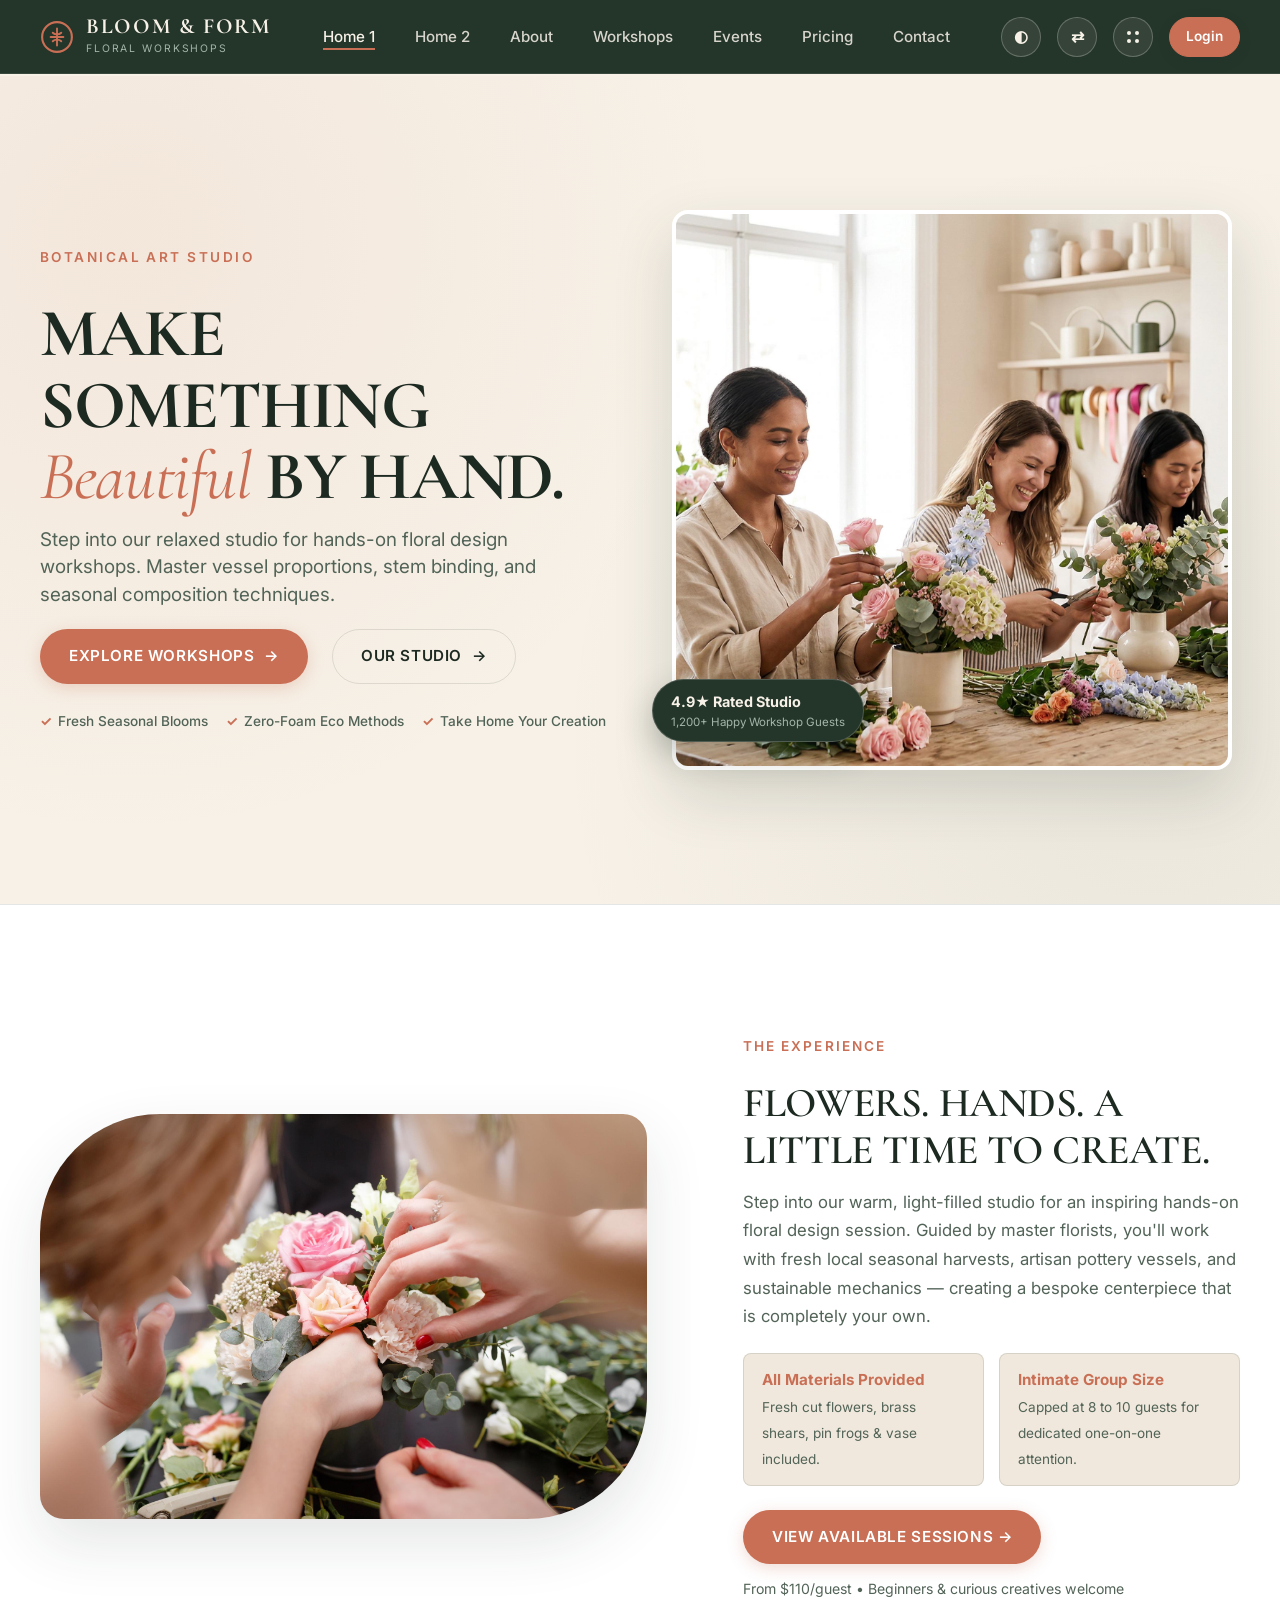
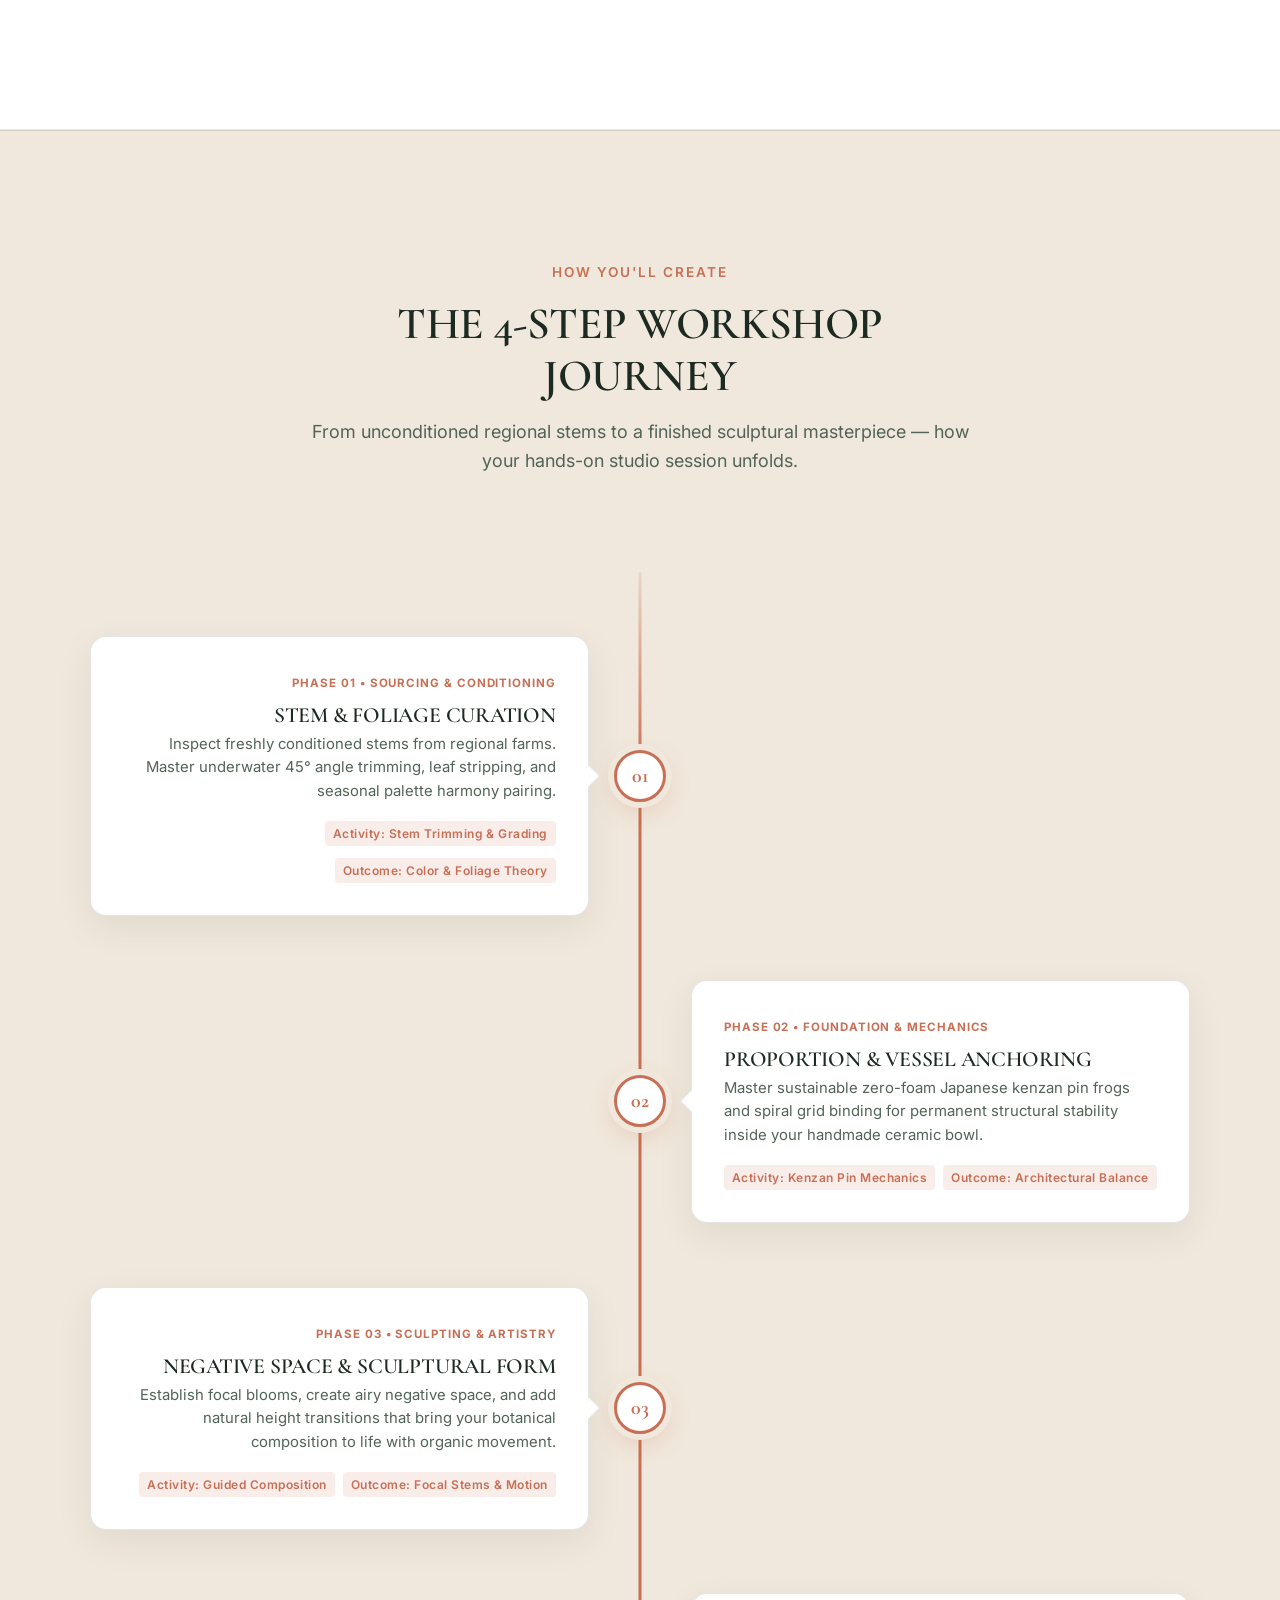
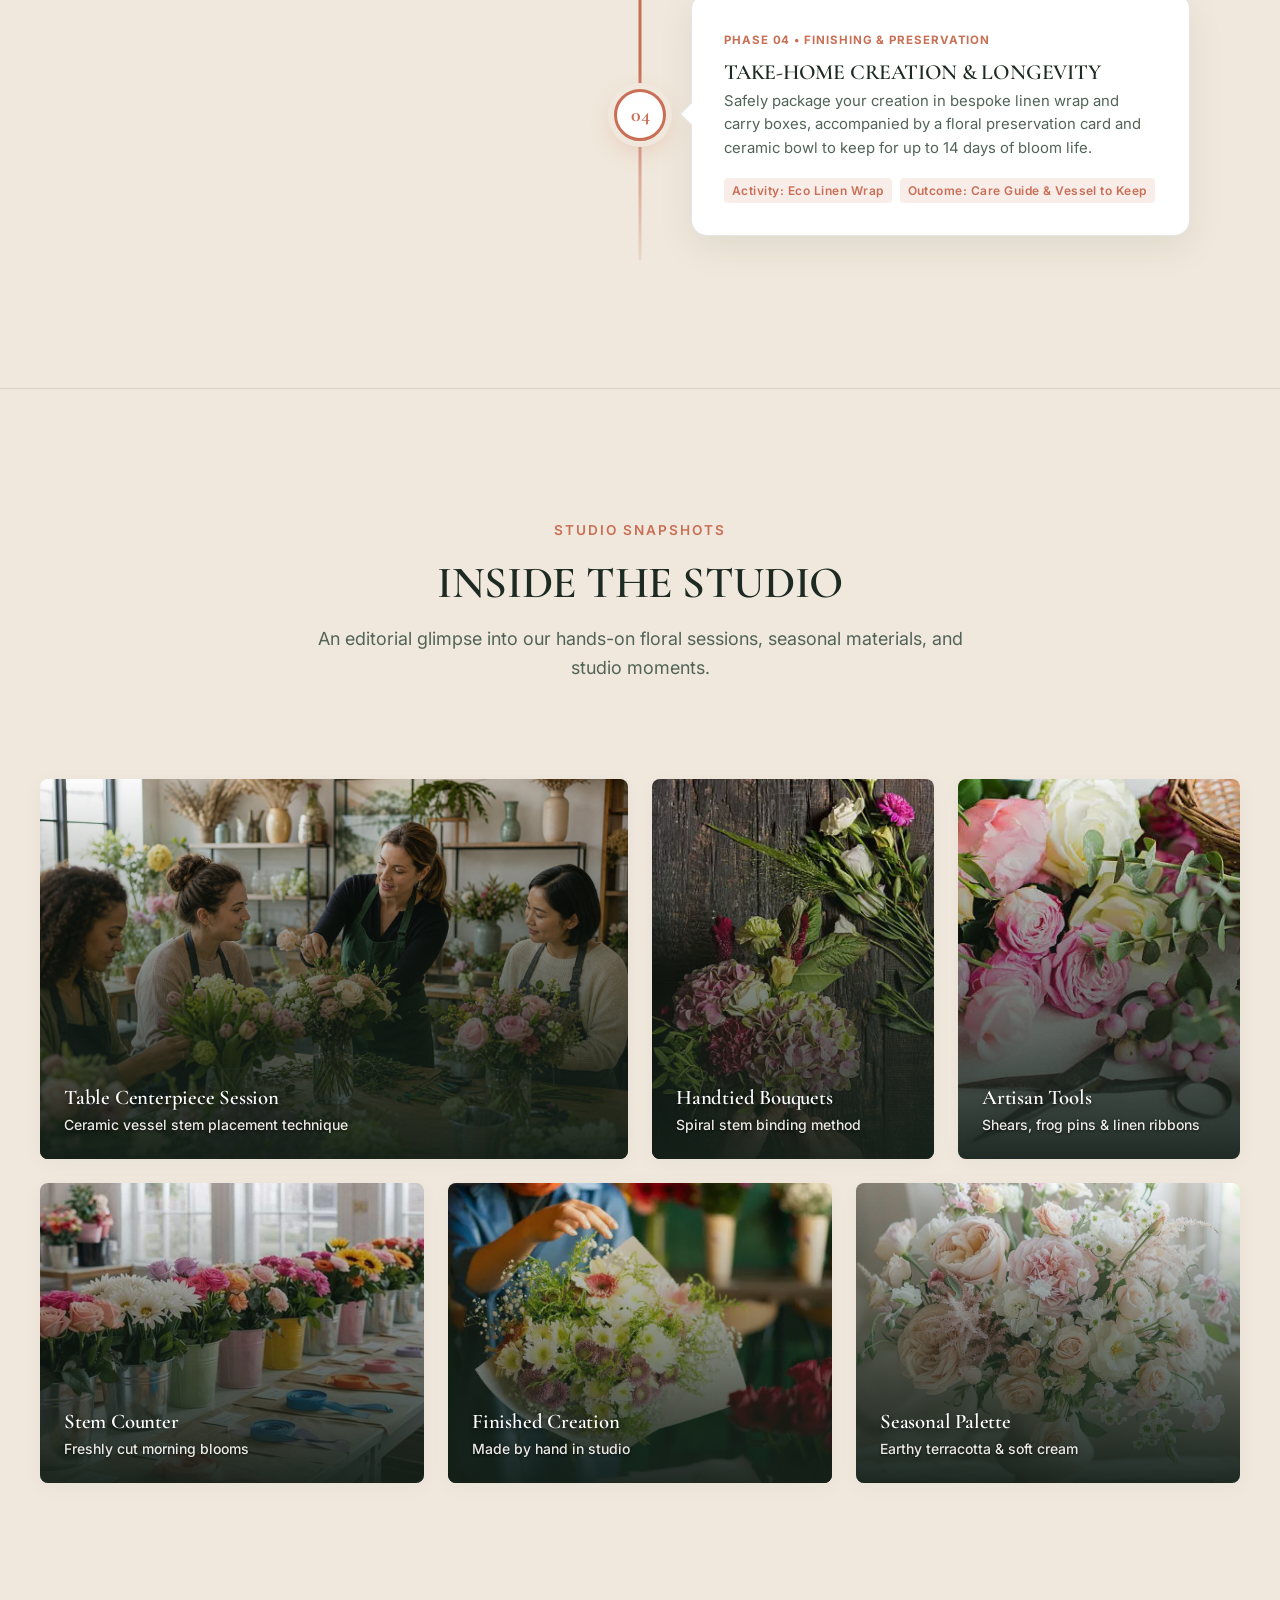
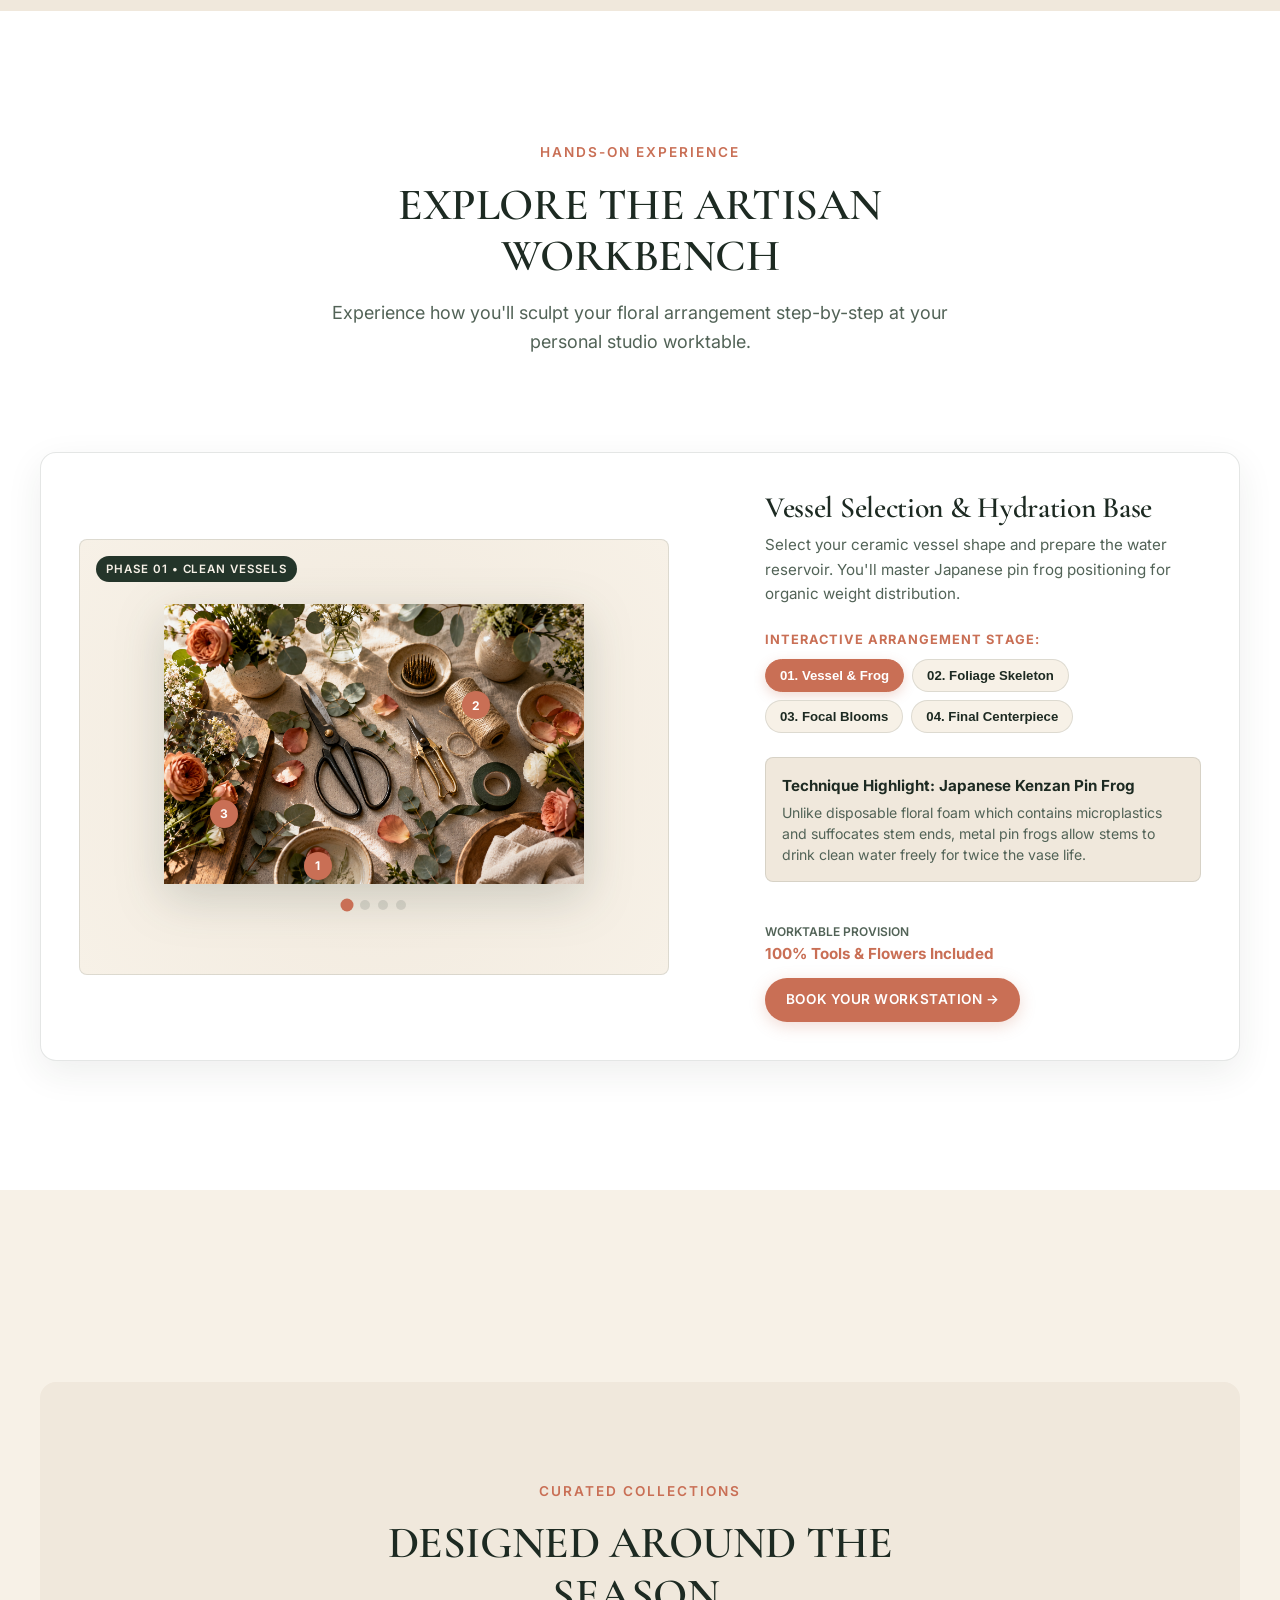
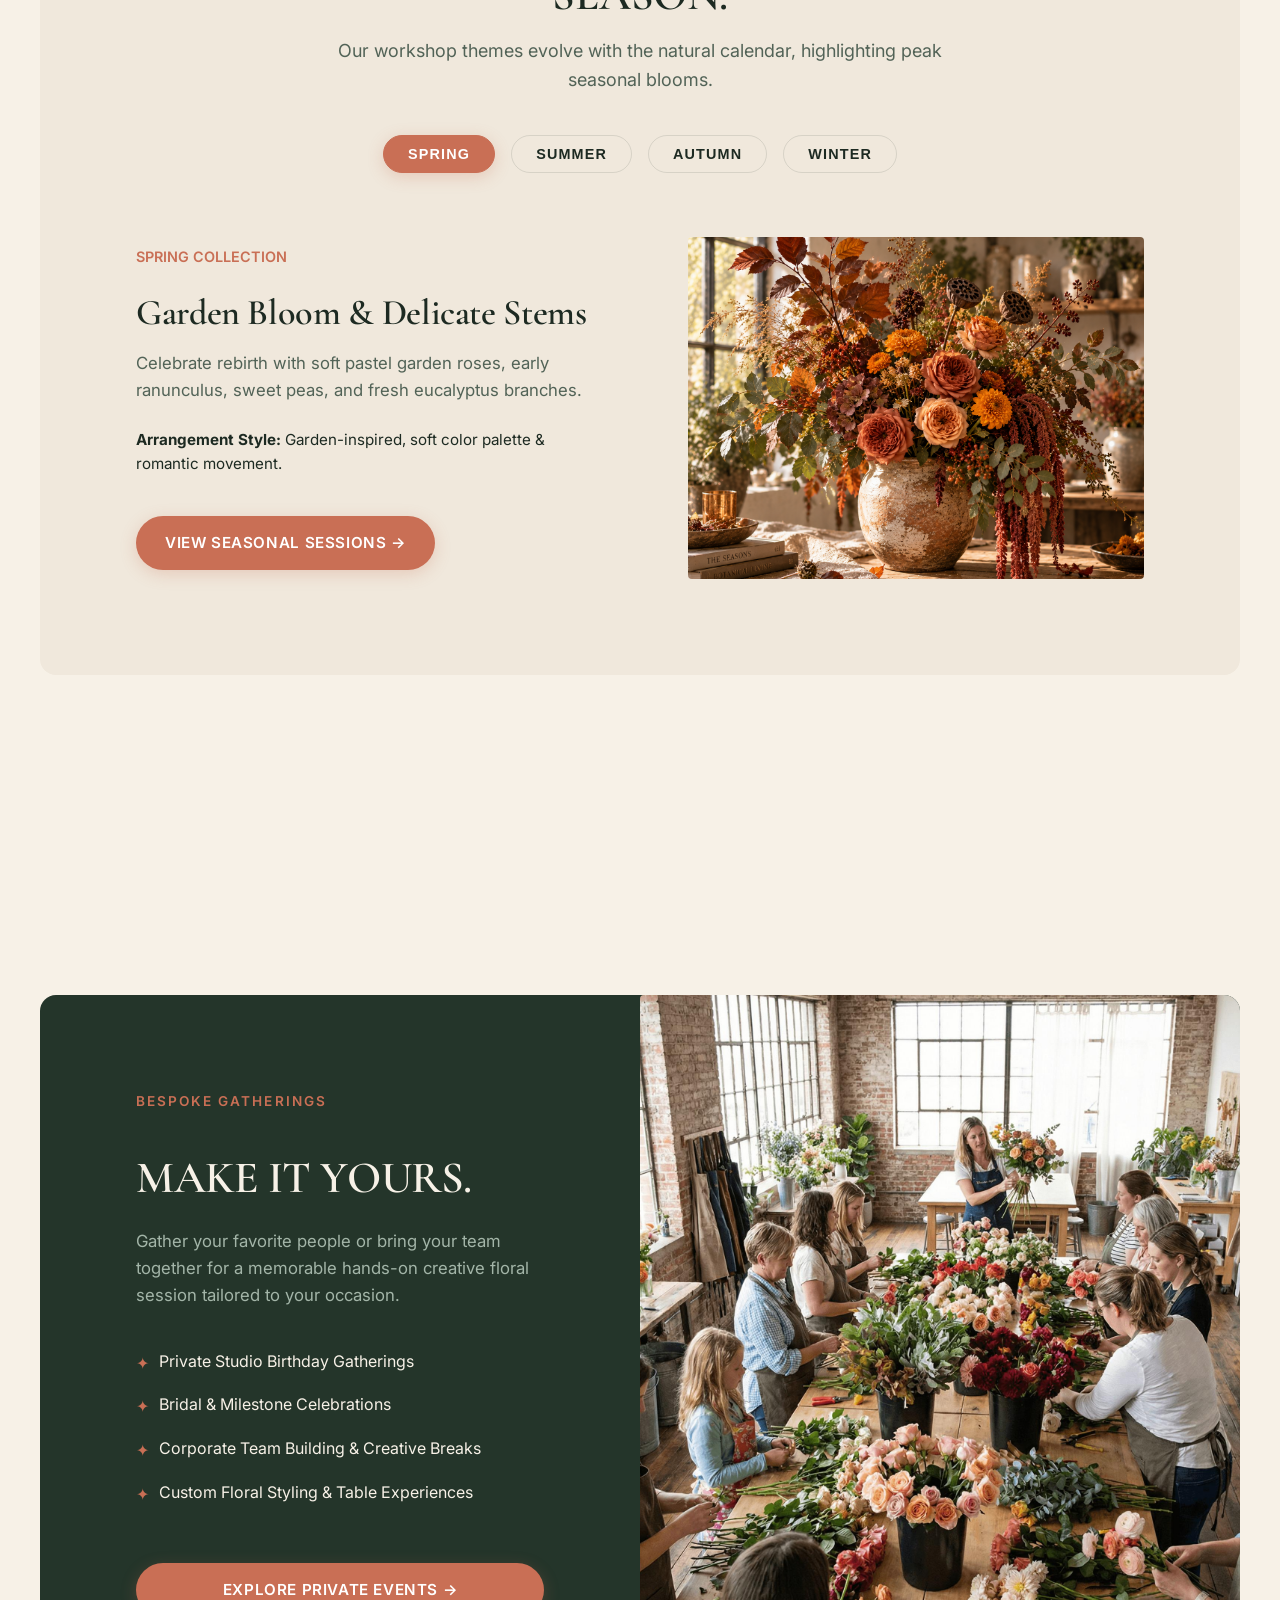
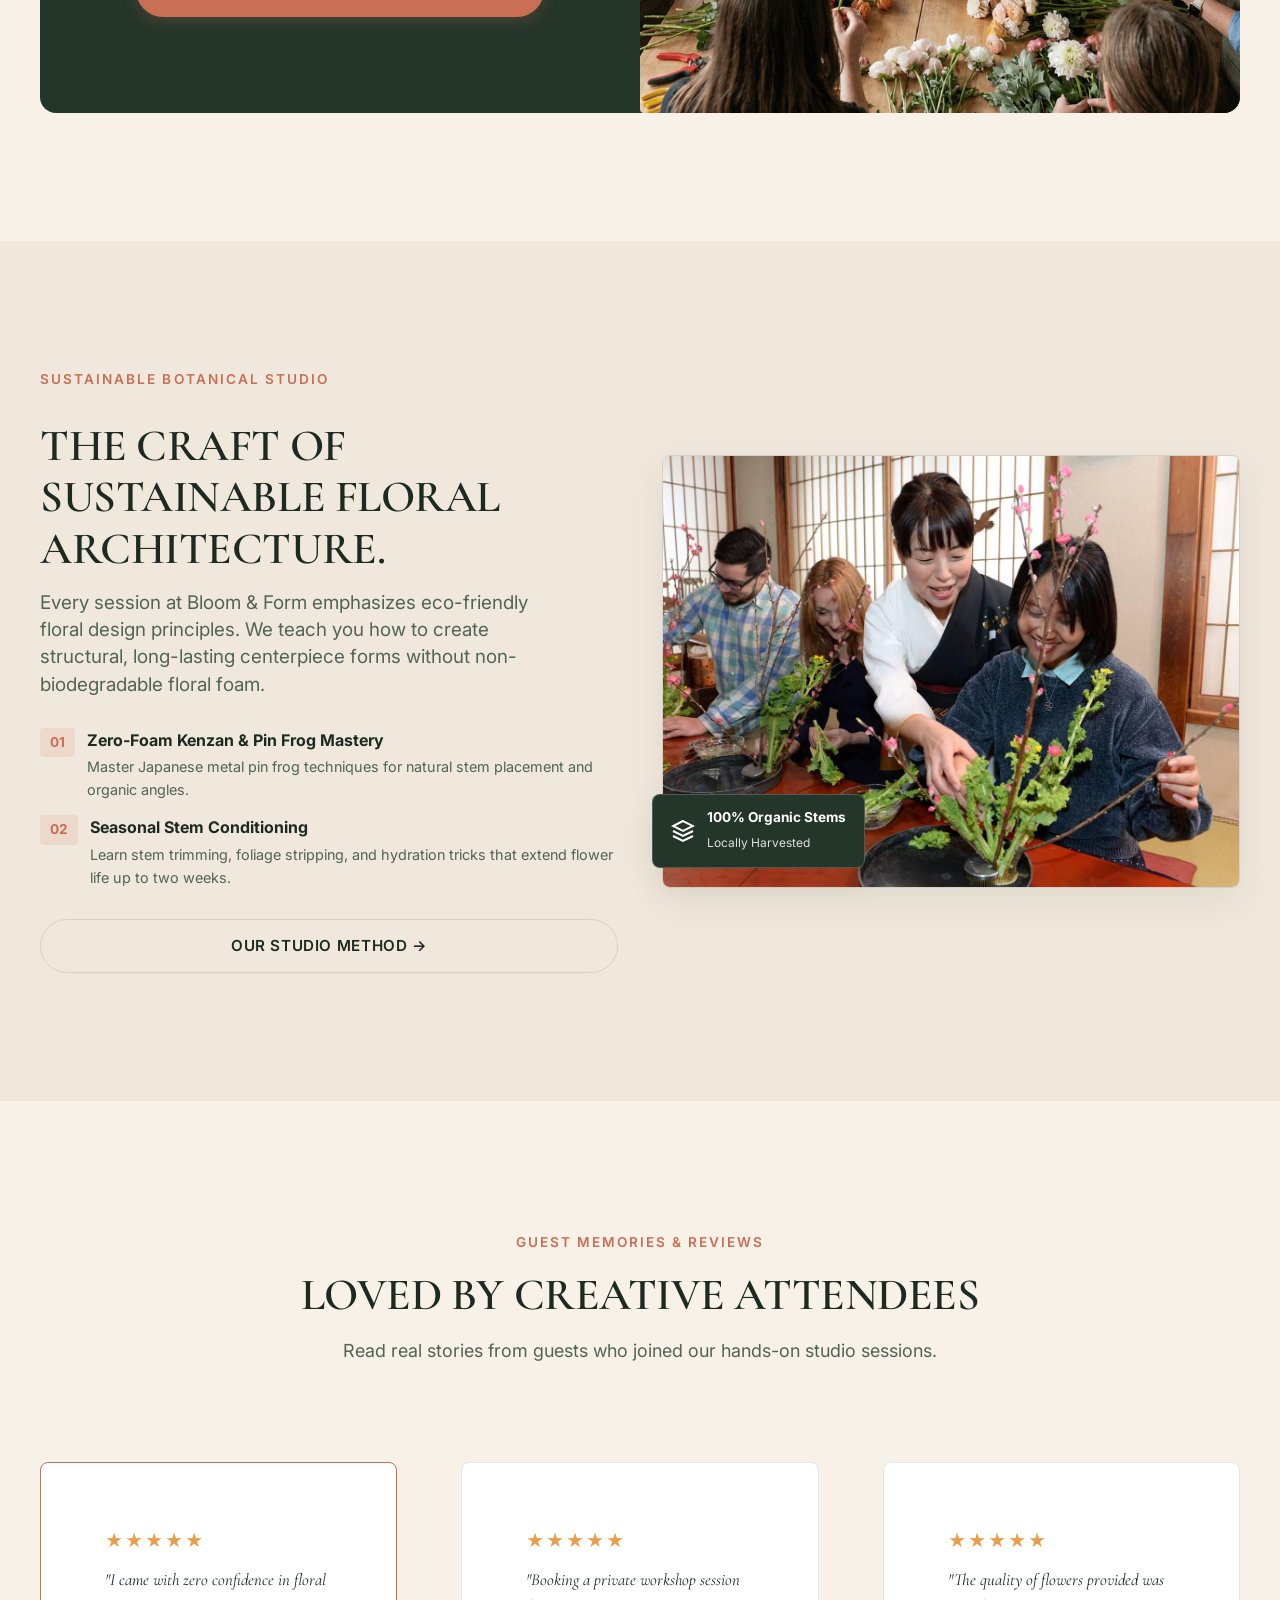
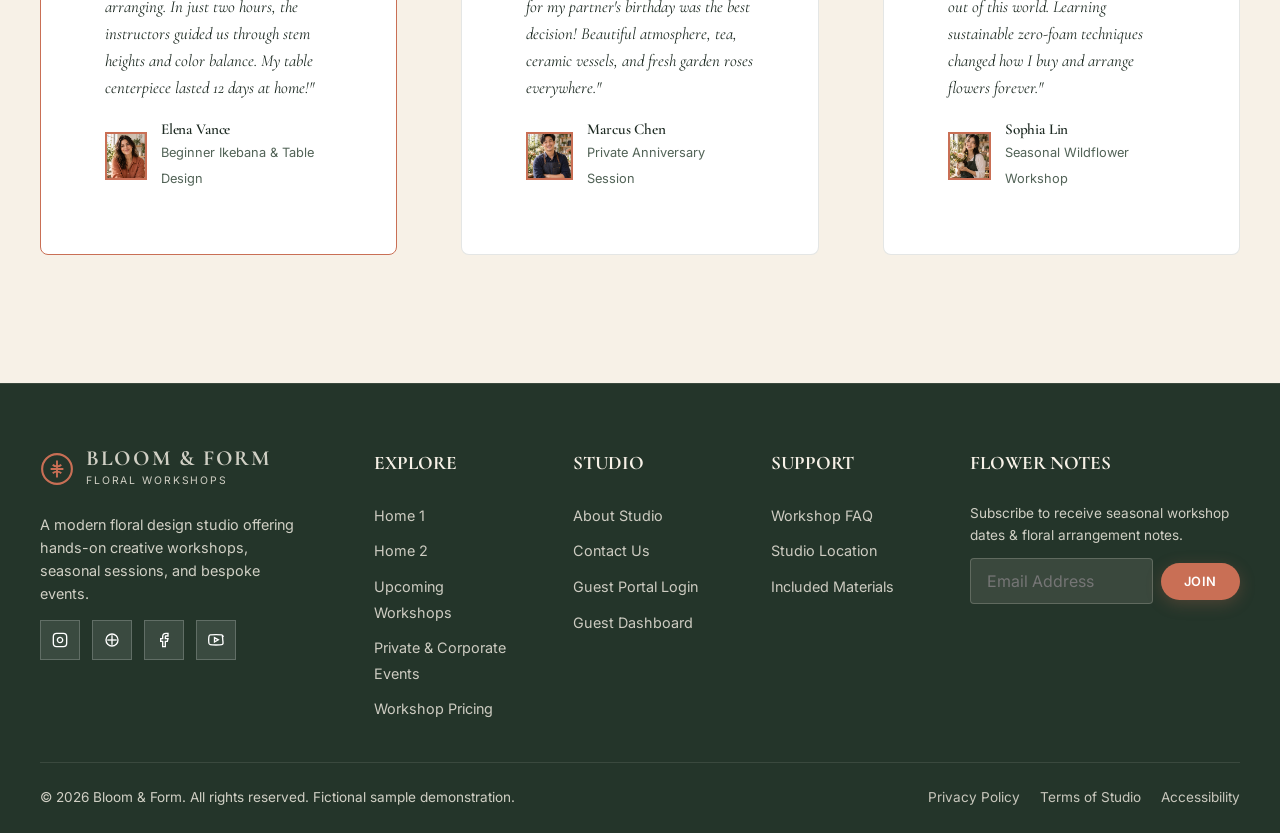
<file: index.html>
<!DOCTYPE html>
<html lang="en" data-theme="light" dir="ltr">
<head>
  <meta charset="UTF-8">
  <meta name="viewport" content="width=device-width, initial-scale=1.0">
  <title>Bloom & Form | Floral Design Workshops</title>
  <meta name="description" content="A premium DIY flower arranging & floral design workshop studio offering hands-on floral sessions, seasonal workshops, private events, and creative team experiences.">
  <meta property="og:title" content="Bloom & Form | Floral Design Workshops">
  <meta property="og:description" content="Make something beautiful by hand in our relaxed botanical studio.">
  <link rel="icon" type="image/svg+xml" href="assets/images/favicon.svg">
  <link rel="stylesheet" href="assets/css/style.css">
</head>
<body>

  <!-- STICKY NAVBAR -->
  <header class="navbar">
    <div class="container nav-container">
      <a href="index.html" class="brand-logo">
        <svg class="logo-icon" viewBox="0 0 32 32" fill="none" xmlns="http://www.w3.org/2000/svg">
          <circle cx="16" cy="16" r="14" stroke="currentColor" stroke-width="2"/>
          <path d="M16 8V24M10 16H22M12 12C14 14 18 14 20 12M12 20C14 18 18 18 20 20" stroke="currentColor" stroke-width="1.8" stroke-linecap="round"/>
        </svg>
        <div class="brand-text">
          <span class="brand-name">BLOOM & FORM</span>
          <span class="brand-descriptor">FLORAL WORKSHOPS</span>
        </div>
      </a>

      <nav>
        <ul class="nav-links">
          <li><a href="index.html" class="nav-link active">Home 1</a></li>
          <li><a href="index2.html" class="nav-link">Home 2</a></li>
          <li><a href="about.html" class="nav-link">About</a></li>
          <li><a href="upcoming-workshops.html" class="nav-link">Workshops</a></li>
          <li><a href="events.html" class="nav-link">Events</a></li>
          <li><a href="pricing.html" class="nav-link">Pricing</a></li>
          <li><a href="contact.html" class="nav-link">Contact</a></li>
        </ul>
      </nav>

      <div class="nav-actions">
        <button class="ctrl-btn js-theme-toggle" aria-label="Toggle Theme" title="Toggle Theme">
          <span>◐</span>
        </button>
        <button class="ctrl-btn js-rtl-toggle" aria-label="Toggle Direction" title="Toggle Direction">
          <span>⇄</span>
        </button>
        <a href="dashboard.html" class="ctrl-btn" aria-label="Dashboard" title="Dashboard">
          <svg width="16" height="16" viewBox="0 0 24 24" fill="currentColor"><circle cx="6" cy="6" r="3"/><circle cx="18" cy="6" r="3"/><circle cx="6" cy="18" r="3"/><circle cx="18" cy="18" r="3"/></svg>
        </a>
        <a href="login.html" class="nav-primary-cta" title="Login">
          <span>Login</span>
        </a>
      </div>

      <button class="mobile-hamburger" aria-label="Open Mobile Menu">
        <svg viewBox="0 0 24 24" fill="none" stroke="currentColor" stroke-width="2"><path d="M4 6h16M4 12h16M4 18h16"/></svg>
      </button>
    </div>
  </header>

  <!-- MOBILE DRAWER -->
  <div class="mobile-drawer">
    <div class="drawer-header">
      <div class="brand-text">
        <span class="brand-name">BLOOM & FORM</span>
        <span class="brand-descriptor">FLORAL WORKSHOPS</span>
      </div>
      <button class="drawer-close-btn" aria-label="Close Menu">✕</button>
    </div>
    <ul class="mobile-drawer-links">
      <li><a href="index.html" class="mobile-drawer-link active">Home 1</a></li>
      <li><a href="index2.html" class="mobile-drawer-link">Home 2</a></li>
      <li><a href="about.html" class="mobile-drawer-link">About</a></li>
      <li><a href="upcoming-workshops.html" class="mobile-drawer-link">Workshops</a></li>
      <li><a href="events.html" class="mobile-drawer-link">Events</a></li>
      <li><a href="pricing.html" class="mobile-drawer-link">Pricing</a></li>
      <li><a href="contact.html" class="mobile-drawer-link">Contact</a></li>
    </ul>
    <div class="drawer-controls">
      <a href="login.html" class="nav-primary-cta" style="width: 100%; text-align: center;">
        <span>Login</span>
      </a>
      <div class="ctrl-group">
        <button class="ctrl-btn js-theme-toggle" aria-label="Toggle Theme" title="Toggle Theme"><span>◐</span></button>
        <button class="ctrl-btn js-rtl-toggle" aria-label="Toggle Direction" title="Toggle Direction"><span>⇄</span></button>
        <a href="dashboard.html" class="ctrl-btn" aria-label="Dashboard" title="Dashboard">
          <svg width="16" height="16" viewBox="0 0 24 24" fill="currentColor"><circle cx="6" cy="6" r="3"/><circle cx="18" cy="6" r="3"/><circle cx="6" cy="18" r="3"/><circle cx="18" cy="18" r="3"/></svg>
        </a>
      </div>
    </div>
  </div>

  <main>
    <!-- HOME SECTION 01 — UNIQUE BOTANICAL EDITORIAL HERO -->
    <section class="hero-section hero-home-1" style="background: radial-gradient(circle at 10% 20%, rgba(201, 111, 85, 0.08) 0%, transparent 45%), radial-gradient(circle at 90% 80%, rgba(36, 53, 42, 0.06) 0%, transparent 45%), var(--bg-primary); padding-block: clamp(2.5rem, 5vh, 4.5rem);">
      <div class="container hero-grid" style="align-items: center; gap: clamp(2rem, 5vw, 4rem);">
        <div class="hero-content">
          <span class="section-tag" style="letter-spacing: 0.18em; color: var(--terracotta-bloom);">BOTANICAL ART STUDIO</span>
          <h1 class="hero-headline">
            MAKE SOMETHING<br>
            <span style="font-style: italic; font-weight: 400; color: var(--terracotta-bloom); font-family: var(--font-serif);">Beautiful</span> BY HAND.
          </h1>
          <p class="hero-supporting">
            Step into our relaxed studio for hands-on floral design workshops. Master vessel proportions, stem binding, and seasonal composition techniques.
          </p>
          <div class="hero-ctas">
            <a href="upcoming-workshops.html" class="btn btn-primary">
              EXPLORE WORKSHOPS <span class="btn-arrow">→</span>
            </a>
            <a href="about.html" class="btn btn-secondary">
              OUR STUDIO <span class="btn-arrow">→</span>
            </a>
          </div>
          <div class="hero-trust-bar">
            <div class="hero-trust-item"><span>✓</span> Fresh Seasonal Blooms</div>
            <div class="hero-trust-item"><span>✓</span> Zero-Foam Eco Methods</div>
            <div class="hero-trust-item"><span>✓</span> Take Home Your Creation</div>
          </div>
        </div>
        <div class="hero-image-wrapper">
          <div class="hero-arch-frame image-leaf-container">
            <img src="assets/images/n4.jpg" alt="Students crafting floral arrangements in a bright sunlit workshop studio">
          </div>
          <div class="hero-stat-badge float-badge-anim">
            <div>
              <div style="font-weight: 700; color: var(--petal-cream); font-size: 0.9rem;">4.9★ Rated Studio</div>
              <div style="font-size: 0.72rem; color: var(--text-inverse-muted); font-weight: 400;">1,200+ Happy Workshop Guests</div>
            </div>
          </div>
        </div>
      </div>
    </section>

    <!-- HOME SECTION 02 — WORKSHOP EXPERIENCE OVERVIEW -->
    <section class="section-padding" style="background-color: var(--bg-surface); border-block: 1px solid var(--border-color);">
      <div class="container experience-grid" style="align-items: center;">
        <div style="position: relative; display: flex; align-items: center; justify-content: center;">
          <div class="image-leaf-container hover-petal-card" style="width: 100%; border-radius: 120px 24px 120px 24px; overflow: hidden; box-shadow: var(--shadow-lg);">
            <img src="assets/images/n2.jpg" alt="Hands arranging fresh botanical garden roses and eucalyptus in workshop vessel">
          </div>
        </div>
        <div>
          <span class="section-tag" style="color: var(--terracotta-bloom);">THE EXPERIENCE</span>
          <h2 style="font-size: clamp(1.85rem, 3.2vw, 2.75rem); margin-block: 6px 14px;">FLOWERS. HANDS. A LITTLE TIME TO CREATE.</h2>
          <p style="font-size: 1.05rem; line-height: 1.7; margin-bottom: 20px; color: var(--text-muted);">
            Step into our warm, light-filled studio for an inspiring hands-on floral design session. Guided by master florists, you'll work with fresh local seasonal harvests, artisan pottery vessels, and sustainable mechanics — creating a bespoke centerpiece that is completely your own.
          </p>

          <div style="display: grid; grid-template-columns: repeat(auto-fit, minmax(200px, 1fr)); gap: 14px; margin-block: 22px;">
            <div style="background: var(--bg-surface-elevated); padding: 14px 18px; border-radius: var(--radius-md); border: 1px solid var(--border-color);" class="hover-petal-card">
              <strong style="color: var(--terracotta-bloom); display: block; font-size: 0.95rem; margin-bottom: 2px;">All Materials Provided</strong>
              <span style="font-size: 0.85rem; color: var(--text-muted);">Fresh cut flowers, brass shears, pin frogs & vase included.</span>
            </div>
            <div style="background: var(--bg-surface-elevated); padding: 14px 18px; border-radius: var(--radius-md); border: 1px solid var(--border-color);" class="hover-petal-card">
              <strong style="color: var(--terracotta-bloom); display: block; font-size: 0.95rem; margin-bottom: 2px;">Intimate Group Size</strong>
              <span style="font-size: 0.85rem; color: var(--text-muted);">Capped at 8 to 10 guests for dedicated one-on-one attention.</span>
            </div>
          </div>

          <div style="margin-top: var(--space-md); display: flex; flex-wrap: wrap; gap: 14px; align-items: center;">
            <a href="upcoming-workshops.html" class="btn btn-primary">VIEW AVAILABLE SESSIONS →</a>
            <span style="font-size: 0.88rem; color: var(--text-muted);">From $110/guest • Beginners & curious creatives welcome</span>
          </div>
        </div>
      </div>
    </section>

    <!-- HOME SECTION 02B — THE 4-STEP GUIDED CREATIVE JOURNEY (CENTER LINE TIMELINE) -->
    <section class="section-padding steps-timeline-section">
      <div class="container">
        <div class="section-header center-align">
          <span class="section-tag" style="color: var(--terracotta-bloom);">HOW YOU'LL CREATE</span>
          <h2>THE 4-STEP WORKSHOP JOURNEY</h2>
          <p>From unconditioned regional stems to a finished sculptural masterpiece — how your hands-on studio session unfolds.</p>
        </div>

        <div class="steps-timeline-container">
          
          <!-- Step 01: Left -->
          <div class="timeline-step-row timeline-step-left">
            <div class="timeline-card-col">
              <div class="timeline-step-card hover-petal-card">
                <span class="journey-step-badge">Phase 01 • Sourcing & Conditioning</span>
                <h3 style="font-family: var(--font-serif); font-size: 1.35rem; margin-block: 8px 6px; color: var(--text-main);">STEM & FOLIAGE CURATION</h3>
                <p style="font-size: 0.93rem; color: var(--text-muted); line-height: 1.55; margin: 0;">
                  Inspect freshly conditioned stems from regional farms. Master underwater 45° angle trimming, leaf stripping, and seasonal palette harmony pairing.
                </p>
                <div class="timeline-step-badges">
                  <span class="workshop-outcomes-pill">Activity: Stem Trimming & Grading</span>
                  <span class="workshop-outcomes-pill">Outcome: Color & Foliage Theory</span>
                </div>
              </div>
            </div>
            <div class="timeline-center-node" aria-label="Step 1">
              <span class="timeline-node-num">01</span>
            </div>
            <div class="timeline-empty-col"></div>
          </div>

          <!-- Step 02: Right -->
          <div class="timeline-step-row timeline-step-right">
            <div class="timeline-card-col">
              <div class="timeline-step-card hover-petal-card">
                <span class="journey-step-badge">Phase 02 • Foundation & Mechanics</span>
                <h3 style="font-family: var(--font-serif); font-size: 1.35rem; margin-block: 8px 6px; color: var(--text-main);">PROPORTION & VESSEL ANCHORING</h3>
                <p style="font-size: 0.93rem; color: var(--text-muted); line-height: 1.55; margin: 0;">
                  Master sustainable zero-foam Japanese kenzan pin frogs and spiral grid binding for permanent structural stability inside your handmade ceramic bowl.
                </p>
                <div class="timeline-step-badges">
                  <span class="workshop-outcomes-pill">Activity: Kenzan Pin Mechanics</span>
                  <span class="workshop-outcomes-pill">Outcome: Architectural Balance</span>
                </div>
              </div>
            </div>
            <div class="timeline-center-node" aria-label="Step 2">
              <span class="timeline-node-num">02</span>
            </div>
            <div class="timeline-empty-col"></div>
          </div>

          <!-- Step 03: Left -->
          <div class="timeline-step-row timeline-step-left">
            <div class="timeline-card-col">
              <div class="timeline-step-card hover-petal-card">
                <span class="journey-step-badge">Phase 03 • Sculpting & Artistry</span>
                <h3 style="font-family: var(--font-serif); font-size: 1.35rem; margin-block: 8px 6px; color: var(--text-main);">NEGATIVE SPACE & SCULPTURAL FORM</h3>
                <p style="font-size: 0.93rem; color: var(--text-muted); line-height: 1.55; margin: 0;">
                  Establish focal blooms, create airy negative space, and add natural height transitions that bring your botanical composition to life with organic movement.
                </p>
                <div class="timeline-step-badges">
                  <span class="workshop-outcomes-pill">Activity: Guided Composition</span>
                  <span class="workshop-outcomes-pill">Outcome: Focal Stems & Motion</span>
                </div>
              </div>
            </div>
            <div class="timeline-center-node" aria-label="Step 3">
              <span class="timeline-node-num">03</span>
            </div>
            <div class="timeline-empty-col"></div>
          </div>

          <!-- Step 04: Right -->
          <div class="timeline-step-row timeline-step-right">
            <div class="timeline-card-col">
              <div class="timeline-step-card hover-petal-card">
                <span class="journey-step-badge">Phase 04 • Finishing & Preservation</span>
                <h3 style="font-family: var(--font-serif); font-size: 1.35rem; margin-block: 8px 6px; color: var(--text-main);">TAKE-HOME CREATION & LONGEVITY</h3>
                <p style="font-size: 0.93rem; color: var(--text-muted); line-height: 1.55; margin: 0;">
                  Safely package your creation in bespoke linen wrap and carry boxes, accompanied by a floral preservation card and ceramic bowl to keep for up to 14 days of bloom life.
                </p>
                <div class="timeline-step-badges">
                  <span class="workshop-outcomes-pill">Activity: Eco Linen Wrap</span>
                  <span class="workshop-outcomes-pill">Outcome: Care Guide & Vessel to Keep</span>
                </div>
              </div>
            </div>
            <div class="timeline-center-node" aria-label="Step 4">
              <span class="timeline-node-num">04</span>
            </div>
            <div class="timeline-empty-col"></div>
          </div>

        </div>
      </div>
    </section>

    <!-- HOME SECTION 03 — WORKSHOP GALLERY -->
    <section class="section-padding" style="background-color: var(--bg-surface-elevated);">
      <div class="container">
        <div class="section-header center-align">
          <span class="section-tag">STUDIO SNAPSHOTS</span>
          <h2>INSIDE THE STUDIO</h2>
          <p>An editorial glimpse into our hands-on floral sessions, seasonal materials, and studio moments.</p>
        </div>

        <div class="gallery-grid">
          <div class="gallery-item col-6 image-leaf-container">
            <img src="assets/images/n6.jpg" alt="Instructor guiding table arrangement in workshop">
            <div class="gallery-overlay">
              <h4>Table Centerpiece Session</h4>
              <p>Ceramic vessel stem placement technique</p>
            </div>
          </div>

          <div class="gallery-item col-3 image-leaf-container">
            <img src="assets/images/n9.jpg" alt="Artisan hands binding fresh floral bouquet with twine and shears">
            <div class="gallery-overlay">
              <h4>Handtied Bouquets</h4>
              <p>Spiral stem binding method</p>
            </div>
          </div>

          <div class="gallery-item col-3 image-leaf-container">
            <img src="assets/images/n10.jpg" alt="Brass floral shears, fresh hypericum berries, and pruning toolkit">
            <div class="gallery-overlay">
              <h4>Artisan Tools</h4>
              <p>Shears, frog pins & linen ribbons</p>
            </div>
          </div>

          <div class="gallery-item col-4 image-leaf-container">
            <img src="assets/images/n.jpg" alt="Flower buckets and stem selection table">
            <div class="gallery-overlay">
              <h4>Stem Counter</h4>
              <p>Freshly cut morning blooms</p>
            </div>
          </div>

          <div class="gallery-item col-4 image-leaf-container">
            <img src="assets/images/n11.jpg" alt="Workshop guest holding completed handmade wrapped bouquet">
            <div class="gallery-overlay">
              <h4>Finished Creation</h4>
              <p>Made by hand in studio</p>
            </div>
          </div>

          <div class="gallery-item col-4 image-leaf-container">
            <img src="assets/images/n3.jpg" alt="Artisan botanical centerpiece in earth-toned ceramic pedestal vase">
            <div class="gallery-overlay">
              <h4>Seasonal Palette</h4>
              <p>Earthy terracotta & soft cream</p>
            </div>
          </div>
        </div>
      </div>
    </section>

    <!-- HOME INTERACTIVE SECTION — HANDS-ON WORKBENCH SIMULATOR -->
    <section class="section-padding" style="background-color: var(--bg-surface);">
      <div class="container">
        <div class="section-header center-align">
          <span class="section-tag">HANDS-ON EXPERIENCE</span>
          <h2>EXPLORE THE ARTISAN WORKBENCH</h2>
          <p>Experience how you'll sculpt your floral arrangement step-by-step at your personal studio worktable.</p>
        </div>

        <div class="workbench-container hover-petal-card">
          <div class="workbench-grid">
            <!-- Visual Stage with Interactive Hotspots -->
            <div class="workbench-stage">
              <span class="workbench-stage-badge" id="workbench-badge">Phase 01 • Clean Vessels</span>
              <img id="workbench-img" src="assets/images/2.png" alt="Artisan ceramic vase and floral tools">
              
              <!-- Interactive Hotspots -->
              <div class="stage-hotspot js-hotspot" style="bottom: 24%; inset-inline-start: 35%;" data-title="Kenzan Pin Frog" data-desc="Heavy Japanese brass pin frog sitting inside the vase. Stems press directly into sharp pins for zero-foam structural integrity." title="Click to inspect: Pin Frog">1</div>
              <div class="stage-hotspot js-hotspot" style="top: 25%; inset-inline-end: 32%;" data-title="Focal Stems" data-desc="Peak seasonal garden roses and ranunculus placed at dynamic 45-degree angles to create natural movement." title="Click to inspect: Focal Stems">2</div>
              <div class="stage-hotspot js-hotspot" style="bottom: 18%; inset-inline-end: 22%;" data-title="Hand-Crafted Pottery" data-desc="Artisan turned ceramic vessel with earthy textured glaze — yours to keep and refill for years to come." title="Click to inspect: Pottery Vessel">3</div>

              <div class="workbench-step-indicators">
                <span class="workbench-dot active" data-step="0"></span>
                <span class="workbench-dot" data-step="1"></span>
                <span class="workbench-dot" data-step="2"></span>
                <span class="workbench-dot" data-step="3"></span>
              </div>
            </div>

            <!-- Controls & Live Information -->
            <div class="workbench-panel">
              <h3 class="workbench-panel-title" id="workbench-title">Vessel Selection & Hydration Base</h3>
              <p id="workbench-desc" style="font-size: 0.95rem; color: var(--text-muted); line-height: 1.6;">
                Select your ceramic vessel shape and prepare the water reservoir. You'll master Japanese pin frog positioning for organic weight distribution.
              </p>

              <div class="workbench-controls-group">
                <span class="workbench-controls-label">Interactive Arrangement Stage:</span>
                <div class="workbench-btn-group">
                  <button class="workbench-selector-btn active" data-workbench="vessel">01. Vessel & Frog</button>
                  <button class="workbench-selector-btn" data-workbench="foliage">02. Foliage Skeleton</button>
                  <button class="workbench-selector-btn" data-workbench="blooms">03. Focal Blooms</button>
                  <button class="workbench-selector-btn" data-workbench="finishing">04. Final Centerpiece</button>
                </div>
              </div>

              <!-- Hotspot / Step Info Card -->
              <div class="workbench-live-card" id="workbench-card">
                <strong id="workbench-card-title">Technique Highlight: Japanese Kenzan Pin Frog</strong>
                <p id="workbench-card-text">
                  Unlike disposable floral foam which contains microplastics and suffocates stem ends, metal pin frogs allow stems to drink clean water freely for twice the vase life.
                </p>
              </div>

              <div style="margin-top: var(--space-lg); display: flex; align-items: center; justify-content: space-between; flex-wrap: wrap; gap: 12px;">
                <div>
                  <div style="font-size: 0.75rem; color: var(--text-muted); text-transform: uppercase; font-weight: 600;">Worktable Provision</div>
                  <div style="font-size: 0.95rem; font-weight: 700; color: var(--terracotta-bloom);">100% Tools & Flowers Included</div>
                </div>
                <a href="upcoming-workshops.html" class="btn btn-primary" style="padding: 10px 20px; font-size: 0.85rem;">BOOK YOUR WORKSTATION →</a>
              </div>
            </div>
          </div>
        </div>
      </div>
    </section>

    <!-- HOME SECTION 04 — SEASONAL STORY -->
    <section class="section-padding">
      <div class="container">
        <div class="seasonal-section">
          <div class="section-header center-align" style="margin-bottom: var(--space-lg);">
            <span class="section-tag">CURATED COLLECTIONS</span>
            <h2>DESIGNED AROUND THE SEASON.</h2>
            <p>Our workshop themes evolve with the natural calendar, highlighting peak seasonal blooms.</p>
          </div>

          <div class="seasonal-tabs">
            <button class="seasonal-tab-btn active" data-season="spring">SPRING</button>
            <button class="seasonal-tab-btn" data-season="summer">SUMMER</button>
            <button class="seasonal-tab-btn" data-season="autumn">AUTUMN</button>
            <button class="seasonal-tab-btn" data-season="winter">WINTER</button>
          </div>

          <div class="seasonal-card">
            <div class="seasonal-content">
              <span class="seasonal-meta-tag" id="seasonal-meta">SPRING COLLECTION</span>
              <h3 id="seasonal-title">Garden Bloom & Delicate Stems</h3>
              <p id="seasonal-desc" style="margin-bottom: var(--space-md);">
                Celebrate rebirth with soft pastel garden roses, early ranunculus, sweet peas, and fresh eucalyptus branches.
              </p>
              <div style="margin-bottom: var(--space-lg); font-size: 0.95rem; color: var(--text-main);">
                <strong>Arrangement Style:</strong> <span id="seasonal-style">Garden-inspired, soft color palette & romantic movement.</span>
              </div>
              <a href="upcoming-workshops.html" class="btn btn-primary">
                VIEW SEASONAL SESSIONS →
              </a>
            </div>
            <div class="image-leaf-container hover-petal-card">
              <img id="seasonal-img" src="assets/images/30.png" alt="Seasonal floral arrangement" style="aspect-ratio: 4/3;">
            </div>
          </div>
        </div>
      </div>
    </section>

    <!-- HOME SECTION 05 — PRIVATE & CORPORATE -->
    <section class="section-padding">
      <div class="container">
        <div class="split-event-card">
          <div class="event-content">
            <span class="section-tag" style="color: var(--terracotta-bloom);">BESPOKE GATHERINGS</span>
            <h2 style="color: var(--petal-cream);">MAKE IT YOURS.</h2>
            <p>Gather your favorite people or bring your team together for a memorable hands-on creative floral session tailored to your occasion.</p>
            <ul class="event-list">
              <li>Private Studio Birthday Gatherings</li>
              <li>Bridal & Milestone Celebrations</li>
              <li>Corporate Team Building & Creative Breaks</li>
              <li>Custom Floral Styling & Table Experiences</li>
            </ul>
            <a href="events.html" class="btn btn-primary" style="margin-top: var(--space-sm);">
              EXPLORE PRIVATE EVENTS →
            </a>
          </div>
          <div class="image-leaf-container">
            <img class="event-image" src="assets/images/n1.jpg" alt="Overhead view of full studio workshop gathering around the table">
          </div>
        </div>
      </div>
    </section>

    <!-- HOME SECTION 06 — UNIQUE FEATURE SECTION: BOTANICAL ARCHITECTURE -->
    <section class="section-padding" style="background-color: var(--bg-surface-elevated);">
      <div class="container hero-grid" style="align-items: center;">
        <div class="hero-content">
          <span class="section-tag" style="color: var(--terracotta-bloom);">SUSTAINABLE BOTANICAL STUDIO</span>
          <h2>THE CRAFT OF SUSTAINABLE FLORAL ARCHITECTURE.</h2>
          <p class="hero-supporting">
            Every session at Bloom & Form emphasizes eco-friendly floral design principles. We teach you how to create structural, long-lasting centerpiece forms without non-biodegradable floral foam.
          </p>
          <div style="display: flex; flex-direction: column; gap: 14px; margin-block: var(--space-sm);">
            <div style="display: flex; gap: 12px; align-items: flex-start;">
              <span style="background: var(--terracotta-light); color: var(--terracotta-bloom); padding: 4px 10px; border-radius: 4px; font-weight: bold; font-size: 0.85rem;">01</span>
              <div>
                <strong style="color: var(--text-main);">Zero-Foam Kenzan & Pin Frog Mastery</strong>
                <p style="font-size: 0.9rem; margin-top: 2px;">Master Japanese metal pin frog techniques for natural stem placement and organic angles.</p>
              </div>
            </div>
            <div style="display: flex; gap: 12px; align-items: flex-start;">
              <span style="background: var(--terracotta-light); color: var(--terracotta-bloom); padding: 4px 10px; border-radius: 4px; font-weight: bold; font-size: 0.85rem;">02</span>
              <div>
                <strong style="color: var(--text-main);">Seasonal Stem Conditioning</strong>
                <p style="font-size: 0.9rem; margin-top: 2px;">Learn stem trimming, foliage stripping, and hydration tricks that extend flower life up to two weeks.</p>
              </div>
            </div>
          </div>
          <a href="about.html" class="btn btn-secondary">
            OUR STUDIO METHOD →
          </a>
        </div>
        <div class="hero-image-wrapper" style="position: relative;">
          <div class="hero-image-frame image-leaf-container hover-petal-card">
            <img src="assets/images/n8.jpg" alt="Japanese Ikebana and kenzan pin frog arranging session in ceramic bowls">
          </div>
          <div class="hero-badge-float float-badge-anim" style="bottom: 20px; inset-inline-start: -10px; background: var(--botanical-deep); color: #FFF; border: 1px solid rgba(255,255,255,0.2);">
            <svg width="24" height="24" viewBox="0 0 24 24" fill="none" stroke="currentColor" stroke-width="2"><path d="M12 2L2 7l10 5 10-5-10-5zM2 17l10 5 10-5M2 12l10 5 10-5"/></svg>
            <div>
              <strong style="display: block; font-size: 0.85rem;">100% Organic Stems</strong>
              <span style="font-size: 0.75rem; opacity: 0.85;">Locally Harvested</span>
            </div>
          </div>
        </div>
      </div>
    </section>

    <!-- HOME SECTION 07 — ANIMATED TESTIMONIALS SECTION -->
    <section class="section-padding">
      <div class="container">
        <div class="section-header center-align">
          <span class="section-tag">GUEST MEMORIES & REVIEWS</span>
          <h2>LOVED BY CREATIVE ATTENDEES</h2>
          <p>Read real stories from guests who joined our hands-on studio sessions.</p>
        </div>

        <div class="testimonial-grid">
          <div class="testimonial-card featured-testimonial">
            <div>
              <div class="testimonial-stars">★★★★★</div>
              <p class="testimonial-quote">
                "I came with zero confidence in floral arranging. In just two hours, the instructors guided us through stem heights and color balance. My table centerpiece lasted 12 days at home!"
              </p>
            </div>
            <div class="testimonial-author">
              <img src="assets/images/33.png" alt="Elena Vance" class="author-avatar">
              <div class="author-info">
                <h4>Elena Vance</h4>
                <span>Beginner Ikebana & Table Design</span>
              </div>
            </div>
          </div>

          <div class="testimonial-card">
            <div>
              <div class="testimonial-stars">★★★★★</div>
              <p class="testimonial-quote">
                "Booking a private workshop session for my partner's birthday was the best decision! Beautiful atmosphere, tea, ceramic vessels, and fresh garden roses everywhere."
              </p>
            </div>
            <div class="testimonial-author">
              <img src="assets/images/34.png" alt="Marcus Chen" class="author-avatar">
              <div class="author-info">
                <h4>Marcus Chen</h4>
                <span>Private Anniversary Session</span>
              </div>
            </div>
          </div>

          <div class="testimonial-card">
            <div>
              <div class="testimonial-stars">★★★★★</div>
              <p class="testimonial-quote">
                "The quality of flowers provided was out of this world. Learning sustainable zero-foam techniques changed how I buy and arrange flowers forever."
              </p>
            </div>
            <div class="testimonial-author">
              <img src="assets/images/35.png" alt="Sophia Lin" class="author-avatar">
              <div class="author-info">
                <h4>Sophia Lin</h4>
                <span>Seasonal Wildflower Workshop</span>
              </div>
            </div>
          </div>
        </div>
      </div>
    </section>
  </main>

  <!-- FOOTER -->
  <footer class="footer">
    <div class="container">
      <div class="footer-grid">
        <div class="footer-col">
          <a href="index.html" class="brand-logo" style="margin-bottom: var(--space-md);">
            <svg class="logo-icon" viewBox="0 0 32 32" fill="none" xmlns="http://www.w3.org/2000/svg">
              <circle cx="16" cy="16" r="14" stroke="currentColor" stroke-width="2"/>
              <path d="M16 8V24M10 16H22M12 12C14 14 18 14 20 12M12 20C14 18 18 18 20 20" stroke="currentColor" stroke-width="1.8"/>
            </svg>
            <div class="brand-text">
              <span class="brand-name">BLOOM & FORM</span>
              <span class="brand-descriptor">FLORAL WORKSHOPS</span>
            </div>
          </a>
          <p style="color: var(--text-inverse-muted); font-size: 0.9rem; margin-bottom: 14px;">
            A modern floral design studio offering hands-on creative workshops, seasonal sessions, and bespoke events.
          </p>
          <div class="social-links-grid">
            <a href="#" class="social-icon-btn" aria-label="Instagram" title="Instagram" style="background: rgba(255,255,255,0.1); border-color: rgba(255,255,255,0.2); color: #fff;">
              <svg width="16" height="16" viewBox="0 0 24 24" fill="none" stroke="currentColor" stroke-width="2"><rect x="2" y="2" width="20" height="20" rx="5" ry="5"/><path d="M16 11.37A4 4 0 1 1 12.63 8 4 4 0 0 1 16 11.37z"/><line x1="17.5" y1="6.5" x2="17.51" y2="6.5"/></svg>
            </a>
            <a href="#" class="social-icon-btn" aria-label="Pinterest" title="Pinterest" style="background: rgba(255,255,255,0.1); border-color: rgba(255,255,255,0.2); color: #fff;">
              <svg width="16" height="16" viewBox="0 0 24 24" fill="none" stroke="currentColor" stroke-width="2"><line x1="12" y1="5" x2="12" y2="19"/><path d="M5 12h14"/><circle cx="12" cy="12" r="9"/></svg>
            </a>
            <a href="#" class="social-icon-btn" aria-label="Facebook" title="Facebook" style="background: rgba(255,255,255,0.1); border-color: rgba(255,255,255,0.2); color: #fff;">
              <svg width="16" height="16" viewBox="0 0 24 24" fill="none" stroke="currentColor" stroke-width="2"><path d="M18 2h-3a5 5 0 0 0-5 5v3H7v4h3v8h4v-8h3l1-4h-4V7a1 1 0 0 1 1-1h3z"/></svg>
            </a>
            <a href="#" class="social-icon-btn" aria-label="YouTube" title="YouTube" style="background: rgba(255,255,255,0.1); border-color: rgba(255,255,255,0.2); color: #fff;">
              <svg width="16" height="16" viewBox="0 0 24 24" fill="none" stroke="currentColor" stroke-width="2"><path d="M22.54 6.42a2.78 2.78 0 0 0-1.94-2C18.88 4 12 4 12 4s-6.88 0-8.6.46a2.78 2.78 0 0 0-1.94 2A29 29 0 0 0 1 11.75a29 29 0 0 0 .46 5.33A2.78 2.78 0 0 0 3.4 19c1.72.46 8.6.46 8.6.46s6.88 0 8.6-.46a2.78 2.78 0 0 0 1.94-2 29 29 0 0 0-.46-5.25 29 29 0 0 0-.46-5.33z"/><polygon points="9.75 15.02 15.5 11.75 9.75 8.48 9.75 15.02"/></svg>
            </a>
          </div>
        </div>

        <div class="footer-col">
          <h5>EXPLORE</h5>
          <ul class="footer-links">
            <li><a href="index.html">Home 1</a></li>
            <li><a href="index2.html">Home 2</a></li>
            <li><a href="upcoming-workshops.html">Upcoming Workshops</a></li>
            <li><a href="events.html">Private & Corporate Events</a></li>
            <li><a href="pricing.html">Workshop Pricing</a></li>
          </ul>
        </div>

        <div class="footer-col">
          <h5>STUDIO</h5>
          <ul class="footer-links">
            <li><a href="about.html">About Studio</a></li>
            <li><a href="contact.html">Contact Us</a></li>
            <li><a href="login.html">Guest Portal Login</a></li>
            <li><a href="dashboard.html">Guest Dashboard</a></li>
          </ul>
        </div>

        <div class="footer-col">
          <h5>SUPPORT</h5>
          <ul class="footer-links">
            <li><a href="about.html">Workshop FAQ</a></li>
            <li><a href="contact.html">Studio Location</a></li>
            <li><a href="pricing.html">Included Materials</a></li>
          </ul>
        </div>

        <div class="footer-col">
          <h5>FLOWER NOTES</h5>
          <p style="color: var(--text-inverse-muted); font-size: 0.85rem; margin-bottom: 12px;">
            Subscribe to receive seasonal workshop dates & floral arrangement notes.
          </p>
          <form class="newsletter-form" onsubmit="event.preventDefault(); showToast('Subscribed to Flower Notes!');">
            <div class="newsletter-input-group">
              <input type="email" class="form-control" placeholder="Email Address" required style="background: rgba(247,241,231,0.1); color: var(--petal-cream); border-color: rgba(247,241,231,0.2);">
              <button type="submit" class="btn btn-primary" style="padding: 10px 18px; font-size: 0.8rem;">JOIN</button>
            </div>
          </form>
        </div>
      </div>

      <div class="footer-bottom">
        <span>© 2026 Bloom & Form. All rights reserved. Fictional sample demonstration.</span>
        <div style="display: flex; gap: 20px;">
          <a href="#" style="color: var(--text-inverse-muted);">Privacy Policy</a>
          <a href="#" style="color: var(--text-inverse-muted);">Terms of Studio</a>
          <a href="#" style="color: var(--text-inverse-muted);">Accessibility</a>
        </div>
      </div>
    </div>
  </footer>

  <script src="assets/js/main.js"></script>
</body>
</html>
</file>
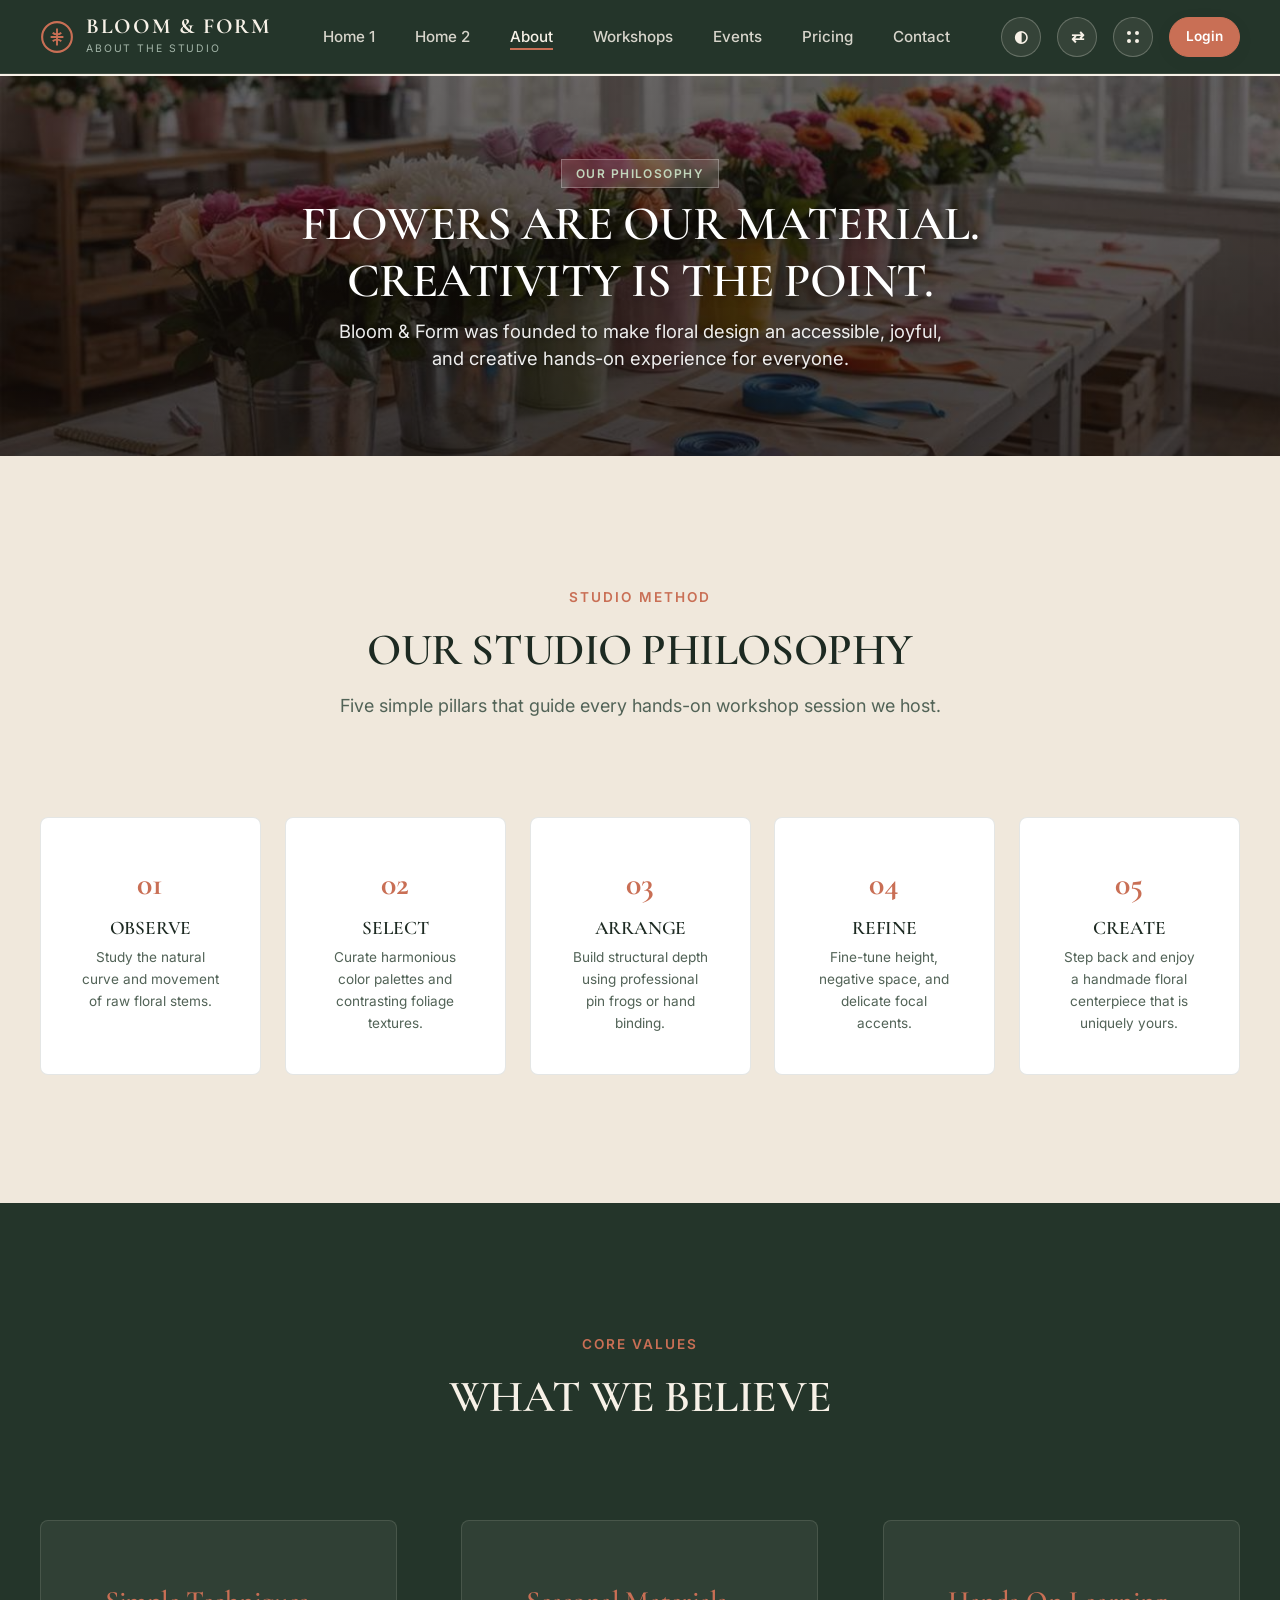
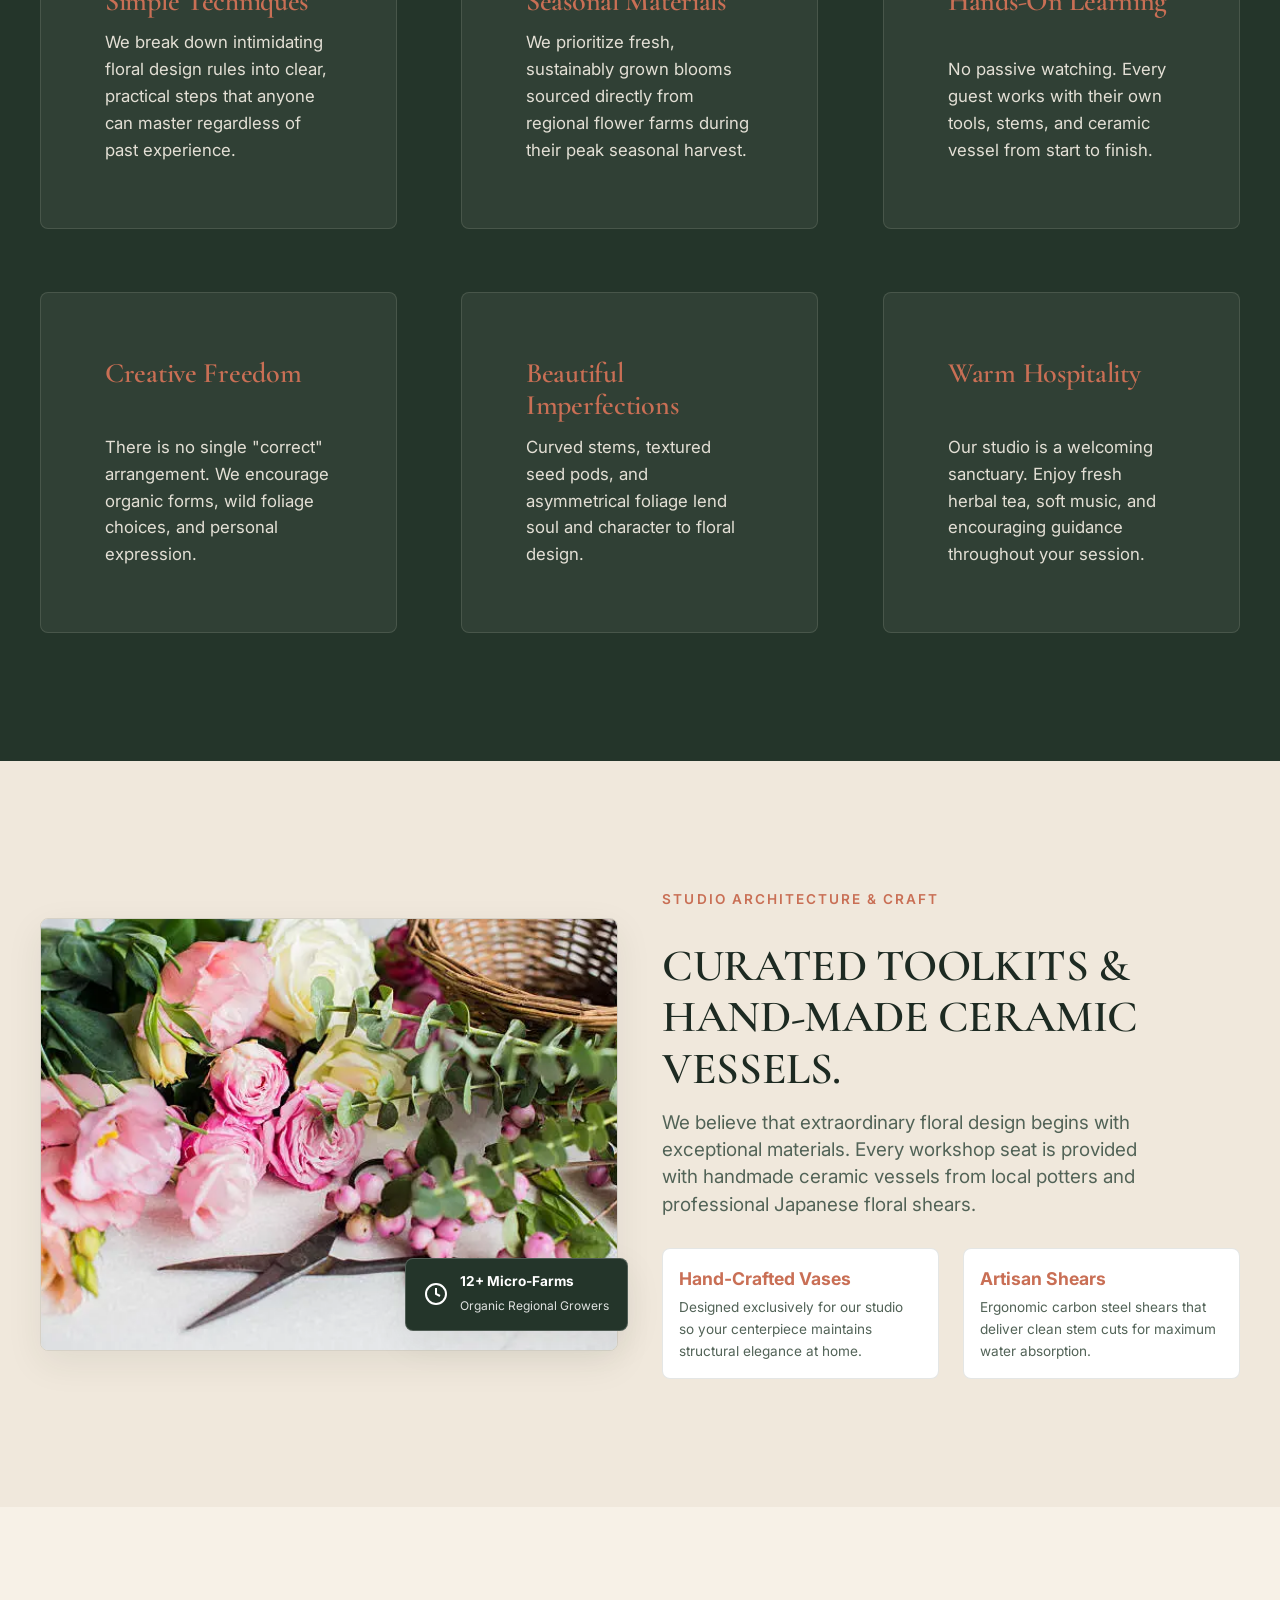
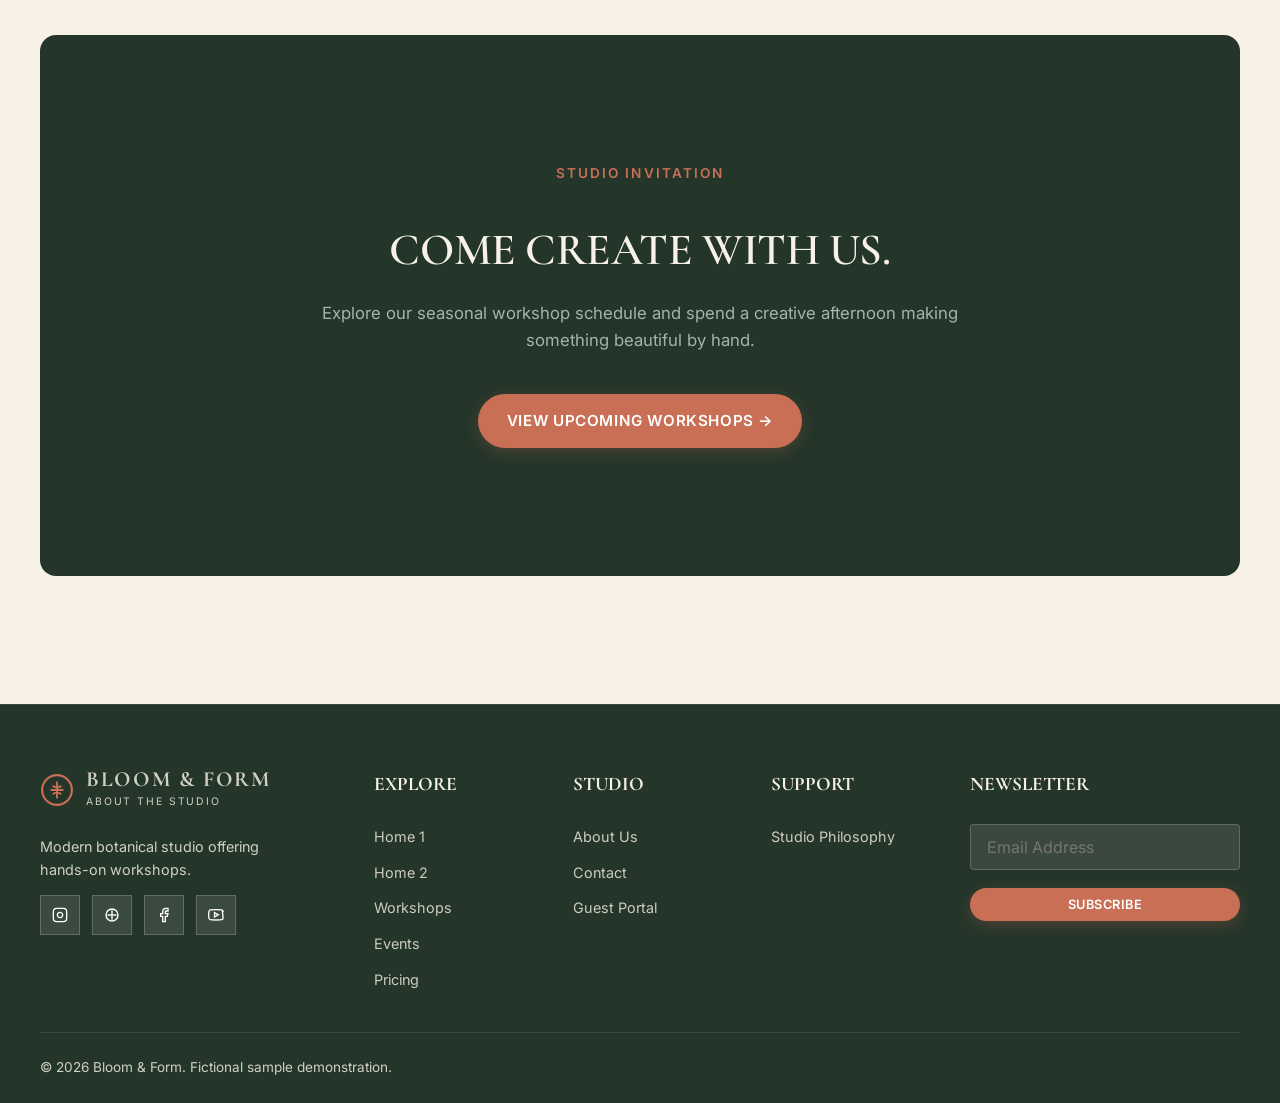
<file: about.html>
<!DOCTYPE html>
<html lang="en" data-theme="light" dir="ltr">
<head>
  <meta charset="UTF-8">
  <meta name="viewport" content="width=device-width, initial-scale=1.0">
  <title>About Bloom & Form | Floral Design Studio</title>
  <meta name="description" content="Learn about Bloom & Form studio philosophy, our focus on seasonal materials, hands-on floral design, and creative mindfulness.">
  <link rel="icon" type="image/svg+xml" href="assets/images/favicon.svg">
  <link rel="stylesheet" href="assets/css/style.css">
</head>
<body>

  <!-- NAVBAR -->
  <header class="navbar">
    <div class="container nav-container">
      <a href="index.html" class="brand-logo">
        <svg class="logo-icon" viewBox="0 0 32 32" fill="none" xmlns="http://www.w3.org/2000/svg">
          <circle cx="16" cy="16" r="14" stroke="currentColor" stroke-width="2"/>
          <path d="M16 8V24M10 16H22M12 12C14 14 18 14 20 12M12 20C14 18 18 18 20 20" stroke="currentColor" stroke-width="1.8"/>
        </svg>
        <div class="brand-text"><span class="brand-name">BLOOM & FORM</span><span class="brand-descriptor">ABOUT THE STUDIO</span></div>
      </a>

      <nav>
        <ul class="nav-links">
          <li><a href="index.html" class="nav-link">Home 1</a></li>
          <li><a href="index2.html" class="nav-link">Home 2</a></li>
          <li><a href="about.html" class="nav-link active">About</a></li>
          <li><a href="upcoming-workshops.html" class="nav-link">Workshops</a></li>
          <li><a href="events.html" class="nav-link">Events</a></li>
          <li><a href="pricing.html" class="nav-link">Pricing</a></li>
          <li><a href="contact.html" class="nav-link">Contact</a></li>
        </ul>
      </nav>

      <div class="nav-actions">
        <button class="ctrl-btn js-theme-toggle" aria-label="Toggle Theme" title="Toggle Theme">
          <span>◐</span>
        </button>
        <button class="ctrl-btn js-rtl-toggle" aria-label="Toggle Direction" title="Toggle Direction">
          <span>⇄</span>
        </button>
        <a href="dashboard.html" class="ctrl-btn" aria-label="Dashboard" title="Dashboard">
          <svg width="16" height="16" viewBox="0 0 24 24" fill="currentColor"><circle cx="6" cy="6" r="3"/><circle cx="18" cy="6" r="3"/><circle cx="6" cy="18" r="3"/><circle cx="18" cy="18" r="3"/></svg>
        </a>
        <a href="login.html" class="nav-primary-cta" title="Login">
          <span>Login</span>
        </a>
      </div>

      <button class="mobile-hamburger" aria-label="Open Mobile Menu"><svg viewBox="0 0 24 24" fill="none" stroke="currentColor" stroke-width="2"><path d="M4 6h16M4 12h16M4 18h16"/></svg></button>
    </div>
  </header>

  <!-- MOBILE DRAWER -->
  <div class="mobile-drawer">
    <div class="drawer-header">
      <div class="brand-text"><span class="brand-name">BLOOM & FORM</span><span class="brand-descriptor">FLORAL WORKSHOPS</span></div>
      <button class="drawer-close-btn">✕</button>
    </div>
    <ul class="mobile-drawer-links">
      <li><a href="index.html" class="mobile-drawer-link">Home 1</a></li>
      <li><a href="index2.html" class="mobile-drawer-link">Home 2</a></li>
      <li><a href="about.html" class="mobile-drawer-link active">About</a></li>
      <li><a href="upcoming-workshops.html" class="mobile-drawer-link">Workshops</a></li>
      <li><a href="events.html" class="mobile-drawer-link">Events</a></li>
      <li><a href="pricing.html" class="mobile-drawer-link">Pricing</a></li>
      <li><a href="contact.html" class="mobile-drawer-link">Contact</a></li>
    </ul>
    <div class="drawer-controls">
      <a href="login.html" class="nav-primary-cta" style="width: 100%; text-align: center;">
        <span>Login</span>
      </a>
      <div class="ctrl-group">
        <button class="ctrl-btn js-theme-toggle" aria-label="Toggle Theme" title="Toggle Theme"><span>◐</span></button>
        <button class="ctrl-btn js-rtl-toggle" aria-label="Toggle Direction" title="Toggle Direction"><span>⇄</span></button>
        <a href="dashboard.html" class="ctrl-btn" aria-label="Dashboard" title="Dashboard">
          <svg width="16" height="16" viewBox="0 0 24 24" fill="currentColor"><circle cx="6" cy="6" r="3"/><circle cx="18" cy="6" r="3"/><circle cx="6" cy="18" r="3"/><circle cx="18" cy="18" r="3"/></svg>
        </a>
      </div>
    </div>
  </div>

  <main>
    <!-- SECTION 01 — HERO -->
    <section class="inner-hero" style="background-image: url('assets/images/n.jpg');">
      <div class="container">
        <span class="section-tag">OUR PHILOSOPHY</span>
        <h1>FLOWERS ARE OUR MATERIAL.<br>CREATIVITY IS THE POINT.</h1>
        <p>
          Bloom & Form was founded to make floral design an accessible, joyful, and creative hands-on experience for everyone.
        </p>
      </div>
    </section>

    <!-- SECTION 02 — STUDIO PHILOSOPHY PROCESS -->
    <section class="section-padding" style="background-color: var(--bg-surface-elevated);">
      <div class="container">
        <div class="section-header center-align">
          <span class="section-tag">STUDIO METHOD</span>
          <h2>OUR STUDIO PHILOSOPHY</h2>
          <p>Five simple pillars that guide every hands-on workshop session we host.</p>
        </div>

        <div class="grid-5" style="margin-top: var(--space-xl);">
          <div class="hover-petal-card" style="background: var(--bg-surface); padding: var(--space-lg); border-radius: var(--radius-md); text-align: center; border: 1px solid var(--border-color);">
            <div style="font-family: var(--font-serif); font-size: 2rem; color: var(--terracotta-bloom); font-weight: bold;">01</div>
            <h4 style="margin-block: 8px;">OBSERVE</h4>
            <p style="font-size: 0.85rem;">Study the natural curve and movement of raw floral stems.</p>
          </div>

          <div class="hover-petal-card" style="background: var(--bg-surface); padding: var(--space-lg); border-radius: var(--radius-md); text-align: center; border: 1px solid var(--border-color);">
            <div style="font-family: var(--font-serif); font-size: 2rem; color: var(--terracotta-bloom); font-weight: bold;">02</div>
            <h4 style="margin-block: 8px;">SELECT</h4>
            <p style="font-size: 0.85rem;">Curate harmonious color palettes and contrasting foliage textures.</p>
          </div>

          <div class="hover-petal-card" style="background: var(--bg-surface); padding: var(--space-lg); border-radius: var(--radius-md); text-align: center; border: 1px solid var(--border-color);">
            <div style="font-family: var(--font-serif); font-size: 2rem; color: var(--terracotta-bloom); font-weight: bold;">03</div>
            <h4 style="margin-block: 8px;">ARRANGE</h4>
            <p style="font-size: 0.85rem;">Build structural depth using professional pin frogs or hand binding.</p>
          </div>

          <div class="hover-petal-card" style="background: var(--bg-surface); padding: var(--space-lg); border-radius: var(--radius-md); text-align: center; border: 1px solid var(--border-color);">
            <div style="font-family: var(--font-serif); font-size: 2rem; color: var(--terracotta-bloom); font-weight: bold;">04</div>
            <h4 style="margin-block: 8px;">REFINE</h4>
            <p style="font-size: 0.85rem;">Fine-tune height, negative space, and delicate focal accents.</p>
          </div>

          <div class="hover-petal-card" style="background: var(--bg-surface); padding: var(--space-lg); border-radius: var(--radius-md); text-align: center; border: 1px solid var(--border-color);">
            <div style="font-family: var(--font-serif); font-size: 2rem; color: var(--terracotta-bloom); font-weight: bold;">05</div>
            <h4 style="margin-block: 8px;">CREATE</h4>
            <p style="font-size: 0.85rem;">Step back and enjoy a handmade floral centerpiece that is uniquely yours.</p>
          </div>
        </div>
      </div>
    </section>

    <!-- SECTION 03 — WHAT WE BELIEVE / CORE VALUES -->
    <section class="section-padding" style="padding-block: var(--space-3xl); background-color: var(--botanical-deep); color: var(--petal-cream);">
      <div class="container">
        <div class="section-header center-align" style="margin-bottom: var(--space-2xl);">
          <span class="section-tag" style="color: var(--terracotta-bloom);">CORE VALUES</span>
          <h2 style="color: var(--petal-cream);">WHAT WE BELIEVE</h2>
        </div>

        <div class="grid-3">
          <div class="hover-petal-card" style="background: rgba(247,241,231,0.06); padding: var(--space-xl); border-radius: var(--radius-md); border: 1px solid rgba(247,241,231,0.12); display: flex; flex-direction: column; justify-content: space-between; height: 100%;">
            <h3 style="color: var(--terracotta-bloom); margin-bottom: 12px;">Simple Techniques</h3>
            <p style="color: var(--petal-cream); opacity: 0.9;">We break down intimidating floral design rules into clear, practical steps that anyone can master regardless of past experience.</p>
          </div>

          <div class="hover-petal-card" style="background: rgba(247,241,231,0.06); padding: var(--space-xl); border-radius: var(--radius-md); border: 1px solid rgba(247,241,231,0.12); display: flex; flex-direction: column; justify-content: space-between; height: 100%;">
            <h3 style="color: var(--terracotta-bloom); margin-bottom: 12px;">Seasonal Materials</h3>
            <p style="color: var(--petal-cream); opacity: 0.9;">We prioritize fresh, sustainably grown blooms sourced directly from regional flower farms during their peak seasonal harvest.</p>
          </div>

          <div class="hover-petal-card" style="background: rgba(247,241,231,0.06); padding: var(--space-xl); border-radius: var(--radius-md); border: 1px solid rgba(247,241,231,0.12); display: flex; flex-direction: column; justify-content: space-between; height: 100%;">
            <h3 style="color: var(--terracotta-bloom); margin-bottom: 12px;">Hands-On Learning</h3>
            <p style="color: var(--petal-cream); opacity: 0.9;">No passive watching. Every guest works with their own tools, stems, and ceramic vessel from start to finish.</p>
          </div>

          <div class="hover-petal-card" style="background: rgba(247,241,231,0.06); padding: var(--space-xl); border-radius: var(--radius-md); border: 1px solid rgba(247,241,231,0.12); display: flex; flex-direction: column; justify-content: space-between; height: 100%;">
            <h3 style="color: var(--terracotta-bloom); margin-bottom: 12px;">Creative Freedom</h3>
            <p style="color: var(--petal-cream); opacity: 0.9;">There is no single "correct" arrangement. We encourage organic forms, wild foliage choices, and personal expression.</p>
          </div>

          <div class="hover-petal-card" style="background: rgba(247,241,231,0.06); padding: var(--space-xl); border-radius: var(--radius-md); border: 1px solid rgba(247,241,231,0.12); display: flex; flex-direction: column; justify-content: space-between; height: 100%;">
            <h3 style="color: var(--terracotta-bloom); margin-bottom: 12px;">Beautiful Imperfections</h3>
            <p style="color: var(--petal-cream); opacity: 0.9;">Curved stems, textured seed pods, and asymmetrical foliage lend soul and character to floral design.</p>
          </div>

          <div class="hover-petal-card" style="background: rgba(247,241,231,0.06); padding: var(--space-xl); border-radius: var(--radius-md); border: 1px solid rgba(247,241,231,0.12); display: flex; flex-direction: column; justify-content: space-between; height: 100%;">
            <h3 style="color: var(--terracotta-bloom); margin-bottom: 12px;">Warm Hospitality</h3>
            <p style="color: var(--petal-cream); opacity: 0.9;">Our studio is a welcoming sanctuary. Enjoy fresh herbal tea, soft music, and encouraging guidance throughout your session.</p>
          </div>
        </div>
      </div>
    </section>
    <!-- ABOUT UNIQUE SECTION — ARTISAN TOOLKIT & LOCAL HARVEST LAB -->
    <section class="section-padding" style="background-color: var(--bg-surface-elevated);">
      <div class="container hero-grid" style="align-items: center;">
        <div class="hero-image-wrapper" style="position: relative;">
          <div class="hero-image-frame image-leaf-container hover-petal-card">
            <img src="assets/images/n10.jpg" alt="Botanical artisan toolkit, shears, and regional materials">
          </div>
          <div class="hero-badge-float float-badge-anim" style="bottom: 20px; top: auto; inset-inline-end: -10px; inset-inline-start: auto; background: var(--botanical-deep); color: #FFF; border: 1px solid rgba(255,255,255,0.2);">
            <svg width="24" height="24" viewBox="0 0 24 24" fill="none" stroke="currentColor" stroke-width="2"><circle cx="12" cy="12" r="10"/><path d="M12 6v6l4 2"/></svg>
            <div>
              <strong style="display: block; font-size: 0.85rem;">12+ Micro-Farms</strong>
              <span style="font-size: 0.75rem; opacity: 0.85;">Organic Regional Growers</span>
            </div>
          </div>
        </div>
        <div class="hero-content">
          <span class="section-tag" style="color: var(--terracotta-bloom);">STUDIO ARCHITECTURE & CRAFT</span>
          <h2>CURATED TOOLKITS & HAND-MADE CERAMIC VESSELS.</h2>
          <p class="hero-supporting">
            We believe that extraordinary floral design begins with exceptional materials. Every workshop seat is provided with handmade ceramic vessels from local potters and professional Japanese floral shears.
          </p>
          <div style="display: grid; grid-template-columns: 1fr 1fr; gap: var(--space-md); margin-top: var(--space-sm);">
            <div style="background: var(--bg-surface); padding: 16px; border-radius: var(--radius-md); border: 1px solid var(--border-color);" class="hover-petal-card">
              <strong style="color: var(--terracotta-bloom); font-size: 1.1rem; display: block; margin-bottom: 4px;">Hand-Crafted Vases</strong>
              <p style="font-size: 0.85rem; margin: 0;">Designed exclusively for our studio so your centerpiece maintains structural elegance at home.</p>
            </div>
            <div style="background: var(--bg-surface); padding: 16px; border-radius: var(--radius-md); border: 1px solid var(--border-color);" class="hover-petal-card">
              <strong style="color: var(--terracotta-bloom); font-size: 1.1rem; display: block; margin-bottom: 4px;">Artisan Shears</strong>
              <p style="font-size: 0.85rem; margin: 0;">Ergonomic carbon steel shears that deliver clean stem cuts for maximum water absorption.</p>
            </div>
          </div>
        </div>
      </div>
    </section>

    <!-- SECTION 04 — CTA -->
    <section class="section-padding">
      <div class="container">
        <div class="final-cta-section">
          <div class="final-cta-content">
            <span class="section-tag" style="color: var(--terracotta-bloom);">STUDIO INVITATION</span>
            <h2>COME CREATE WITH US.</h2>
            <p>Explore our seasonal workshop schedule and spend a creative afternoon making something beautiful by hand.</p>
            <a href="upcoming-workshops.html" class="btn btn-primary" style="margin-top: var(--space-sm);">
              VIEW UPCOMING WORKSHOPS →
            </a>
          </div>
        </div>
      </div>
    </section>
  </main>

  <!-- FOOTER -->
  <footer class="footer">
    <div class="container">
      <div class="footer-grid">
        <div class="footer-col">
          <a href="index.html" class="brand-logo" style="margin-bottom: var(--space-md);">
            <svg class="logo-icon" viewBox="0 0 32 32" fill="none" xmlns="http://www.w3.org/2000/svg">
              <circle cx="16" cy="16" r="14" stroke="currentColor" stroke-width="2"/>
              <path d="M16 8V24M10 16H22M12 12C14 14 18 14 20 12M12 20C14 18 18 18 20 20" stroke="currentColor" stroke-width="1.8"/>
            </svg>
            <div class="brand-text"><span class="brand-name">BLOOM & FORM</span><span class="brand-descriptor">ABOUT THE STUDIO</span></div>
          </a>
          <p style="color: var(--text-inverse-muted); font-size: 0.9rem; margin-bottom: 14px;">Modern botanical studio offering hands-on workshops.</p>
          <div class="social-links-grid">
            <a href="#" class="social-icon-btn" aria-label="Instagram" title="Instagram" style="background: rgba(255,255,255,0.1); border-color: rgba(255,255,255,0.2); color: #fff;">
              <svg width="16" height="16" viewBox="0 0 24 24" fill="none" stroke="currentColor" stroke-width="2"><rect x="2" y="2" width="20" height="20" rx="5" ry="5"/><path d="M16 11.37A4 4 0 1 1 12.63 8 4 4 0 0 1 16 11.37z"/><line x1="17.5" y1="6.5" x2="17.51" y2="6.5"/></svg>
            </a>
            <a href="#" class="social-icon-btn" aria-label="Pinterest" title="Pinterest" style="background: rgba(255,255,255,0.1); border-color: rgba(255,255,255,0.2); color: #fff;">
              <svg width="16" height="16" viewBox="0 0 24 24" fill="none" stroke="currentColor" stroke-width="2"><line x1="12" y1="5" x2="12" y2="19"/><path d="M5 12h14"/><circle cx="12" cy="12" r="9"/></svg>
            </a>
            <a href="#" class="social-icon-btn" aria-label="Facebook" title="Facebook" style="background: rgba(255,255,255,0.1); border-color: rgba(255,255,255,0.2); color: #fff;">
              <svg width="16" height="16" viewBox="0 0 24 24" fill="none" stroke="currentColor" stroke-width="2"><path d="M18 2h-3a5 5 0 0 0-5 5v3H7v4h3v8h4v-8h3l1-4h-4V7a1 1 0 0 1 1-1h3z"/></svg>
            </a>
            <a href="#" class="social-icon-btn" aria-label="YouTube" title="YouTube" style="background: rgba(255,255,255,0.1); border-color: rgba(255,255,255,0.2); color: #fff;">
              <svg width="16" height="16" viewBox="0 0 24 24" fill="none" stroke="currentColor" stroke-width="2"><path d="M22.54 6.42a2.78 2.78 0 0 0-1.94-2C18.88 4 12 4 12 4s-6.88 0-8.6.46a2.78 2.78 0 0 0-1.94 2A29 29 0 0 0 1 11.75a29 29 0 0 0 .46 5.33A2.78 2.78 0 0 0 3.4 19c1.72.46 8.6.46 8.6.46s6.88 0 8.6-.46a2.78 2.78 0 0 0 1.94-2 29 29 0 0 0-.46-5.25 29 29 0 0 0-.46-5.33z"/><polygon points="9.75 15.02 15.5 11.75 9.75 8.48 9.75 15.02"/></svg>
            </a>
          </div>
        </div>
        <div class="footer-col">
          <h5>EXPLORE</h5>
          <ul class="footer-links">
            <li><a href="index.html">Home 1</a></li>
            <li><a href="index2.html">Home 2</a></li>
            <li><a href="upcoming-workshops.html">Workshops</a></li>
            <li><a href="events.html">Events</a></li>
            <li><a href="pricing.html">Pricing</a></li>
          </ul>
        </div>
        <div class="footer-col">
          <h5>STUDIO</h5>
          <ul class="footer-links">
            <li><a href="about.html">About Us</a></li>
            <li><a href="contact.html">Contact</a></li>
            <li><a href="login.html">Guest Portal</a></li>
          </ul>
        </div>
        <div class="footer-col">
          <h5>SUPPORT</h5>
          <ul class="footer-links">
            <li><a href="about.html">Studio Philosophy</a></li>
          </ul>
        </div>
        <div class="footer-col">
          <h5>NEWSLETTER</h5>
          <form class="newsletter-form" onsubmit="event.preventDefault(); showToast('Subscribed!');">
            <input type="email" class="form-control" placeholder="Email Address" required style="background: rgba(247,241,231,0.1); color: var(--petal-cream); border-color: rgba(247,241,231,0.2);">
            <button type="submit" class="btn btn-primary" style="padding: 8px 16px; margin-top: 8px; font-size: 0.8rem;">SUBSCRIBE</button>
          </form>
        </div>
      </div>
      <div class="footer-bottom">
        <span>© 2026 Bloom & Form. Fictional sample demonstration.</span>
      </div>
    </div>
  </footer>

  <script src="assets/js/main.js"></script>
</body>
</html>
</file>
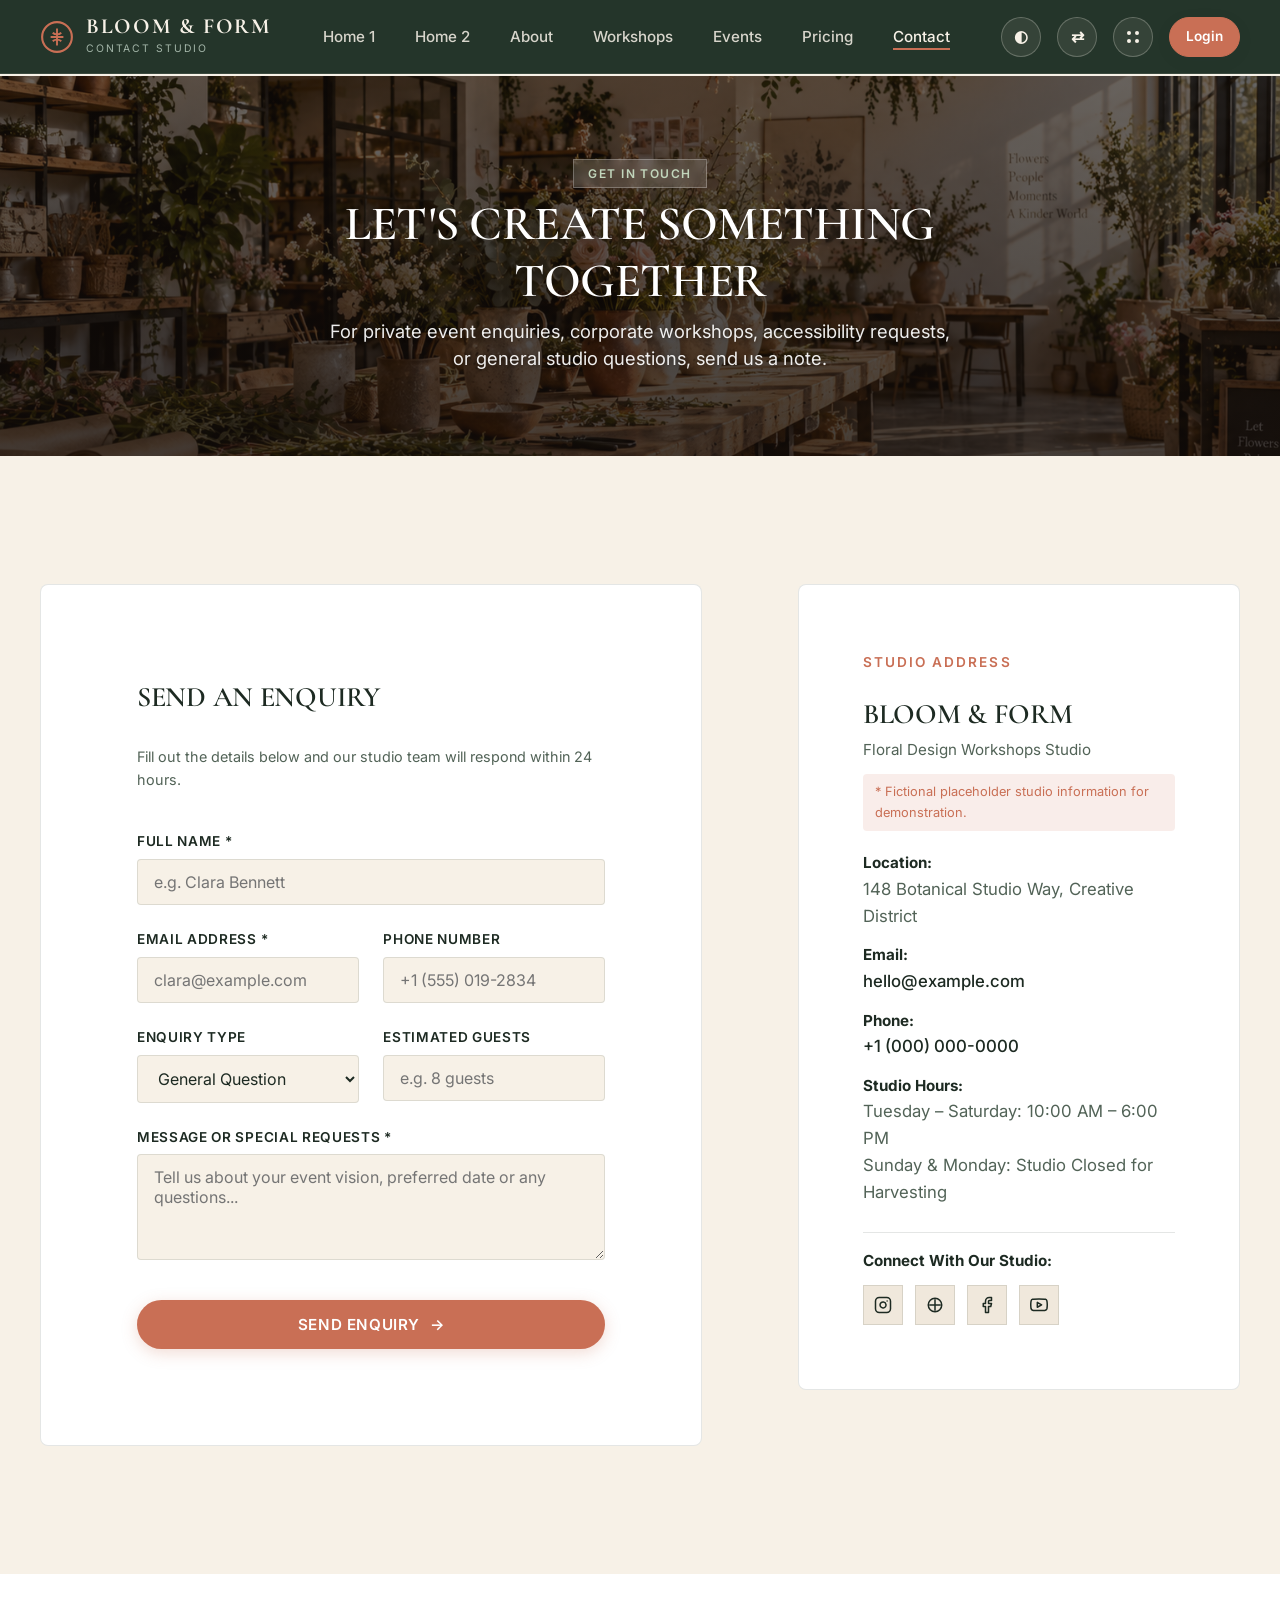
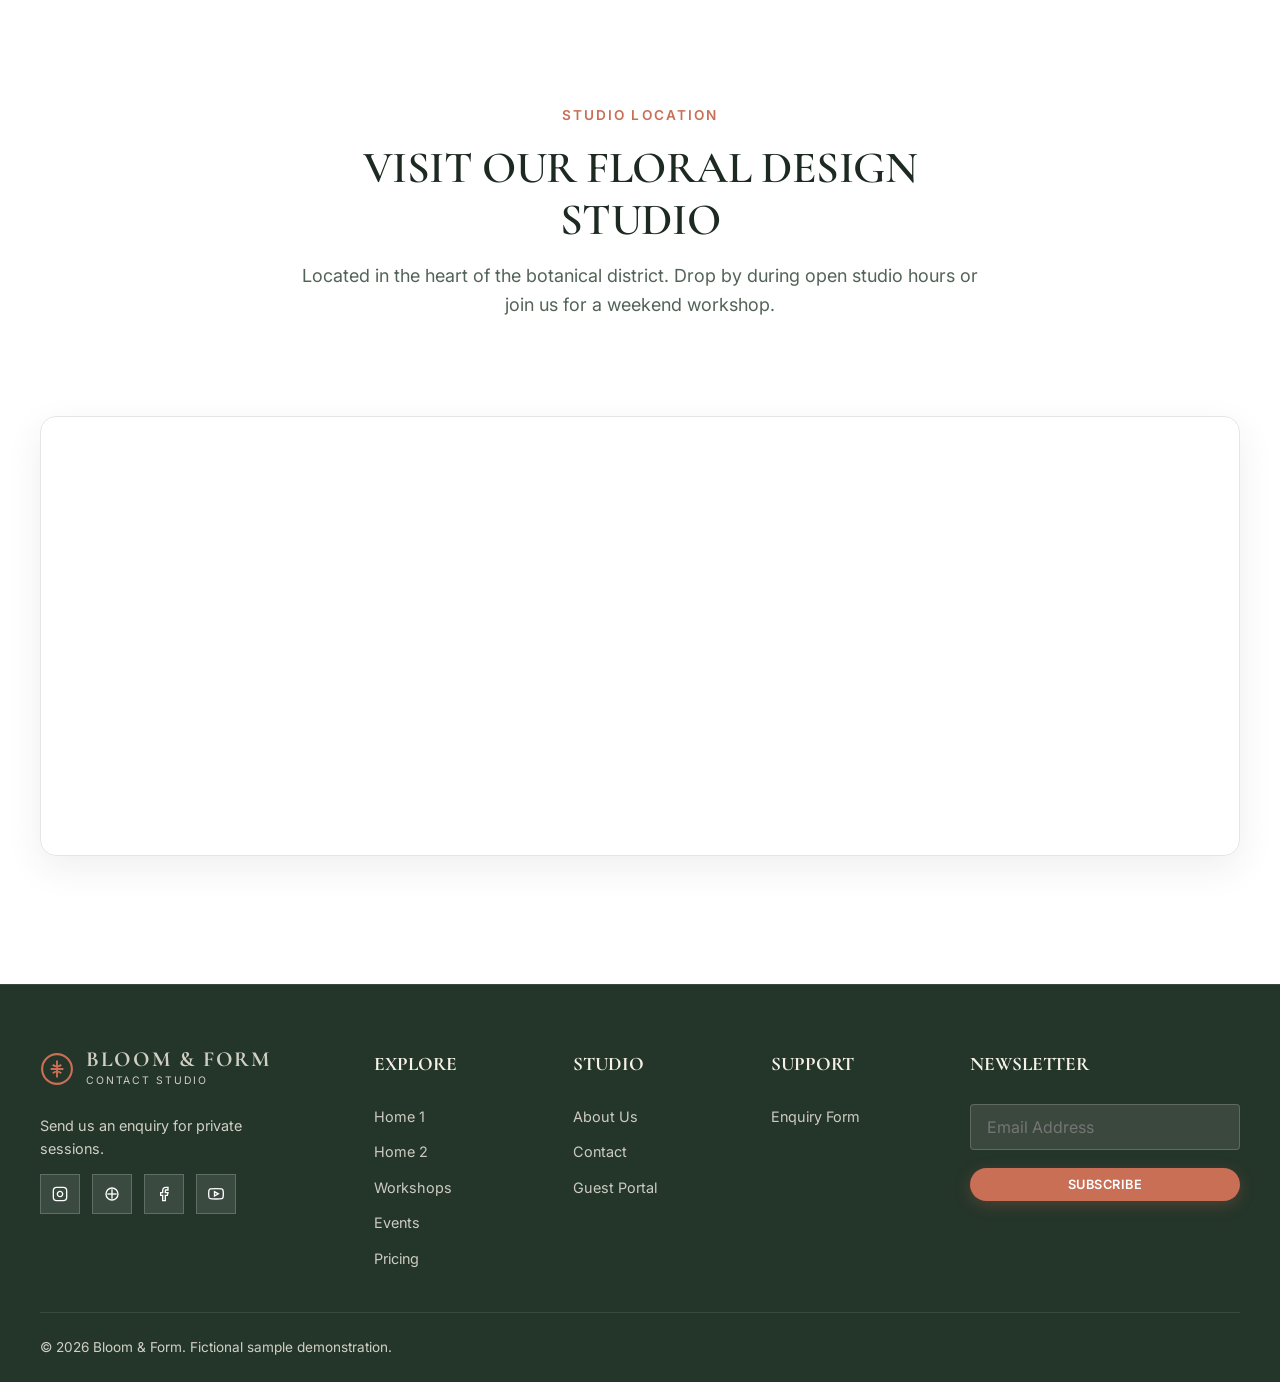
<file: contact.html>
<!DOCTYPE html>
<html lang="en" data-theme="light" dir="ltr">
<head>
  <meta charset="UTF-8">
  <meta name="viewport" content="width=device-width, initial-scale=1.0">
  <title>Contact Bloom & Form | Floral Workshops</title>
  <meta name="description" content="Send us a note for private workshop bookings, corporate floral experiences, or general studio questions.">
  <link rel="icon" type="image/svg+xml" href="assets/images/favicon.svg">
  <link rel="stylesheet" href="assets/css/style.css">
</head>
<body>

  <!-- NAVBAR -->
  <header class="navbar">
    <div class="container nav-container">
      <a href="index.html" class="brand-logo">
        <svg class="logo-icon" viewBox="0 0 32 32" fill="none" xmlns="http://www.w3.org/2000/svg">
          <circle cx="16" cy="16" r="14" stroke="currentColor" stroke-width="2"/>
          <path d="M16 8V24M10 16H22M12 12C14 14 18 14 20 12M12 20C14 18 18 18 20 20" stroke="currentColor" stroke-width="1.8"/>
        </svg>
        <div class="brand-text"><span class="brand-name">BLOOM & FORM</span><span class="brand-descriptor">CONTACT STUDIO</span></div>
      </a>

      <nav>
        <ul class="nav-links">
          <li><a href="index.html" class="nav-link">Home 1</a></li>
          <li><a href="index2.html" class="nav-link">Home 2</a></li>
          <li><a href="about.html" class="nav-link">About</a></li>
          <li><a href="upcoming-workshops.html" class="nav-link">Workshops</a></li>
          <li><a href="events.html" class="nav-link">Events</a></li>
          <li><a href="pricing.html" class="nav-link">Pricing</a></li>
          <li><a href="contact.html" class="nav-link active">Contact</a></li>
        </ul>
      </nav>

      <div class="nav-actions">
        <button class="ctrl-btn js-theme-toggle" aria-label="Toggle Theme" title="Toggle Theme">
          <span>◐</span>
        </button>
        <button class="ctrl-btn js-rtl-toggle" aria-label="Toggle Direction" title="Toggle Direction">
          <span>⇄</span>
        </button>
        <a href="dashboard.html" class="ctrl-btn" aria-label="Dashboard" title="Dashboard">
          <svg width="16" height="16" viewBox="0 0 24 24" fill="currentColor"><circle cx="6" cy="6" r="3"/><circle cx="18" cy="6" r="3"/><circle cx="6" cy="18" r="3"/><circle cx="18" cy="18" r="3"/></svg>
        </a>
        <a href="login.html" class="nav-primary-cta" title="Login">
          <span>Login</span>
        </a>
      </div>

      <button class="mobile-hamburger" aria-label="Open Mobile Menu"><svg viewBox="0 0 24 24" fill="none" stroke="currentColor" stroke-width="2"><path d="M4 6h16M4 12h16M4 18h16"/></svg></button>
    </div>
  </header>

  <!-- MOBILE DRAWER -->
  <div class="mobile-drawer">
    <div class="drawer-header">
      <div class="brand-text"><span class="brand-name">BLOOM & FORM</span><span class="brand-descriptor">FLORAL WORKSHOPS</span></div>
      <button class="drawer-close-btn">✕</button>
    </div>
    <ul class="mobile-drawer-links">
      <li><a href="index.html" class="mobile-drawer-link">Home 1</a></li>
      <li><a href="index2.html" class="mobile-drawer-link">Home 2</a></li>
      <li><a href="about.html" class="mobile-drawer-link">About</a></li>
      <li><a href="upcoming-workshops.html" class="mobile-drawer-link">Workshops</a></li>
      <li><a href="events.html" class="mobile-drawer-link">Events</a></li>
      <li><a href="pricing.html" class="mobile-drawer-link">Pricing</a></li>
      <li><a href="contact.html" class="mobile-drawer-link active">Contact</a></li>
    </ul>
    <div class="drawer-controls">
      <a href="login.html" class="nav-primary-cta" style="width: 100%; text-align: center;">
        <span>Login</span>
      </a>
      <div class="ctrl-group">
        <button class="ctrl-btn js-theme-toggle" aria-label="Toggle Theme" title="Toggle Theme"><span>◐</span></button>
        <button class="ctrl-btn js-rtl-toggle" aria-label="Toggle Direction" title="Toggle Direction"><span>⇄</span></button>
        <a href="dashboard.html" class="ctrl-btn" aria-label="Dashboard" title="Dashboard">
          <svg width="16" height="16" viewBox="0 0 24 24" fill="currentColor"><circle cx="6" cy="6" r="3"/><circle cx="18" cy="6" r="3"/><circle cx="6" cy="18" r="3"/><circle cx="18" cy="18" r="3"/></svg>
        </a>
      </div>
    </div>
  </div>

  <main>
    <!-- CONTACT SECTION 01 — HERO -->
    <section class="inner-hero" style="background-image: url('assets/images/3.png');">
      <div class="container">
        <span class="section-tag">GET IN TOUCH</span>
        <h1>LET'S CREATE SOMETHING TOGETHER</h1>
        <p>
          For private event enquiries, corporate workshops, accessibility requests, or general studio questions, send us a note.
        </p>
      </div>
    </section>

    <!-- CONTACT SECTION 02 & 03 — ENQUIRY FORM & STUDIO DETAILS -->
    <section class="section-padding">
      <div class="container contact-grid">
        <!-- FORM -->
        <form id="contact-form" class="contact-form hover-petal-card">
          <h3 style="margin-bottom: 8px;">SEND AN ENQUIRY</h3>
          <p style="font-size: 0.9rem; margin-bottom: var(--space-sm);">Fill out the details below and our studio team will respond within 24 hours.</p>

          <div class="form-group">
            <label for="contact-name">Full Name *</label>
            <input type="text" id="contact-name" class="form-control" placeholder="e.g. Clara Bennett">
            <span id="name-error" class="form-error"></span>
          </div>

          <div class="form-row-2col">
            <div class="form-group">
              <label for="contact-email">Email Address *</label>
              <input type="email" id="contact-email" class="form-control" placeholder="clara@example.com">
              <span id="email-error" class="form-error"></span>
            </div>
            <div class="form-group">
              <label for="contact-phone">Phone Number</label>
              <input type="tel" id="contact-phone" class="form-control" placeholder="+1 (555) 019-2834">
            </div>
          </div>

          <div class="form-row-2col">
            <div class="form-group">
              <label for="contact-type">Enquiry Type</label>
              <select id="contact-type" class="form-control">
                <option>General Question</option>
                <option>Private Workshop</option>
                <option>Corporate Event</option>
                <option>Seasonal Workshop</option>
                <option>Accessibility Request</option>
              </select>
            </div>
            <div class="form-group">
              <label for="contact-guests">Estimated Guests</label>
              <input type="number" id="contact-guests" class="form-control" placeholder="e.g. 8 guests" min="1" max="50">
            </div>
          </div>

          <div class="form-group">
            <label for="contact-message">Message or Special Requests *</label>
            <textarea id="contact-message" class="form-control" rows="4" placeholder="Tell us about your event vision, preferred date or any questions..."></textarea>
            <span id="message-error" class="form-error"></span>
          </div>

          <button type="submit" class="btn btn-primary" style="width: 100%; margin-top: var(--space-sm);">
            SEND ENQUIRY <span class="btn-arrow">→</span>
          </button>
        </form>

        <!-- STUDIO DETAILS -->
        <div class="contact-info-panel">
          <div class="contact-info-card hover-petal-card">
            <span class="section-tag">STUDIO ADDRESS</span>
            <h3 style="margin-block: 8px;">BLOOM & FORM</h3>
            <p style="font-size: 0.95rem; margin-bottom: 12px;">Floral Design Workshops Studio</p>

            <div style="font-size: 0.8rem; color: var(--terracotta-bloom); background: var(--terracotta-light); padding: 8px 12px; border-radius: 4px; margin-bottom: 20px;">
              * Fictional placeholder studio information for demonstration.
            </div>

            <div style="display: flex; flex-direction: column; gap: 14px; font-size: 0.95rem;">
              <div>
                <strong>Location:</strong>
                <p>148 Botanical Studio Way, Creative District</p>
              </div>
              <div>
                <strong>Email:</strong>
                <p><a href="mailto:hello@example.com" class="hover-stem-link">hello@example.com</a></p>
              </div>
              <div>
                <strong>Phone:</strong>
                <p><a href="tel:+10000000000" class="hover-stem-link">+1 (000) 000-0000</a></p>
              </div>
              <div>
                <strong>Studio Hours:</strong>
                <p>Tuesday – Saturday: 10:00 AM – 6:00 PM<br>Sunday & Monday: Studio Closed for Harvesting</p>
              </div>

              <div style="margin-top: 12px; padding-top: 16px; border-top: 1px solid var(--border-color);">
                <strong style="display: block; margin-bottom: 12px;">Connect With Our Studio:</strong>
                <div class="social-links-grid">
                  <a href="#" class="social-icon-btn" aria-label="Instagram" title="Instagram">
                    <svg width="18" height="18" viewBox="0 0 24 24" fill="none" stroke="currentColor" stroke-width="2" stroke-linecap="round" stroke-linejoin="round"><rect x="2" y="2" width="20" height="20" rx="5" ry="5"/><path d="M16 11.37A4 4 0 1 1 12.63 8 4 4 0 0 1 16 11.37z"/><line x1="17.5" y1="6.5" x2="17.51" y2="6.5"/></svg>
                  </a>
                  <a href="#" class="social-icon-btn" aria-label="Pinterest" title="Pinterest">
                    <svg width="18" height="18" viewBox="0 0 24 24" fill="none" stroke="currentColor" stroke-width="2" stroke-linecap="round" stroke-linejoin="round"><line x1="12" y1="5" x2="12" y2="19"/><path d="M5 12h14"/><circle cx="12" cy="12" r="9"/></svg>
                  </a>
                  <a href="#" class="social-icon-btn" aria-label="Facebook" title="Facebook">
                    <svg width="18" height="18" viewBox="0 0 24 24" fill="none" stroke="currentColor" stroke-width="2" stroke-linecap="round" stroke-linejoin="round"><path d="M18 2h-3a5 5 0 0 0-5 5v3H7v4h3v8h4v-8h3l1-4h-4V7a1 1 0 0 1 1-1h3z"/></svg>
                  </a>
                  <a href="#" class="social-icon-btn" aria-label="YouTube" title="YouTube">
                    <svg width="18" height="18" viewBox="0 0 24 24" fill="none" stroke="currentColor" stroke-width="2" stroke-linecap="round" stroke-linejoin="round"><path d="M22.54 6.42a2.78 2.78 0 0 0-1.94-2C18.88 4 12 4 12 4s-6.88 0-8.6.46a2.78 2.78 0 0 0-1.94 2A29 29 0 0 0 1 11.75a29 29 0 0 0 .46 5.33A2.78 2.78 0 0 0 3.4 19c1.72.46 8.6.46 8.6.46s6.88 0 8.6-.46a2.78 2.78 0 0 0 1.94-2 29 29 0 0 0 .46-5.25 29 29 0 0 0-.46-5.33z"/><polygon points="9.75 15.02 15.5 11.75 9.75 8.48 9.75 15.02"/></svg>
                  </a>
                </div>
              </div>
            </div>
          </div>
        </div>
      </div>
    </section>

    <!-- CONTACT SECTION 04 — GOOGLE MAP LOCATION -->
    <section class="section-padding contact-map-section" style="background-color: var(--bg-surface);">
      <div class="container">
        <div class="section-header center-align">
          <span class="section-tag" style="color: var(--terracotta-bloom);">STUDIO LOCATION</span>
          <h2>VISIT OUR FLORAL DESIGN STUDIO</h2>
          <p>Located in the heart of the botanical district. Drop by during open studio hours or join us for a weekend workshop.</p>
        </div>

        <div class="contact-map-container">
          <iframe 
            src="https://www.google.com/maps/embed?pb=!1m18!1m12!1m3!1d3151.83543450937!2d144.9537363153166!3d-37.81627977975171!2m3!1f0!2f0!3f0!3m2!1i1024!2i768!4f13.1!3m3!1m2!1s0x6ad65d4c2b349649%3A0xb6899234e561db11!2sEnvato!5e0!3m2!1sen!2s!4v1614132456789!5m2!1sen!2s" 
            width="100%" 
            height="100%" 
            style="border: 0; filter: contrast(1.02) saturate(1.05);" 
            allowfullscreen="" 
            loading="lazy" 
            referrerpolicy="no-referrer-when-downgrade"
            title="Bloom & Form Studio Location Google Map">
          </iframe>
        </div>
      </div>
    </section>

  </main>

  <!-- FOOTER -->
  <footer class="footer">
    <div class="container">
      <div class="footer-grid">
        <div class="footer-col">
          <a href="index.html" class="brand-logo" style="margin-bottom: var(--space-md);">
            <svg class="logo-icon" viewBox="0 0 32 32" fill="none" xmlns="http://www.w3.org/2000/svg">
              <circle cx="16" cy="16" r="14" stroke="currentColor" stroke-width="2"/>
              <path d="M16 8V24M10 16H22M12 12C14 14 18 14 20 12M12 20C14 18 18 18 20 20" stroke="currentColor" stroke-width="1.8"/>
            </svg>
            <div class="brand-text"><span class="brand-name">BLOOM & FORM</span><span class="brand-descriptor">CONTACT STUDIO</span></div>
          </a>
          <p style="color: var(--text-inverse-muted); font-size: 0.9rem; margin-bottom: 14px;">Send us an enquiry for private sessions.</p>
          <div class="social-links-grid">
            <a href="#" class="social-icon-btn" aria-label="Instagram" title="Instagram" style="background: rgba(255,255,255,0.1); border-color: rgba(255,255,255,0.2); color: #fff;">
              <svg width="16" height="16" viewBox="0 0 24 24" fill="none" stroke="currentColor" stroke-width="2"><rect x="2" y="2" width="20" height="20" rx="5" ry="5"/><path d="M16 11.37A4 4 0 1 1 12.63 8 4 4 0 0 1 16 11.37z"/><line x1="17.5" y1="6.5" x2="17.51" y2="6.5"/></svg>
            </a>
            <a href="#" class="social-icon-btn" aria-label="Pinterest" title="Pinterest" style="background: rgba(255,255,255,0.1); border-color: rgba(255,255,255,0.2); color: #fff;">
              <svg width="16" height="16" viewBox="0 0 24 24" fill="none" stroke="currentColor" stroke-width="2"><line x1="12" y1="5" x2="12" y2="19"/><path d="M5 12h14"/><circle cx="12" cy="12" r="9"/></svg>
            </a>
            <a href="#" class="social-icon-btn" aria-label="Facebook" title="Facebook" style="background: rgba(255,255,255,0.1); border-color: rgba(255,255,255,0.2); color: #fff;">
              <svg width="16" height="16" viewBox="0 0 24 24" fill="none" stroke="currentColor" stroke-width="2"><path d="M18 2h-3a5 5 0 0 0-5 5v3H7v4h3v8h4v-8h3l1-4h-4V7a1 1 0 0 1 1-1h3z"/></svg>
            </a>
            <a href="#" class="social-icon-btn" aria-label="YouTube" title="YouTube" style="background: rgba(255,255,255,0.1); border-color: rgba(255,255,255,0.2); color: #fff;">
              <svg width="16" height="16" viewBox="0 0 24 24" fill="none" stroke="currentColor" stroke-width="2"><path d="M22.54 6.42a2.78 2.78 0 0 0-1.94-2C18.88 4 12 4 12 4s-6.88 0-8.6.46a2.78 2.78 0 0 0-1.94 2A29 29 0 0 0 1 11.75a29 29 0 0 0 .46 5.33A2.78 2.78 0 0 0 3.4 19c1.72.46 8.6.46 8.6.46s6.88 0 8.6-.46a2.78 2.78 0 0 0 1.94-2 29 29 0 0 0 .46-5.25 29 29 0 0 0-.46-5.33z"/><polygon points="9.75 15.02 15.5 11.75 9.75 8.48 9.75 15.02"/></svg>
            </a>
          </div>
        </div>
        <div class="footer-col">
          <h5>EXPLORE</h5>
          <ul class="footer-links">
            <li><a href="index.html">Home 1</a></li>
            <li><a href="index2.html">Home 2</a></li>
            <li><a href="upcoming-workshops.html">Workshops</a></li>
            <li><a href="events.html">Events</a></li>
            <li><a href="pricing.html">Pricing</a></li>
          </ul>
        </div>
        <div class="footer-col">
          <h5>STUDIO</h5>
          <ul class="footer-links">
            <li><a href="about.html">About Us</a></li>
            <li><a href="contact.html">Contact</a></li>
            <li><a href="login.html">Guest Portal</a></li>
          </ul>
        </div>
        <div class="footer-col">
          <h5>SUPPORT</h5>
          <ul class="footer-links">
            <li><a href="contact.html">Enquiry Form</a></li>
          </ul>
        </div>
        <div class="footer-col">
          <h5>NEWSLETTER</h5>
          <form class="newsletter-form" onsubmit="event.preventDefault(); showToast('Subscribed!');">
            <input type="email" class="form-control" placeholder="Email Address" required style="background: rgba(247,241,231,0.1); color: var(--petal-cream); border-color: rgba(247,241,231,0.2);">
            <button type="submit" class="btn btn-primary" style="padding: 8px 16px; margin-top: 8px; font-size: 0.8rem;">SUBSCRIBE</button>
          </form>
        </div>
      </div>
      <div class="footer-bottom">
        <span>© 2026 Bloom & Form. Fictional sample demonstration.</span>
      </div>
    </div>
  </footer>

  <script src="assets/js/main.js"></script>
</body>
</html>
</file>
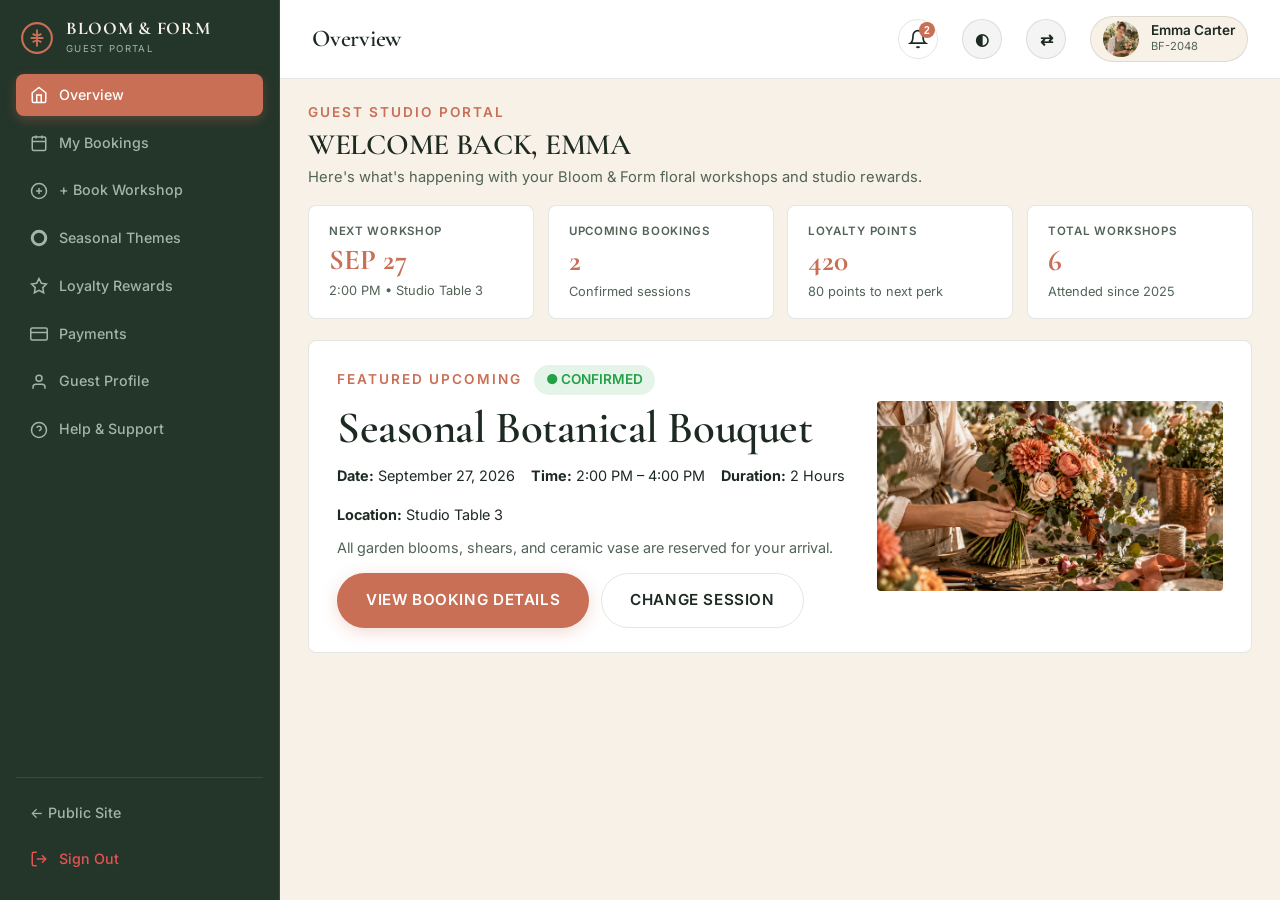
<file: dashboard.html>
<!DOCTYPE html>
<html lang="en" data-theme="light" dir="ltr">
<head>
  <meta charset="UTF-8">
  <meta name="viewport" content="width=device-width, initial-scale=1.0">
  <title>Guest Studio Portal | Bloom & Form</title>
  <meta name="description" content="Manage your Bloom & Form workshop bookings, seasonal sessions, loyalty rewards, payments, and guest profile.">
  <link rel="icon" type="image/svg+xml" href="assets/images/favicon.svg">
  <link rel="stylesheet" href="assets/css/dashboard.css">
</head>
<body class="dashboard-body">

  <!-- DASHBOARD SIDEBAR (DESKTOP & MOBILE OFF-CANVAS) -->
  <aside class="dashboard-sidebar">
    <div class="sidebar-header">
      <a href="index.html" class="brand-logo" style="color: var(--petal-cream);">
        <svg class="logo-icon" viewBox="0 0 32 32" fill="none" xmlns="http://www.w3.org/2000/svg">
          <circle cx="16" cy="16" r="14" stroke="currentColor" stroke-width="2"/>
          <path d="M16 8V24M10 16H22M12 12C14 14 18 14 20 12M12 20C14 18 18 18 20 20" stroke="currentColor" stroke-width="1.8"/>
        </svg>
        <div class="brand-text">
          <span class="brand-name">BLOOM & FORM</span>
          <span class="brand-descriptor">GUEST PORTAL</span>
        </div>
      </a>
    </div>

    <ul class="sidebar-menu">
      <li>
        <a href="#overview" class="sidebar-menu-link js-dash-tab active" data-tab="overview">
          <svg viewBox="0 0 24 24" fill="none" stroke="currentColor" stroke-width="2"><path d="M3 9l9-7 9 7v11a2 2 0 0 1-2 2H5a2 2 0 0 1-2-2z"/><polyline points="9 22 9 12 15 12 15 22"/></svg>
          <span>Overview</span>
        </a>
      </li>
      <li>
        <a href="#bookings" class="sidebar-menu-link js-dash-tab" data-tab="bookings">
          <svg viewBox="0 0 24 24" fill="none" stroke="currentColor" stroke-width="2"><rect x="3" y="4" width="18" height="18" rx="2" ry="2"/><line x1="16" y1="2" x2="16" y2="6"/><line x1="8" y1="2" x2="8" y2="6"/><line x1="3" y1="10" x2="21" y2="10"/></svg>
          <span>My Bookings</span>
        </a>
      </li>
      <li>
        <a href="#book-wizard" class="sidebar-menu-link js-dash-tab" data-tab="book-wizard">
          <svg viewBox="0 0 24 24" fill="none" stroke="currentColor" stroke-width="2"><circle cx="12" cy="12" r="10"/><line x1="12" y1="8" x2="12" y2="16"/><line x1="8" y1="12" x2="16" y2="12"/></svg>
          <span>+ Book Workshop</span>
        </a>
      </li>
      <li>
        <a href="#seasonal" class="sidebar-menu-link js-dash-tab" data-tab="seasonal">
          <svg viewBox="0 0 24 24" fill="none" stroke="currentColor" stroke-width="2"><path d="M12 2a10 10 0 1 0 10 10A10 10 0 0 0 12 2zm0 18a8 8 0 1 1 8-8 8 8 0 0 1-8 8z"/></svg>
          <span>Seasonal Themes</span>
        </a>
      </li>
      <li>
        <a href="#rewards" class="sidebar-menu-link js-dash-tab" data-tab="rewards">
          <svg viewBox="0 0 24 24" fill="none" stroke="currentColor" stroke-width="2"><polygon points="12 2 15.09 8.26 22 9.27 17 14.14 18.18 21.02 12 17.77 5.82 21.02 7 14.14 2 9.27 8.91 8.26 12 2"/></svg>
          <span>Loyalty Rewards</span>
        </a>
      </li>
      <li>
        <a href="#payments" class="sidebar-menu-link js-dash-tab" data-tab="payments">
          <svg viewBox="0 0 24 24" fill="none" stroke="currentColor" stroke-width="2"><rect x="1" y="4" width="22" height="16" rx="2" ry="2"/><line x1="1" y1="10" x2="23" y2="10"/></svg>
          <span>Payments</span>
        </a>
      </li>
      <li>
        <a href="#profile" class="sidebar-menu-link js-dash-tab" data-tab="profile">
          <svg viewBox="0 0 24 24" fill="none" stroke="currentColor" stroke-width="2"><path d="M20 21v-2a4 4 0 0 0-4-4H8a4 4 0 0 0-4 4v2"/><circle cx="12" cy="7" r="4"/></svg>
          <span>Guest Profile</span>
        </a>
      </li>
      <li>
        <a href="#support" class="sidebar-menu-link js-dash-tab" data-tab="support">
          <svg viewBox="0 0 24 24" fill="none" stroke="currentColor" stroke-width="2"><circle cx="12" cy="12" r="10"/><path d="M9.09 9a3 3 0 0 1 5.83 1c0 2-3 3-3 3"/><line x1="12" y1="17" x2="12.01" y2="17"/></svg>
          <span>Help & Support</span>
        </a>
      </li>
    </ul>

    <div class="sidebar-footer">
      <a href="index.html" class="sidebar-menu-link" style="color: var(--text-inverse-muted);">
        <span>← Public Site</span>
      </a>
      <a href="#" class="sidebar-menu-link js-logout-btn" style="color: #E55353;">
        <svg viewBox="0 0 24 24" fill="none" stroke="currentColor" stroke-width="2"><path d="M9 21H5a2 2 0 0 1-2-2V5a2 2 0 0 1 2-2h4"/><polyline points="16 17 21 12 16 7"/><line x1="21" y1="12" x2="9" y2="12"/></svg>
        <span>Sign Out</span>
      </a>
    </div>
  </aside>

  <!-- DASHBOARD MAIN CONTAINER -->
  <main class="dashboard-main">

    <!-- TOPBAR -->
    <header class="dashboard-topbar">
      <div class="topbar-left" style="display: flex; align-items: center; gap: 16px;">
        <button id="dash-hamburger" class="mobile-hamburger" aria-label="Toggle Navigation" style="color: var(--text-main); display: none;">
          <svg viewBox="0 0 24 24" fill="none" stroke="currentColor" stroke-width="2" style="width: 26px; height: 26px;"><path d="M4 6h16M4 12h16M4 18h16"/></svg>
        </button>
        <h2 id="dash-topbar-title" class="topbar-title">Overview</h2>
      </div>

      <div class="topbar-actions">
        <!-- NOTIFICATIONS DROPDOWN -->
        <div class="notif-wrapper">
          <button id="notif-toggle-btn" class="notif-btn" aria-label="Notifications">
            <svg viewBox="0 0 24 24" fill="none" stroke="currentColor" stroke-width="2" style="width: 20px; height: 20px;"><path d="M18 8A6 6 0 0 0 6 8c0 7-3 9-3 9h18s-3-2-3-9"/><path d="M13.73 21a2 2 0 0 1-3.46 0"/></svg>
            <span class="notif-badge-count">2</span>
          </button>
          <div id="notif-dropdown" class="notif-dropdown">
            <div class="notif-header">
              <span>Notifications</span>
              <button id="mark-all-read" style="background: none; border: none; color: var(--terracotta-bloom); font-size: 0.75rem; cursor: pointer;">Mark Read</button>
            </div>
            <ul class="notif-list">
              <li class="notif-item unread">
                <strong>WORKSHOP REMINDER</strong>
                <span>Your Seasonal Botanical Bouquet session is this Saturday at 2:00 PM.</span>
              </li>
              <li class="notif-item unread">
                <strong>LOYALTY MILESTONE</strong>
                <span>You are only 80 points away from your complimentary floral upgrade!</span>
              </li>
              <li class="notif-item">
                <strong>AUTUMN COLLECTION</strong>
                <span>Autumn textural centerpiece sessions are now open for booking.</span>
              </li>
            </ul>
          </div>
        </div>

        <button class="ctrl-btn js-theme-toggle" aria-label="Toggle Theme" title="Toggle Theme" style="color: var(--text-main); border-color: var(--border-color);">
          <span>◐</span>
        </button>
        <button class="ctrl-btn js-rtl-toggle" aria-label="Toggle Direction" title="Toggle Direction" style="color: var(--text-main); border-color: var(--border-color);">
          <span>⇄</span>
        </button>

        <!-- GUEST AVATAR BADGE -->
        <div class="guest-profile-badge">
          <img src="assets/images/4.png" alt="Emma Carter avatar" class="guest-avatar-img">
          <div class="guest-info">
            <span class="guest-name">Emma Carter</span>
            <span class="guest-id">BF-2048</span>
          </div>
        </div>
      </div>
    </header>

    <!-- CONTENT AREA WITH TABBED VIEWS -->
    <div class="dashboard-content-container">

      <!-- ==========================================
           TAB 01: OVERVIEW
           ========================================== -->
      <section id="tab-overview" class="tab-view active">
        <div style="margin-bottom: 16px;">
          <span class="section-tag" style="margin-bottom: 4px;">GUEST STUDIO PORTAL</span>
          <h1 style="font-size: 1.85rem; margin-bottom: 4px;">WELCOME BACK, EMMA</h1>
          <p style="font-size: 0.92rem; color: var(--text-muted);">Here's what's happening with your Bloom & Form floral workshops and studio rewards.</p>
        </div>

        <!-- KPI SUMMARY CARDS -->
        <div class="kpi-grid">
          <div class="kpi-card hover-petal-card">
            <span class="kpi-label">NEXT WORKSHOP</span>
            <div class="kpi-value" style="font-size: 1.8rem;">SEP 27</div>
            <span class="kpi-subtext">2:00 PM • Studio Table 3</span>
          </div>

          <div class="kpi-card hover-petal-card">
            <span class="kpi-label">UPCOMING BOOKINGS</span>
            <div class="kpi-value">2</div>
            <span class="kpi-subtext">Confirmed sessions</span>
          </div>

          <div class="kpi-card hover-petal-card">
            <span class="kpi-label">LOYALTY POINTS</span>
            <div class="kpi-value">420</div>
            <span class="kpi-subtext">80 points to next perk</span>
          </div>

          <div class="kpi-card hover-petal-card">
            <span class="kpi-label">TOTAL WORKSHOPS</span>
            <div class="kpi-value">6</div>
            <span class="kpi-subtext">Attended since 2025</span>
          </div>
        </div>

        <!-- FEATURED NEXT WORKSHOP PANEL -->
        <div class="featured-workshop-panel hover-petal-card">
          <div>
            <div style="display: flex; align-items: center; gap: 12px; margin-bottom: 8px;">
              <span class="section-tag" style="margin-bottom: 0;">FEATURED UPCOMING</span>
              <span class="workshop-badge-status">● CONFIRMED</span>
            </div>
            <h2>Seasonal Botanical Bouquet</h2>
            <div style="display: flex; flex-wrap: wrap; gap: 16px; margin-block: 10px; font-size: 0.9rem;">
              <span><strong>Date:</strong> September 27, 2026</span>
              <span><strong>Time:</strong> 2:00 PM – 4:00 PM</span>
              <span><strong>Duration:</strong> 2 Hours</span>
              <span><strong>Location:</strong> Studio Table 3</span>
            </div>
            <p style="font-size: 0.9rem; margin-bottom: 14px;">
              All garden blooms, shears, and ceramic vase are reserved for your arrival.
            </p>
            <div style="display: flex; gap: 12px;">
              <a href="#" class="btn btn-primary" data-switch-tab="bookings">VIEW BOOKING DETAILS</a>
              <a href="#" class="btn btn-secondary" data-switch-tab="bookings">CHANGE SESSION</a>
            </div>
          </div>
          <div class="image-leaf-container" style="height: 190px;">
            <img src="assets/images/5.png" alt="Seasonal bouquet session preview">
          </div>
        </div>
      </section>

      <!-- ==========================================
           TAB 02: MY BOOKINGS
           ========================================== -->
      <section id="tab-bookings" class="tab-view">
        <div class="tab-header-row" style="display: flex; align-items: center; justify-content: space-between; margin-bottom: 18px;">
          <div>
            <h2>MY BOOKINGS</h2>
            <p>View upcoming sessions, past completed workshops, or adjust dates.</p>
          </div>
          <a href="#" class="btn btn-primary" data-switch-tab="book-wizard">+ BOOK NEW WORKSHOP</a>
        </div>

        <!-- BOOKING CARDS LIST -->
        <div class="booking-cards-grid" style="display: grid; grid-template-columns: repeat(2, 1fr); gap: 20px;">
          <!-- Booking 1 -->
          <div class="booking-card hover-petal-card" style="background: var(--bg-surface); padding: var(--space-lg); border-radius: var(--radius-md); border: 1px solid var(--border-color); display: flex; justify-content: space-between; align-items: center; flex-wrap: wrap; gap: var(--space-md);">
            <div style="display: flex; gap: var(--space-md); align-items: center;">
              <div class="image-leaf-container" style="width: 100px; height: 80px; flex-shrink: 0;">
                <img src="assets/images/6.png" alt="Bouquet workshop">
              </div>
              <div>
                <span class="workshop-badge-status">● CONFIRMED</span>
                <h4 style="margin-block: 4px;">Seasonal Botanical Bouquet</h4>
                <div style="font-size: 0.85rem; color: var(--text-muted);">September 27, 2026 • 2:00 PM • 1 Guest • Booking Ref: BF-2026-0917</div>
              </div>
            </div>
            <div class="booking-card-actions" style="display: flex; gap: 8px;">
              <button class="btn btn-secondary" style="padding: 8px 14px; font-size: 0.8rem;" onclick="showDashToast('Session details sent to email.');">View Receipt</button>
              <button class="btn btn-primary" style="padding: 8px 14px; font-size: 0.8rem;" onclick="showDashToast('Date change request opened. Please select a new date below.');">Change Date</button>
            </div>
          </div>

          <!-- Booking 2 -->
          <div class="booking-card hover-petal-card" style="background: var(--bg-surface); padding: var(--space-lg); border-radius: var(--radius-md); border: 1px solid var(--border-color); display: flex; justify-content: space-between; align-items: center; flex-wrap: wrap; gap: var(--space-md);">
            <div style="display: flex; gap: var(--space-md); align-items: center;">
              <div class="image-leaf-container" style="width: 100px; height: 80px; flex-shrink: 0;">
                <img src="assets/images/7.png" alt="Table arrangement workshop">
              </div>
              <div>
                <span class="workshop-badge-status">● CONFIRMED</span>
                <h4 style="margin-block: 4px;">Autumn Table Arrangement</h4>
                <div style="font-size: 0.85rem; color: var(--text-muted);">October 11, 2026 • 11:00 AM • 2 Guests • Booking Ref: BF-2026-1002</div>
              </div>
            </div>
            <div class="booking-card-actions" style="display: flex; gap: 8px;">
              <button class="btn btn-secondary" style="padding: 8px 14px; font-size: 0.8rem;" onclick="showDashToast('Session details sent to email.');">View Receipt</button>
              <button class="btn btn-primary" style="padding: 8px 14px; font-size: 0.8rem;" onclick="showDashToast('Date change request opened.');">Change Date</button>
            </div>
          </div>
        </div>
      </section>

      <!-- ==========================================
           TAB 03: INTERACTIVE 5-STEP BOOKING WIZARD
           ========================================== -->
      <section id="tab-book-wizard" class="tab-view">
        <div style="margin-bottom: var(--space-lg);">
          <span class="section-tag">PAGE-BASED BOOKING ENGINE</span>
          <h2>BOOK A WORKSHOP SESSION</h2>
          <p>Complete your booking in 5 simple steps. No popups or modals.</p>
        </div>

        <div id="booking-wizard-container" class="booking-wizard-card hover-petal-card">
          <!-- WIZARD PROGRESS BAR & STEP NAV -->
          <div class="wizard-nav-wrapper" style="position: relative; margin-bottom: var(--space-2xl);">
            <div class="wizard-progress-track">
              <div class="wizard-progress-fill" id="wizard-progress-fill" style="width: 0%;"></div>
            </div>
            
            <div class="wizard-steps-nav">
              <div class="wizard-step-pill active" data-step="1">
                <span class="wizard-step-num">1</span>
                <span>Select Class</span>
              </div>
              <div class="wizard-step-pill" data-step="2">
                <span class="wizard-step-num">2</span>
                <span>Select Date</span>
              </div>
              <div class="wizard-step-pill" data-step="3">
                <span class="wizard-step-num">3</span>
                <span>Select Time</span>
              </div>
              <div class="wizard-step-pill" data-step="4">
                <span class="wizard-step-num">4</span>
                <span>Guests</span>
              </div>
              <div class="wizard-step-pill" data-step="5">
                <span class="wizard-step-num">5</span>
                <span>Confirmation</span>
              </div>
            </div>
          </div>

          <!-- STEP 1: SELECT WORKSHOP -->
          <div class="wizard-step-card" style="display: block;">
            <div style="display: flex; justify-content: space-between; align-items: center; margin-bottom: 20px; flex-wrap: wrap; gap: 10px;">
              <div>
                <h4 style="margin: 0; font-size: 1.15rem;">STEP 01: CHOOSE A WORKSHOP CLASS</h4>
                <p style="font-size: 0.85rem; color: var(--text-muted); margin-top: 2px;">Select from our seasonal botanical bouquet and centerpiece sessions.</p>
              </div>
              <span class="workshop-badge-status" style="font-size: 0.78rem;">ALL MATERIALS INCLUDED</span>
            </div>

            <!-- WORKSHOP SELECTION CARDS GRID -->
            <div class="wizard-grid-2" style="display: grid; grid-template-columns: repeat(2, 1fr); gap: 20px; margin-bottom: 24px;">
              <!-- Choice 1 -->
              <div class="js-select-workshop wizard-choice-card selected hover-petal-card" data-title="Seasonal Botanical Bouquet" data-price="$120">
                <div class="wizard-choice-img">
                  <img src="assets/images/8.png" alt="Seasonal Botanical Bouquet">
                  <span class="wizard-badge-check">✓ SELECTED</span>
                </div>
                <div class="wizard-choice-body">
                  <h4>Seasonal Botanical Bouquet</h4>
                  <p>2 Hours • Garden roses, sweet peas & eucalyptus</p>
                  <div style="font-size: 0.8rem; color: var(--terracotta-bloom); font-weight: 600; margin-block: 4px;">Activity: Spiral binding • Outcome: Freestanding Bouquet</div>
                  <div class="wizard-choice-price">$120 <span style="font-size: 0.8rem; color: var(--text-muted); font-weight: normal;">/ guest • All included</span></div>
                </div>
              </div>

              <!-- Choice 2 -->
              <div class="js-select-workshop wizard-choice-card hover-petal-card" data-title="Autumn Table Arrangement" data-price="$145">
                <div class="wizard-choice-img">
                  <img src="assets/images/9.png" alt="Autumn Table Arrangement">
                  <span class="wizard-badge-check">SELECT CLASS</span>
                </div>
                <div class="wizard-choice-body">
                  <h4>Autumn Table Arrangement</h4>
                  <p>2.5 Hours • Ceramic vessel & organic shears</p>
                  <div style="font-size: 0.8rem; color: var(--terracotta-bloom); font-weight: 600; margin-block: 4px;">Activity: Kenzan frog mechanics • Outcome: Centerpiece to keep</div>
                  <div class="wizard-choice-price">$145 <span style="font-size: 0.8rem; color: var(--text-muted); font-weight: normal;">/ guest • All included</span></div>
                </div>
              </div>

              <!-- Choice 3 (Odd Leftover Card Centered on Tablet/Desktop) -->
              <div class="js-select-workshop wizard-choice-card hover-petal-card" data-title="Japanese Pin Frog (Ikebana)" data-price="$135">
                <div class="wizard-choice-img">
                  <img src="assets/images/10.png" alt="Japanese Pin Frog Ikebana">
                  <span class="wizard-badge-check">SELECT CLASS</span>
                </div>
                <div class="wizard-choice-body">
                  <h4>Japanese Pin Frog (Ikebana)</h4>
                  <p>2 Hours • Brass Kenzan pin frog & shallow bowl</p>
                  <div style="font-size: 0.8rem; color: var(--terracotta-bloom); font-weight: 600; margin-block: 4px;">Activity: Minimalist stem placement • Outcome: Sculptural balance</div>
                  <div class="wizard-choice-price">$135 <span style="font-size: 0.8rem; color: var(--text-muted); font-weight: normal;">/ guest • All included</span></div>
                </div>
              </div>
            </div>

            <div style="display: flex; justify-content: flex-end;">
              <button class="btn btn-primary js-next-step" style="padding: 12px 28px;">
                NEXT: CHOOSE DATE →
              </button>
            </div>
          </div>

          <!-- STEP 2: SELECT DATE -->
          <div class="wizard-step-card" style="display: none;">
            <div style="margin-bottom: 20px;">
              <h4 style="margin: 0; font-size: 1.15rem;">STEP 02: SELECT WORKSHOP DATE</h4>
              <p style="font-size: 0.85rem; color: var(--text-muted); margin-top: 2px;">Choose an available weekend session date at our studio.</p>
            </div>

            <div class="wizard-date-grid" style="display: flex; gap: 14px; margin-bottom: var(--space-xl); flex-wrap: wrap;">
              <button class="btn btn-secondary js-select-date active wizard-date-pill" data-date="Sat, Sep 27, 2026">
                <span class="date-pill-day">SATURDAY</span>
                <span class="date-pill-main">Sep 27, 2026</span>
                <span class="date-pill-seats">4 Seats Left</span>
              </button>
              <button class="btn btn-secondary js-select-date wizard-date-pill" data-date="Sat, Oct 04, 2026">
                <span class="date-pill-day">SATURDAY</span>
                <span class="date-pill-main">Oct 04, 2026</span>
                <span class="date-pill-seats">6 Seats Left</span>
              </button>
              <button class="btn btn-secondary js-select-date wizard-date-pill" data-date="Sun, Oct 11, 2026">
                <span class="date-pill-day">SUNDAY</span>
                <span class="date-pill-main">Oct 11, 2026</span>
                <span class="date-pill-seats">2 Seats Left</span>
              </button>
            </div>

            <div style="display: flex; gap: 12px; justify-content: space-between;">
              <button class="btn btn-secondary js-prev-step">← BACK</button>
              <button class="btn btn-primary js-next-step">NEXT: CHOOSE TIME →</button>
            </div>
          </div>

          <!-- STEP 3: SELECT TIME -->
          <div class="wizard-step-card" style="display: none;">
            <div style="margin-bottom: 20px;">
              <h4 style="margin: 0; font-size: 1.15rem;">STEP 03: SELECT SESSION TIME SLOT</h4>
              <p style="font-size: 0.85rem; color: var(--text-muted); margin-top: 2px;">Pick a morning, afternoon, or twilight workshop time.</p>
            </div>

            <div class="wizard-time-grid" style="display: flex; gap: 14px; margin-bottom: var(--space-xl); flex-wrap: wrap;">
              <button class="btn btn-secondary js-select-time wizard-time-pill" data-time="10:00 AM">
                <span class="time-pill-icon">☀️</span>
                <span class="time-pill-label">Morning Studio</span>
                <span class="time-pill-val">10:00 AM – 12:00 PM</span>
              </button>
              <button class="btn btn-secondary js-select-time active wizard-time-pill" data-time="2:00 PM">
                <span class="time-pill-icon">🌤️</span>
                <span class="time-pill-label">Afternoon Masterclass</span>
                <span class="time-pill-val">2:00 PM – 4:00 PM</span>
              </button>
              <button class="btn btn-secondary js-select-time wizard-time-pill" data-time="5:30 PM">
                <span class="time-pill-icon">🌙</span>
                <span class="time-pill-label">Twilight Session</span>
                <span class="time-pill-val">5:30 PM – 7:30 PM</span>
              </button>
            </div>

            <div style="display: flex; gap: 12px; justify-content: space-between;">
              <button class="btn btn-secondary js-prev-step">← BACK</button>
              <button class="btn btn-primary js-next-step">NEXT: GUESTS & SUMMARY →</button>
            </div>
          </div>

          <!-- STEP 4: GUESTS & SUMMARY -->
          <div class="wizard-step-card" style="display: none;">
            <div style="margin-bottom: 20px;">
              <h4 style="margin: 0; font-size: 1.15rem;">STEP 04: NUMBER OF GUESTS & SUMMARY</h4>
              <p style="font-size: 0.85rem; color: var(--text-muted); margin-top: 2px;">Adjust reserved worktables and review session details.</p>
            </div>

            <div style="margin-bottom: var(--space-lg); background: var(--bg-surface); padding: 18px; border-radius: var(--radius-md); border: 1px solid var(--border-color);">
              <label style="display: block; font-size: 0.85rem; font-weight: bold; margin-bottom: 8px;">Select Reserved Seats / Guests</label>
              <div style="display: flex; align-items: center; gap: 14px;">
                <select id="wizard-guest-count" class="form-control" style="max-width: 220px;">
                  <option value="1 Guest">1 Guest ($120.00)</option>
                  <option value="2 Guests">2 Guests ($240.00)</option>
                  <option value="3 Guests">3 Guests ($360.00)</option>
                  <option value="4+ Group">4+ Group Session ($480.00+)</option>
                </select>
                <span style="font-size: 0.82rem; color: var(--terracotta-bloom); font-weight: 600;">✓ Worktables assigned together</span>
              </div>
            </div>

            <div style="background: var(--bg-surface-elevated); padding: 22px; border-radius: var(--radius-md); border: 1px solid var(--border-color); margin-bottom: var(--space-xl);" class="hover-petal-card">
              <h5 style="margin-bottom: 12px; color: var(--terracotta-bloom); font-size: 0.95rem; letter-spacing: 0.05em; display: flex; justify-content: space-between; align-items: center;">
                <span>BOOKING SUMMARY</span>
                <span class="workshop-badge-status" style="font-size: 0.75rem;">LIVE CALCULATION</span>
              </h5>
              
              <div style="display: grid; grid-template-columns: repeat(2, 1fr); gap: 12px; font-size: 0.92rem;">
                <div><span style="color: var(--text-muted);">Class:</span> <strong id="sum-workshop">Seasonal Botanical Bouquet</strong></div>
                <div><span style="color: var(--text-muted);">Date:</span> <strong id="sum-date">Sep 27, 2026</strong></div>
                <div><span style="color: var(--text-muted);">Time Slot:</span> <strong id="sum-time">2:00 PM</strong></div>
                <div><span style="color: var(--text-muted);">Reserved Seats:</span> <strong id="sum-guests">1 Guest</strong></div>
                <div style="grid-column: 1 / -1; padding-top: 10px; border-top: 1px dashed var(--border-color); display: flex; justify-content: space-between; align-items: center;">
                  <span style="font-size: 1rem; font-weight: 600;">Total Workshop Fee:</span>
                  <span id="sum-price" style="font-family: var(--font-serif); font-size: 1.6rem; font-weight: bold; color: var(--terracotta-bloom);">$120</span>
                </div>
              </div>
            </div>

            <div style="display: flex; gap: 12px; justify-content: space-between;">
              <button class="btn btn-secondary js-prev-step">← BACK</button>
              <button class="btn btn-primary js-confirm-booking" style="padding: 12px 28px;">
                CONFIRM & BOOK SESSION →
              </button>
            </div>
          </div>

          <!-- STEP 5: CELEBRATION CONFIRMATION CARD -->
          <div class="wizard-step-card" style="display: none; text-align: center;">
            <div class="flower-bloom-icon" style="font-size: 3.5rem; color: var(--terracotta-bloom); margin-bottom: 12px;">✿</div>
            <h2 style="color: var(--terracotta-bloom); font-size: 2.2rem; margin-bottom: 6px;">YOUR WORKSHOP IS BOOKED!</h2>
            <p style="margin-bottom: var(--space-xl); color: var(--text-muted); font-size: 1rem;">A instant digital confirmation & calendar invite have been sent to <strong>guest@example.com</strong>.</p>

            <div style="background: var(--bg-surface); padding: 24px; border-radius: var(--radius-md); border: 1px solid var(--border-color); max-width: 520px; margin-inline: auto; text-align: start; margin-bottom: var(--space-xl); box-shadow: var(--shadow-md);" class="hover-petal-card">
              <div style="display: flex; justify-content: space-between; align-items: center;">
                <span style="font-size: 0.75rem; color: var(--text-muted); letter-spacing: 0.08em; font-weight: bold;">BOOKING REFERENCE</span>
                <button class="btn btn-secondary" style="padding: 4px 10px; font-size: 0.75rem;" onclick="navigator.clipboard.writeText(document.getElementById('conf-ref').textContent); showDashToast('Booking Ref copied to clipboard!');">
                  📋 Copy Code
                </button>
              </div>

              <div id="conf-ref" style="font-family: var(--font-serif); font-size: 2rem; font-weight: bold; color: var(--terracotta-bloom); margin-block: 6px;">BF-2026-0917</div>
              
              <hr style="border: 0; border-top: 1px solid var(--border-color); margin-block: 16px;">
              
              <div style="display: flex; flex-direction: column; gap: 8px; font-size: 0.92rem;">
                <div><span style="color: var(--text-muted);">Workshop:</span> <strong id="conf-workshop">Seasonal Botanical Bouquet</strong></div>
                <div><span style="color: var(--text-muted);">Date & Time:</span> <strong id="conf-date-time">Sat, Sep 27 at 2:00 PM</strong></div>
                <div><span style="color: var(--text-muted);">Studio Location:</span> <strong>148 Botanical Way, Studio Table 3</strong></div>
                <div><span style="color: var(--text-muted);">Included:</span> <strong>All garden blooms, carbon shears & vessel</strong></div>
              </div>
            </div>

            <div style="display: flex; justify-content: center; gap: 12px; flex-wrap: wrap;">
              <a href="#" class="btn btn-primary" data-switch-tab="bookings" style="padding: 12px 28px;">VIEW IN MY BOOKINGS →</a>
              <a href="#" class="btn btn-secondary" onclick="window.print();" style="padding: 12px 24px;">🖨️ Print Receipt</a>
            </div>
          </div>
        </div>
      </section>

      <!-- ==========================================
           TAB 04: SEASONAL WORKSHOPS
           ========================================== -->
      <section id="tab-seasonal" class="tab-view">
        <div style="margin-bottom: 18px;">
          <h2>SEASONAL WORKSHOP THEMES</h2>
          <p>Explore upcoming seasonal flower themes tailored to each quarter's harvest.</p>
        </div>

        <div class="seasonal-themes-grid" style="display: grid; grid-template-columns: repeat(2, 1fr); gap: var(--space-xl);">
          <!-- Spring -->
          <div class="hover-petal-card" style="background: var(--bg-surface); border-radius: var(--radius-md); overflow: hidden; border: 1px solid var(--border-color);">
            <div class="image-leaf-container" style="height: 200px;">
              <img src="assets/images/11.png" alt="Spring theme">
            </div>
            <div style="padding: var(--space-lg);">
              <span class="section-tag">SPRING COLLECTION</span>
              <h3>Garden-Inspired Bouquets</h3>
              <p style="font-size: 0.9rem; margin-block: 8px;">Soft pastel garden roses, early ranunculus, sweet peas, and fresh eucalyptus branches.</p>
              <a href="#" class="btn btn-secondary" data-switch-tab="book-wizard" style="padding: 8px 14px; font-size: 0.8rem;">VIEW SESSIONS →</a>
            </div>
          </div>

          <!-- Summer -->
          <div class="hover-petal-card" style="background: var(--bg-surface); border-radius: var(--radius-md); overflow: hidden; border: 1px solid var(--border-color);">
            <div class="image-leaf-container" style="height: 200px;">
              <img src="assets/images/12.png" alt="Summer theme">
            </div>
            <div style="padding: var(--space-lg);">
              <span class="section-tag">SUMMER COLLECTION</span>
              <h3>Botanical Compositions</h3>
              <p style="font-size: 0.9rem; margin-block: 8px;">Vibrant dahlias, sunflowers, meadow grasses, and relaxed ceramic table centerpieces.</p>
              <a href="#" class="btn btn-secondary" data-switch-tab="book-wizard" style="padding: 8px 14px; font-size: 0.8rem;">VIEW SESSIONS →</a>
            </div>
          </div>

          <!-- Autumn -->
          <div class="hover-petal-card" style="background: var(--bg-surface); border-radius: var(--radius-md); overflow: hidden; border: 1px solid var(--border-color);">
            <div class="image-leaf-container" style="height: 200px;">
              <img src="assets/images/13.png" alt="Autumn theme">
            </div>
            <div style="padding: var(--space-lg);">
              <span class="section-tag">AUTUMN COLLECTION</span>
              <h3>Textural Seasonal Centerpiece</h3>
              <p style="font-size: 0.9rem; margin-block: 8px;">Earthy toasted amaranthus, dried seed pods, and warm sculptural botanical forms.</p>
              <a href="#" class="btn btn-secondary" data-switch-tab="book-wizard" style="padding: 8px 14px; font-size: 0.8rem;">VIEW SESSIONS →</a>
            </div>
          </div>

          <!-- Winter -->
          <div class="hover-petal-card" style="background: var(--bg-surface); border-radius: var(--radius-md); overflow: hidden; border: 1px solid var(--border-color);">
            <div class="image-leaf-container" style="height: 200px;">
              <img src="assets/images/14.png" alt="Winter theme">
            </div>
            <div style="padding: var(--space-lg);">
              <span class="section-tag">WINTER COLLECTION</span>
              <h3>Evergreen Foliage & Berries</h3>
              <p style="font-size: 0.9rem; margin-block: 8px;">Elegant winter foliage, hellebores, silver eucalyptus, and sculptural branches.</p>
              <a href="#" class="btn btn-secondary" data-switch-tab="book-wizard" style="padding: 8px 14px; font-size: 0.8rem;">VIEW SESSIONS →</a>
            </div>
          </div>
        </div>
      </section>

      <!-- ==========================================
           TAB 05: LOYALTY REWARDS
           ========================================== -->
      <section id="tab-rewards" class="tab-view">
        <div style="margin-bottom: 18px;">
          <h2>YOUR BLOOM REWARDS</h2>
          <p>Earn points with every workshop session you attend and unlock studio perks.</p>
        </div>

        <div class="loyalty-card hover-petal-card" style="margin-bottom: var(--space-xl);">
          <div class="loyalty-card-header" style="display: flex; justify-content: space-between; align-items: flex-end; flex-wrap: wrap; gap: 12px;">
            <div>
              <span class="section-tag" style="color: var(--terracotta-bloom);">CURRENT STATUS</span>
              <h3 style="font-size: 1.8rem; color: var(--petal-cream); margin-top: 4px;">420 BLOOM POINTS</h3>
            </div>
            <span style="color: var(--text-inverse-muted); font-size: 0.9rem; font-weight: 500;">Target: 500 Points</span>
          </div>

          <div>
            <div class="progress-track">
              <div class="progress-fill"></div>
            </div>
            <div class="loyalty-card-footer" style="display: flex; justify-content: space-between; margin-top: 10px; font-size: 0.85rem; color: var(--text-inverse-muted); flex-wrap: wrap; gap: 8px;">
              <span>420 / 500 Points</span>
              <span>Next Perk: Complimentary Ceramic Vase Upgrade</span>
            </div>
          </div>
        </div>

        <!-- REWARDS HISTORY TABLE -->
        <div style="background: var(--bg-surface); padding: var(--space-lg); border-radius: var(--radius-md); border: 1px solid var(--border-color);">
          <h4 style="margin-bottom: 12px;">POINTS HISTORY</h4>
          <div style="font-size: 0.8rem; color: var(--terracotta-bloom); margin-bottom: 12px;">* Demo loyalty rewards data.</div>
          <div class="pricing-table-wrapper" style="margin-block: 8px;">
            <table class="pricing-table">
              <thead>
                <tr>
                  <th>Date</th>
                  <th>Activity</th>
                  <th>Points</th>
                </tr>
              </thead>
              <tbody>
                <tr><td>Aug 14, 2026</td><td>Completed Summer Flower Studio Workshop</td><td style="color: #24A148; font-weight: bold;">+100 pts</td></tr>
                <tr><td>Jul 02, 2026</td><td>Completed Seasonal Bouquet Masterclass</td><td style="color: #24A148; font-weight: bold;">+120 pts</td></tr>
                <tr><td>May 19, 2026</td><td>Attended Private Group Event</td><td style="color: #24A148; font-weight: bold;">+120 pts</td></tr>
                <tr><td>Mar 10, 2026</td><td>Loyalty Sign-up Bonus</td><td style="color: #24A148; font-weight: bold;">+80 pts</td></tr>
              </tbody>
            </table>
          </div>
        </div>
      </section>

      <!-- ==========================================
           TAB 06: PAYMENTS
           ========================================== -->
      <section id="tab-payments" class="tab-view">
        <div style="margin-bottom: 20px;">
          <span class="section-tag" style="margin-bottom: 4px;">STUDIO BILLING & INVOICES</span>
          <h2 style="font-size: 1.85rem; margin-bottom: 4px;">PAYMENT HISTORY & METHODS</h2>
          <p style="font-size: 0.92rem; color: var(--text-muted);">Manage saved payment options, view billing activity, and download official session receipts.</p>
        </div>

        <!-- TOP ROW: VISUAL CREDIT CARD + BILLING STATS GRID -->
        <div class="payments-top-grid" style="display: grid; grid-template-columns: repeat(2, 1fr); gap: 20px; margin-bottom: 24px;">
          <!-- VISUAL CARD MOCKUP -->
          <div class="payment-card-visual hover-petal-card" style="background: linear-gradient(135deg, #1A281F 0%, #2D4435 55%, #C96F55 100%) !important; color: #FFFFFF !important; box-shadow: 0 12px 32px rgba(26, 40, 31, 0.3) !important;">
            <div style="display: flex; justify-content: space-between; align-items: center; margin-bottom: 12px;">
              <span style="font-size: 0.68rem; letter-spacing: 0.08em; color: #FFFFFF !important; font-weight: bold; background: rgba(255,255,255,0.2) !important; padding: 4px 10px; border-radius: 12px; text-transform: uppercase;">DEFAULT PAYMENT CARD</span>
              <span style="font-size: 1.35rem; font-weight: 800; font-style: italic; color: #FFFFFF !important; letter-spacing: 0.05em;">VISA</span>
            </div>

            <!-- EMV CARD CHIP MOCKUP -->
            <div style="width: 38px; height: 28px; background: linear-gradient(135deg, #E6C875 0%, #B89635 100%); border-radius: 6px; margin-block: 6px; border: 1px solid rgba(255,255,255,0.4); box-shadow: inset 0 1px 2px rgba(255,255,255,0.5);"></div>
            
            <div style="font-size: 1.4rem; letter-spacing: 0.16em; font-family: 'Courier New', monospace; color: #FFFFFF !important; margin-block: 10px; font-weight: 700; text-shadow: 0 1px 2px rgba(0,0,0,0.4);">
              •••• •••• •••• 4821
            </div>

            <div style="display: flex; justify-content: space-between; align-items: flex-end; color: #FFFFFF !important; font-size: 0.8rem; margin-top: 10px;">
              <div>
                <div style="font-size: 0.62rem; text-transform: uppercase; color: rgba(255,255,255,0.75) !important; letter-spacing: 0.06em;">CARD HOLDER</div>
                <div style="font-weight: 700; color: #FFFFFF !important; margin-top: 2px; letter-spacing: 0.04em;">EMMA CARTER</div>
              </div>
              <div>
                <div style="font-size: 0.62rem; text-transform: uppercase; color: rgba(255,255,255,0.75) !important; letter-spacing: 0.06em;">EXPIRES</div>
                <div style="font-weight: 700; color: #FFFFFF !important; margin-top: 2px; letter-spacing: 0.04em;">09/28</div>
              </div>
            </div>
          </div>

          <!-- SAVED METHOD DETAILS & QUICK ACTIONS -->
          <div class="hover-petal-card" style="background: var(--bg-surface); padding: 22px; border-radius: var(--radius-md); border: 1px solid var(--border-color); display: flex; flex-direction: column; justify-content: space-between;">
            <div>
              <div style="display: flex; justify-content: space-between; align-items: center; margin-bottom: 12px;">
                <h4 style="font-size: 1rem; margin: 0;">SAVED METHOD</h4>
                <span class="workshop-badge-status" style="font-size: 0.75rem; padding: 2px 8px;">ACTIVE</span>
              </div>
              <p style="font-size: 0.85rem; color: var(--text-muted); margin-bottom: 12px;">Primary card used for automatic workshop session reservations and add-ons.</p>
              
              <div style="display: flex; gap: 16px; margin-bottom: 16px; font-size: 0.85rem;">
                <div><span style="color: var(--text-muted);">Lifetime Total:</span> <strong>$345.00</strong></div>
                <div><span style="color: var(--text-muted);">Pass Status:</span> <strong style="color: var(--terracotta-bloom);">BLOOM MEMBER</strong></div>
              </div>
            </div>

            <div style="display: flex; gap: 10px; flex-wrap: wrap;">
              <button class="btn btn-secondary" style="flex: 1; min-width: 140px; padding: 10px 14px; font-size: 0.8rem; text-align: center; justify-content: center;" onclick="showDashToast('Update payment method modal opened.');">
                ⚙ Update Card
              </button>
              <button class="btn btn-primary" style="flex: 1; min-width: 140px; padding: 10px 14px; font-size: 0.8rem; text-align: center; justify-content: center;" onclick="showDashToast('Add new payment method feature selected.');">
                + Add New Card
              </button>
            </div>
          </div>
        </div>

        <!-- BOTTOM ROW: FULL WIDTH PAST TRANSACTIONS TABLE -->
        <div style="background: var(--bg-surface); padding: 24px; border-radius: var(--radius-md); border: 1px solid var(--border-color);" class="hover-petal-card">
          <div style="display: flex; justify-content: space-between; align-items: center; margin-bottom: 14px; flex-wrap: wrap; gap: 10px;">
            <div>
              <h4 style="margin: 0; font-size: 1.1rem;">PAST TRANSACTIONS & RECEIPTS</h4>
              <div style="font-size: 0.8rem; color: var(--text-muted); margin-top: 2px;">Official invoices and tax receipts for attended studio sessions.</div>
            </div>
            <button class="btn btn-secondary" style="padding: 6px 14px; font-size: 0.78rem;" onclick="showDashToast('Exporting all transaction records as CSV...');">
              📥 Export All (CSV)
            </button>
          </div>

          <div class="pricing-table-wrapper" style="margin-block: 8px;">
            <table class="pricing-table">
              <thead>
                <tr>
                  <th>Date</th>
                  <th>Workshop Session</th>
                  <th>Payment Method</th>
                  <th>Amount</th>
                  <th>Status</th>
                  <th>Tax Receipt</th>
                </tr>
              </thead>
              <tbody>
                <tr>
                  <td>Sep 01, 2026</td>
                  <td><strong>Seasonal Botanical Bouquet</strong></td>
                  <td>Visa ending 4821</td>
                  <td><strong>$120.00</strong></td>
                  <td><span class="workshop-badge-status">PAID</span></td>
                  <td>
                    <button class="btn btn-secondary" style="padding: 4px 10px; font-size: 0.75rem;" onclick="showDashToast('Receipt PDF for Sep 01, 2026 downloaded.');">
                      ⤓ PDF Receipt
                    </button>
                  </td>
                </tr>
                <tr>
                  <td>Aug 14, 2026</td>
                  <td><strong>Summer Flower Studio</strong></td>
                  <td>Visa ending 4821</td>
                  <td><strong>$110.00</strong></td>
                  <td><span class="workshop-badge-status">PAID</span></td>
                  <td>
                    <button class="btn btn-secondary" style="padding: 4px 10px; font-size: 0.75rem;" onclick="showDashToast('Receipt PDF for Aug 14, 2026 downloaded.');">
                      ⤓ PDF Receipt
                    </button>
                  </td>
                </tr>
                <tr>
                  <td>Jun 20, 2026</td>
                  <td><strong>Intro to Floral Design</strong></td>
                  <td>Visa ending 4821</td>
                  <td><strong>$115.00</strong></td>
                  <td><span class="workshop-badge-status">PAID</span></td>
                  <td>
                    <button class="btn btn-secondary" style="padding: 4px 10px; font-size: 0.75rem;" onclick="showDashToast('Receipt PDF for Jun 20, 2026 downloaded.');">
                      ⤓ PDF Receipt
                    </button>
                  </td>
                </tr>
              </tbody>
            </table>
          </div>
        </div>
      </section>

      <!-- ==========================================
           TAB 07: GUEST PROFILE
           ========================================== -->
      <section id="tab-profile" class="tab-view">
        <div style="margin-bottom: 18px;">
          <span class="section-tag" style="margin-bottom: 4px;">STUDIO MEMBERSHIP</span>
          <h2 style="font-size: 1.85rem; margin-bottom: 4px;">MY GUEST PROFILE</h2>
          <p style="font-size: 0.92rem; color: var(--text-muted);">Manage your personal account, workshop preferences, and studio notification alerts.</p>
        </div>

        <div style="display: grid; grid-template-columns: 300px 1fr; gap: 24px; align-items: start;">
          <!-- LEFT CARD: PROFILE AVATAR & MEMBERSHIP DETAILS -->
          <div style="background: var(--bg-surface); border: 1px solid var(--border-color); border-radius: var(--radius-md); padding: 24px; text-align: center;" class="hover-petal-card">
            <div style="position: relative; width: 100px; height: 100px; margin-inline: auto; margin-bottom: 16px;">
              <img src="assets/images/15.png" alt="Emma Carter Avatar" style="width: 100%; height: 100%; border-radius: 50%; object-fit: cover; border: 3px solid var(--terracotta-bloom);">
              <button type="button" style="position: absolute; bottom: 0; inset-inline-end: 0; background: var(--terracotta-bloom); color: #fff; border: none; width: 30px; height: 30px; border-radius: 50%; display: flex; align-items: center; justify-content: center; cursor: pointer; box-shadow: var(--shadow-sm);" title="Change Profile Picture" onclick="showToast('Photo update option selected!')">
                📷
              </button>
            </div>
            <h3 style="margin-bottom: 2px;">Emma Carter</h3>
            <span style="font-size: 0.78rem; color: var(--terracotta-bloom); font-weight: bold; letter-spacing: 0.05em; display: inline-block; background: var(--terracotta-light); padding: 4px 10px; border-radius: 12px; margin-bottom: 16px;">
              ✨ FLORAL CONNOISSEUR
            </span>

            <div style="display: flex; flex-direction: column; gap: 10px; font-size: 0.85rem; text-align: start; border-top: 1px solid var(--border-color); padding-top: 16px;">
              <div style="display: flex; justify-content: space-between;">
                <span style="color: var(--text-muted);">Member ID:</span>
                <strong style="color: var(--text-main);">BF-2048</strong>
              </div>
              <div style="display: flex; justify-content: space-between;">
                <span style="color: var(--text-muted);">Member Since:</span>
                <strong style="color: var(--text-main);">September 2025</strong>
              </div>
              <div style="display: flex; justify-content: space-between;">
                <span style="color: var(--text-muted);">Loyalty Points:</span>
                <strong style="color: var(--terracotta-bloom);">420 Points</strong>
              </div>
              <div style="display: flex; justify-content: space-between;">
                <span style="color: var(--text-muted);">Preferred Studio:</span>
                <strong style="color: var(--text-main);">Creative District</strong>
              </div>
            </div>

            <div style="margin-top: 18px; padding-top: 14px; border-top: 1px solid var(--border-color); display: flex; flex-direction: column; gap: 8px;">
              <span style="font-size: 0.75rem; color: #24A148; font-weight: 600; display: inline-flex; align-items: center; gap: 6px; justify-content: center;">
                ✓ Email Address Verified
              </span>
              <span style="font-size: 0.75rem; color: #24A148; font-weight: 600; display: inline-flex; align-items: center; gap: 6px; justify-content: center;">
                ✓ Phone Number Verified
              </span>
            </div>
          </div>

          <!-- RIGHT CARD: PROFILE SETTINGS FORM -->
          <form id="profile-form" style="background: var(--bg-surface); padding: 24px 28px; border-radius: var(--radius-md); border: 1px solid var(--border-color);" class="hover-petal-card">
            <h3 style="font-size: 1.15rem; margin-bottom: 16px; border-bottom: 1px solid var(--border-color); padding-bottom: 10px;">
              Personal Information
            </h3>
            <div style="display: grid; grid-template-columns: 1fr 1fr; gap: 16px; margin-bottom: 16px;">
              <div class="form-group">
                <label for="prof-name">Full Name *</label>
                <input type="text" id="prof-name" class="form-control" value="Emma Carter">
              </div>
              <div class="form-group">
                <label for="prof-email">Email Address *</label>
                <input type="email" id="prof-email" class="form-control" value="guest@example.com">
              </div>
            </div>

            <div style="display: grid; grid-template-columns: 1fr 1fr; gap: 16px; margin-bottom: 24px;">
              <div class="form-group">
                <label for="prof-phone">Phone Number</label>
                <input type="tel" id="prof-phone" class="form-control" value="+1 (555) 019-2834">
              </div>
              <div class="form-group">
                <label for="prof-location">Home City / Neighborhood</label>
                <input type="text" id="prof-location" class="form-control" value="Botanical District, NY">
              </div>
            </div>

            <h3 style="font-size: 1.15rem; margin-bottom: 16px; border-bottom: 1px solid var(--border-color); padding-bottom: 10px;">
              Workshop & Botanical Preferences
            </h3>
            <div style="display: grid; grid-template-columns: 1fr 1fr; gap: 16px; margin-bottom: 16px;">
              <div class="form-group">
                <label for="prof-fav-type">Favorite Workshop Type</label>
                <select id="prof-fav-type" class="form-control">
                  <option selected>Seasonal Botanical Bouquets</option>
                  <option>Zero-Foam Table Centerpieces</option>
                  <option>Japanese Pin Frog (Ikebana)</option>
                  <option>Wreath & Dried Harvest</option>
                </select>
              </div>
              <div class="form-group">
                <label for="prof-style">Preferred Floral Aesthetic</label>
                <select id="prof-style" class="form-control">
                  <option selected>Wild Meadow & Organic Foliage</option>
                  <option>Minimalist & Modern Sculptural</option>
                  <option>Pastel Garden & Romantic</option>
                  <option>Moody & Autumn Textural</option>
                </select>
              </div>
            </div>

            <div class="form-group" style="margin-bottom: 24px;">
              <label for="prof-beverage">Complimentary Studio Refreshment Preference</label>
              <select id="prof-beverage" class="form-control">
                <option selected>Organic Herbal Chamomile & Lavender Tea</option>
                <option>Iced Botanical Hibiscus Mocktail</option>
                <option>Sparkling Mineral Water with Citrus</option>
                <option>Artisan Matcha Latte</option>
              </select>
            </div>

            <h3 style="font-size: 1.15rem; margin-bottom: 14px; border-bottom: 1px solid var(--border-color); padding-bottom: 10px;">
              Notification & Reminder Preferences
            </h3>
            <div style="display: flex; flex-direction: column; gap: 10px; margin-bottom: 24px;">
              <label style="display: flex; align-items: center; gap: 10px; font-size: 0.9rem; cursor: pointer;">
                <input type="checkbox" checked style="accent-color: var(--terracotta-bloom); width: 16px; height: 16px;">
                <span>SMS Workshop Reminders (24 hours prior to session)</span>
              </label>
              <label style="display: flex; align-items: center; gap: 10px; font-size: 0.9rem; cursor: pointer;">
                <input type="checkbox" checked style="accent-color: var(--terracotta-bloom); width: 16px; height: 16px;">
                <span>Email Notifications for Seasonal Theme Drops & Early Access</span>
              </label>
              <label style="display: flex; align-items: center; gap: 10px; font-size: 0.9rem; cursor: pointer;">
                <input type="checkbox" checked style="accent-color: var(--terracotta-bloom); width: 16px; height: 16px;">
                <span>Loyalty Points & Reward Milestone Alerts</span>
              </label>
            </div>

            <button type="submit" class="btn btn-primary" style="padding: 12px 28px;">
              SAVE PROFILE CHANGES →
            </button>
          </form>
        </div>
      </section>

      <!-- ==========================================
           TAB 08: HELP & SUPPORT
           ========================================== -->
      <section id="tab-support" class="tab-view">
        <div style="margin-bottom: 18px;">
          <span class="section-tag" style="margin-bottom: 4px;">GUEST CONCIERGE & HELP CENTER</span>
          <h2 style="font-size: 1.85rem; margin-bottom: 4px;">HELP & STUDIO SUPPORT</h2>
          <p style="font-size: 0.92rem; color: var(--text-muted);">Find instant answers to common workshop questions or connect directly with our studio host team.</p>
        </div>

        <!-- QUICK CONTACT CARDS -->
        <div style="display: grid; grid-template-columns: repeat(3, 1fr); gap: 16px; margin-bottom: 24px;">
          <div style="background: var(--bg-surface); padding: 20px; border-radius: var(--radius-md); border: 1px solid var(--border-color);" class="hover-petal-card">
            <div style="font-size: 1.5rem; margin-bottom: 8px;">📞</div>
            <h4 style="margin-bottom: 4px;">Studio Hotline</h4>
            <p style="font-size: 0.85rem; color: var(--text-muted); margin-bottom: 12px;">+1 (555) 019-2834<br>Tue–Sat 10:00 AM – 6:00 PM</p>
            <a href="tel:+15550192834" class="btn btn-secondary" style="padding: 6px 14px; font-size: 0.8rem; width: 100%; text-align: center;">CALL STUDIO</a>
          </div>

          <div style="background: var(--bg-surface); padding: 20px; border-radius: var(--radius-md); border: 1px solid var(--border-color);" class="hover-petal-card">
            <div style="font-size: 1.5rem; margin-bottom: 8px;">✉️</div>
            <h4 style="margin-bottom: 4px;">Guest Email Concierge</h4>
            <p style="font-size: 0.85rem; color: var(--text-muted); margin-bottom: 12px;">support@bloomandform.com<br>Responds within 4 hours</p>
            <a href="mailto:support@bloomandform.com" class="btn btn-secondary" style="padding: 6px 14px; font-size: 0.8rem; width: 100%; text-align: center;">SEND EMAIL</a>
          </div>

          <div style="background: var(--bg-surface); padding: 20px; border-radius: var(--radius-md); border: 1px solid var(--border-color);" class="hover-petal-card">
            <div style="font-size: 1.5rem; margin-bottom: 8px;">📍</div>
            <h4 style="margin-bottom: 4px;">Studio Location</h4>
            <p style="font-size: 0.85rem; color: var(--text-muted); margin-bottom: 12px;">148 Botanical Way, Suite 4<br>Creative District, NY</p>
            <a href="contact.html" class="btn btn-secondary" style="padding: 6px 14px; font-size: 0.8rem; width: 100%; text-align: center;">STUDIO MAP</a>
          </div>
        </div>

        <!-- TWO COLUMN: FAQ ACCORDION & SUPPORT FORM -->
        <div style="display: grid; grid-template-columns: 1.2fr 0.8fr; gap: 24px; align-items: start;">
          <!-- FAQ ACCORDION -->
          <div>
            <h3 style="font-size: 1.15rem; margin-bottom: 14px;">FREQUENTLY ASKED QUESTIONS</h3>
            <div class="faq-container" style="margin-top: 0;">
              <details class="faq-item" open>
                <summary class="faq-question">How do I reschedule my workshop session?</summary>
                <div class="faq-answer">
                  Navigate to the "My Bookings" tab in your Guest Portal. Click "Change Date" next to your confirmed session. Free rescheduling is available up to 48 hours prior to your scheduled class.
                </div>
              </details>

              <details class="faq-item">
                <summary class="faq-question">Do I need to bring any tools or aprons?</summary>
                <div class="faq-answer">
                  Not at all! We provide organic cotton aprons, Japanese carbon-steel shears, ceramic vessels, and fresh seasonal blooms at your reserved worktable.
                </div>
              </details>

              <details class="faq-item">
                <summary class="faq-question">How do my Loyalty Points apply to rewards?</summary>
                <div class="faq-answer">
                  Every seat booked earns 100 points. Once you hit 500 points, your perk (such as a complimentary ceramic vase upgrade or free guest ticket pass) will automatically activate at checkout.
                </div>
              </details>

              <details class="faq-item">
                <summary class="faq-question">Can I transfer my booking ticket to a friend?</summary>
                <div class="faq-answer">
                  Yes! You can transfer your seat to a friend by sending their name and email to support@bloomandform.com or updating guest details under "My Bookings".
                </div>
              </details>

              <details class="faq-item">
                <summary class="faq-question">What is your studio cancellation policy?</summary>
                <div class="faq-answer">
                  Cancellations made 48 hours in advance receive full studio credit valid for 12 months. Inside 48 hours, stems are freshly cut for your arrival, but you may send a friend in your place!
                </div>
              </details>
            </div>
          </div>

          <!-- QUICK INQUIRY FORM -->
          <div style="background: var(--bg-surface); padding: 24px; border-radius: var(--radius-md); border: 1px solid var(--border-color);" class="support-inquiry-card hover-petal-card">
            <h3 style="font-size: 1.15rem; margin-bottom: 6px;">SEND A NOTE TO OUR HOST</h3>
            <p style="font-size: 0.85rem; color: var(--text-muted); margin-bottom: 16px;">Have an accessibility request, private group question, or custom inquiry?</p>

            <form onsubmit="event.preventDefault(); showToast('Support note submitted! Host team will reply within 4 hours.');">
              <div class="form-group" style="margin-bottom: 12px;">
                <label for="supp-subject">Topic / Category</label>
                <select id="supp-subject" class="form-control">
                  <option>Booking & Rescheduling</option>
                  <option>Private Event Enquiry</option>
                  <option>Loyalty & Points Question</option>
                  <option>Accessibility Request</option>
                  <option>Other Studio Question</option>
                </select>
              </div>

              <div class="form-group" style="margin-bottom: 16px;">
                <label for="supp-msg">Your Message *</label>
                <textarea id="supp-msg" class="form-control" rows="4" placeholder="How can our studio team assist you today?" required></textarea>
              </div>

              <button type="submit" class="btn btn-primary" style="width: 100%;">
                SUBMIT SUPPORT INQUIRY →
              </button>
            </form>
          </div>
        </div>
      </section>

    </div>
  </main>

  <script src="assets/js/dashboard.js"></script>
</body>
</html>
</file>
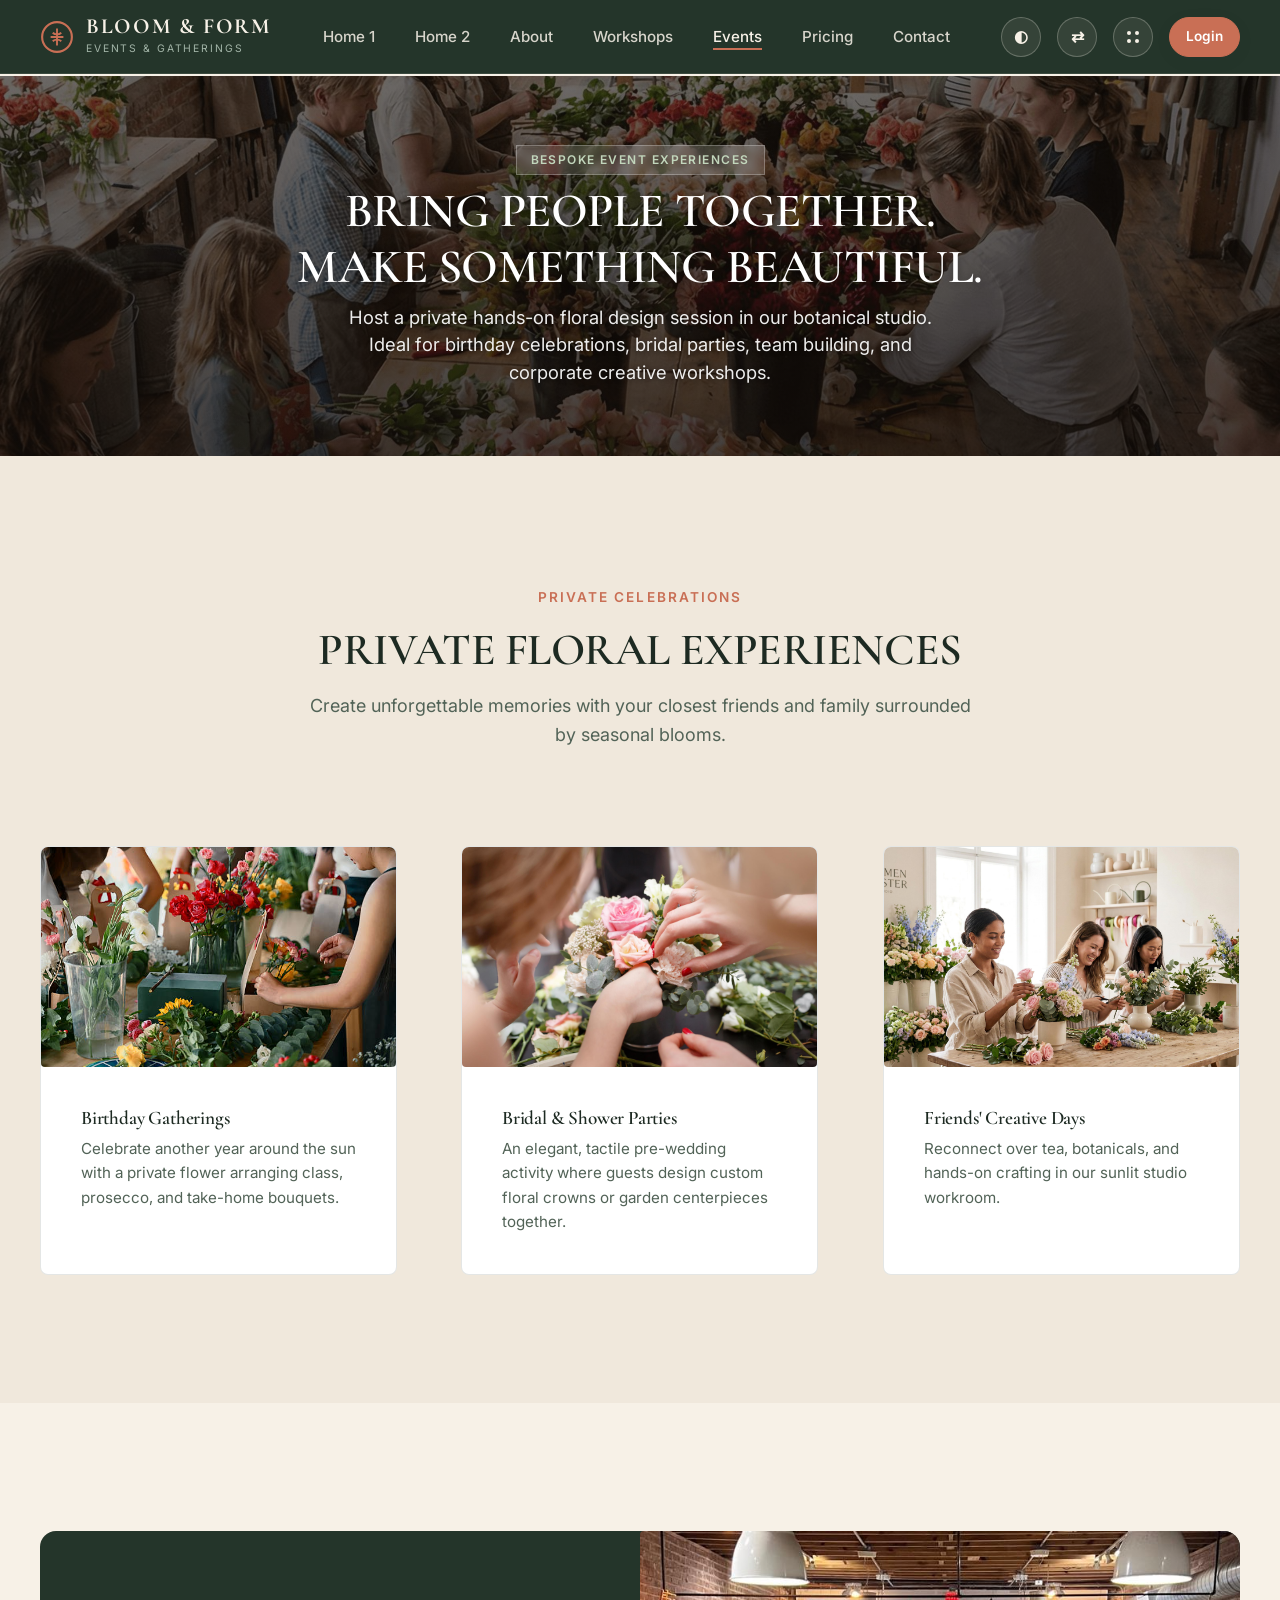
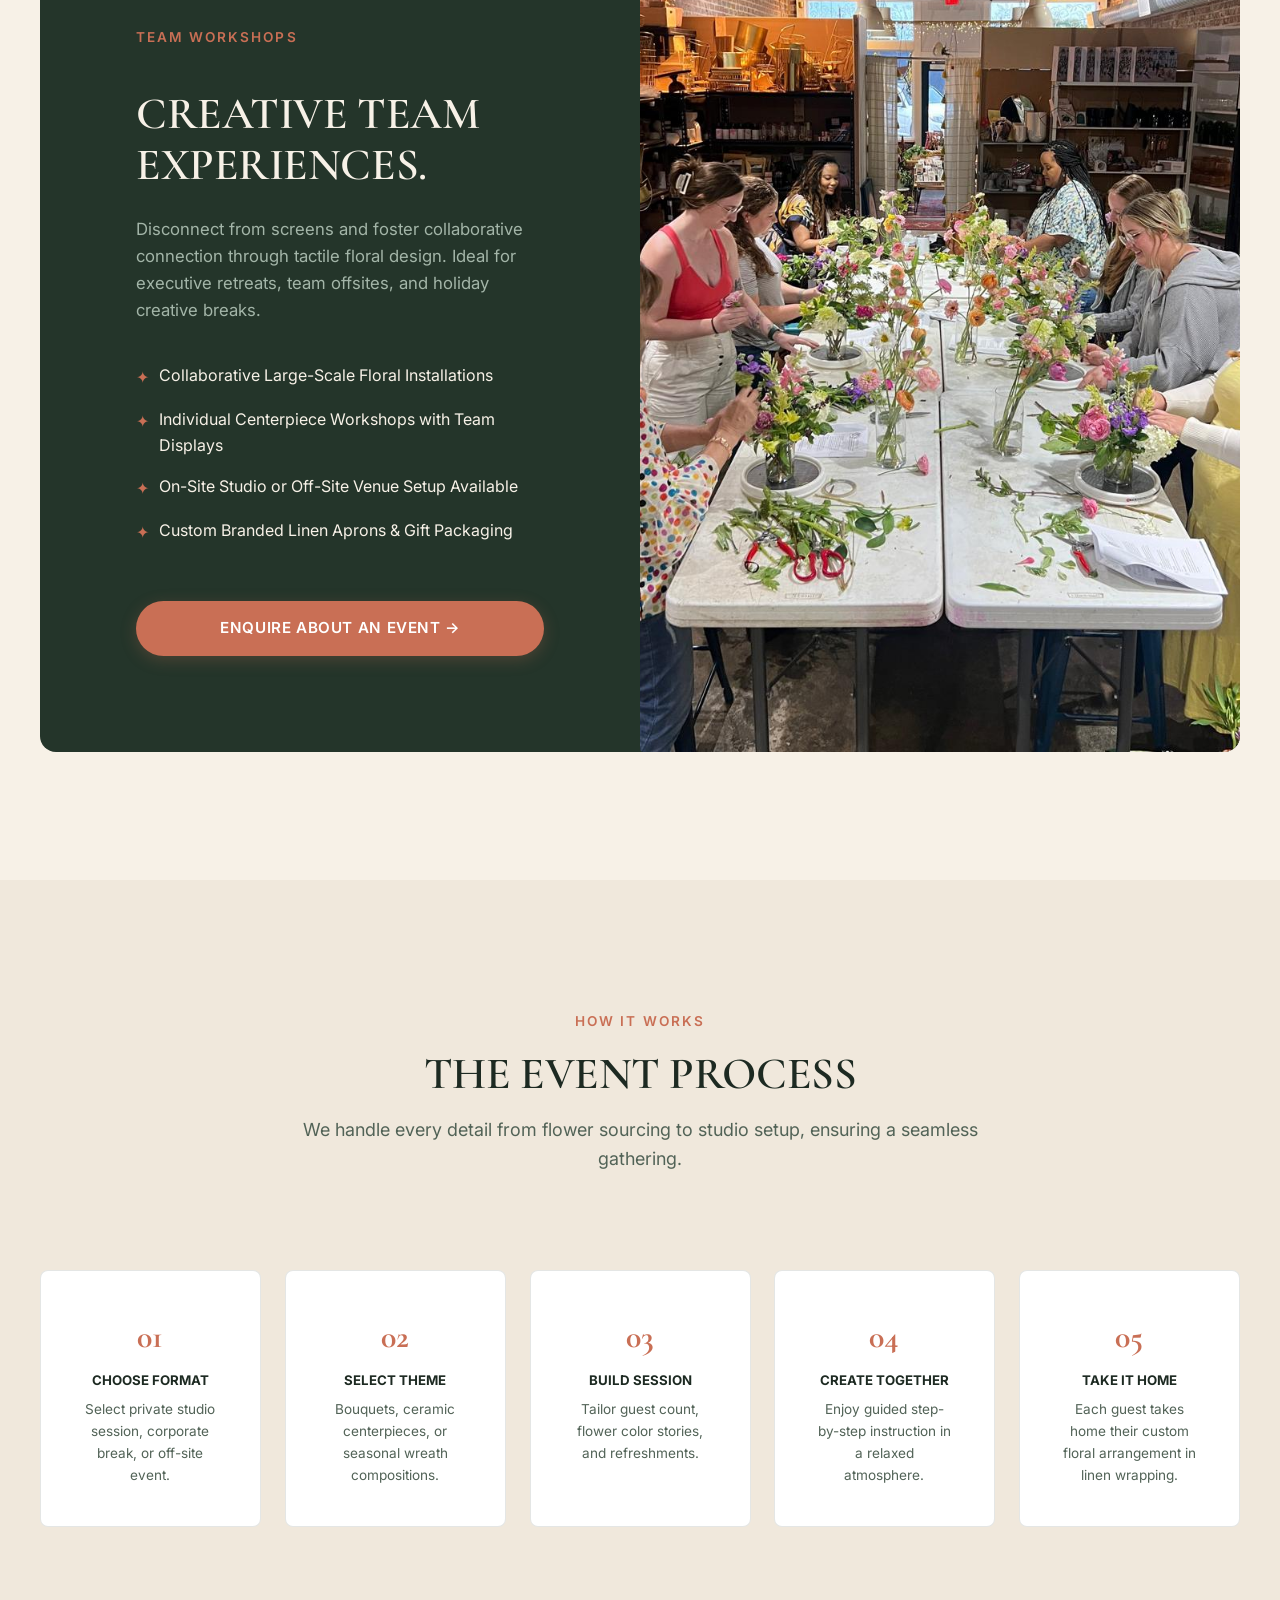
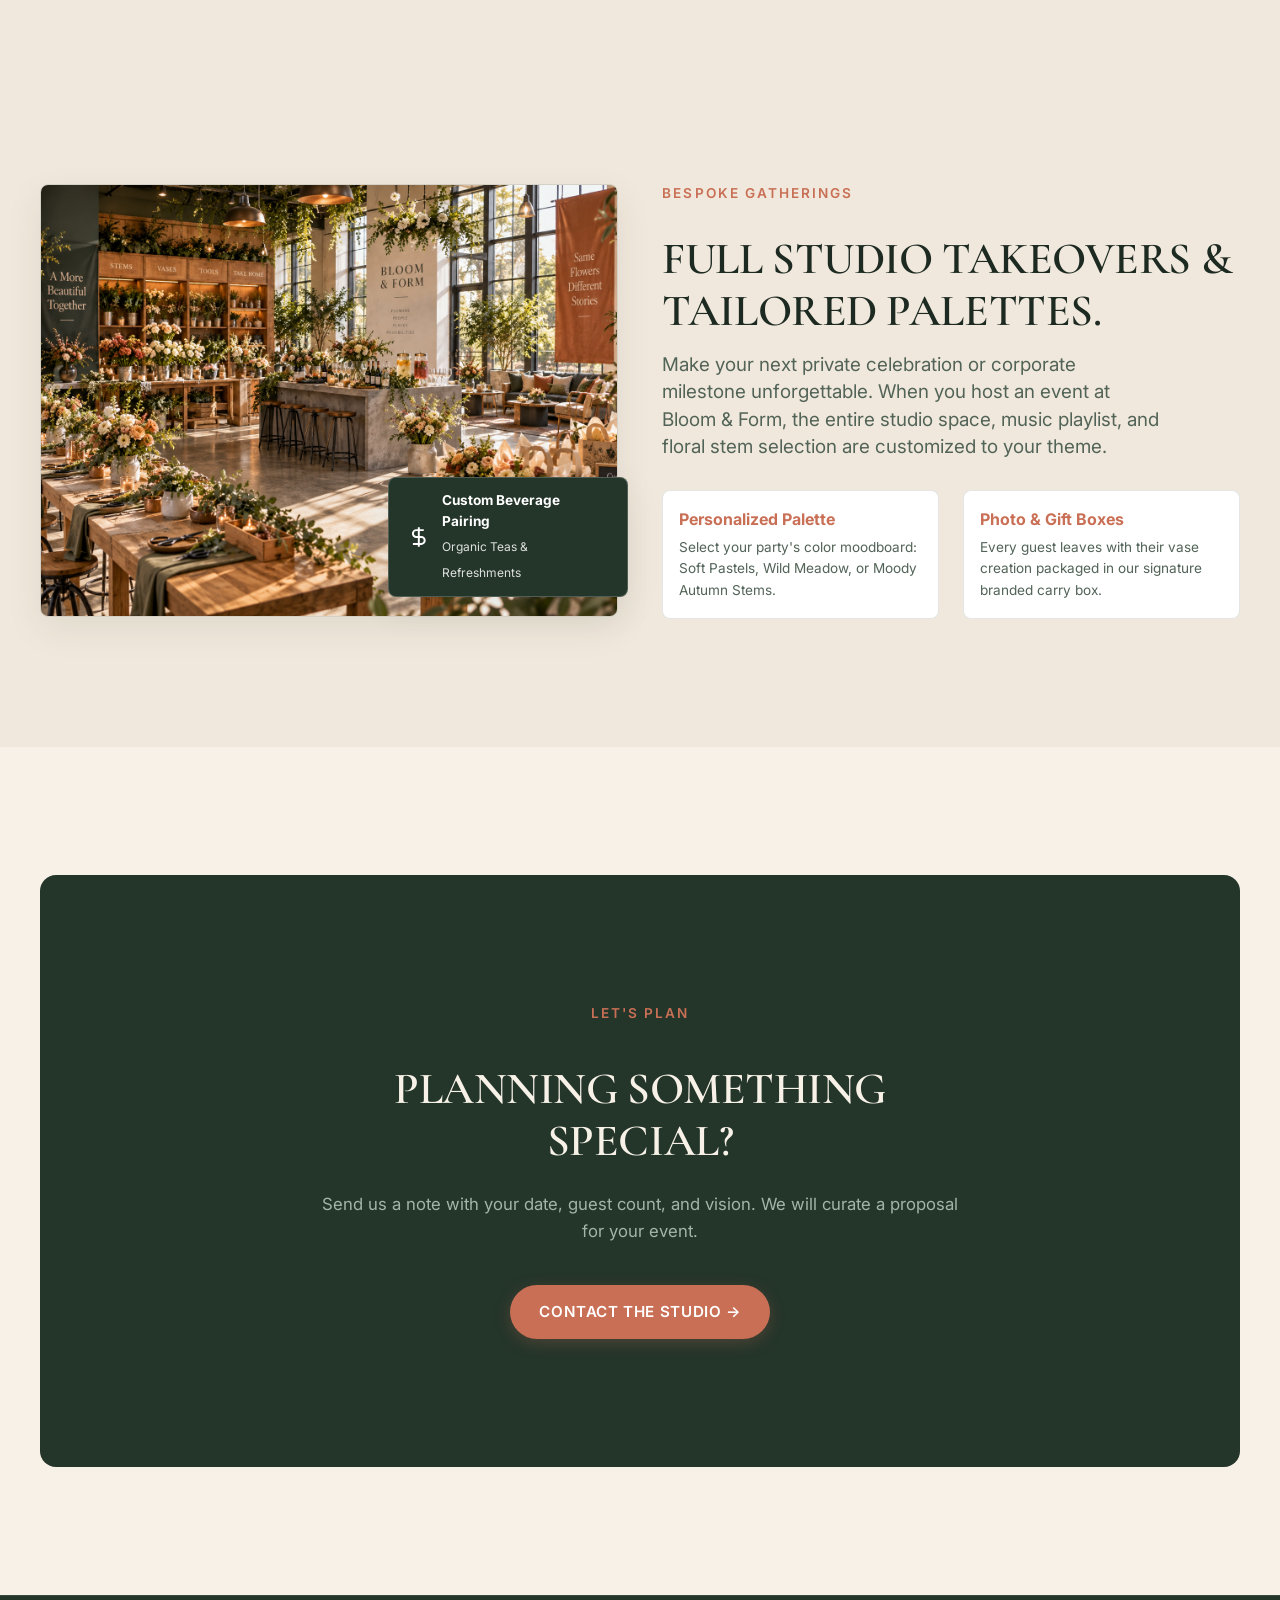
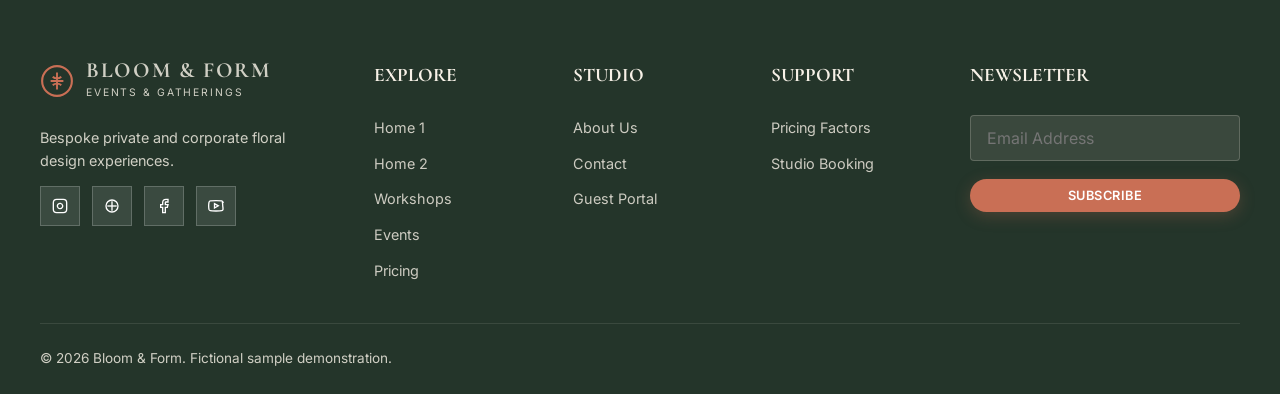
<file: events.html>
<!DOCTYPE html>
<html lang="en" data-theme="light" dir="ltr">
<head>
  <meta charset="UTF-8">
  <meta name="viewport" content="width=device-width, initial-scale=1.0">
  <title>Private & Corporate Floral Events | Bloom & Form</title>
  <meta name="description" content="Host private floral design workshops, bridal gatherings, birthday celebrations, and corporate team building creative experiences.">
  <link rel="icon" type="image/svg+xml" href="assets/images/favicon.svg">
  <link rel="stylesheet" href="assets/css/style.css">
</head>
<body>

  <!-- NAVBAR -->
  <header class="navbar">
    <div class="container nav-container">
      <a href="index.html" class="brand-logo">
        <svg class="logo-icon" viewBox="0 0 32 32" fill="none" xmlns="http://www.w3.org/2000/svg">
          <circle cx="16" cy="16" r="14" stroke="currentColor" stroke-width="2"/>
          <path d="M16 8V24M10 16H22M12 12C14 14 18 14 20 12M12 20C14 18 18 18 20 20" stroke="currentColor" stroke-width="1.8"/>
        </svg>
        <div class="brand-text">
          <span class="brand-name">BLOOM & FORM</span>
          <span class="brand-descriptor">EVENTS & GATHERINGS</span>
        </div>
      </a>

      <nav>
        <ul class="nav-links">
          <li><a href="index.html" class="nav-link">Home 1</a></li>
          <li><a href="index2.html" class="nav-link">Home 2</a></li>
          <li><a href="about.html" class="nav-link">About</a></li>
          <li><a href="upcoming-workshops.html" class="nav-link">Workshops</a></li>
          <li><a href="events.html" class="nav-link active">Events</a></li>
          <li><a href="pricing.html" class="nav-link">Pricing</a></li>
          <li><a href="contact.html" class="nav-link">Contact</a></li>
        </ul>
      </nav>

      <div class="nav-actions">
        <button class="ctrl-btn js-theme-toggle" aria-label="Toggle Theme" title="Toggle Theme">
          <span>◐</span>
        </button>
        <button class="ctrl-btn js-rtl-toggle" aria-label="Toggle Direction" title="Toggle Direction">
          <span>⇄</span>
        </button>
        <a href="dashboard.html" class="ctrl-btn" aria-label="Dashboard" title="Dashboard">
          <svg width="16" height="16" viewBox="0 0 24 24" fill="currentColor"><circle cx="6" cy="6" r="3"/><circle cx="18" cy="6" r="3"/><circle cx="6" cy="18" r="3"/><circle cx="18" cy="18" r="3"/></svg>
        </a>
        <a href="login.html" class="nav-primary-cta" title="Login">
          <span>Login</span>
        </a>
      </div>

      <button class="mobile-hamburger" aria-label="Open Mobile Menu"><svg viewBox="0 0 24 24" fill="none" stroke="currentColor" stroke-width="2"><path d="M4 6h16M4 12h16M4 18h16"/></svg></button>
    </div>
  </header>

  <!-- MOBILE DRAWER -->
  <div class="mobile-drawer">
    <div class="drawer-header">
      <div class="brand-text"><span class="brand-name">BLOOM & FORM</span><span class="brand-descriptor">FLORAL WORKSHOPS</span></div>
      <button class="drawer-close-btn">✕</button>
    </div>
    <ul class="mobile-drawer-links">
      <li><a href="index.html" class="mobile-drawer-link">Home 1</a></li>
      <li><a href="index2.html" class="mobile-drawer-link">Home 2</a></li>
      <li><a href="about.html" class="mobile-drawer-link">About</a></li>
      <li><a href="upcoming-workshops.html" class="mobile-drawer-link">Workshops</a></li>
      <li><a href="events.html" class="mobile-drawer-link active">Events</a></li>
      <li><a href="pricing.html" class="mobile-drawer-link">Pricing</a></li>
      <li><a href="contact.html" class="mobile-drawer-link">Contact</a></li>
    </ul>
    <div class="drawer-controls">
      <a href="login.html" class="nav-primary-cta" style="width: 100%; text-align: center;">
        <span>Login</span>
      </a>
      <div class="ctrl-group">
        <button class="ctrl-btn js-theme-toggle" aria-label="Toggle Theme" title="Toggle Theme"><span>◐</span></button>
        <button class="ctrl-btn js-rtl-toggle" aria-label="Toggle Direction" title="Toggle Direction"><span>⇄</span></button>
        <a href="dashboard.html" class="ctrl-btn" aria-label="Dashboard" title="Dashboard">
          <svg width="16" height="16" viewBox="0 0 24 24" fill="currentColor"><circle cx="6" cy="6" r="3"/><circle cx="18" cy="6" r="3"/><circle cx="6" cy="18" r="3"/><circle cx="18" cy="18" r="3"/></svg>
        </a>
      </div>
    </div>
  </div>

  <main>
    <!-- SECTION 01 — HERO -->
    <section class="inner-hero" style="background-image: url('assets/images/n1.jpg');">
      <div class="container">
        <span class="section-tag">BESPOKE EVENT EXPERIENCES</span>
        <h1>BRING PEOPLE TOGETHER.<br>MAKE SOMETHING BEAUTIFUL.</h1>
        <p>
          Host a private hands-on floral design session in our botanical studio. Ideal for birthday celebrations, bridal parties, team building, and corporate creative workshops.
        </p>
       
      </div>
    </section>

    <!-- SECTION 02 — PRIVATE EVENTS -->
    <section class="section-padding" style="background-color: var(--bg-surface-elevated);">
      <div class="container">
        <div class="section-header center-align">
          <span class="section-tag">PRIVATE CELEBRATIONS</span>
          <h2>PRIVATE FLORAL EXPERIENCES</h2>
          <p>Create unforgettable memories with your closest friends and family surrounded by seasonal blooms.</p>
        </div>

        <div class="grid-3">
          <div class="hover-petal-card" style="background: var(--bg-surface); border-radius: var(--radius-md); overflow: hidden; border: 1px solid var(--border-color);">
            <div class="image-leaf-container" style="height: 220px;">
              <img src="assets/images/n14.jpg" alt="Birthday floral workshop guests with gift box carrier arrangements">
            </div>
            <div style="padding: var(--space-lg);">
              <h4>Birthday Gatherings</h4>
              <p style="font-size: 0.95rem; margin-top: 8px;">Celebrate another year around the sun with a private flower arranging class, prosecco, and take-home bouquets.</p>
            </div>
          </div>

          <div class="hover-petal-card" style="background: var(--bg-surface); border-radius: var(--radius-md); overflow: hidden; border: 1px solid var(--border-color);">
            <div class="image-leaf-container" style="height: 220px;">
              <img src="assets/images/n2.jpg" alt="Bridal shower floral workshop arranging pink garden roses">
            </div>
            <div style="padding: var(--space-lg);">
              <h4>Bridal & Shower Parties</h4>
              <p style="font-size: 0.95rem; margin-top: 8px;">An elegant, tactile pre-wedding activity where guests design custom floral crowns or garden centerpieces together.</p>
            </div>
          </div>

          <div class="hover-petal-card" style="background: var(--bg-surface); border-radius: var(--radius-md); overflow: hidden; border: 1px solid var(--border-color);">
            <div class="image-leaf-container" style="height: 220px;">
              <img src="assets/images/n4.jpg" alt="Friends creative day smiling and cutting blooms in studio">
            </div>
            <div style="padding: var(--space-lg);">
              <h4>Friends' Creative Days</h4>
              <p style="font-size: 0.95rem; margin-top: 8px;">Reconnect over tea, botanicals, and hands-on crafting in our sunlit studio workroom.</p>
            </div>
          </div>
        </div>
      </div>
    </section>

    <!-- SECTION 03 — CORPORATE EVENTS -->
    <section class="section-padding">
      <div class="container">
        <div class="split-event-card">
          <div class="event-content">
            <span class="section-tag" style="color: var(--terracotta-bloom);">TEAM WORKSHOPS</span>
            <h2 style="color: var(--petal-cream);">CREATIVE TEAM EXPERIENCES.</h2>
            <p>Disconnect from screens and foster collaborative connection through tactile floral design. Ideal for executive retreats, team offsites, and holiday creative breaks.</p>
            <ul class="event-list">
              <li>Collaborative Large-Scale Floral Installations</li>
              <li>Individual Centerpiece Workshops with Team Displays</li>
              <li>On-Site Studio or Off-Site Venue Setup Available</li>
              <li>Custom Branded Linen Aprons & Gift Packaging</li>
            </ul>
            <a href="contact.html" class="btn btn-primary" style="margin-top: var(--space-sm);">
              ENQUIRE ABOUT AN EVENT →
            </a>
          </div>
          <div class="image-leaf-container">
            <img class="event-image" src="assets/images/n5.jpg" alt="Corporate team building floral design workshop with students and worktables">
          </div>
        </div>
      </div>
    </section>

    <!-- SECTION 04 — EVENT EXPERIENCE PROCESS TIMELINE -->
    <section class="section-padding" style="background-color: var(--bg-surface-elevated);">
      <div class="container">
        <div class="section-header center-align">
          <span class="section-tag">HOW IT WORKS</span>
          <h2>THE EVENT PROCESS</h2>
          <p>We handle every detail from flower sourcing to studio setup, ensuring a seamless gathering.</p>
        </div>

        <div class="grid-5" style="margin-top: var(--space-2xl);">
          <div class="hover-petal-card" style="background: var(--bg-surface); padding: var(--space-lg); border-radius: var(--radius-md); text-align: center; border: 1px solid var(--border-color);">
            <div style="font-family: var(--font-serif); font-size: 2rem; color: var(--terracotta-bloom); font-weight: bold;">01</div>
            <h5 style="margin-block: 8px;">CHOOSE FORMAT</h5>
            <p style="font-size: 0.85rem;">Select private studio session, corporate break, or off-site event.</p>
          </div>

          <div class="hover-petal-card" style="background: var(--bg-surface); padding: var(--space-lg); border-radius: var(--radius-md); text-align: center; border: 1px solid var(--border-color);">
            <div style="font-family: var(--font-serif); font-size: 2rem; color: var(--terracotta-bloom); font-weight: bold;">02</div>
            <h5 style="margin-block: 8px;">SELECT THEME</h5>
            <p style="font-size: 0.85rem;">Bouquets, ceramic centerpieces, or seasonal wreath compositions.</p>
          </div>

          <div class="hover-petal-card" style="background: var(--bg-surface); padding: var(--space-lg); border-radius: var(--radius-md); text-align: center; border: 1px solid var(--border-color);">
            <div style="font-family: var(--font-serif); font-size: 2rem; color: var(--terracotta-bloom); font-weight: bold;">03</div>
            <h5 style="margin-block: 8px;">BUILD SESSION</h5>
            <p style="font-size: 0.85rem;">Tailor guest count, flower color stories, and refreshments.</p>
          </div>

          <div class="hover-petal-card" style="background: var(--bg-surface); padding: var(--space-lg); border-radius: var(--radius-md); text-align: center; border: 1px solid var(--border-color);">
            <div style="font-family: var(--font-serif); font-size: 2rem; color: var(--terracotta-bloom); font-weight: bold;">04</div>
            <h5 style="margin-block: 8px;">CREATE TOGETHER</h5>
            <p style="font-size: 0.85rem;">Enjoy guided step-by-step instruction in a relaxed atmosphere.</p>
          </div>

          <div class="hover-petal-card" style="background: var(--bg-surface); padding: var(--space-lg); border-radius: var(--radius-md); text-align: center; border: 1px solid var(--border-color);">
            <div style="font-family: var(--font-serif); font-size: 2rem; color: var(--terracotta-bloom); font-weight: bold;">05</div>
            <h5 style="margin-block: 8px;">TAKE IT HOME</h5>
            <p style="font-size: 0.85rem;">Each guest takes home their custom floral arrangement in linen wrapping.</p>
          </div>
        </div>
      </div>
    </section>

    <!-- SECTION 05 — CTA -->
    <!-- EVENTS UNIQUE SECTION — PRIVATE STUDIO TAKEOVER & CUSTOM STYLING -->
    <section class="section-padding" style="background-color: var(--bg-surface-elevated);">
      <div class="container hero-grid" style="align-items: center;">
        <div class="hero-image-wrapper" style="position: relative;">
          <div class="hero-image-frame image-leaf-container hover-petal-card">
            <img src="assets/images/21.png" alt="Private event floral gathering at studio table">
          </div>
          <div class="hero-badge-float float-badge-anim" style="bottom: 20px; top: auto; inset-inline-end: -10px; inset-inline-start: auto; background: var(--botanical-deep); color: #FFF; border: 1px solid rgba(255,255,255,0.2);">
            <svg width="24" height="24" viewBox="0 0 24 24" fill="none" stroke="currentColor" stroke-width="2"><path d="M12 2v20M17 5H9.5a3.5 3.5 0 0 0 0 7h5a3.5 3.5 0 0 1 0 7H6"/></svg>
            <div>
              <strong style="display: block; font-size: 0.85rem;">Custom Beverage Pairing</strong>
              <span style="font-size: 0.75rem; opacity: 0.85;">Organic Teas & Refreshments</span>
            </div>
          </div>
        </div>
        <div class="hero-content">
          <span class="section-tag" style="color: var(--terracotta-bloom);">BESPOKE GATHERINGS</span>
          <h2>FULL STUDIO TAKEOVERS & TAILORED PALETTES.</h2>
          <p class="hero-supporting">
            Make your next private celebration or corporate milestone unforgettable. When you host an event at Bloom & Form, the entire studio space, music playlist, and floral stem selection are customized to your theme.
          </p>
          <div style="display: grid; grid-template-columns: 1fr 1fr; gap: var(--space-md); margin-top: var(--space-sm);">
            <div style="background: var(--bg-surface); padding: 16px; border-radius: var(--radius-md); border: 1px solid var(--border-color);" class="hover-petal-card">
              <strong style="color: var(--terracotta-bloom); font-size: 1rem; display: block; margin-bottom: 4px;">Personalized Palette</strong>
              <p style="font-size: 0.85rem; margin: 0;">Select your party's color moodboard: Soft Pastels, Wild Meadow, or Moody Autumn Stems.</p>
            </div>
            <div style="background: var(--bg-surface); padding: 16px; border-radius: var(--radius-md); border: 1px solid var(--border-color);" class="hover-petal-card">
              <strong style="color: var(--terracotta-bloom); font-size: 1rem; display: block; margin-bottom: 4px;">Photo & Gift Boxes</strong>
              <p style="font-size: 0.85rem; margin: 0;">Every guest leaves with their vase creation packaged in our signature branded carry box.</p>
            </div>
          </div>
        </div>
      </div>
    </section>

    <section class="section-padding">
      <div class="container">
        <div class="final-cta-section">
          <div class="final-cta-content">
            <span class="section-tag" style="color: var(--terracotta-bloom);">LET'S PLAN</span>
            <h2>PLANNING SOMETHING SPECIAL?</h2>
            <p>Send us a note with your date, guest count, and vision. We will curate a proposal for your event.</p>
            <a href="contact.html" class="btn btn-primary" style="margin-top: var(--space-sm);">
              CONTACT THE STUDIO →
            </a>
          </div>
        </div>
      </div>
    </section>
  </main>

  <!-- FOOTER -->
  <footer class="footer">
    <div class="container">
      <div class="footer-grid">
        <div class="footer-col">
          <a href="index.html" class="brand-logo" style="margin-bottom: var(--space-md);">
            <svg class="logo-icon" viewBox="0 0 32 32" fill="none" xmlns="http://www.w3.org/2000/svg">
              <circle cx="16" cy="16" r="14" stroke="currentColor" stroke-width="2"/>
              <path d="M16 8V24M10 16H22M12 12C14 14 18 14 20 12M12 20C14 18 18 18 20 20" stroke="currentColor" stroke-width="1.8"/>
            </svg>
            <div class="brand-text"><span class="brand-name">BLOOM & FORM</span><span class="brand-descriptor">EVENTS & GATHERINGS</span></div>
          </a>
          <p style="color: var(--text-inverse-muted); font-size: 0.9rem; margin-bottom: 14px;">Bespoke private and corporate floral design experiences.</p>
          <div class="social-links-grid">
            <a href="#" class="social-icon-btn" aria-label="Instagram" title="Instagram" style="background: rgba(255,255,255,0.1); border-color: rgba(255,255,255,0.2); color: #fff;">
              <svg width="16" height="16" viewBox="0 0 24 24" fill="none" stroke="currentColor" stroke-width="2"><rect x="2" y="2" width="20" height="20" rx="5" ry="5"/><path d="M16 11.37A4 4 0 1 1 12.63 8 4 4 0 0 1 16 11.37z"/><line x1="17.5" y1="6.5" x2="17.51" y2="6.5"/></svg>
            </a>
            <a href="#" class="social-icon-btn" aria-label="Pinterest" title="Pinterest" style="background: rgba(255,255,255,0.1); border-color: rgba(255,255,255,0.2); color: #fff;">
              <svg width="16" height="16" viewBox="0 0 24 24" fill="none" stroke="currentColor" stroke-width="2"><line x1="12" y1="5" x2="12" y2="19"/><path d="M5 12h14"/><circle cx="12" cy="12" r="9"/></svg>
            </a>
            <a href="#" class="social-icon-btn" aria-label="Facebook" title="Facebook" style="background: rgba(255,255,255,0.1); border-color: rgba(255,255,255,0.2); color: #fff;">
              <svg width="16" height="16" viewBox="0 0 24 24" fill="none" stroke="currentColor" stroke-width="2"><path d="M18 2h-3a5 5 0 0 0-5 5v3H7v4h3v8h4v-8h3l1-4h-4V7a1 1 0 0 1 1-1h3z"/></svg>
            </a>
            <a href="#" class="social-icon-btn" aria-label="YouTube" title="YouTube" style="background: rgba(255,255,255,0.1); border-color: rgba(255,255,255,0.2); color: #fff;">
              <svg width="16" height="16" viewBox="0 0 24 24" fill="none" stroke="currentColor" stroke-width="2"><path d="M22.54 6.42a2.78 2.78 0 0 0-1.94-2C18.88 4 12 4 12 4s-6.88 0-8.6.46a2.78 2.78 0 0 0-1.94 2A29 29 0 0 0 1 11.75a29 29 0 0 0 .46 5.33A2.78 2.78 0 0 0 3.4 19c1.72.46 8.6.46 8.6.46s6.88 0 8.6-.46a2.78 2.78 0 0 0 1.94-2 29 29 0 0 0-.46-5.25 29 29 0 0 0-.46-5.33z"/><polygon points="9.75 15.02 15.5 11.75 9.75 8.48 9.75 15.02"/></svg>
            </a>
          </div>
        </div>
        <div class="footer-col">
          <h5>EXPLORE</h5>
          <ul class="footer-links">
            <li><a href="index.html">Home 1</a></li>
            <li><a href="index2.html">Home 2</a></li>
            <li><a href="upcoming-workshops.html">Workshops</a></li>
            <li><a href="events.html">Events</a></li>
            <li><a href="pricing.html">Pricing</a></li>
          </ul>
        </div>
        <div class="footer-col">
          <h5>STUDIO</h5>
          <ul class="footer-links">
            <li><a href="about.html">About Us</a></li>
            <li><a href="contact.html">Contact</a></li>
            <li><a href="login.html">Guest Portal</a></li>
          </ul>
        </div>
        <div class="footer-col">
          <h5>SUPPORT</h5>
          <ul class="footer-links">
            <li><a href="pricing.html">Pricing Factors</a></li>
            <li><a href="contact.html">Studio Booking</a></li>
          </ul>
        </div>
        <div class="footer-col">
          <h5>NEWSLETTER</h5>
          <form class="newsletter-form" onsubmit="event.preventDefault(); showToast('Subscribed!');">
            <input type="email" class="form-control" placeholder="Email Address" required style="background: rgba(247,241,231,0.1); color: var(--petal-cream); border-color: rgba(247,241,231,0.2);">
            <button type="submit" class="btn btn-primary" style="padding: 8px 16px; margin-top: 8px; font-size: 0.8rem;">SUBSCRIBE</button>
          </form>
        </div>
      </div>
      <div class="footer-bottom">
        <span>© 2026 Bloom & Form. Fictional sample demonstration.</span>
      </div>
    </div>
  </footer>

  <script src="assets/js/main.js"></script>
</body>
</html>
</file>
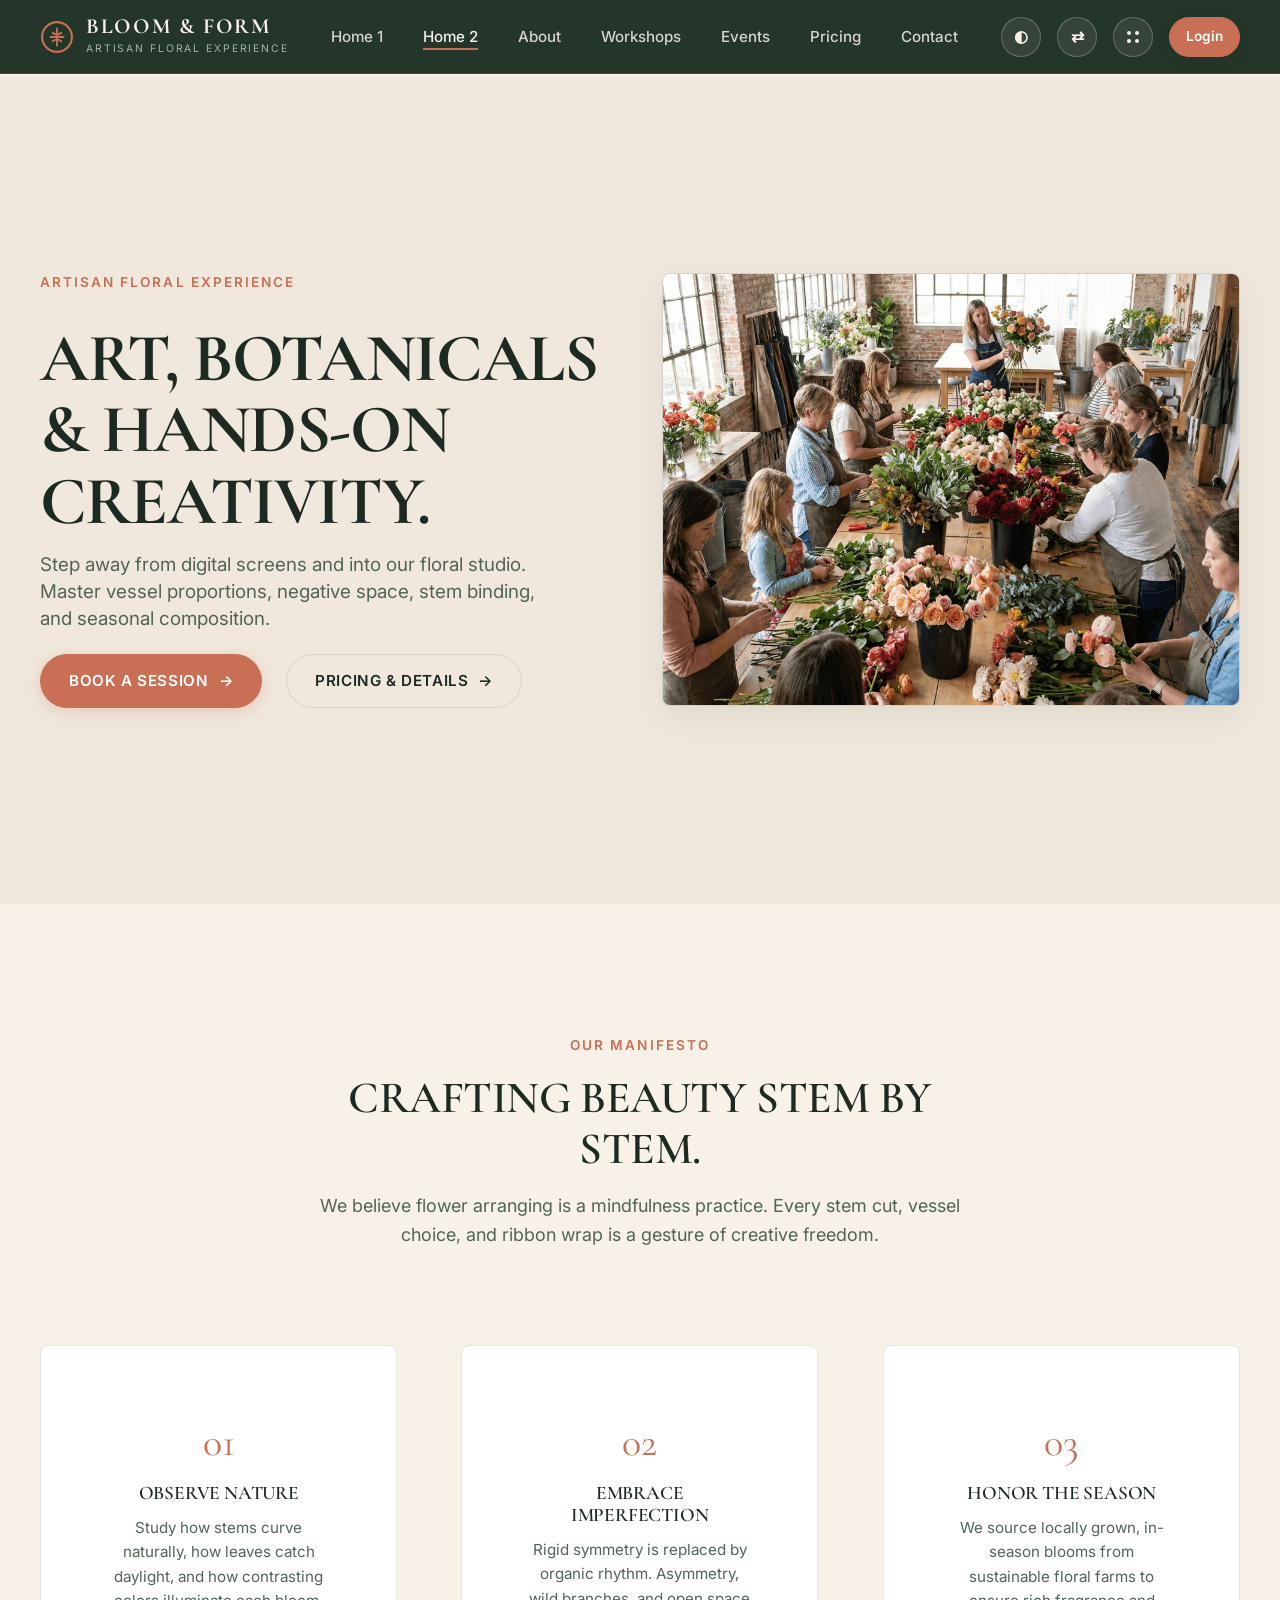
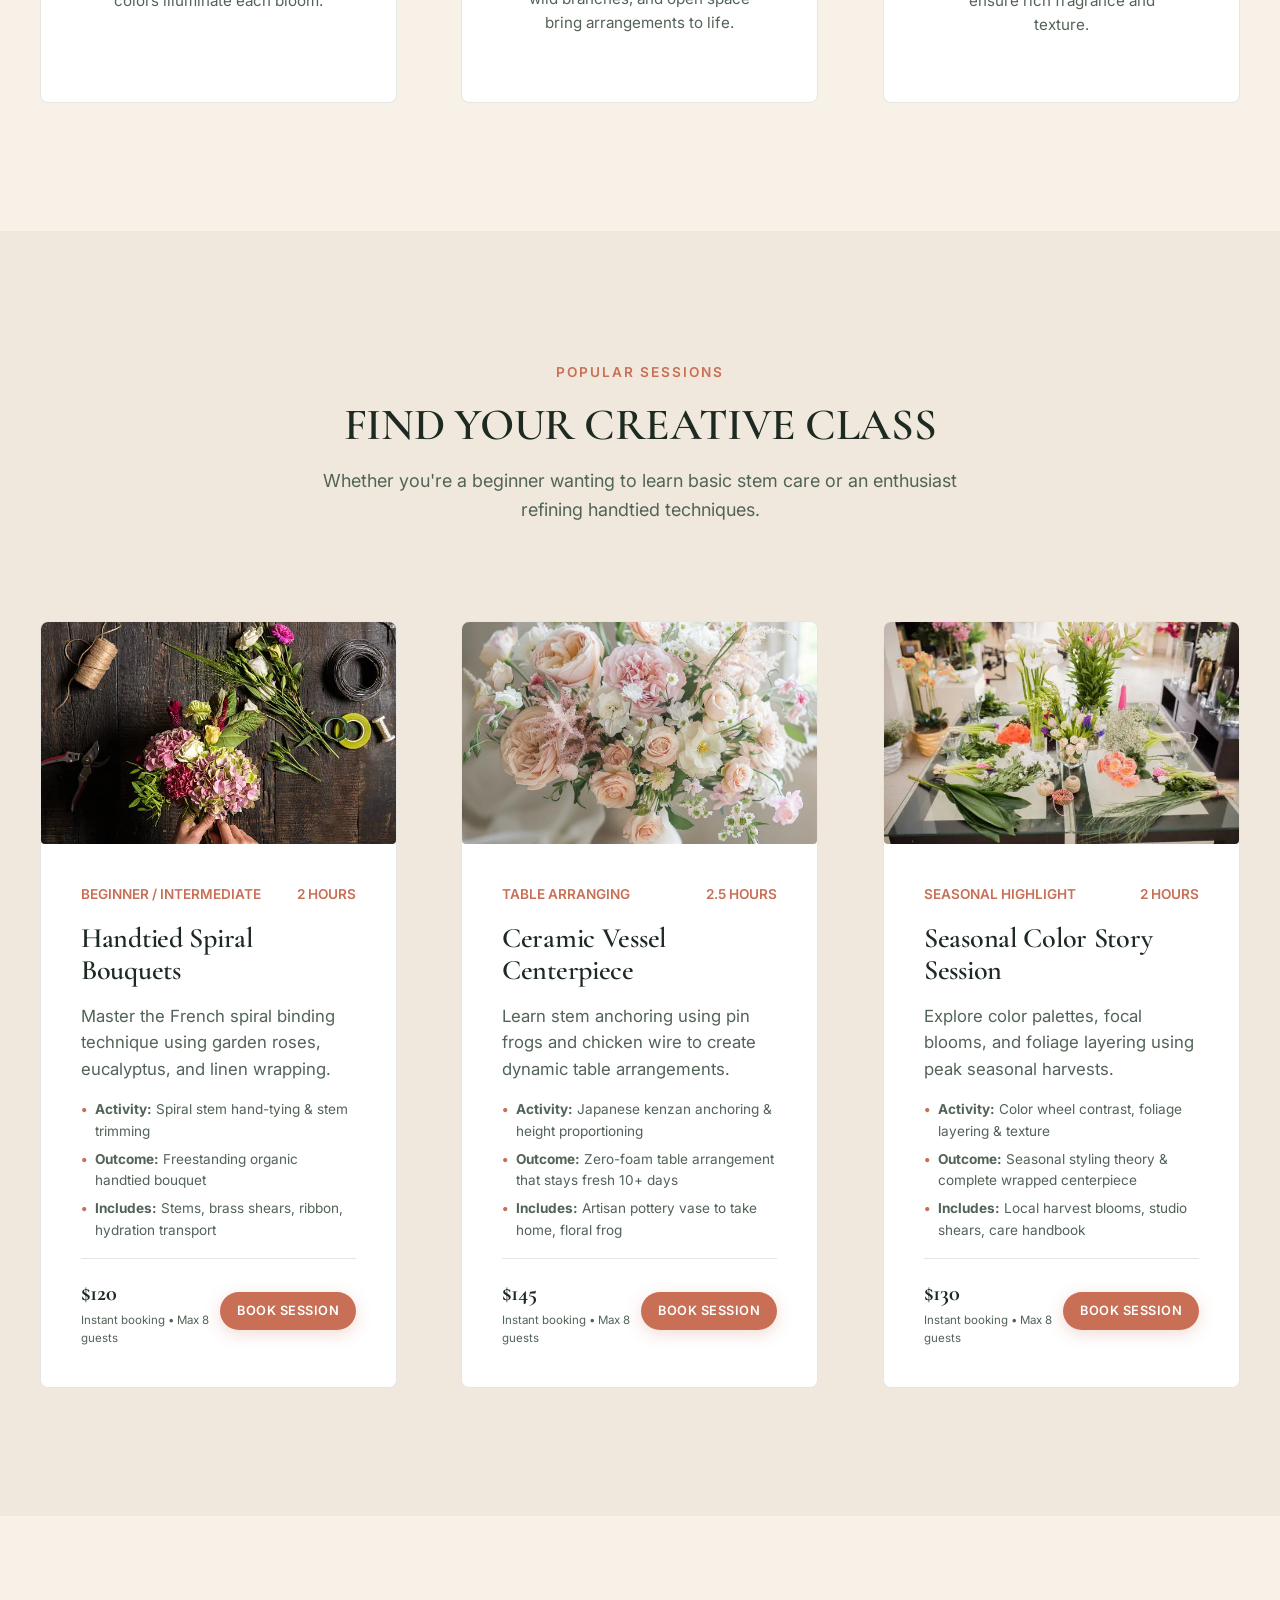
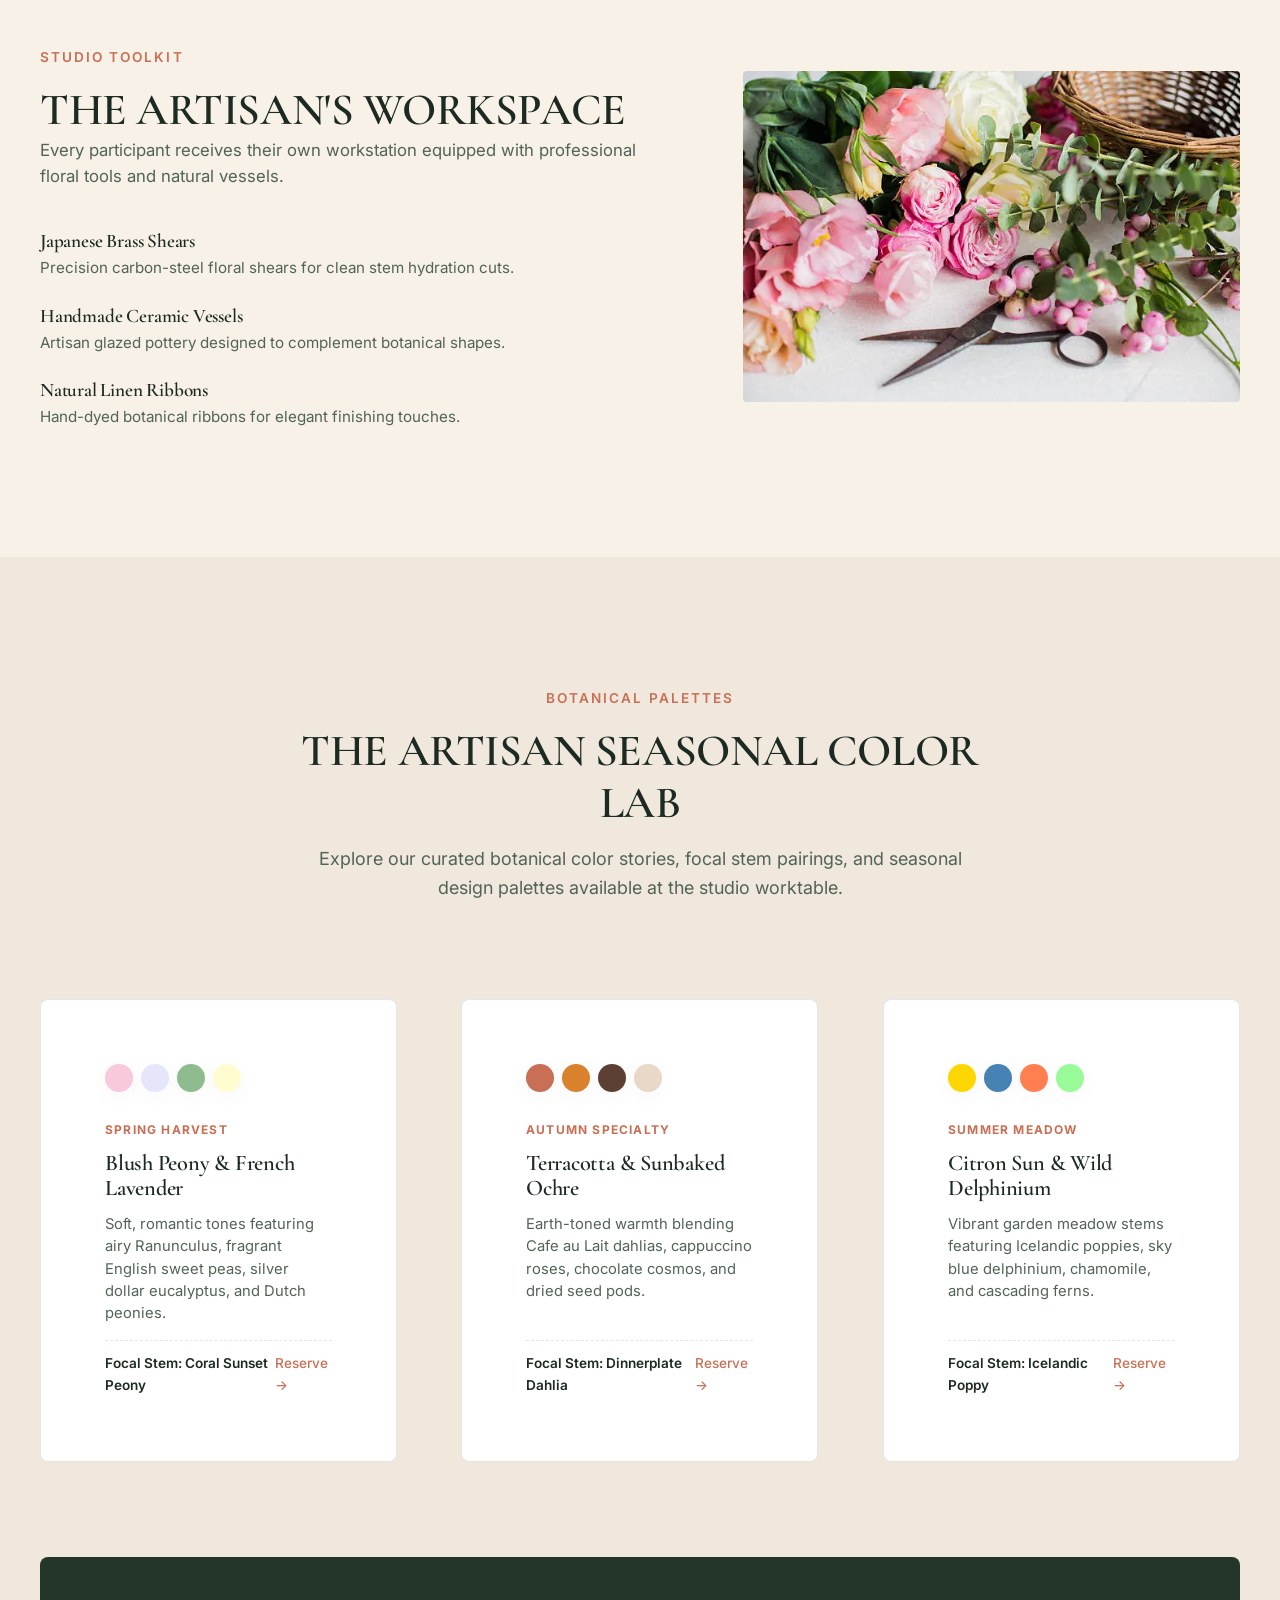
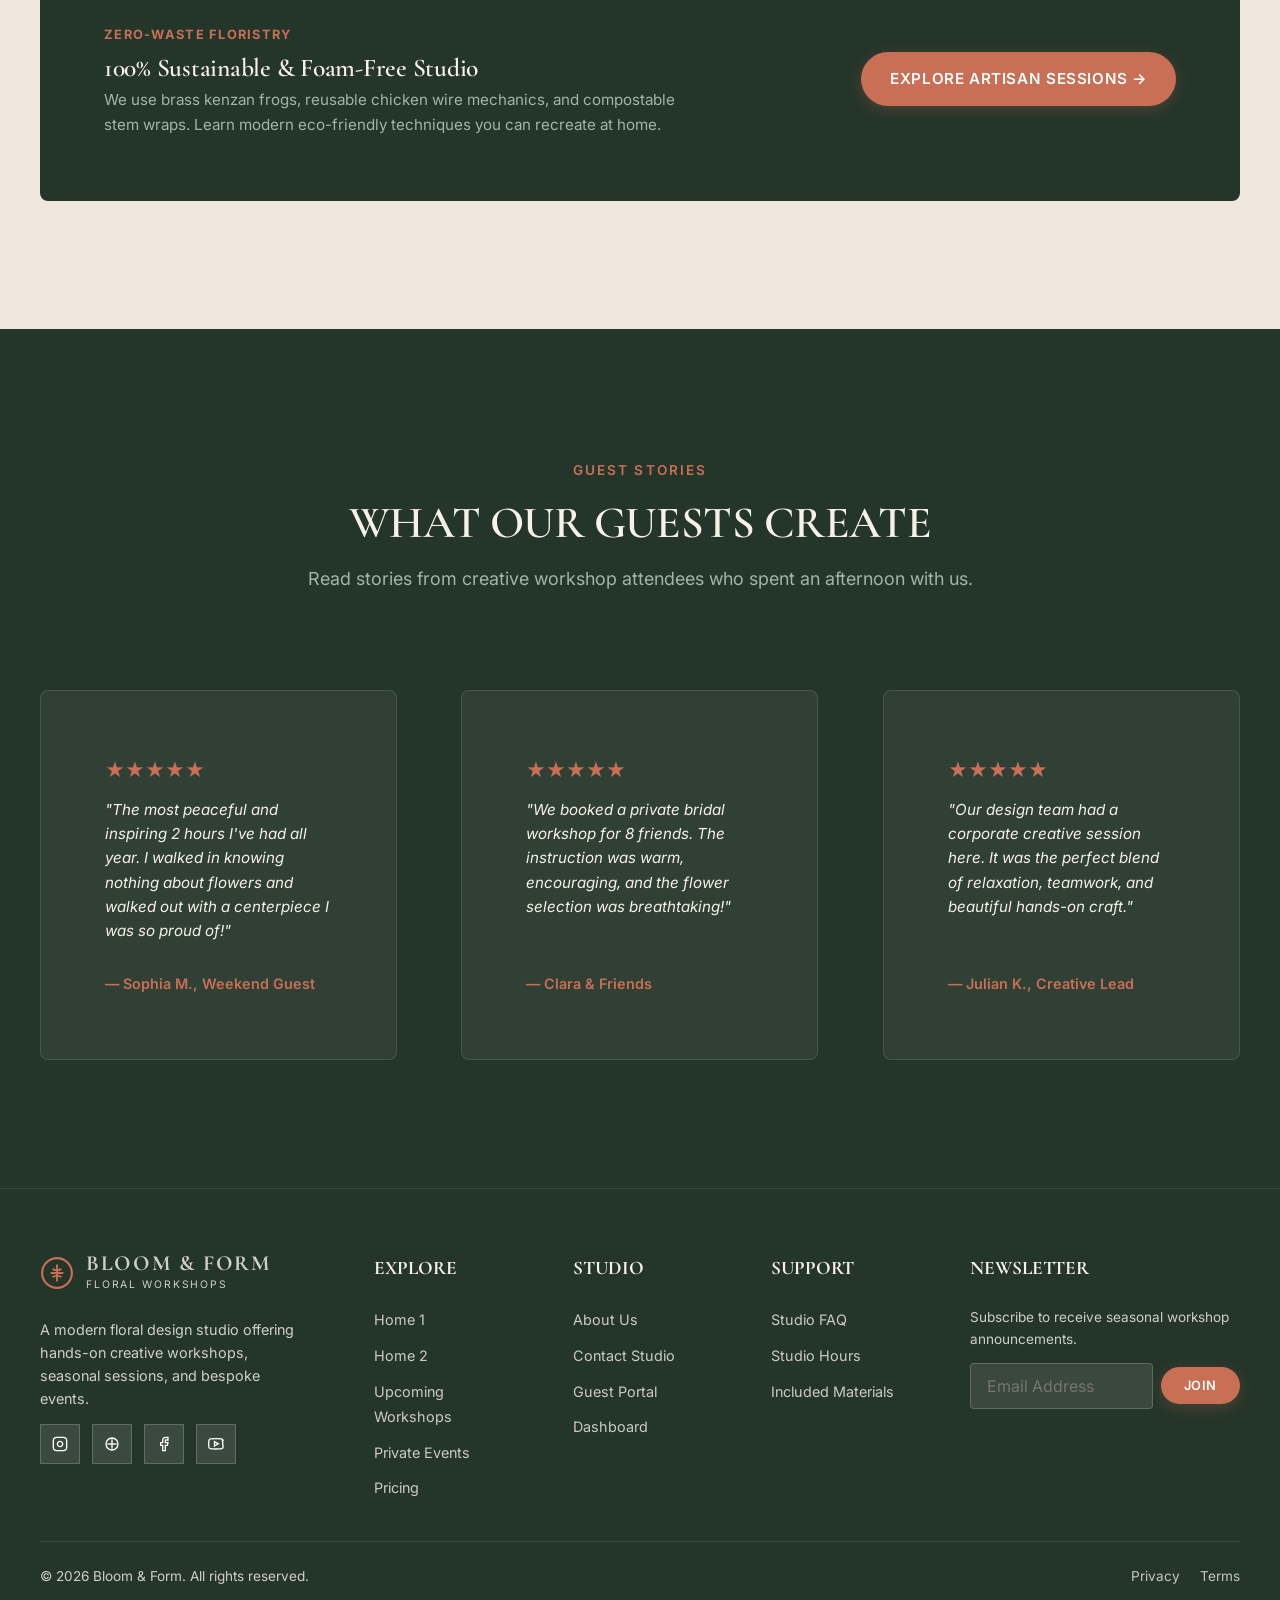
<file: index2.html>
<!DOCTYPE html>
<html lang="en" data-theme="light" dir="ltr">
<head>
  <meta charset="UTF-8">
  <meta name="viewport" content="width=device-width, initial-scale=1.0">
  <title>Bloom & Form | Artisan Floral Experience (Home 2)</title>
  <meta name="description" content="Artisan floral design experience and studio workshops. Learn floral arrangement, stem anchoring, color harmony and centerpiece design.">
  <link rel="icon" type="image/svg+xml" href="assets/images/favicon.svg">
  <link rel="stylesheet" href="assets/css/style.css">
</head>
<body>

  <!-- NAVBAR -->
  <header class="navbar">
    <div class="container nav-container">
      <a href="index.html" class="brand-logo">
        <svg class="logo-icon" viewBox="0 0 32 32" fill="none" xmlns="http://www.w3.org/2000/svg">
          <circle cx="16" cy="16" r="14" stroke="currentColor" stroke-width="2"/>
          <path d="M16 8V24M10 16H22M12 12C14 14 18 14 20 12M12 20C14 18 18 18 20 20" stroke="currentColor" stroke-width="1.8" stroke-linecap="round"/>
        </svg>
        <div class="brand-text">
          <span class="brand-name">BLOOM & FORM</span>
          <span class="brand-descriptor">ARTISAN FLORAL EXPERIENCE</span>
        </div>
      </a>

      <nav>
        <ul class="nav-links">
          <li><a href="index.html" class="nav-link">Home 1</a></li>
          <li><a href="index2.html" class="nav-link active">Home 2</a></li>
          <li><a href="about.html" class="nav-link">About</a></li>
          <li><a href="upcoming-workshops.html" class="nav-link">Workshops</a></li>
          <li><a href="events.html" class="nav-link">Events</a></li>
          <li><a href="pricing.html" class="nav-link">Pricing</a></li>
          <li><a href="contact.html" class="nav-link">Contact</a></li>
        </ul>
      </nav>

      <div class="nav-actions">
        <button class="ctrl-btn js-theme-toggle" aria-label="Toggle Theme" title="Toggle Theme">
          <span>◐</span>
        </button>
        <button class="ctrl-btn js-rtl-toggle" aria-label="Toggle Direction" title="Toggle Direction">
          <span>⇄</span>
        </button>
        <a href="dashboard.html" class="ctrl-btn" aria-label="Dashboard" title="Dashboard">
          <svg width="16" height="16" viewBox="0 0 24 24" fill="currentColor"><circle cx="6" cy="6" r="3"/><circle cx="18" cy="6" r="3"/><circle cx="6" cy="18" r="3"/><circle cx="18" cy="18" r="3"/></svg>
        </a>
        <a href="login.html" class="nav-primary-cta" title="Login">
          <span>Login</span>
        </a>
      </div>

      <button class="mobile-hamburger" aria-label="Open Mobile Menu">
        <svg viewBox="0 0 24 24" fill="none" stroke="currentColor" stroke-width="2"><path d="M4 6h16M4 12h16M4 18h16"/></svg>
      </button>
    </div>
  </header>

  <!-- MOBILE DRAWER -->
  <div class="mobile-drawer">
    <div class="drawer-header">
      <div class="brand-text">
        <span class="brand-name">BLOOM & FORM</span>
        <span class="brand-descriptor">FLORAL WORKSHOPS</span>
      </div>
      <button class="drawer-close-btn" aria-label="Close Menu">✕</button>
    </div>
    <ul class="mobile-drawer-links">
      <li><a href="index.html" class="mobile-drawer-link">Home 1</a></li>
      <li><a href="index2.html" class="mobile-drawer-link active">Home 2</a></li>
      <li><a href="about.html" class="mobile-drawer-link">About</a></li>
      <li><a href="upcoming-workshops.html" class="mobile-drawer-link">Workshops</a></li>
      <li><a href="events.html" class="mobile-drawer-link">Events</a></li>
      <li><a href="pricing.html" class="mobile-drawer-link">Pricing</a></li>
      <li><a href="contact.html" class="mobile-drawer-link">Contact</a></li>
    </ul>
    <div class="drawer-controls">
      <a href="login.html" class="nav-primary-cta" style="width: 100%; text-align: center;">
        <span>Login</span>
      </a>
      <div class="ctrl-group">
        <button class="ctrl-btn js-theme-toggle" aria-label="Toggle Theme" title="Toggle Theme"><span>◐</span></button>
        <button class="ctrl-btn js-rtl-toggle" aria-label="Toggle Direction" title="Toggle Direction"><span>⇄</span></button>
        <a href="dashboard.html" class="ctrl-btn" aria-label="Dashboard" title="Dashboard">
          <svg width="16" height="16" viewBox="0 0 24 24" fill="currentColor"><circle cx="6" cy="6" r="3"/><circle cx="18" cy="6" r="3"/><circle cx="6" cy="18" r="3"/><circle cx="18" cy="18" r="3"/></svg>
        </a>
      </div>
    </div>
  </div>

  <main>
    <!-- HOME 2 SECTION 01 — ARTISAN SPOTLIGHT HERO -->
    <section class="hero-section" style="background-color: var(--bg-surface-elevated);">
      <div class="container hero-grid">
        <div class="hero-content">
          <span class="section-tag">ARTISAN FLORAL EXPERIENCE</span>
          <h1 class="hero-headline">ART, BOTANICALS & HANDS-ON CREATIVITY.</h1>
          <p class="hero-supporting">
            Step away from digital screens and into our floral studio. Master vessel proportions, negative space, stem binding, and seasonal composition.
          </p>
          <div class="hero-ctas">
            <a href="upcoming-workshops.html" class="btn btn-primary">
              BOOK A SESSION <span class="btn-arrow">→</span>
            </a>
            <a href="pricing.html" class="btn btn-secondary">
              PRICING & DETAILS <span class="btn-arrow">→</span>
            </a>
          </div>
        </div>
        <div class="hero-image-wrapper">
          <div class="hero-image-frame image-leaf-container hover-petal-card">
            <img src="assets/images/n1.jpg" alt="Aerial view of artisan floral workshop studio and guests at work">
          </div>
        </div>
      </div>
    </section>

    <!-- HOME 2 SECTION 02 — PHILOSOPHY & MANIFESTO -->
    <section class="section-padding">
      <div class="container">
        <div class="section-header center-align">
          <span class="section-tag">OUR MANIFESTO</span>
          <h2>CRAFTING BEAUTY STEM BY STEM.</h2>
          <p>We believe flower arranging is a mindfulness practice. Every stem cut, vessel choice, and ribbon wrap is a gesture of creative freedom.</p>
        </div>

        <div class="grid-3" style="margin-top: var(--space-2xl);">
          <div class="hover-petal-card" style="background: var(--bg-surface); padding: var(--space-xl); border-radius: var(--radius-md); border: 1px solid var(--border-color); text-align: center;">
            <div style="font-family: var(--font-serif); font-size: 2.5rem; color: var(--terracotta-bloom); margin-bottom: 8px;">01</div>
            <h4 style="margin-bottom: 12px;">OBSERVE NATURE</h4>
            <p style="font-size: 0.95rem;">Study how stems curve naturally, how leaves catch daylight, and how contrasting colors illuminate each bloom.</p>
          </div>

          <div class="hover-petal-card" style="background: var(--bg-surface); padding: var(--space-xl); border-radius: var(--radius-md); border: 1px solid var(--border-color); text-align: center;">
            <div style="font-family: var(--font-serif); font-size: 2.5rem; color: var(--terracotta-bloom); margin-bottom: 8px;">02</div>
            <h4 style="margin-bottom: 12px;">EMBRACE IMPERFECTION</h4>
            <p style="font-size: 0.95rem;">Rigid symmetry is replaced by organic rhythm. Asymmetry, wild branches, and open space bring arrangements to life.</p>
          </div>

          <div class="hover-petal-card" style="background: var(--bg-surface); padding: var(--space-xl); border-radius: var(--radius-md); border: 1px solid var(--border-color); text-align: center;">
            <div style="font-family: var(--font-serif); font-size: 2.5rem; color: var(--terracotta-bloom); margin-bottom: 8px;">03</div>
            <h4 style="margin-bottom: 12px;">HONOR THE SEASON</h4>
            <p style="font-size: 0.95rem;">We source locally grown, in-season blooms from sustainable floral farms to ensure rich fragrance and texture.</p>
          </div>
        </div>
      </div>
    </section>

    <!-- HOME 2 SECTION 03 — WORKSHOP CATEGORY HIGHLIGHTS -->
    <section class="section-padding" style="background-color: var(--bg-surface-elevated);">
      <div class="container">
        <div class="section-header center-align">
          <span class="section-tag">POPULAR SESSIONS</span>
          <h2>FIND YOUR CREATIVE CLASS</h2>
          <p>Whether you're a beginner wanting to learn basic stem care or an enthusiast refining handtied techniques.</p>
        </div>

        <div class="workshops-grid">
          <!-- Card 1 -->
          <div class="workshop-card hover-petal-card" data-category="bouquet">
            <div class="workshop-card-img image-leaf-container">
              <img src="assets/images/n9.jpg" alt="Handtied bouquet session with twine and fresh stems">
            </div>
            <div class="workshop-card-body">
              <div class="workshop-card-meta">
                <span>BEGINNER / INTERMEDIATE</span>
                <span>2 HOURS</span>
              </div>
              <h3>Handtied Spiral Bouquets</h3>
              <p>Master the French spiral binding technique using garden roses, eucalyptus, and linen wrapping.</p>
              <ul class="workshop-activities-list">
                <li><strong>Activity:</strong> Spiral stem hand-tying & stem trimming</li>
                <li><strong>Outcome:</strong> Freestanding organic handtied bouquet</li>
                <li><strong>Includes:</strong> Stems, brass shears, ribbon, hydration transport</li>
              </ul>
              <div class="workshop-card-footer">
                <div>
                  <span class="workshop-price">$120</span>
                  <div style="font-size: 0.72rem; color: var(--text-muted);">Instant booking • Max 8 guests</div>
                </div>
                <a href="upcoming-workshops.html" class="btn btn-primary" style="padding: 8px 16px; font-size: 0.8rem;">BOOK SESSION</a>
              </div>
            </div>
          </div>

          <!-- Card 2 -->
          <div class="workshop-card hover-petal-card" data-category="table">
            <div class="workshop-card-img image-leaf-container">
              <img src="assets/images/n3.jpg" alt="Botanical table arrangement in ceramic bowl">
            </div>
            <div class="workshop-card-body">
              <div class="workshop-card-meta">
                <span>TABLE ARRANGING</span>
                <span>2.5 HOURS</span>
              </div>
              <h3>Ceramic Vessel Centerpiece</h3>
              <p>Learn stem anchoring using pin frogs and chicken wire to create dynamic table arrangements.</p>
              <ul class="workshop-activities-list">
                <li><strong>Activity:</strong> Japanese kenzan anchoring & height proportioning</li>
                <li><strong>Outcome:</strong> Zero-foam table arrangement that stays fresh 10+ days</li>
                <li><strong>Includes:</strong> Artisan pottery vase to take home, floral frog</li>
              </ul>
              <div class="workshop-card-footer">
                <div>
                  <span class="workshop-price">$145</span>
                  <div style="font-size: 0.72rem; color: var(--text-muted);">Instant booking • Max 8 guests</div>
                </div>
                <a href="upcoming-workshops.html" class="btn btn-primary" style="padding: 8px 16px; font-size: 0.8rem;">BOOK SESSION</a>
              </div>
            </div>
          </div>

          <!-- Card 3 -->
          <div class="workshop-card hover-petal-card" data-category="seasonal">
            <div class="workshop-card-img image-leaf-container">
              <img src="assets/images/n12.jpg" alt="Seasonal studio session stems and glass table palette">
            </div>
            <div class="workshop-card-body">
              <div class="workshop-card-meta">
                <span>SEASONAL HIGHLIGHT</span>
                <span>2 HOURS</span>
              </div>
              <h3>Seasonal Color Story Session</h3>
              <p>Explore color palettes, focal blooms, and foliage layering using peak seasonal harvests.</p>
              <ul class="workshop-activities-list">
                <li><strong>Activity:</strong> Color wheel contrast, foliage layering & texture</li>
                <li><strong>Outcome:</strong> Seasonal styling theory & complete wrapped centerpiece</li>
                <li><strong>Includes:</strong> Local harvest blooms, studio shears, care handbook</li>
              </ul>
              <div class="workshop-card-footer">
                <div>
                  <span class="workshop-price">$130</span>
                  <div style="font-size: 0.72rem; color: var(--text-muted);">Instant booking • Max 8 guests</div>
                </div>
                <a href="upcoming-workshops.html" class="btn btn-primary" style="padding: 8px 16px; font-size: 0.8rem;">BOOK SESSION</a>
              </div>
            </div>
          </div>
        </div>
      </div>
    </section>

    <!-- HOME 2 SECTION 04 — INTERACTIVE MATERIALS & TOOLS -->
    <section class="section-padding">
      <div class="container">
        <div class="experience-grid">
          <div>
            <span class="section-tag">STUDIO TOOLKIT</span>
            <h2>THE ARTISAN'S WORKSPACE</h2>
            <p>Every participant receives their own workstation equipped with professional floral tools and natural vessels.</p>

            <div style="display: flex; flex-direction: column; gap: var(--space-md); margin-top: var(--space-lg);">
              <div style="display: flex; gap: 16px; align-items: flex-start;">
                <div>
                  <h4 style="margin-bottom: 4px;">Japanese Brass Shears</h4>
                  <p style="font-size: 0.95rem;">Precision carbon-steel floral shears for clean stem hydration cuts.</p>
                </div>
              </div>

              <div style="display: flex; gap: 16px; align-items: flex-start;">
                <div>
                  <h4 style="margin-bottom: 4px;">Handmade Ceramic Vessels</h4>
                  <p style="font-size: 0.95rem;">Artisan glazed pottery designed to complement botanical shapes.</p>
                </div>
              </div>

              <div style="display: flex; gap: 16px; align-items: flex-start;">
                <div>
                  <h4 style="margin-bottom: 4px;">Natural Linen Ribbons</h4>
                  <p style="font-size: 0.95rem;">Hand-dyed botanical ribbons for elegant finishing touches.</p>
                </div>
              </div>
            </div>
          </div>

          <div class="image-leaf-container hover-petal-card">
            <img src="assets/images/n10.jpg" alt="Floral shears and artisan tools setup">
          </div>
        </div>
      </div>
    </section>

    <!-- HOME 2 SECTION 05 — BOTANICAL ARTISAN PALETTE & DESIGN STUDIO (UNIQUE SECTION) -->
    <section class="section-padding" style="background-color: var(--bg-surface-elevated);">
      <div class="container">
        <div class="section-header center-align">
          <span class="section-tag" style="color: var(--terracotta-bloom);">BOTANICAL PALETTES</span>
          <h2>THE ARTISAN SEASONAL COLOR LAB</h2>
          <p>Explore our curated botanical color stories, focal stem pairings, and seasonal design palettes available at the studio worktable.</p>
        </div>

        <div class="palette-grid">
          
          <!-- Palette Card 1: Spring Meadow & Blushing Peony -->
          <div class="hover-petal-card" style="background: var(--bg-surface); padding: var(--space-xl); border-radius: var(--radius-md); border: 1px solid var(--border-color); display: flex; flex-direction: column; justify-content: space-between;">
            <div>
              <div style="display: flex; gap: 8px; margin-bottom: var(--space-md);">
                <span style="width: 28px; height: 28px; border-radius: 50%; background-color: #F8C8DC; display: inline-block; box-shadow: var(--shadow-sm);" title="Blush Peony"></span>
                <span style="width: 28px; height: 28px; border-radius: 50%; background-color: #E6E6FA; display: inline-block; box-shadow: var(--shadow-sm);" title="Dusty Lavender"></span>
                <span style="width: 28px; height: 28px; border-radius: 50%; background-color: #8FBC8F; display: inline-block; box-shadow: var(--shadow-sm);" title="Eucalyptus Green"></span>
                <span style="width: 28px; height: 28px; border-radius: 50%; background-color: #FFFDD0; display: inline-block; box-shadow: var(--shadow-sm);" title="Cream Ranunculus"></span>
              </div>
              <span style="font-size: 0.75rem; letter-spacing: 0.1em; color: var(--terracotta-bloom); font-weight: 700; text-transform: uppercase;">SPRING HARVEST</span>
              <h3 style="margin-block: 8px 12px; font-family: var(--font-serif); font-size: 1.4rem;">Blush Peony & French Lavender</h3>
              <p style="font-size: 0.925rem; color: var(--text-muted); line-height: 1.5; margin-bottom: 16px;">
                Soft, romantic tones featuring airy Ranunculus, fragrant English sweet peas, silver dollar eucalyptus, and Dutch peonies.
              </p>
            </div>
            <div style="border-top: 1px dashed var(--border-color); padding-top: 12px; font-size: 0.85rem; color: var(--text-main); font-weight: 600; display: flex; justify-content: space-between; align-items: center;">
              <span>Focal Stem: Coral Sunset Peony</span>
              <a href="upcoming-workshops.html" class="hover-stem-link" style="color: var(--terracotta-bloom);">Reserve →</a>
            </div>
          </div>

          <!-- Palette Card 2: Autumn Terracotta & Garden Rose -->
          <div class="hover-petal-card" style="background: var(--bg-surface); padding: var(--space-xl); border-radius: var(--radius-md); border: 1px solid var(--border-color); display: flex; flex-direction: column; justify-content: space-between;">
            <div>
              <div style="display: flex; gap: 8px; margin-bottom: var(--space-md);">
                <span style="width: 28px; height: 28px; border-radius: 50%; background-color: #C96F55; display: inline-block; box-shadow: var(--shadow-sm);" title="Terracotta Bloom"></span>
                <span style="width: 28px; height: 28px; border-radius: 50%; background-color: #D9822B; display: inline-block; box-shadow: var(--shadow-sm);" title="Ochre Dahlia"></span>
                <span style="width: 28px; height: 28px; border-radius: 50%; background-color: #5C4033; display: inline-block; box-shadow: var(--shadow-sm);" title="Deep Plum Branch"></span>
                <span style="width: 28px; height: 28px; border-radius: 50%; background-color: #E8D8C8; display: inline-block; box-shadow: var(--shadow-sm);" title="Toffee Rose"></span>
              </div>
              <span style="font-size: 0.75rem; letter-spacing: 0.1em; color: var(--terracotta-bloom); font-weight: 700; text-transform: uppercase;">AUTUMN SPECIALTY</span>
              <h3 style="margin-block: 8px 12px; font-family: var(--font-serif); font-size: 1.4rem;">Terracotta & Sunbaked Ochre</h3>
              <p style="font-size: 0.925rem; color: var(--text-muted); line-height: 1.5; margin-bottom: 16px;">
                Earth-toned warmth blending Cafe au Lait dahlias, cappuccino roses, chocolate cosmos, and dried seed pods.
              </p>
            </div>
            <div style="border-top: 1px dashed var(--border-color); padding-top: 12px; font-size: 0.85rem; color: var(--text-main); font-weight: 600; display: flex; justify-content: space-between; align-items: center;">
              <span>Focal Stem: Dinnerplate Dahlia</span>
              <a href="upcoming-workshops.html" class="hover-stem-link" style="color: var(--terracotta-bloom);">Reserve →</a>
            </div>
          </div>

          <!-- Palette Card 3: Summer Wildflower & Citron -->
          <div class="hover-petal-card" style="background: var(--bg-surface); padding: var(--space-xl); border-radius: var(--radius-md); border: 1px solid var(--border-color); display: flex; flex-direction: column; justify-content: space-between;">
            <div>
              <div style="display: flex; gap: 8px; margin-bottom: var(--space-md);">
                <span style="width: 28px; height: 28px; border-radius: 50%; background-color: #FFD700; display: inline-block; box-shadow: var(--shadow-sm);" title="Citron Cosmos"></span>
                <span style="width: 28px; height: 28px; border-radius: 50%; background-color: #4682B4; display: inline-block; box-shadow: var(--shadow-sm);" title="Delphinium Blue"></span>
                <span style="width: 28px; height: 28px; border-radius: 50%; background-color: #FF7F50; display: inline-block; box-shadow: var(--shadow-sm);" title="Coral Poppies"></span>
                <span style="width: 28px; height: 28px; border-radius: 50%; background-color: #98FB98; display: inline-block; box-shadow: var(--shadow-sm);" title="Wild Fern"></span>
              </div>
              <span style="font-size: 0.75rem; letter-spacing: 0.1em; color: var(--terracotta-bloom); font-weight: 700; text-transform: uppercase;">SUMMER MEADOW</span>
              <h3 style="margin-block: 8px 12px; font-family: var(--font-serif); font-size: 1.4rem;">Citron Sun & Wild Delphinium</h3>
              <p style="font-size: 0.925rem; color: var(--text-muted); line-height: 1.5; margin-bottom: 16px;">
                Vibrant garden meadow stems featuring Icelandic poppies, sky blue delphinium, chamomile, and cascading ferns.
              </p>
            </div>
            <div style="border-top: 1px dashed var(--border-color); padding-top: 12px; font-size: 0.85rem; color: var(--text-main); font-weight: 600; display: flex; justify-content: space-between; align-items: center;">
              <span>Focal Stem: Icelandic Poppy</span>
              <a href="upcoming-workshops.html" class="hover-stem-link" style="color: var(--terracotta-bloom);">Reserve →</a>
            </div>
          </div>

        </div>

        <!-- Sustainable Foam-Free Studio Highlight -->
        <div style="margin-top: var(--space-2xl); background: var(--botanical-deep); color: var(--petal-cream); padding: var(--space-xl); border-radius: var(--radius-md); display: flex; flex-wrap: wrap; justify-content: space-between; align-items: center; gap: var(--space-lg);">
          <div style="max-width: 600px;">
            <span style="color: var(--terracotta-bloom); font-size: 0.8rem; font-weight: 700; letter-spacing: 0.1em; text-transform: uppercase;">ZERO-WASTE FLORISTRY</span>
            <h3 style="color: var(--petal-cream); font-family: var(--font-serif); font-size: 1.6rem; margin-block: 6px;">100% Sustainable & Foam-Free Studio</h3>
            <p style="color: var(--text-inverse-muted); font-size: 0.95rem; margin-top: 4px;">
              We use brass kenzan frogs, reusable chicken wire mechanics, and compostable stem wraps. Learn modern eco-friendly techniques you can recreate at home.
            </p>
          </div>
          <a href="upcoming-workshops.html" class="btn btn-primary" style="white-space: nowrap;">
            EXPLORE ARTISAN SESSIONS →
          </a>
        </div>
      </div>
    </section>

    <!-- HOME 2 SECTION 06 — REVIEWS & GUEST MOMENTS (FINAL SECTION) -->
    <section class="section-padding" style="background-color: var(--botanical-deep); color: var(--petal-cream);">
      <div class="container">
        <div class="section-header center-align">
          <span class="section-tag" style="color: var(--terracotta-bloom);">GUEST STORIES</span>
          <h2 style="color: var(--petal-cream);">WHAT OUR GUESTS CREATE</h2>
          <p style="color: var(--text-inverse-muted);">Read stories from creative workshop attendees who spent an afternoon with us.</p>
        </div>

        <div class="grid-3" style="margin-top: var(--space-2xl);">
          <div class="guest-story-card hover-petal-card">
            <div class="guest-story-content">
              <div class="guest-story-stars">★★★★★</div>
              <p class="guest-story-quote">
                "The most peaceful and inspiring 2 hours I've had all year. I walked in knowing nothing about flowers and walked out with a centerpiece I was so proud of!"
              </p>
            </div>
            <div class="guest-story-author">— Sophia M., Weekend Guest</div>
          </div>

          <div class="guest-story-card hover-petal-card">
            <div class="guest-story-content">
              <div class="guest-story-stars">★★★★★</div>
              <p class="guest-story-quote">
                "We booked a private bridal workshop for 8 friends. The instruction was warm, encouraging, and the flower selection was breathtaking!"
              </p>
            </div>
            <div class="guest-story-author">— Clara & Friends</div>
          </div>

          <div class="guest-story-card hover-petal-card">
            <div class="guest-story-content">
              <div class="guest-story-stars">★★★★★</div>
              <p class="guest-story-quote">
                "Our design team had a corporate creative session here. It was the perfect blend of relaxation, teamwork, and beautiful hands-on craft."
              </p>
            </div>
            <div class="guest-story-author">— Julian K., Creative Lead</div>
          </div>
        </div>
      </div>
    </section>
  </main>

  <!-- FOOTER -->
  <footer class="footer">
    <div class="container">
      <div class="footer-grid">
        <div class="footer-col">
          <a href="index.html" class="brand-logo" style="margin-bottom: var(--space-md);">
            <svg class="logo-icon" viewBox="0 0 32 32" fill="none" xmlns="http://www.w3.org/2000/svg">
              <circle cx="16" cy="16" r="14" stroke="currentColor" stroke-width="2"/>
              <path d="M16 8V24M10 16H22M12 12C14 14 18 14 20 12M12 20C14 18 18 18 20 20" stroke="currentColor" stroke-width="1.8"/>
            </svg>
            <div class="brand-text">
              <span class="brand-name">BLOOM & FORM</span>
              <span class="brand-descriptor">FLORAL WORKSHOPS</span>
            </div>
          </a>
          <p style="color: var(--text-inverse-muted); font-size: 0.9rem; margin-bottom: 14px;">
            A modern floral design studio offering hands-on creative workshops, seasonal sessions, and bespoke events.
          </p>
          <div class="social-links-grid">
            <a href="#" class="social-icon-btn" aria-label="Instagram" title="Instagram" style="background: rgba(255,255,255,0.1); border-color: rgba(255,255,255,0.2); color: #fff;">
              <svg width="16" height="16" viewBox="0 0 24 24" fill="none" stroke="currentColor" stroke-width="2"><rect x="2" y="2" width="20" height="20" rx="5" ry="5"/><path d="M16 11.37A4 4 0 1 1 12.63 8 4 4 0 0 1 16 11.37z"/><line x1="17.5" y1="6.5" x2="17.51" y2="6.5"/></svg>
            </a>
            <a href="#" class="social-icon-btn" aria-label="Pinterest" title="Pinterest" style="background: rgba(255,255,255,0.1); border-color: rgba(255,255,255,0.2); color: #fff;">
              <svg width="16" height="16" viewBox="0 0 24 24" fill="none" stroke="currentColor" stroke-width="2"><line x1="12" y1="5" x2="12" y2="19"/><path d="M5 12h14"/><circle cx="12" cy="12" r="9"/></svg>
            </a>
            <a href="#" class="social-icon-btn" aria-label="Facebook" title="Facebook" style="background: rgba(255,255,255,0.1); border-color: rgba(255,255,255,0.2); color: #fff;">
              <svg width="16" height="16" viewBox="0 0 24 24" fill="none" stroke="currentColor" stroke-width="2"><path d="M18 2h-3a5 5 0 0 0-5 5v3H7v4h3v8h4v-8h3l1-4h-4V7a1 1 0 0 1 1-1h3z"/></svg>
            </a>
            <a href="#" class="social-icon-btn" aria-label="YouTube" title="YouTube" style="background: rgba(255,255,255,0.1); border-color: rgba(255,255,255,0.2); color: #fff;">
              <svg width="16" height="16" viewBox="0 0 24 24" fill="none" stroke="currentColor" stroke-width="2"><path d="M22.54 6.42a2.78 2.78 0 0 0-1.94-2C18.88 4 12 4 12 4s-6.88 0-8.6.46a2.78 2.78 0 0 0-1.94 2A29 29 0 0 0 1 11.75a29 29 0 0 0 .46 5.33A2.78 2.78 0 0 0 3.4 19c1.72.46 8.6.46 8.6.46s6.88 0 8.6-.46a2.78 2.78 0 0 0 1.94-2 29 29 0 0 0-.46-5.25 29 29 0 0 0-.46-5.33z"/><polygon points="9.75 15.02 15.5 11.75 9.75 8.48 9.75 15.02"/></svg>
            </a>
          </div>
        </div>

        <div class="footer-col">
          <h5>EXPLORE</h5>
          <ul class="footer-links">
            <li><a href="index.html">Home 1</a></li>
            <li><a href="index2.html">Home 2</a></li>
            <li><a href="upcoming-workshops.html">Upcoming Workshops</a></li>
            <li><a href="events.html">Private Events</a></li>
            <li><a href="pricing.html">Pricing</a></li>
          </ul>
        </div>

        <div class="footer-col">
          <h5>STUDIO</h5>
          <ul class="footer-links">
            <li><a href="about.html">About Us</a></li>
            <li><a href="contact.html">Contact Studio</a></li>
            <li><a href="login.html">Guest Portal</a></li>
            <li><a href="dashboard.html">Dashboard</a></li>
          </ul>
        </div>

        <div class="footer-col">
          <h5>SUPPORT</h5>
          <ul class="footer-links">
            <li><a href="about.html">Studio FAQ</a></li>
            <li><a href="contact.html">Studio Hours</a></li>
            <li><a href="pricing.html">Included Materials</a></li>
          </ul>
        </div>

        <div class="footer-col">
          <h5>NEWSLETTER</h5>
          <p style="color: var(--text-inverse-muted); font-size: 0.85rem; margin-bottom: 12px;">
            Subscribe to receive seasonal workshop announcements.
          </p>
          <form class="newsletter-form" onsubmit="event.preventDefault(); showToast('Subscribed!');">
            <div class="newsletter-input-group">
              <input type="email" class="form-control" placeholder="Email Address" required style="background: rgba(247,241,231,0.1); color: var(--petal-cream); border-color: rgba(247,241,231,0.2);">
              <button type="submit" class="btn btn-primary" style="padding: 10px 18px; font-size: 0.8rem;">JOIN</button>
            </div>
          </form>
        </div>
      </div>

      <div class="footer-bottom">
        <span>© 2026 Bloom & Form. All rights reserved.</span>
        <div style="display: flex; gap: 20px;">
          <a href="#" style="color: var(--text-inverse-muted);">Privacy</a>
          <a href="#" style="color: var(--text-inverse-muted);">Terms</a>
        </div>
      </div>
    </div>
  </footer>

  <script src="assets/js/main.js"></script>
</body>
</html>
</file>
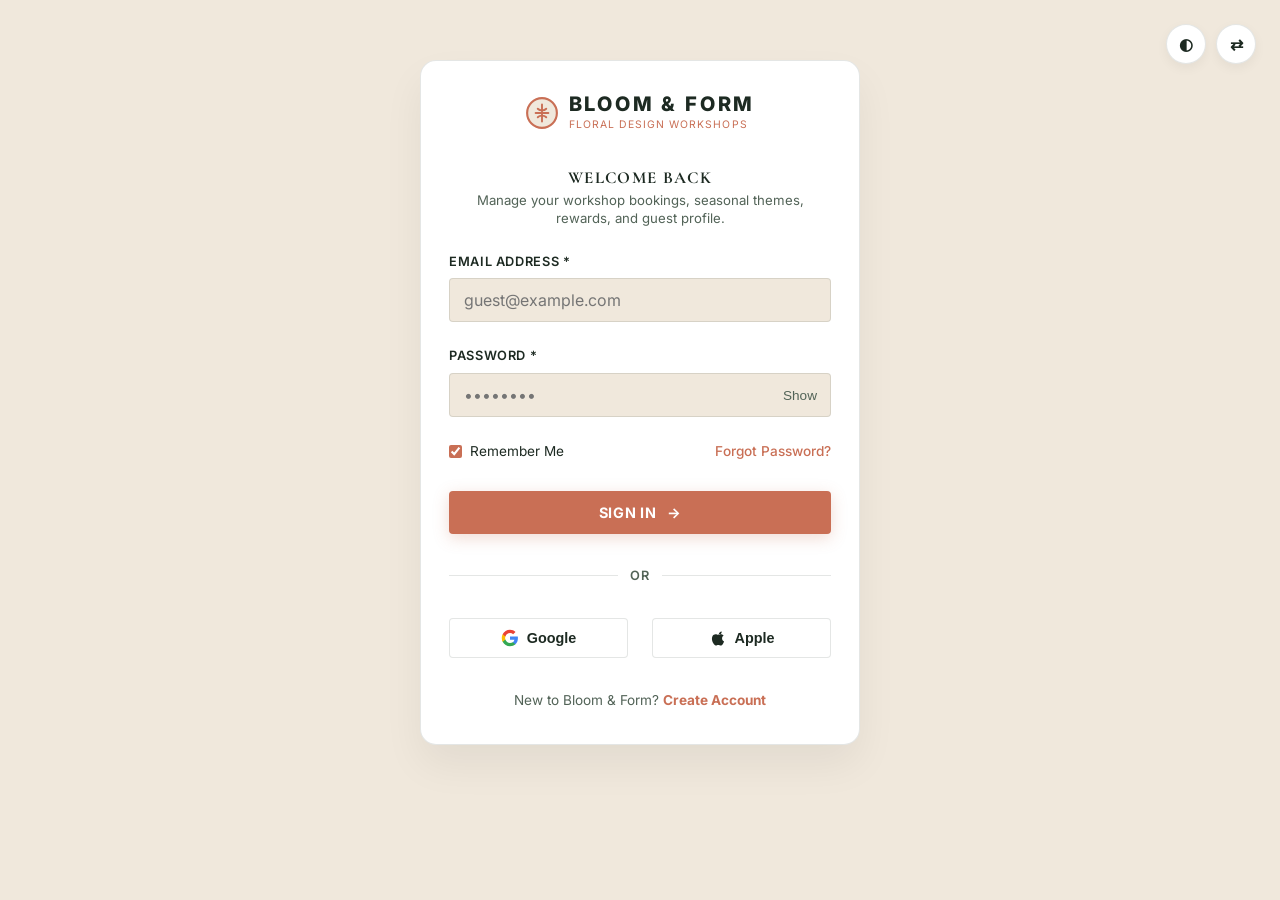
<file: login.html>
<!DOCTYPE html>
<html lang="en" data-theme="light" dir="ltr">
<head>
  <meta charset="UTF-8">
  <meta name="viewport" content="width=device-width, initial-scale=1.0">
  <title>Guest Portal Login | Bloom & Form</title>
  <meta name="description" content="Sign in to your Bloom & Form guest studio portal to manage your workshop bookings, seasonal sessions, loyalty rewards, and payments.">
  <link rel="icon" type="image/svg+xml" href="assets/images/favicon.svg">
  <link rel="stylesheet" href="assets/css/style.css">
</head>
<body class="login-page-body">

  <div class="auth-page-container">
    <!-- AUTH TOP BAR (CONTROLS ALIGNED TO TOP RIGHT ABOVE CARD) -->
    <div class="auth-top-bar">
      <div class="auth-page-controls">
        <button class="ctrl-btn js-theme-toggle" aria-label="Toggle Theme" title="Toggle Theme"><span>◐</span></button>
        <button class="ctrl-btn js-rtl-toggle" aria-label="Toggle Direction" title="Toggle Direction"><span>⇄</span></button>
      </div>
    </div>

    <!-- LOGIN CARD WRAPPER -->
    <div class="login-card-wrapper">
      <div class="login-card hover-petal-card">
        
        <!-- BRAND LOGO BADGE IN CARD (ICON & NAME IN SAME ROW) -->
        <div style="text-align: center; display: flex; justify-content: center; margin-bottom: var(--space-xs);">
          <a href="index.html" class="brand-logo" style="display: flex; flex-direction: row; align-items: center; justify-content: center; gap: 10px; text-decoration: none;">
            <svg class="logo-icon" viewBox="0 0 32 32" fill="none" xmlns="http://www.w3.org/2000/svg" style="width: 34px; height: 34px; flex-shrink: 0;">
              <circle cx="16" cy="16" r="14" stroke="var(--terracotta-bloom)" stroke-width="2" fill="var(--bg-surface-elevated)"/>
              <path d="M16 8V24M10 16H22M12 12C14 14 18 14 20 12M12 20C14 18 18 18 20 20" stroke="var(--terracotta-bloom)" stroke-width="1.8" stroke-linecap="round"/>
            </svg>
            <div class="brand-text" style="text-align: start;">
              <span class="brand-name" style="font-size: 1.25rem; letter-spacing: 0.14em; color: var(--text-main); font-weight: 800; font-family: var(--font-sans); display: block; line-height: 1.1;">BLOOM & FORM</span>
              <span class="brand-descriptor" style="font-size: 0.65rem; letter-spacing: 0.1em; color: var(--terracotta-bloom); display: block; text-transform: uppercase; margin-top: 2px;">FLORAL DESIGN WORKSHOPS</span>
            </div>
          </a>
        </div>

        <div style="text-align: center;">
          <h2 style="font-size: 1.05rem; font-family: var(--font-serif); font-weight: 700; letter-spacing: 0.08em; margin-top: 2px; color: var(--text-main); text-transform: uppercase;">WELCOME BACK</h2>
          <p style="font-size: 0.825rem; color: var(--text-muted); margin-top: 4px; line-height: 1.4;">Manage your workshop bookings, seasonal themes, rewards, and guest profile.</p>
        </div>

        <form id="login-form" style="display: flex; flex-direction: column; gap: var(--space-md);">
          <div class="form-group">
            <label for="login-email" style="font-size: 0.8rem; font-weight: 600; text-transform: uppercase; letter-spacing: 0.05em; color: var(--text-main);">Email Address *</label>
            <input type="email" id="login-email" class="form-control" placeholder="guest@example.com" required style="padding: 11px 14px; background: var(--bg-surface-elevated); border: 1px solid var(--border-color); border-radius: var(--radius-sm); width: 100%; box-sizing: border-box;">
          </div>

          <div class="form-group">
            <label for="login-password" style="font-size: 0.8rem; font-weight: 600; text-transform: uppercase; letter-spacing: 0.05em; color: var(--text-main);">Password *</label>
            <div class="password-input-wrapper">
              <input type="password" id="login-password" class="form-control" placeholder="••••••••" required style="padding: 11px 14px; padding-inline-end: 55px; background: var(--bg-surface-elevated); border: 1px solid var(--border-color); border-radius: var(--radius-sm); width: 100%; box-sizing: border-box;">
              <button type="button" id="toggle-password" class="toggle-password-btn" style="inset-inline-end: 14px;">Show</button>
            </div>
          </div>

          <div style="display: flex; align-items: center; justify-content: space-between; gap: 8px; flex-wrap: wrap; font-size: 0.85rem;">
            <label style="display: flex; align-items: center; gap: 8px; cursor: pointer;">
              <input type="checkbox" checked style="accent-color: var(--terracotta-bloom);"> Remember Me
            </label>
            <a href="#" onclick="alert('Password recovery link sent to your registered email.'); return false;" class="auth-link" style="font-weight: 500;">Forgot Password?</a>
          </div>

          <span id="login-error" class="form-error" style="text-align: center; color: #D9534F; font-size: 0.85rem;"></span>

          <button type="submit" class="btn btn-primary" style="width: 100%; margin-top: 4px; padding: 12px 20px; font-size: 0.9rem; font-weight: 700; border-radius: var(--radius-sm); text-transform: uppercase; letter-spacing: 0.05em; box-sizing: border-box;">
            SIGN IN <span class="btn-arrow">→</span>
          </button>

          <div class="auth-divider">OR</div>

          <!-- SOCIAL LOGIN BUTTONS -->
          <div class="social-login-grid">
            <button type="button" class="social-login-btn js-social-login" data-provider="Google">
              <svg width="18" height="18" viewBox="0 0 24 24" xmlns="http://www.w3.org/2000/svg">
                <path d="M22.56 12.25c0-.78-.07-1.53-.2-2.25H12v4.26h5.92c-.26 1.37-1.04 2.53-2.21 3.31v2.77h3.57c2.08-1.92 3.28-4.74 3.28-8.09z" fill="#4285F4"/>
                <path d="M12 23c2.97 0 5.46-.98 7.28-2.66l-3.57-2.77c-.98.66-2.23 1.06-3.71 1.06-2.86 0-5.29-1.93-6.16-4.53H2.18v2.84C3.99 20.53 7.7 23 12 23z" fill="#34A853"/>
                <path d="M5.84 14.09c-.22-.66-.35-1.36-.35-2.09s.13-1.43.35-2.09V7.06H2.18C1.43 8.55 1 10.22 1 12s.43 3.45 1.18 4.94l2.85-2.22.81-.63z" fill="#FBBC05"/>
                <path d="M12 5.38c1.62 0 3.06.56 4.21 1.64l3.15-3.15C17.45 2.09 14.97 1 12 1 7.7 1 3.99 3.47 2.18 7.06l3.66 2.84c.87-2.6 3.3-4.52 6.16-4.52z" fill="#EA4335"/>
              </svg>
              Google
            </button>
            <button type="button" class="social-login-btn js-social-login" data-provider="Apple">
              <svg width="18" height="18" viewBox="0 0 24 24" fill="currentColor" xmlns="http://www.w3.org/2000/svg">
                <path d="M18.71 19.5c-.83 1.24-1.71 2.45-3.05 2.47-1.34.03-1.77-.79-3.29-.79-1.53 0-2 .77-3.27.82-1.31.05-2.3-1.32-3.14-2.53C4.25 17 2.94 12.45 4.7 9.39c.87-1.52 2.43-2.48 4.12-2.51 1.28-.02 2.5.87 3.29.87.78 0 2.26-1.07 3.81-.91.65.03 2.47.26 3.64 1.98-.09.06-2.17 1.28-2.15 3.81.03 3.02 2.65 4.03 2.68 4.04-.03.07-.42 1.44-1.38 2.83M15.97 6.35c.67-.82 1.12-1.96.99-3.1-.97.04-2.14.65-2.83 1.45-.62.72-1.16 1.88-1.01 3 .01 0 .03 0 .05 0 1.09 0 2.13-.53 2.8-1.35z"/>
              </svg>
              Apple
            </button>
          </div>

          <div style="text-align: center; margin-top: var(--space-xs); font-size: 0.85rem; color: var(--text-muted);">
            New to Bloom & Form? <a href="register.html" class="auth-link">Create Account</a>
          </div>
        </form>
      </div>
    </div>
  </div>

  <script src="assets/js/main.js"></script>
</body>
</html>
</file>
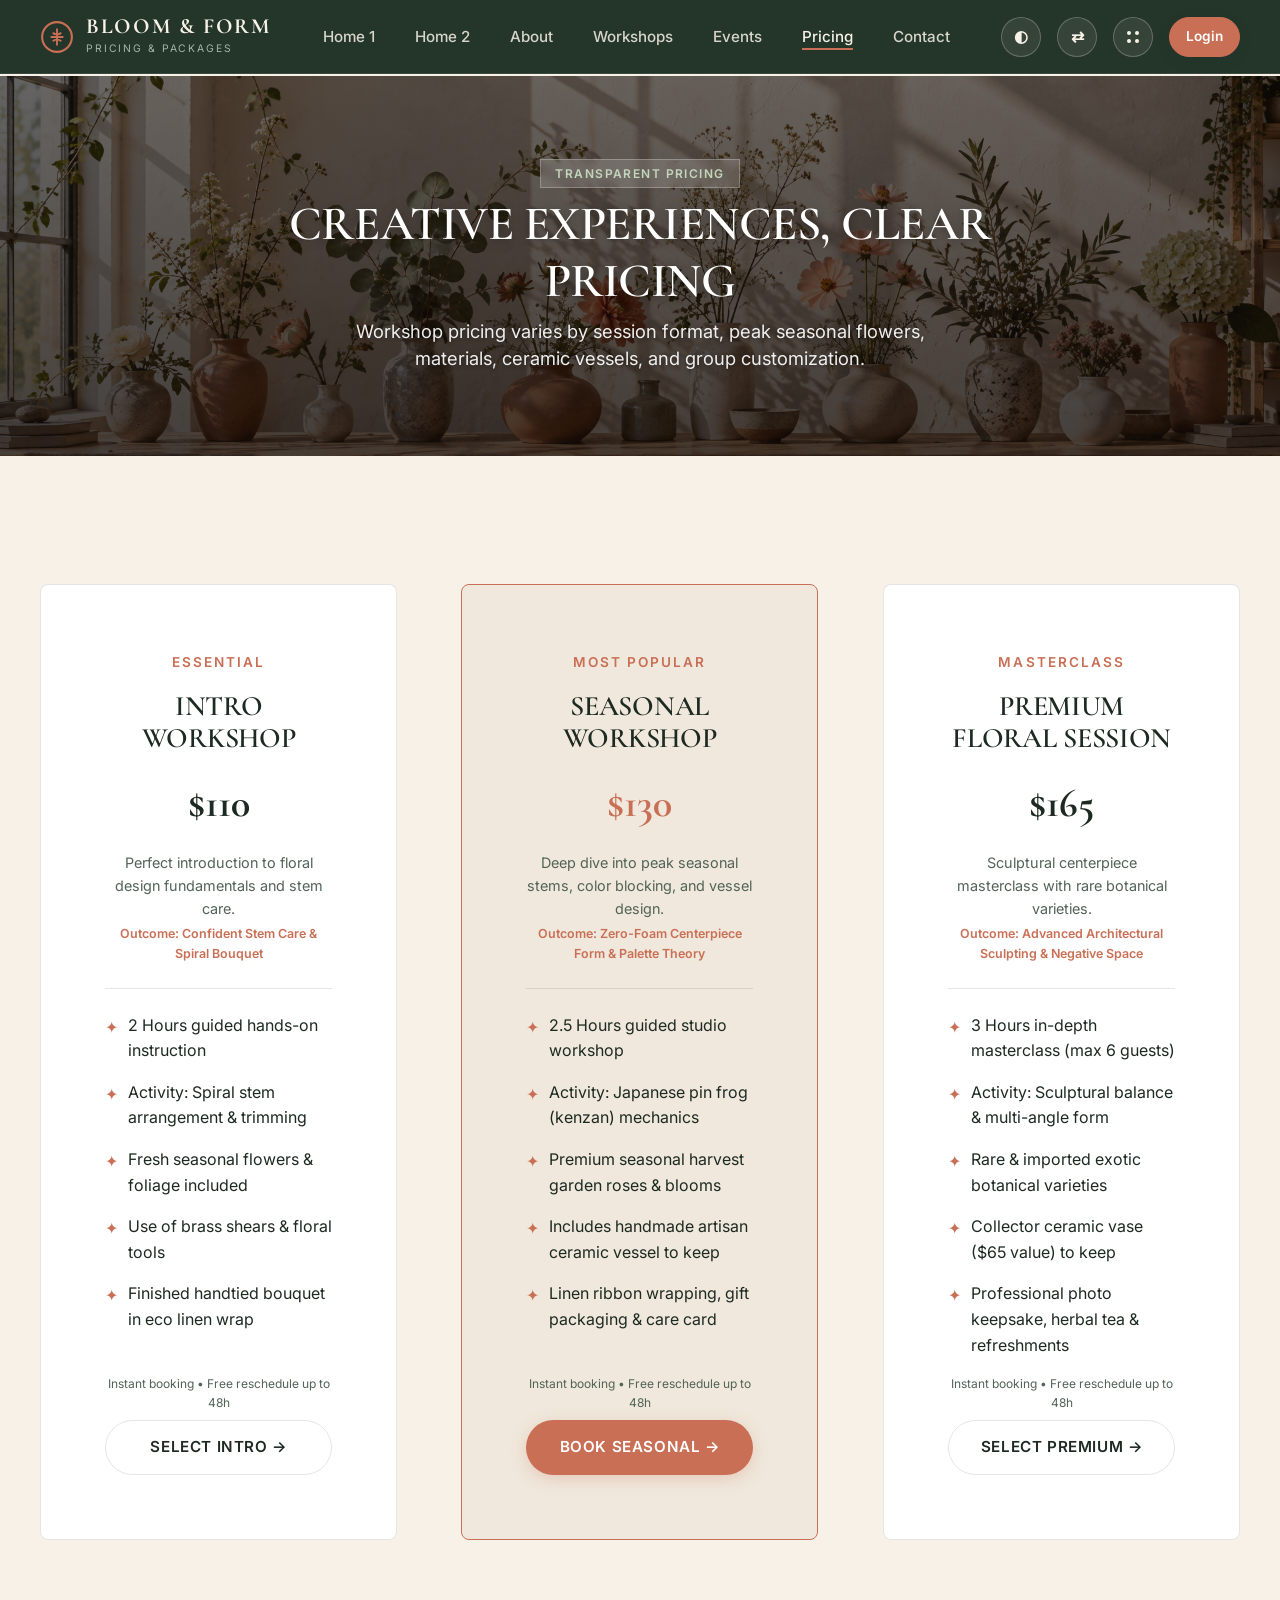
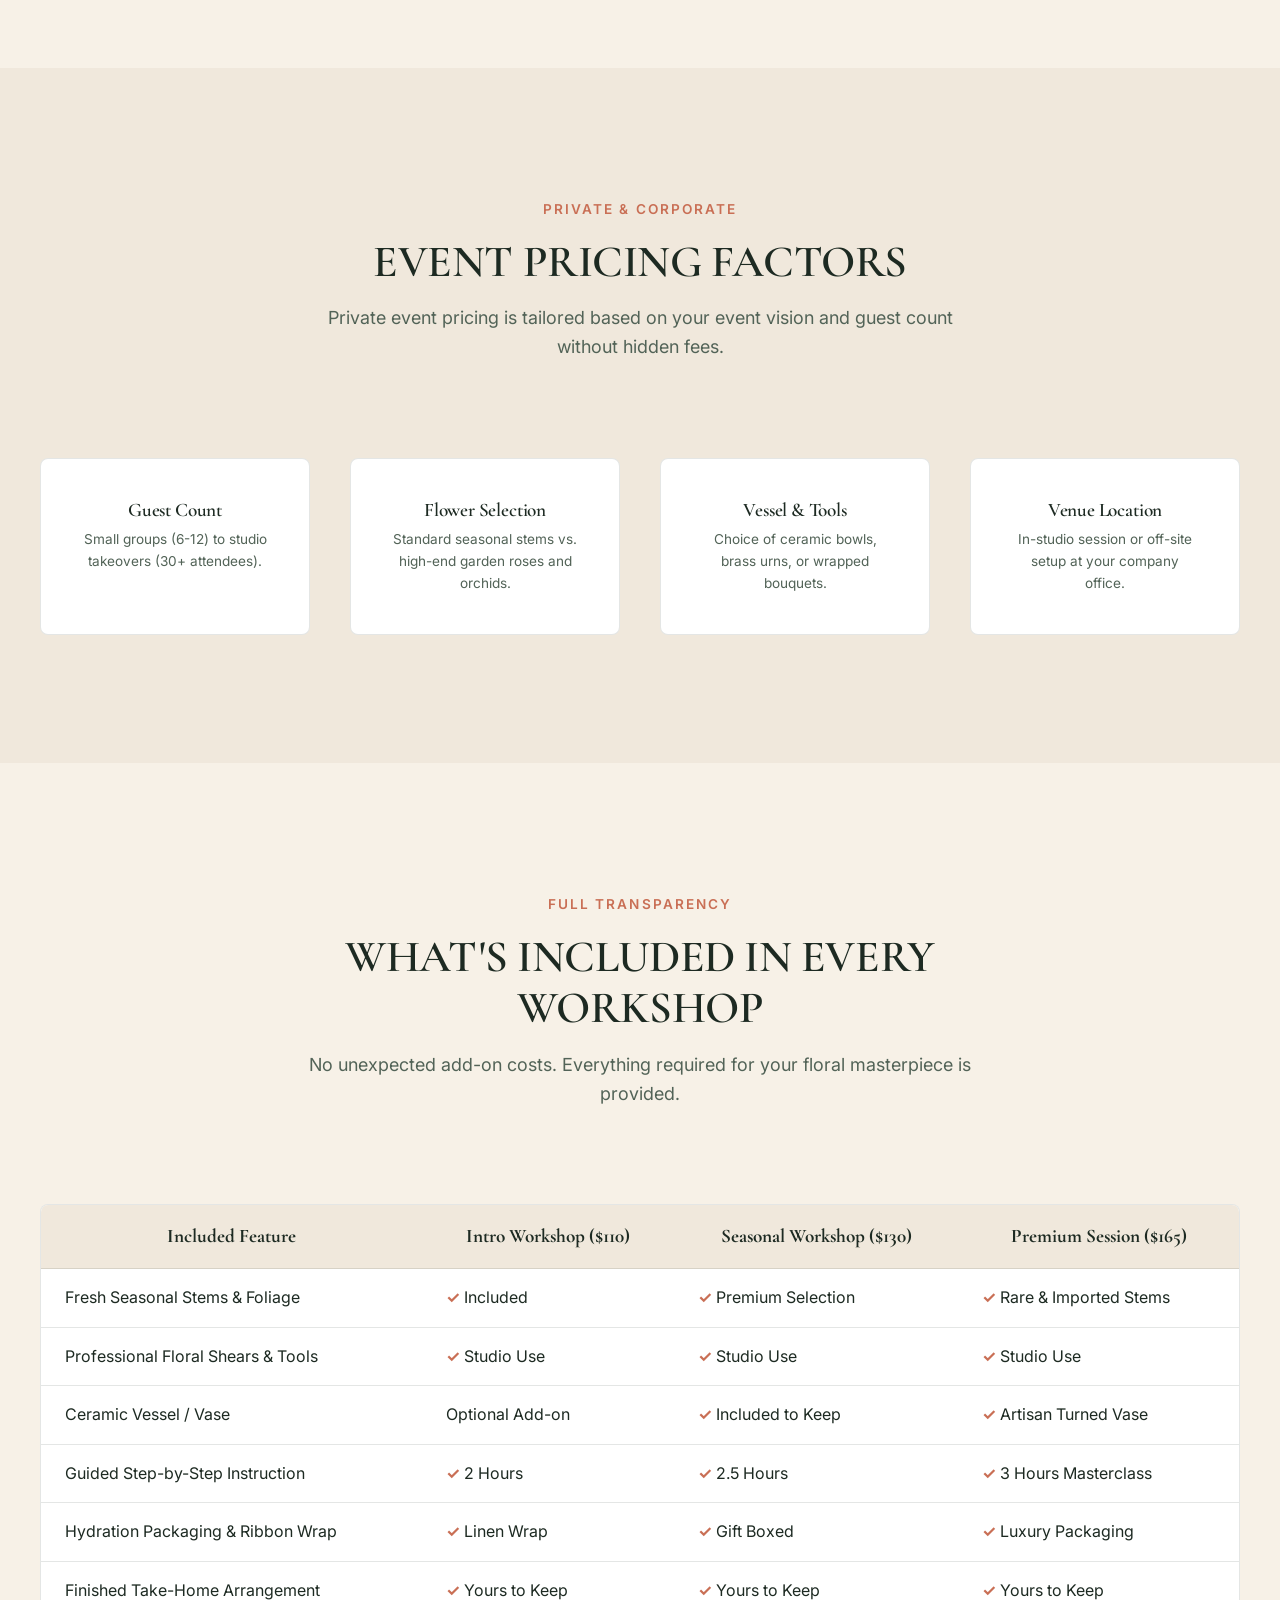
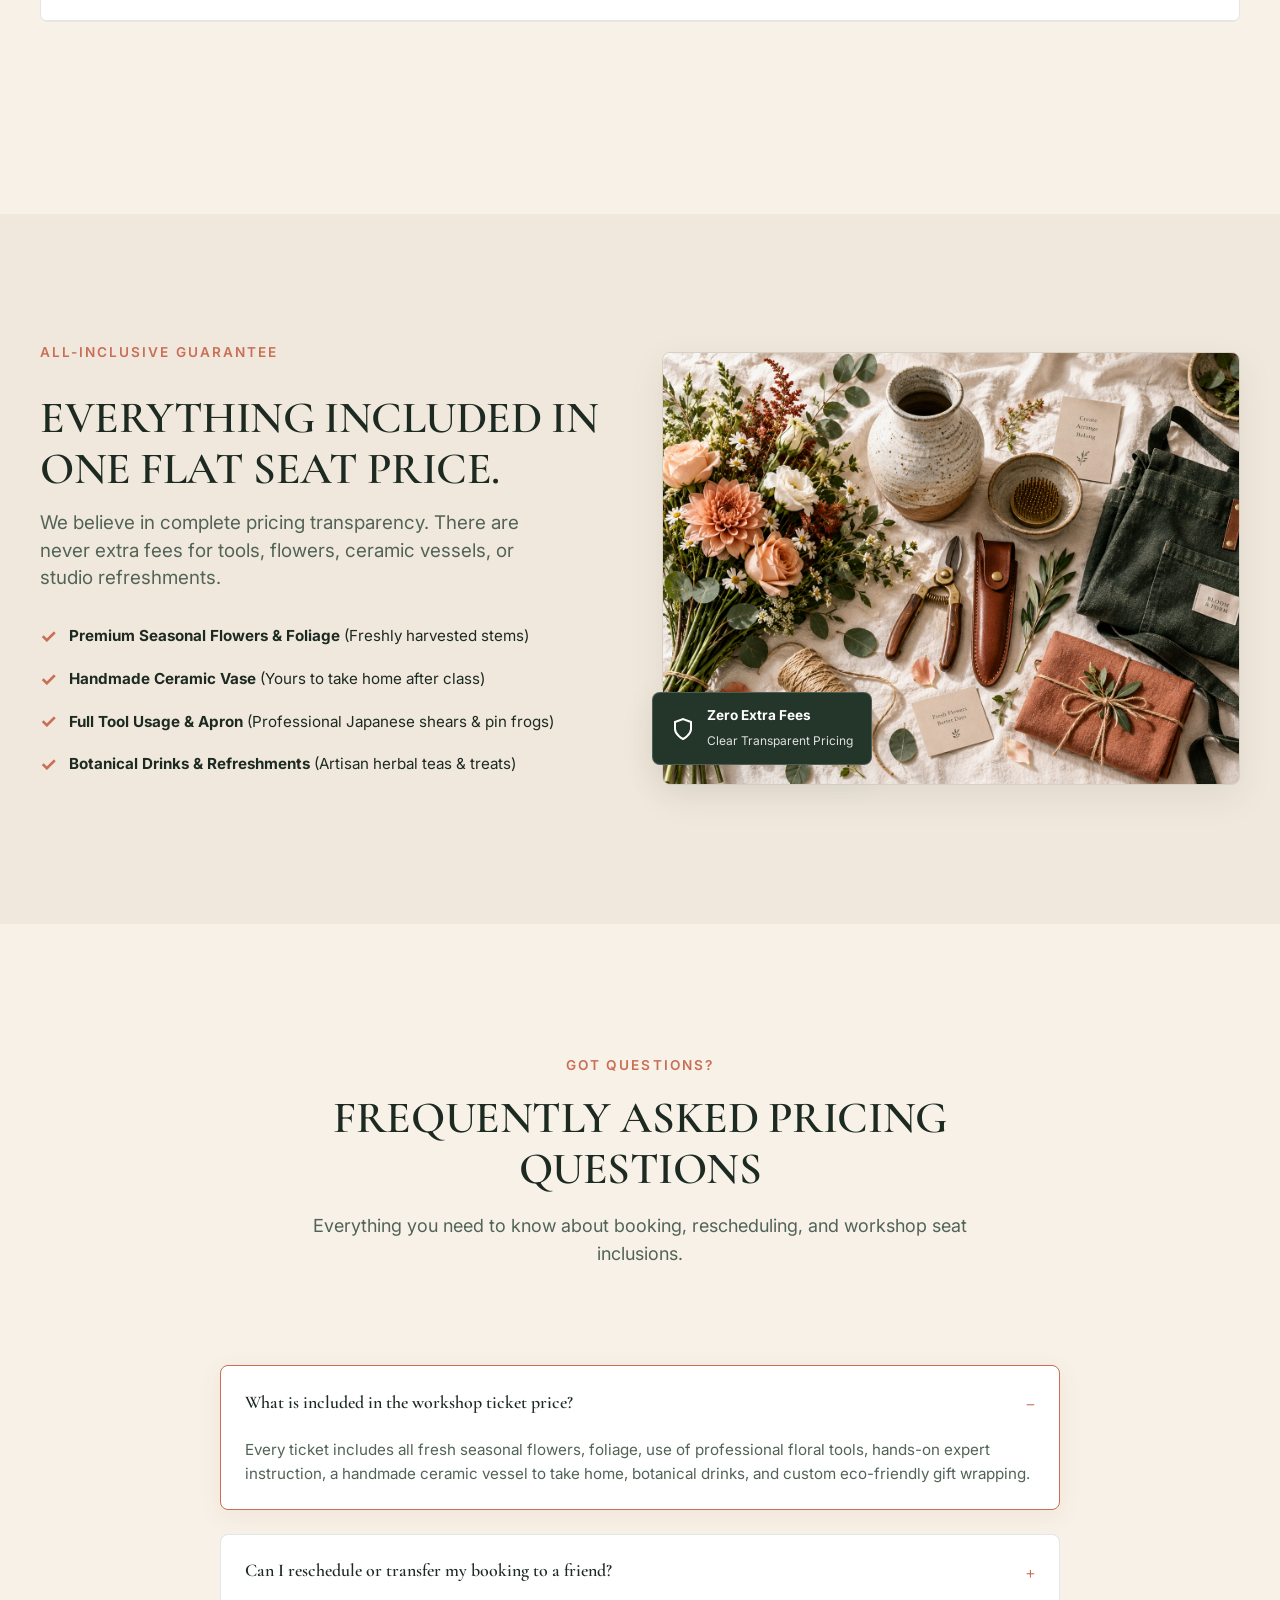
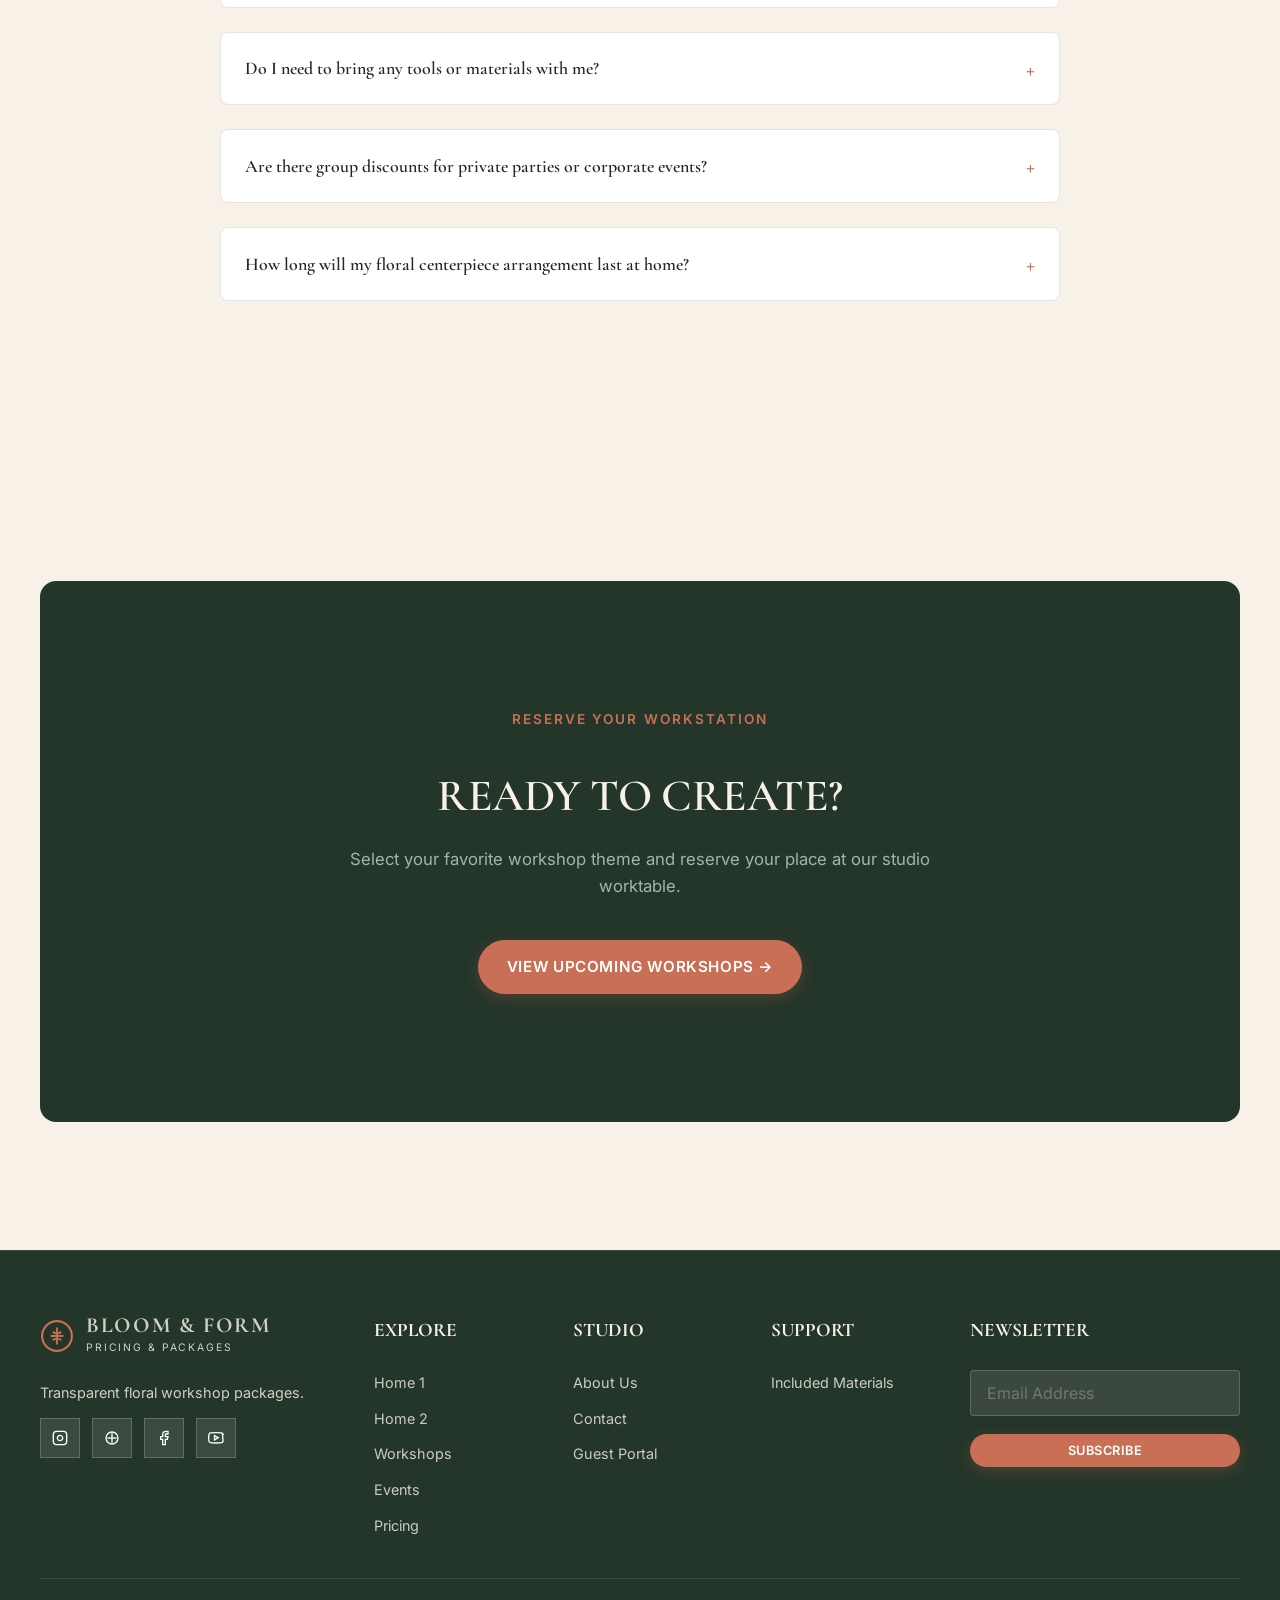
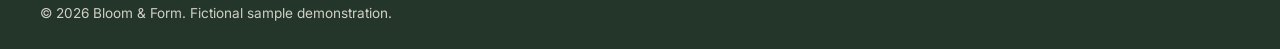
<file: pricing.html>
<!DOCTYPE html>
<html lang="en" data-theme="light" dir="ltr">
<head>
  <meta charset="UTF-8">
  <meta name="viewport" content="width=device-width, initial-scale=1.0">
  <title>Floral Workshop Pricing | Bloom & Form</title>
  <meta name="description" content="Transparent workshop pricing and sample packages for individual floral sessions, seasonal workshops, and private studio events.">
  <link rel="icon" type="image/svg+xml" href="assets/images/favicon.svg">
  <link rel="stylesheet" href="assets/css/style.css">
</head>
<body>

  <!-- NAVBAR -->
  <header class="navbar">
    <div class="container nav-container">
      <a href="index.html" class="brand-logo">
        <svg class="logo-icon" viewBox="0 0 32 32" fill="none" xmlns="http://www.w3.org/2000/svg">
          <circle cx="16" cy="16" r="14" stroke="currentColor" stroke-width="2"/>
          <path d="M16 8V24M10 16H22M12 12C14 14 18 14 20 12M12 20C14 18 18 18 20 20" stroke="currentColor" stroke-width="1.8"/>
        </svg>
        <div class="brand-text"><span class="brand-name">BLOOM & FORM</span><span class="brand-descriptor">PRICING & PACKAGES</span></div>
      </a>

      <nav>
        <ul class="nav-links">
          <li><a href="index.html" class="nav-link">Home 1</a></li>
          <li><a href="index2.html" class="nav-link">Home 2</a></li>
          <li><a href="about.html" class="nav-link">About</a></li>
          <li><a href="upcoming-workshops.html" class="nav-link">Workshops</a></li>
          <li><a href="events.html" class="nav-link">Events</a></li>
          <li><a href="pricing.html" class="nav-link active">Pricing</a></li>
          <li><a href="contact.html" class="nav-link">Contact</a></li>
        </ul>
      </nav>

      <div class="nav-actions">
        <button class="ctrl-btn js-theme-toggle" aria-label="Toggle Theme" title="Toggle Theme">
          <span>◐</span>
        </button>
        <button class="ctrl-btn js-rtl-toggle" aria-label="Toggle Direction" title="Toggle Direction">
          <span>⇄</span>
        </button>
        <a href="dashboard.html" class="ctrl-btn" aria-label="Dashboard" title="Dashboard">
          <svg width="16" height="16" viewBox="0 0 24 24" fill="currentColor"><circle cx="6" cy="6" r="3"/><circle cx="18" cy="6" r="3"/><circle cx="6" cy="18" r="3"/><circle cx="18" cy="18" r="3"/></svg>
        </a>
        <a href="login.html" class="nav-primary-cta" title="Login">
          <span>Login</span>
        </a>
      </div>

      <button class="mobile-hamburger" aria-label="Open Mobile Menu"><svg viewBox="0 0 24 24" fill="none" stroke="currentColor" stroke-width="2"><path d="M4 6h16M4 12h16M4 18h16"/></svg></button>
    </div>
  </header>

  <!-- MOBILE DRAWER -->
  <div class="mobile-drawer">
    <div class="drawer-header">
      <div class="brand-text"><span class="brand-name">BLOOM & FORM</span><span class="brand-descriptor">FLORAL WORKSHOPS</span></div>
      <button class="drawer-close-btn">✕</button>
    </div>
    <ul class="mobile-drawer-links">
      <li><a href="index.html" class="mobile-drawer-link">Home 1</a></li>
      <li><a href="index2.html" class="mobile-drawer-link">Home 2</a></li>
      <li><a href="about.html" class="mobile-drawer-link">About</a></li>
      <li><a href="upcoming-workshops.html" class="mobile-drawer-link">Workshops</a></li>
      <li><a href="events.html" class="mobile-drawer-link">Events</a></li>
      <li><a href="pricing.html" class="mobile-drawer-link active">Pricing</a></li>
      <li><a href="contact.html" class="mobile-drawer-link">Contact</a></li>
    </ul>
    <div class="drawer-controls">
      <a href="login.html" class="nav-primary-cta" style="width: 100%; text-align: center;">
        <span>Login</span>
      </a>
      <div class="ctrl-group">
        <button class="ctrl-btn js-theme-toggle" aria-label="Toggle Theme" title="Toggle Theme"><span>◐</span></button>
        <button class="ctrl-btn js-rtl-toggle" aria-label="Toggle Direction" title="Toggle Direction"><span>⇄</span></button>
        <a href="dashboard.html" class="ctrl-btn" aria-label="Dashboard" title="Dashboard">
          <svg width="16" height="16" viewBox="0 0 24 24" fill="currentColor"><circle cx="6" cy="6" r="3"/><circle cx="18" cy="6" r="3"/><circle cx="6" cy="18" r="3"/><circle cx="18" cy="18" r="3"/></svg>
        </a>
      </div>
    </div>
  </div>

  <main>
    <!-- SECTION 01 — HERO -->
    <section class="inner-hero" style="background-image: url('assets/images/41.png');">
      <div class="container">
        <span class="section-tag">TRANSPARENT PRICING</span>
        <h1>CREATIVE EXPERIENCES, CLEAR PRICING</h1>
        <p>
          Workshop pricing varies by session format, peak seasonal flowers, materials, ceramic vessels, and group customization.
        </p>
        
      </div>
    </section>

    <!-- SECTION 02 — WORKSHOP PRICING CARDS -->
    <section class="section-padding">
      <div class="container">
        <div class="workshops-grid">
          <!-- Tier 1 -->
          <div class="workshop-card hover-petal-card" style="padding: var(--space-xl); text-align: center; display: flex; flex-direction: column; justify-content: space-between; height: 100%;">
            <div>
              <span class="section-tag" style="margin-inline: auto;">ESSENTIAL</span>
              <h3>INTRO WORKSHOP</h3>
              <div class="workshop-price" style="font-size: 2.5rem; margin-block: var(--space-sm);">$110</div>
              <p style="font-size: 0.9rem;">Perfect introduction to floral design fundamentals and stem care.</p>
              <div style="font-size: 0.78rem; color: var(--terracotta-bloom); font-weight: 600; margin-block: 4px;">Outcome: Confident Stem Care & Spiral Bouquet</div>
              <hr style="border: 0; border-top: 1px solid var(--border-color); margin-block: var(--space-md);">
              <ul class="event-list" style="text-align: start; font-size: 0.9rem;">
                <li>2 Hours guided hands-on instruction</li>
                <li>Activity: Spiral stem arrangement & trimming</li>
                <li>Fresh seasonal flowers & foliage included</li>
                <li>Use of brass shears & floral tools</li>
                <li>Finished handtied bouquet in eco linen wrap</li>
              </ul>
            </div>
            <div>
              <div style="font-size: 0.75rem; color: var(--text-muted); margin-bottom: 8px;">Instant booking • Free reschedule up to 48h</div>
              <a href="upcoming-workshops.html" class="btn btn-secondary" style="width: 100%;">SELECT INTRO →</a>
            </div>
          </div>

          <!-- Tier 2 (Featured) -->
          <div class="workshop-card hover-petal-card" style="padding: var(--space-xl); text-align: center; border-color: var(--terracotta-bloom); background-color: var(--bg-surface-elevated); display: flex; flex-direction: column; justify-content: space-between; height: 100%;">
            <div>
              <span class="section-tag" style="margin-inline: auto; color: var(--terracotta-bloom);">MOST POPULAR</span>
              <h3>SEASONAL WORKSHOP</h3>
              <div class="workshop-price" style="font-size: 2.5rem; margin-block: var(--space-sm); color: var(--terracotta-bloom);">$130</div>
              <p style="font-size: 0.9rem;">Deep dive into peak seasonal stems, color blocking, and vessel design.</p>
              <div style="font-size: 0.78rem; color: var(--terracotta-bloom); font-weight: 600; margin-block: 4px;">Outcome: Zero-Foam Centerpiece Form & Palette Theory</div>
              <hr style="border: 0; border-top: 1px solid var(--border-color); margin-block: var(--space-md);">
              <ul class="event-list" style="text-align: start; font-size: 0.9rem;">
                <li>2.5 Hours guided studio workshop</li>
                <li>Activity: Japanese pin frog (kenzan) mechanics</li>
                <li>Premium seasonal harvest garden roses & blooms</li>
                <li>Includes handmade artisan ceramic vessel to keep</li>
                <li>Linen ribbon wrapping, gift packaging & care card</li>
              </ul>
            </div>
            <div>
              <div style="font-size: 0.75rem; color: var(--text-muted); margin-bottom: 8px;">Instant booking • Free reschedule up to 48h</div>
              <a href="upcoming-workshops.html" class="btn btn-primary" style="width: 100%;">BOOK SEASONAL →</a>
            </div>
          </div>

          <!-- Tier 3 -->
          <div class="workshop-card hover-petal-card" style="padding: var(--space-xl); text-align: center; display: flex; flex-direction: column; justify-content: space-between; height: 100%;">
            <div>
              <span class="section-tag" style="margin-inline: auto;">MASTERCLASS</span>
              <h3>PREMIUM FLORAL SESSION</h3>
              <div class="workshop-price" style="font-size: 2.5rem; margin-block: var(--space-sm);">$165</div>
              <p style="font-size: 0.9rem;">Sculptural centerpiece masterclass with rare botanical varieties.</p>
              <div style="font-size: 0.78rem; color: var(--terracotta-bloom); font-weight: 600; margin-block: 4px;">Outcome: Advanced Architectural Sculpting & Negative Space</div>
              <hr style="border: 0; border-top: 1px solid var(--border-color); margin-block: var(--space-md);">
              <ul class="event-list" style="text-align: start; font-size: 0.9rem;">
                <li>3 Hours in-depth masterclass (max 6 guests)</li>
                <li>Activity: Sculptural balance & multi-angle form</li>
                <li>Rare & imported exotic botanical varieties</li>
                <li>Collector ceramic vase ($65 value) to keep</li>
                <li>Professional photo keepsake, herbal tea & refreshments</li>
              </ul>
            </div>
            <div>
              <div style="font-size: 0.75rem; color: var(--text-muted); margin-bottom: 8px;">Instant booking • Free reschedule up to 48h</div>
              <a href="upcoming-workshops.html" class="btn btn-secondary" style="width: 100%;">SELECT PREMIUM →</a>
            </div>
          </div>
        </div>
      </div>
    </section>

    <!-- SECTION 03 — PRIVATE EVENT PRICING FACTORS -->
    <section class="section-padding" style="background-color: var(--bg-surface-elevated);">
      <div class="container">
        <div class="section-header center-align">
          <span class="section-tag">PRIVATE & CORPORATE</span>
          <h2>EVENT PRICING FACTORS</h2>
          <p>Private event pricing is tailored based on your event vision and guest count without hidden fees.</p>
        </div>

        <div class="grid-4" style="margin-top: var(--space-xl);">
          <div class="hover-petal-card" style="background: var(--bg-surface); padding: var(--space-lg); border-radius: var(--radius-md); text-align: center; border: 1px solid var(--border-color);">
            <h4 style="margin-bottom: 8px;">Guest Count</h4>
            <p style="font-size: 0.85rem;">Small groups (6-12) to studio takeovers (30+ attendees).</p>
          </div>

          <div class="hover-petal-card" style="background: var(--bg-surface); padding: var(--space-lg); border-radius: var(--radius-md); text-align: center; border: 1px solid var(--border-color);">
            <h4 style="margin-bottom: 8px;">Flower Selection</h4>
            <p style="font-size: 0.85rem;">Standard seasonal stems vs. high-end garden roses and orchids.</p>
          </div>

          <div class="hover-petal-card" style="background: var(--bg-surface); padding: var(--space-lg); border-radius: var(--radius-md); text-align: center; border: 1px solid var(--border-color);">
            <h4 style="margin-bottom: 8px;">Vessel & Tools</h4>
            <p style="font-size: 0.85rem;">Choice of ceramic bowls, brass urns, or wrapped bouquets.</p>
          </div>

          <div class="hover-petal-card" style="background: var(--bg-surface); padding: var(--space-lg); border-radius: var(--radius-md); text-align: center; border: 1px solid var(--border-color);">
            <h4 style="margin-bottom: 8px;">Venue Location</h4>
            <p style="font-size: 0.85rem;">In-studio session or off-site setup at your company office.</p>
          </div>
        </div>
      </div>
    </section>

    <!-- SECTION 04 — WHAT'S INCLUDED COMPARISON TABLE -->
    <section class="section-padding">
      <div class="container">
        <div class="section-header center-align">
          <span class="section-tag">FULL TRANSPARENCY</span>
          <h2>WHAT'S INCLUDED IN EVERY WORKSHOP</h2>
          <p>No unexpected add-on costs. Everything required for your floral masterpiece is provided.</p>
        </div>

        <div class="pricing-table-wrapper">
          <table class="pricing-table">
            <thead>
              <tr>
                <th>Included Feature</th>
                <th>Intro Workshop ($110)</th>
                <th>Seasonal Workshop ($130)</th>
                <th>Premium Session ($165)</th>
              </tr>
            </thead>
            <tbody>
              <tr>
                <td>Fresh Seasonal Stems & Foliage</td>
                <td><span class="check-icon">✓</span> Included</td>
                <td><span class="check-icon">✓</span> Premium Selection</td>
                <td><span class="check-icon">✓</span> Rare & Imported Stems</td>
              </tr>
              <tr>
                <td>Professional Floral Shears & Tools</td>
                <td><span class="check-icon">✓</span> Studio Use</td>
                <td><span class="check-icon">✓</span> Studio Use</td>
                <td><span class="check-icon">✓</span> Studio Use</td>
              </tr>
              <tr>
                <td>Ceramic Vessel / Vase</td>
                <td>Optional Add-on</td>
                <td><span class="check-icon">✓</span> Included to Keep</td>
                <td><span class="check-icon">✓</span> Artisan Turned Vase</td>
              </tr>
              <tr>
                <td>Guided Step-by-Step Instruction</td>
                <td><span class="check-icon">✓</span> 2 Hours</td>
                <td><span class="check-icon">✓</span> 2.5 Hours</td>
                <td><span class="check-icon">✓</span> 3 Hours Masterclass</td>
              </tr>
              <tr>
                <td>Hydration Packaging & Ribbon Wrap</td>
                <td><span class="check-icon">✓</span> Linen Wrap</td>
                <td><span class="check-icon">✓</span> Gift Boxed</td>
                <td><span class="check-icon">✓</span> Luxury Packaging</td>
              </tr>
              <tr>
                <td>Finished Take-Home Arrangement</td>
                <td><span class="check-icon">✓</span> Yours to Keep</td>
                <td><span class="check-icon">✓</span> Yours to Keep</td>
                <td><span class="check-icon">✓</span> Yours to Keep</td>
              </tr>
            </tbody>
          </table>
        </div>
      </div>
    </section>

    <!-- PRICING UNIQUE SECTION — NO HIDDEN FEES VALUE BREAKDOWN -->
    <section class="section-padding" style="background-color: var(--bg-surface-elevated);">
      <div class="container hero-grid" style="align-items: center;">
        <div class="hero-content">
          <span class="section-tag" style="color: var(--terracotta-bloom);">ALL-INCLUSIVE GUARANTEE</span>
          <h2>EVERYTHING INCLUDED IN ONE FLAT SEAT PRICE.</h2>
          <p class="hero-supporting">
            We believe in complete pricing transparency. There are never extra fees for tools, flowers, ceramic vessels, or studio refreshments.
          </p>
          <div style="display: flex; flex-direction: column; gap: 12px; margin-block: var(--space-sm);">
            <div style="display: flex; gap: 12px; align-items: center;">
              <span style="color: var(--terracotta-bloom); font-weight: bold; font-size: 1.2rem;">✓</span>
              <span style="font-size: 0.95rem; color: var(--text-main);"><strong>Premium Seasonal Flowers & Foliage</strong> (Freshly harvested stems)</span>
            </div>
            <div style="display: flex; gap: 12px; align-items: center;">
              <span style="color: var(--terracotta-bloom); font-weight: bold; font-size: 1.2rem;">✓</span>
              <span style="font-size: 0.95rem; color: var(--text-main);"><strong>Handmade Ceramic Vase</strong> (Yours to take home after class)</span>
            </div>
            <div style="display: flex; gap: 12px; align-items: center;">
              <span style="color: var(--terracotta-bloom); font-weight: bold; font-size: 1.2rem;">✓</span>
              <span style="font-size: 0.95rem; color: var(--text-main);"><strong>Full Tool Usage & Apron</strong> (Professional Japanese shears & pin frogs)</span>
            </div>
            <div style="display: flex; gap: 12px; align-items: center;">
              <span style="color: var(--terracotta-bloom); font-weight: bold; font-size: 1.2rem;">✓</span>
              <span style="font-size: 0.95rem; color: var(--text-main);"><strong>Botanical Drinks & Refreshments</strong> (Artisan herbal teas & treats)</span>
            </div>
          </div>
        </div>
        <div class="hero-image-wrapper" style="position: relative;">
          <div class="hero-image-frame image-leaf-container hover-petal-card">
            <img src="assets/images/42.png" alt="All-inclusive floral arrangement package">
          </div>
          <div class="hero-badge-float float-badge-anim" style="bottom: 20px; inset-inline-start: -10px; background: var(--botanical-deep); color: #FFF; border: 1px solid rgba(255,255,255,0.2);">
            <svg width="24" height="24" viewBox="0 0 24 24" fill="none" stroke="currentColor" stroke-width="2"><path d="M12 22s8-4 8-10V5l-8-3-8 3v7c0 6 8 10 8 10z"/></svg>
            <div>
              <strong style="display: block; font-size: 0.85rem;">Zero Extra Fees</strong>
              <span style="font-size: 0.75rem; opacity: 0.85;">Clear Transparent Pricing</span>
            </div>
          </div>
        </div>
      </div>
    </section>

    <!-- PRICING FAQ SECTION -->
    <section class="section-padding">
      <div class="container">
        <div class="section-header center-align">
          <span class="section-tag">GOT QUESTIONS?</span>
          <h2>FREQUENTLY ASKED PRICING QUESTIONS</h2>
          <p>Everything you need to know about booking, rescheduling, and workshop seat inclusions.</p>
        </div>

        <div class="faq-container">
          <details class="faq-item" open>
            <summary class="faq-question">What is included in the workshop ticket price?</summary>
            <div class="faq-answer">
              Every ticket includes all fresh seasonal flowers, foliage, use of professional floral tools, hands-on expert instruction, a handmade ceramic vessel to take home, botanical drinks, and custom eco-friendly gift wrapping.
            </div>
          </details>

          <details class="faq-item">
            <summary class="faq-question">Can I reschedule or transfer my booking to a friend?</summary>
            <div class="faq-answer">
              Yes! You can reschedule your workshop ticket or transfer it to a friend up to 48 hours before your session starts with zero penalty fees. Simply contact our studio team or manage your booking via the Guest Portal.
            </div>
          </details>

          <details class="faq-item">
            <summary class="faq-question">Do I need to bring any tools or materials with me?</summary>
            <div class="faq-answer">
              Not at all! We provide everything you need at your worktable station, including organic cotton aprons, Japanese carbon-steel pruning shears, Kenzan pin frogs, and fresh seasonal blooms.
            </div>
          </details>

          <details class="faq-item">
            <summary class="faq-question">Are there group discounts for private parties or corporate events?</summary>
            <div class="faq-answer">
              Yes, we offer custom tiered pricing and full studio takeover rates for private bookings of 6 or more guests. Enquire via our Private Events page to receive a custom proposal.
            </div>
          </details>

          <details class="faq-item">
            <summary class="faq-question">How long will my floral centerpiece arrangement last at home?</summary>
            <div class="faq-answer">
              With our studio conditioning techniques and fresh water refills, most centerpieces remain vibrant for 7 to 14 days. We provide a complimentary floral care card with every arrangement!
            </div>
          </details>
        </div>
      </div>
    </section>

    <!-- SECTION 05 — CTA -->
    <section class="section-padding">
      <div class="container">
        <div class="final-cta-section">
          <div class="final-cta-content">
            <span class="section-tag" style="color: var(--terracotta-bloom);">RESERVE YOUR WORKSTATION</span>
            <h2>READY TO CREATE?</h2>
            <p>Select your favorite workshop theme and reserve your place at our studio worktable.</p>
            <a href="upcoming-workshops.html" class="btn btn-primary" style="margin-top: var(--space-sm);">
              VIEW UPCOMING WORKSHOPS →
            </a>
          </div>
        </div>
      </div>
    </section>
  </main>

  <!-- FOOTER -->
  <footer class="footer">
    <div class="container">
      <div class="footer-grid">
        <div class="footer-col">
          <a href="index.html" class="brand-logo" style="margin-bottom: var(--space-md);">
            <svg class="logo-icon" viewBox="0 0 32 32" fill="none" xmlns="http://www.w3.org/2000/svg">
              <circle cx="16" cy="16" r="14" stroke="currentColor" stroke-width="2"/>
              <path d="M16 8V24M10 16H22M12 12C14 14 18 14 20 12M12 20C14 18 18 18 20 20" stroke="currentColor" stroke-width="1.8"/>
            </svg>
            <div class="brand-text"><span class="brand-name">BLOOM & FORM</span><span class="brand-descriptor">PRICING & PACKAGES</span></div>
          </a>
          <p style="color: var(--text-inverse-muted); font-size: 0.9rem; margin-bottom: 14px;">Transparent floral workshop packages.</p>
          <div class="social-links-grid">
            <a href="#" class="social-icon-btn" aria-label="Instagram" title="Instagram" style="background: rgba(255,255,255,0.1); border-color: rgba(255,255,255,0.2); color: #fff;">
              <svg width="16" height="16" viewBox="0 0 24 24" fill="none" stroke="currentColor" stroke-width="2"><rect x="2" y="2" width="20" height="20" rx="5" ry="5"/><path d="M16 11.37A4 4 0 1 1 12.63 8 4 4 0 0 1 16 11.37z"/><line x1="17.5" y1="6.5" x2="17.51" y2="6.5"/></svg>
            </a>
            <a href="#" class="social-icon-btn" aria-label="Pinterest" title="Pinterest" style="background: rgba(255,255,255,0.1); border-color: rgba(255,255,255,0.2); color: #fff;">
              <svg width="16" height="16" viewBox="0 0 24 24" fill="none" stroke="currentColor" stroke-width="2"><line x1="12" y1="5" x2="12" y2="19"/><path d="M5 12h14"/><circle cx="12" cy="12" r="9"/></svg>
            </a>
            <a href="#" class="social-icon-btn" aria-label="Facebook" title="Facebook" style="background: rgba(255,255,255,0.1); border-color: rgba(255,255,255,0.2); color: #fff;">
              <svg width="16" height="16" viewBox="0 0 24 24" fill="none" stroke="currentColor" stroke-width="2"><path d="M18 2h-3a5 5 0 0 0-5 5v3H7v4h3v8h4v-8h3l1-4h-4V7a1 1 0 0 1 1-1h3z"/></svg>
            </a>
            <a href="#" class="social-icon-btn" aria-label="YouTube" title="YouTube" style="background: rgba(255,255,255,0.1); border-color: rgba(255,255,255,0.2); color: #fff;">
              <svg width="16" height="16" viewBox="0 0 24 24" fill="none" stroke="currentColor" stroke-width="2"><path d="M22.54 6.42a2.78 2.78 0 0 0-1.94-2C18.88 4 12 4 12 4s-6.88 0-8.6.46a2.78 2.78 0 0 0-1.94 2A29 29 0 0 0 1 11.75a29 29 0 0 0 .46 5.33A2.78 2.78 0 0 0 3.4 19c1.72.46 8.6.46 8.6.46s6.88 0 8.6-.46a2.78 2.78 0 0 0 1.94-2 29 29 0 0 0-.46-5.25 29 29 0 0 0-.46-5.33z"/><polygon points="9.75 15.02 15.5 11.75 9.75 8.48 9.75 15.02"/></svg>
            </a>
          </div>
        </div>
        <div class="footer-col">
          <h5>EXPLORE</h5>
          <ul class="footer-links">
            <li><a href="index.html">Home 1</a></li>
            <li><a href="index2.html">Home 2</a></li>
            <li><a href="upcoming-workshops.html">Workshops</a></li>
            <li><a href="events.html">Events</a></li>
            <li><a href="pricing.html">Pricing</a></li>
          </ul>
        </div>
        <div class="footer-col">
          <h5>STUDIO</h5>
          <ul class="footer-links">
            <li><a href="about.html">About Us</a></li>
            <li><a href="contact.html">Contact</a></li>
            <li><a href="login.html">Guest Portal</a></li>
          </ul>
        </div>
        <div class="footer-col">
          <h5>SUPPORT</h5>
          <ul class="footer-links">
            <li><a href="pricing.html">Included Materials</a></li>
          </ul>
        </div>
        <div class="footer-col">
          <h5>NEWSLETTER</h5>
          <form class="newsletter-form" onsubmit="event.preventDefault(); showToast('Subscribed!');">
            <input type="email" class="form-control" placeholder="Email Address" required style="background: rgba(247,241,231,0.1); color: var(--petal-cream); border-color: rgba(247,241,231,0.2);">
            <button type="submit" class="btn btn-primary" style="padding: 8px 16px; margin-top: 8px; font-size: 0.8rem;">SUBSCRIBE</button>
          </form>
        </div>
      </div>
      <div class="footer-bottom">
        <span>© 2026 Bloom & Form. Fictional sample demonstration.</span>
      </div>
    </div>
  </footer>

  <script src="assets/js/main.js"></script>
</body>
</html>
</file>
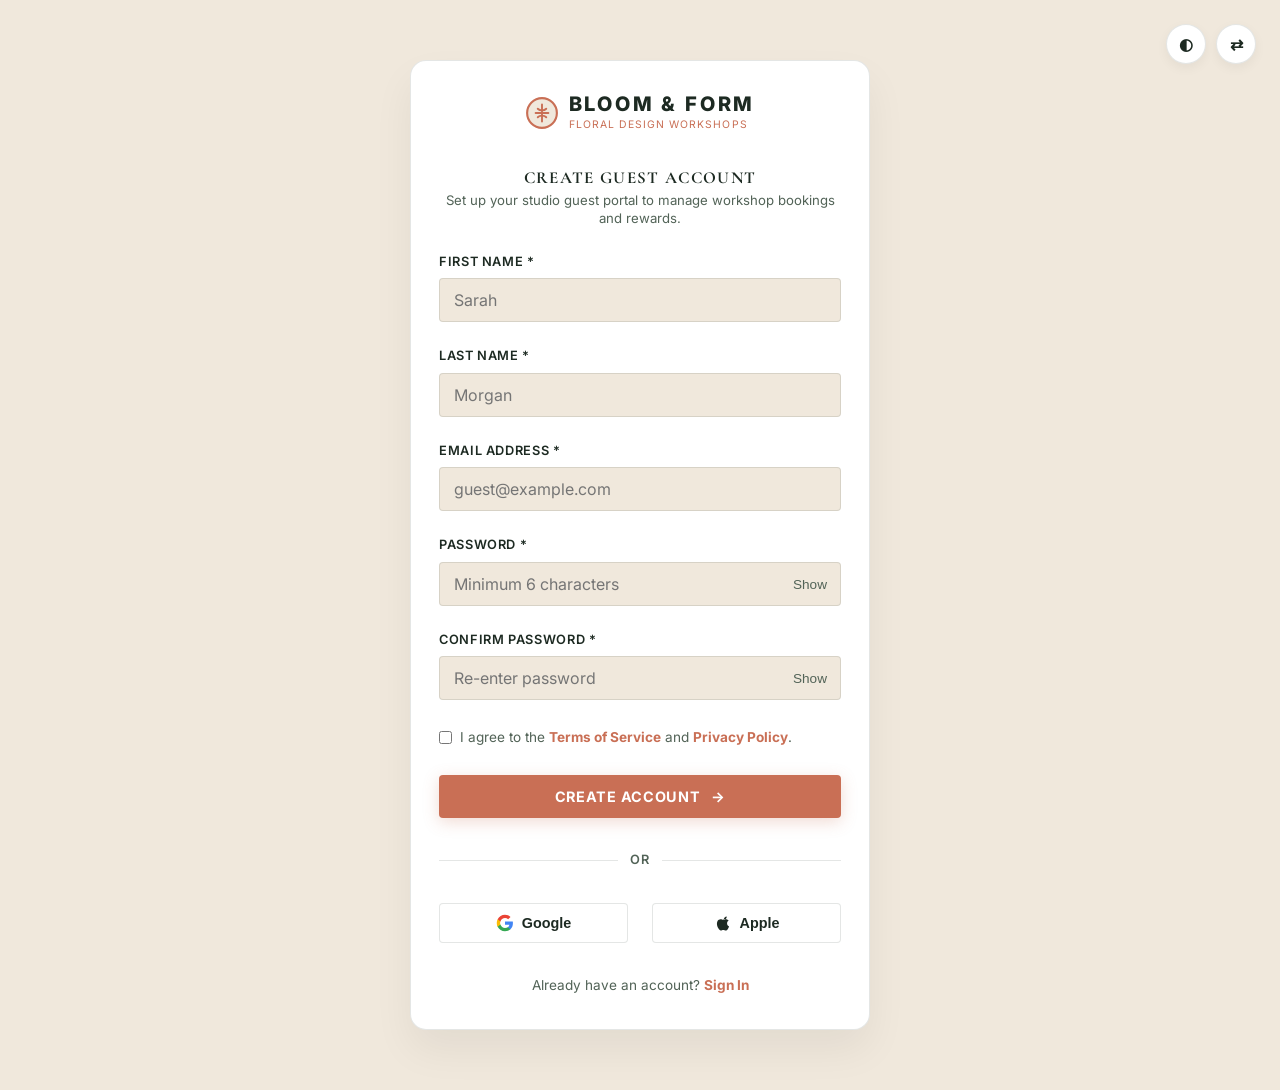
<file: register.html>
<!DOCTYPE html>
<html lang="en" data-theme="light" dir="ltr">
<head>
  <meta charset="UTF-8">
  <meta name="viewport" content="width=device-width, initial-scale=1.0">
  <title>Create Guest Account | Bloom & Form</title>
  <meta name="description" content="Register for a Bloom & Form guest account to book floral design workshops, save seasonal preferences, and earn rewards.">
  <link rel="icon" type="image/svg+xml" href="assets/images/favicon.svg">
  <link rel="stylesheet" href="assets/css/style.css">
</head>
<body class="login-page-body">

  <div class="auth-page-container register-container">
    <!-- AUTH TOP BAR (CONTROLS ALIGNED TO TOP RIGHT ABOVE CARD) -->
    <div class="auth-top-bar">
      <div class="auth-page-controls">
        <button class="ctrl-btn js-theme-toggle" aria-label="Toggle Theme" title="Toggle Theme"><span>◐</span></button>
        <button class="ctrl-btn js-rtl-toggle" aria-label="Toggle Direction" title="Toggle Direction"><span>⇄</span></button>
      </div>
    </div>

    <!-- REGISTER CARD WRAPPER -->
    <div class="login-card-wrapper">
      <div class="login-card hover-petal-card">
        
        <!-- BRAND LOGO BADGE IN CARD (ICON & NAME IN SAME ROW) -->
        <div style="text-align: center; display: flex; justify-content: center; margin-bottom: var(--space-xs);">
          <a href="index.html" class="brand-logo" style="display: flex; flex-direction: row; align-items: center; justify-content: center; gap: 10px; text-decoration: none;">
            <svg class="logo-icon" viewBox="0 0 32 32" fill="none" xmlns="http://www.w3.org/2000/svg" style="width: 34px; height: 34px; flex-shrink: 0;">
              <circle cx="16" cy="16" r="14" stroke="var(--terracotta-bloom)" stroke-width="2" fill="var(--bg-surface-elevated)"/>
              <path d="M16 8V24M10 16H22M12 12C14 14 18 14 20 12M12 20C14 18 18 18 20 20" stroke="var(--terracotta-bloom)" stroke-width="1.8" stroke-linecap="round"/>
            </svg>
            <div class="brand-text" style="text-align: start;">
              <span class="brand-name" style="font-size: 1.25rem; letter-spacing: 0.14em; color: var(--text-main); font-weight: 800; font-family: var(--font-sans); display: block; line-height: 1.1;">BLOOM & FORM</span>
              <span class="brand-descriptor" style="font-size: 0.65rem; letter-spacing: 0.1em; color: var(--terracotta-bloom); display: block; text-transform: uppercase; margin-top: 2px;">FLORAL DESIGN WORKSHOPS</span>
            </div>
          </a>
        </div>

        <div style="text-align: center;">
          <h2 style="font-size: 1.05rem; font-family: var(--font-serif); font-weight: 700; letter-spacing: 0.08em; margin-top: 2px; color: var(--text-main); text-transform: uppercase;">CREATE GUEST ACCOUNT</h2>
          <p style="font-size: 0.825rem; color: var(--text-muted); margin-top: 4px; line-height: 1.4;">Set up your studio guest portal to manage workshop bookings and rewards.</p>
        </div>

        <form id="register-form" style="display: flex; flex-direction: column; gap: var(--space-md);">
          
          <div class="form-group">
            <label for="reg-firstname" style="font-size: 0.8rem; font-weight: 600; text-transform: uppercase; letter-spacing: 0.05em; color: var(--text-main);">First Name *</label>
            <input type="text" id="reg-firstname" class="form-control" placeholder="Sarah" required style="padding: 11px 14px; background: var(--bg-surface-elevated); border: 1px solid var(--border-color); border-radius: var(--radius-sm); width: 100%; box-sizing: border-box;">
          </div>

          <div class="form-group">
            <label for="reg-lastname" style="font-size: 0.8rem; font-weight: 600; text-transform: uppercase; letter-spacing: 0.05em; color: var(--text-main);">Last Name *</label>
            <input type="text" id="reg-lastname" class="form-control" placeholder="Morgan" required style="padding: 11px 14px; background: var(--bg-surface-elevated); border: 1px solid var(--border-color); border-radius: var(--radius-sm); width: 100%; box-sizing: border-box;">
          </div>

          <div class="form-group">
            <label for="reg-email" style="font-size: 0.8rem; font-weight: 600; text-transform: uppercase; letter-spacing: 0.05em; color: var(--text-main);">Email Address *</label>
            <input type="email" id="reg-email" class="form-control" placeholder="guest@example.com" required style="padding: 11px 14px; background: var(--bg-surface-elevated); border: 1px solid var(--border-color); border-radius: var(--radius-sm); width: 100%; box-sizing: border-box;">
          </div>

          <div class="form-group">
            <label for="reg-password" style="font-size: 0.8rem; font-weight: 600; text-transform: uppercase; letter-spacing: 0.05em; color: var(--text-main);">Password *</label>
            <div class="password-input-wrapper">
              <input type="password" id="reg-password" class="form-control" placeholder="Minimum 6 characters" required minlength="6" style="padding: 11px 14px; padding-inline-end: 55px; background: var(--bg-surface-elevated); border: 1px solid var(--border-color); border-radius: var(--radius-sm); width: 100%; box-sizing: border-box;">
              <button type="button" id="toggle-reg-password" class="toggle-password-btn" style="inset-inline-end: 14px;">Show</button>
            </div>
          </div>

          <div class="form-group">
            <label for="reg-confirm-password" style="font-size: 0.8rem; font-weight: 600; text-transform: uppercase; letter-spacing: 0.05em; color: var(--text-main);">Confirm Password *</label>
            <div class="password-input-wrapper">
              <input type="password" id="reg-confirm-password" class="form-control" placeholder="Re-enter password" required minlength="6" style="padding: 11px 14px; padding-inline-end: 55px; background: var(--bg-surface-elevated); border: 1px solid var(--border-color); border-radius: var(--radius-sm); width: 100%; box-sizing: border-box;">
              <button type="button" id="toggle-reg-confirm-password" class="toggle-password-btn" style="inset-inline-end: 14px;">Show</button>
            </div>
          </div>

          <div style="font-size: 0.85rem; margin-top: 4px;">
            <label style="display: flex; align-items: flex-start; gap: 8px; cursor: pointer; color: var(--text-muted); line-height: 1.4;">
              <input type="checkbox" required style="accent-color: var(--terracotta-bloom); margin-top: 3px;">
              <span>I agree to the <a href="#" onclick="alert('Terms & Privacy policy dialog.'); return false;" class="auth-link">Terms of Service</a> and <a href="#" onclick="alert('Terms & Privacy policy dialog.'); return false;" class="auth-link">Privacy Policy</a>.</span>
            </label>
          </div>

          <span id="register-error" class="form-error" style="text-align: center; color: #D9534F; font-size: 0.85rem;"></span>

          <button type="submit" class="btn btn-primary" style="width: 100%; margin-top: 4px; padding: 12px 20px; font-size: 0.9rem; font-weight: 700; border-radius: var(--radius-sm); text-transform: uppercase; letter-spacing: 0.05em; box-sizing: border-box;">
            CREATE ACCOUNT <span class="btn-arrow">→</span>
          </button>

          <div class="auth-divider">OR</div>

          <!-- SOCIAL LOGIN BUTTONS -->
          <div class="social-login-grid">
            <button type="button" class="social-login-btn js-social-login" data-provider="Google">
              <svg width="18" height="18" viewBox="0 0 24 24" xmlns="http://www.w3.org/2000/svg">
                <path d="M22.56 12.25c0-.78-.07-1.53-.2-2.25H12v4.26h5.92c-.26 1.37-1.04 2.53-2.21 3.31v2.77h3.57c2.08-1.92 3.28-4.74 3.28-8.09z" fill="#4285F4"/>
                <path d="M12 23c2.97 0 5.46-.98 7.28-2.66l-3.57-2.77c-.98.66-2.23 1.06-3.71 1.06-2.86 0-5.29-1.93-6.16-4.53H2.18v2.84C3.99 20.53 7.7 23 12 23z" fill="#34A853"/>
                <path d="M5.84 14.09c-.22-.66-.35-1.36-.35-2.09s.13-1.43.35-2.09V7.06H2.18C1.43 8.55 1 10.22 1 12s.43 3.45 1.18 4.94l2.85-2.22.81-.63z" fill="#FBBC05"/>
                <path d="M12 5.38c1.62 0 3.06.56 4.21 1.64l3.15-3.15C17.45 2.09 14.97 1 12 1 7.7 1 3.99 3.47 2.18 7.06l3.66 2.84c.87-2.6 3.3-4.52 6.16-4.52z" fill="#EA4335"/>
              </svg>
              Google
            </button>
            <button type="button" class="social-login-btn js-social-login" data-provider="Apple">
              <svg width="18" height="18" viewBox="0 0 24 24" fill="currentColor" xmlns="http://www.w3.org/2000/svg">
                <path d="M18.71 19.5c-.83 1.24-1.71 2.45-3.05 2.47-1.34.03-1.77-.79-3.29-.79-1.53 0-2 .77-3.27.82-1.31.05-2.3-1.32-3.14-2.53C4.25 17 2.94 12.45 4.7 9.39c.87-1.52 2.43-2.48 4.12-2.51 1.28-.02 2.5.87 3.29.87.78 0 2.26-1.07 3.81-.91.65.03 2.47.26 3.64 1.98-.09.06-2.17 1.28-2.15 3.81.03 3.02 2.65 4.03 2.68 4.04-.03.07-.42 1.44-1.38 2.83M15.97 6.35c.67-.82 1.12-1.96.99-3.1-.97.04-2.14.65-2.83 1.45-.62.72-1.16 1.88-1.01 3 .01 0 .03 0 .05 0 1.09 0 2.13-.53 2.8-1.35z"/>
              </svg>
              Apple
            </button>
          </div>

          <div style="text-align: center; margin-top: var(--space-xs); font-size: 0.85rem; color: var(--text-muted);">
            Already have an account? <a href="login.html" class="auth-link">Sign In</a>
          </div>
        </form>
      </div>
    </div>
  </div>

  <script src="assets/js/main.js"></script>
</body>
</html>
</file>
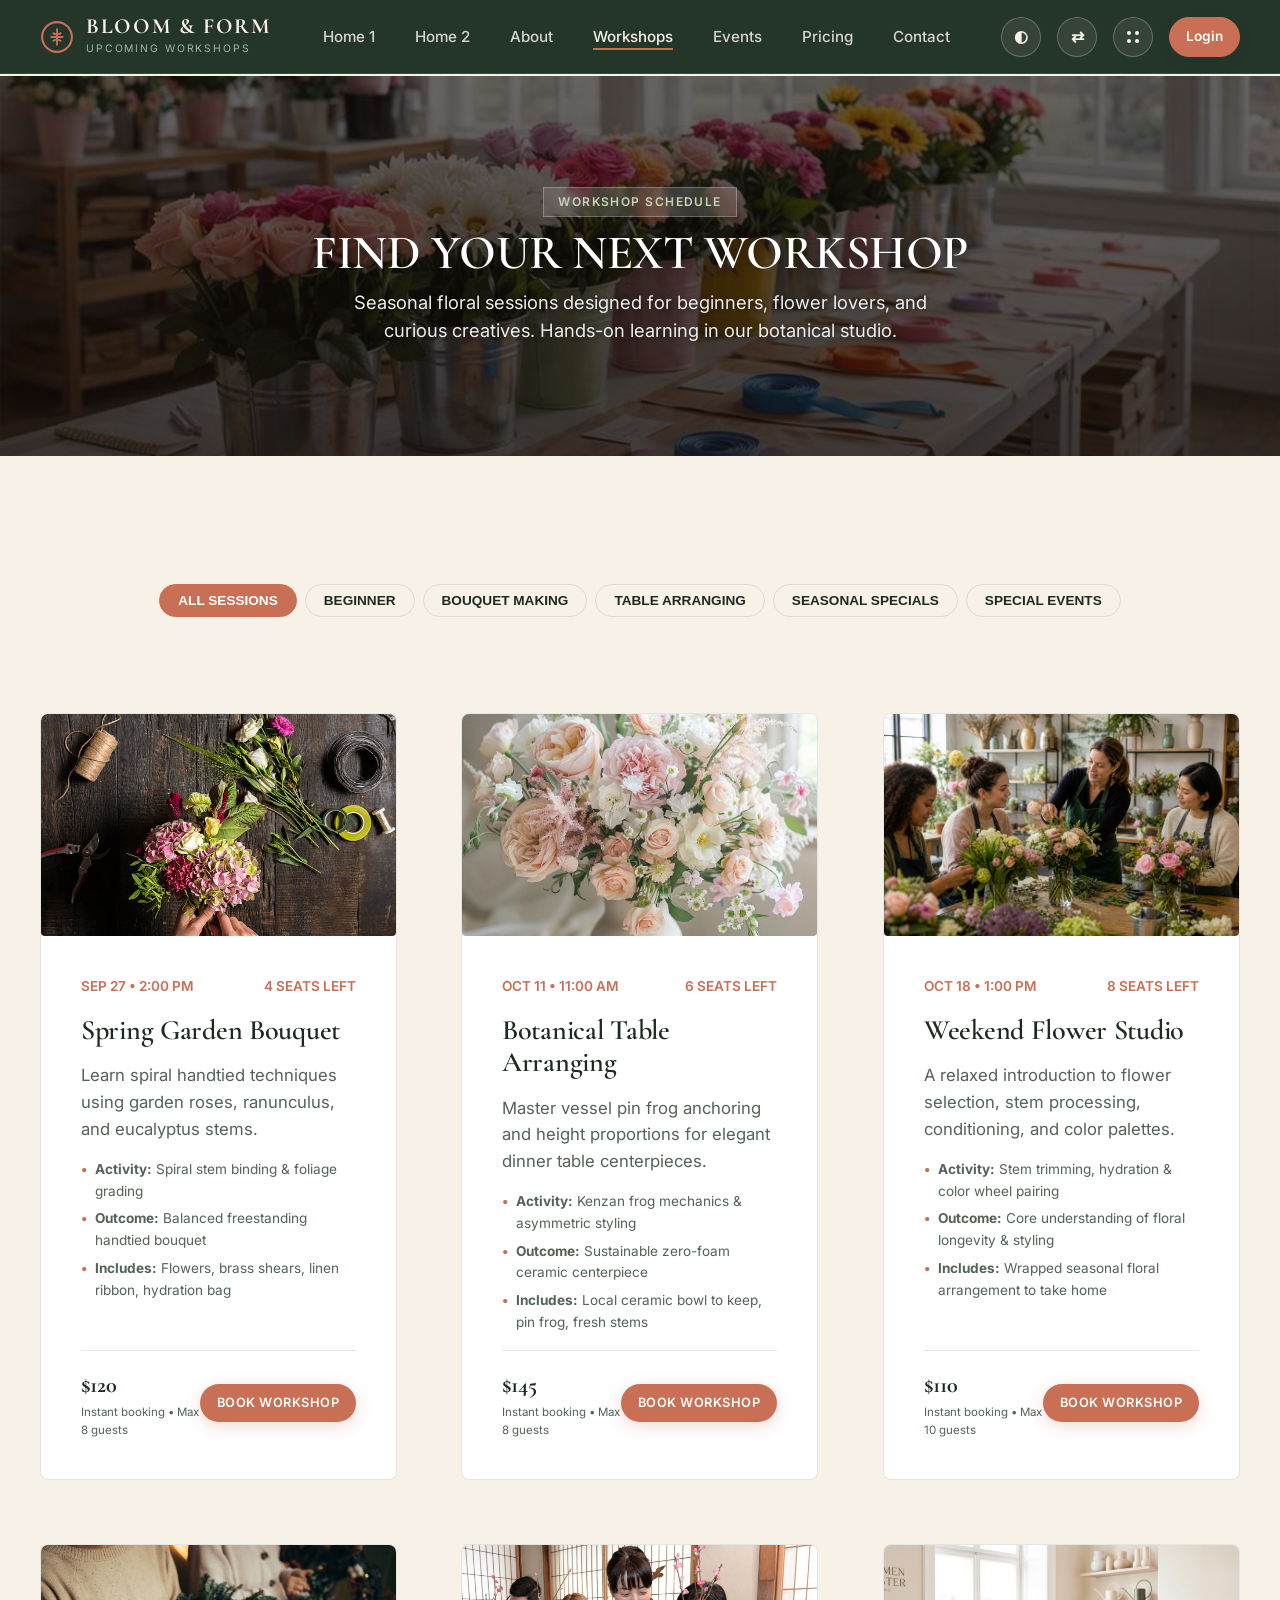
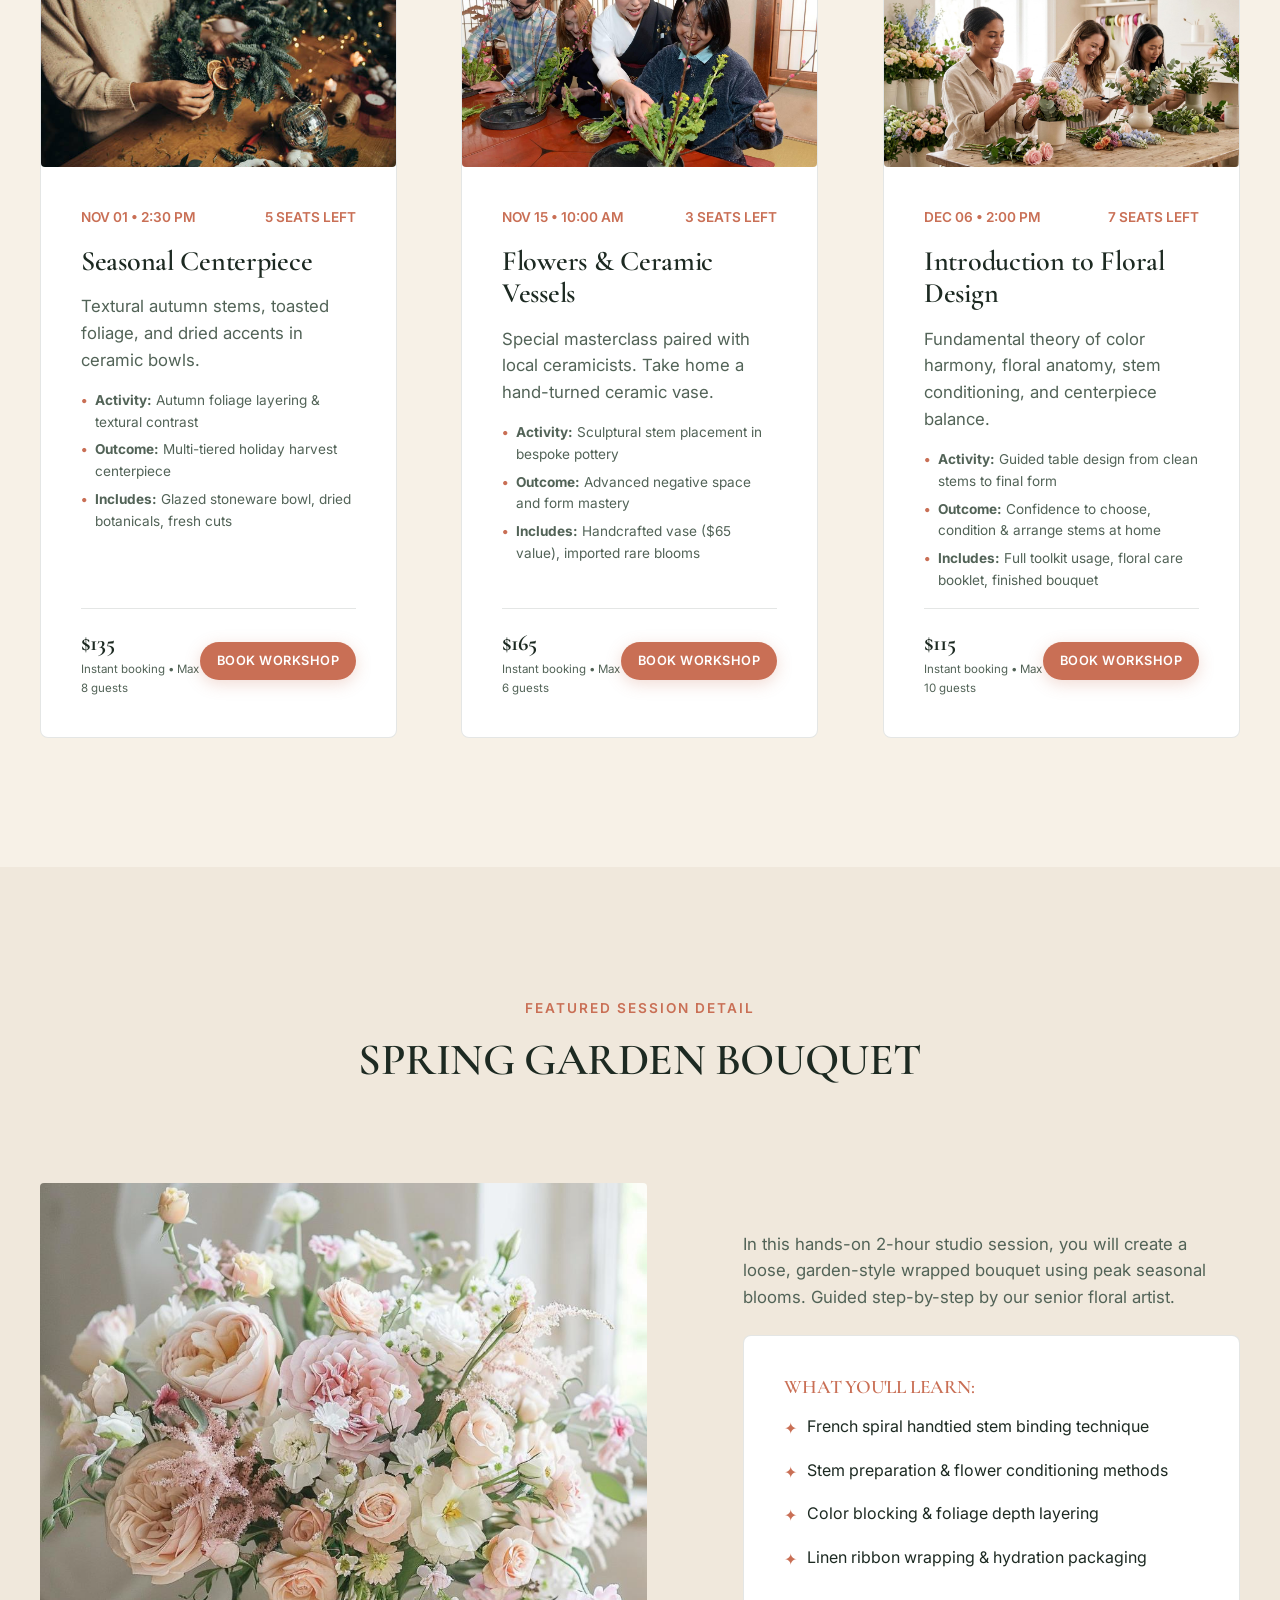
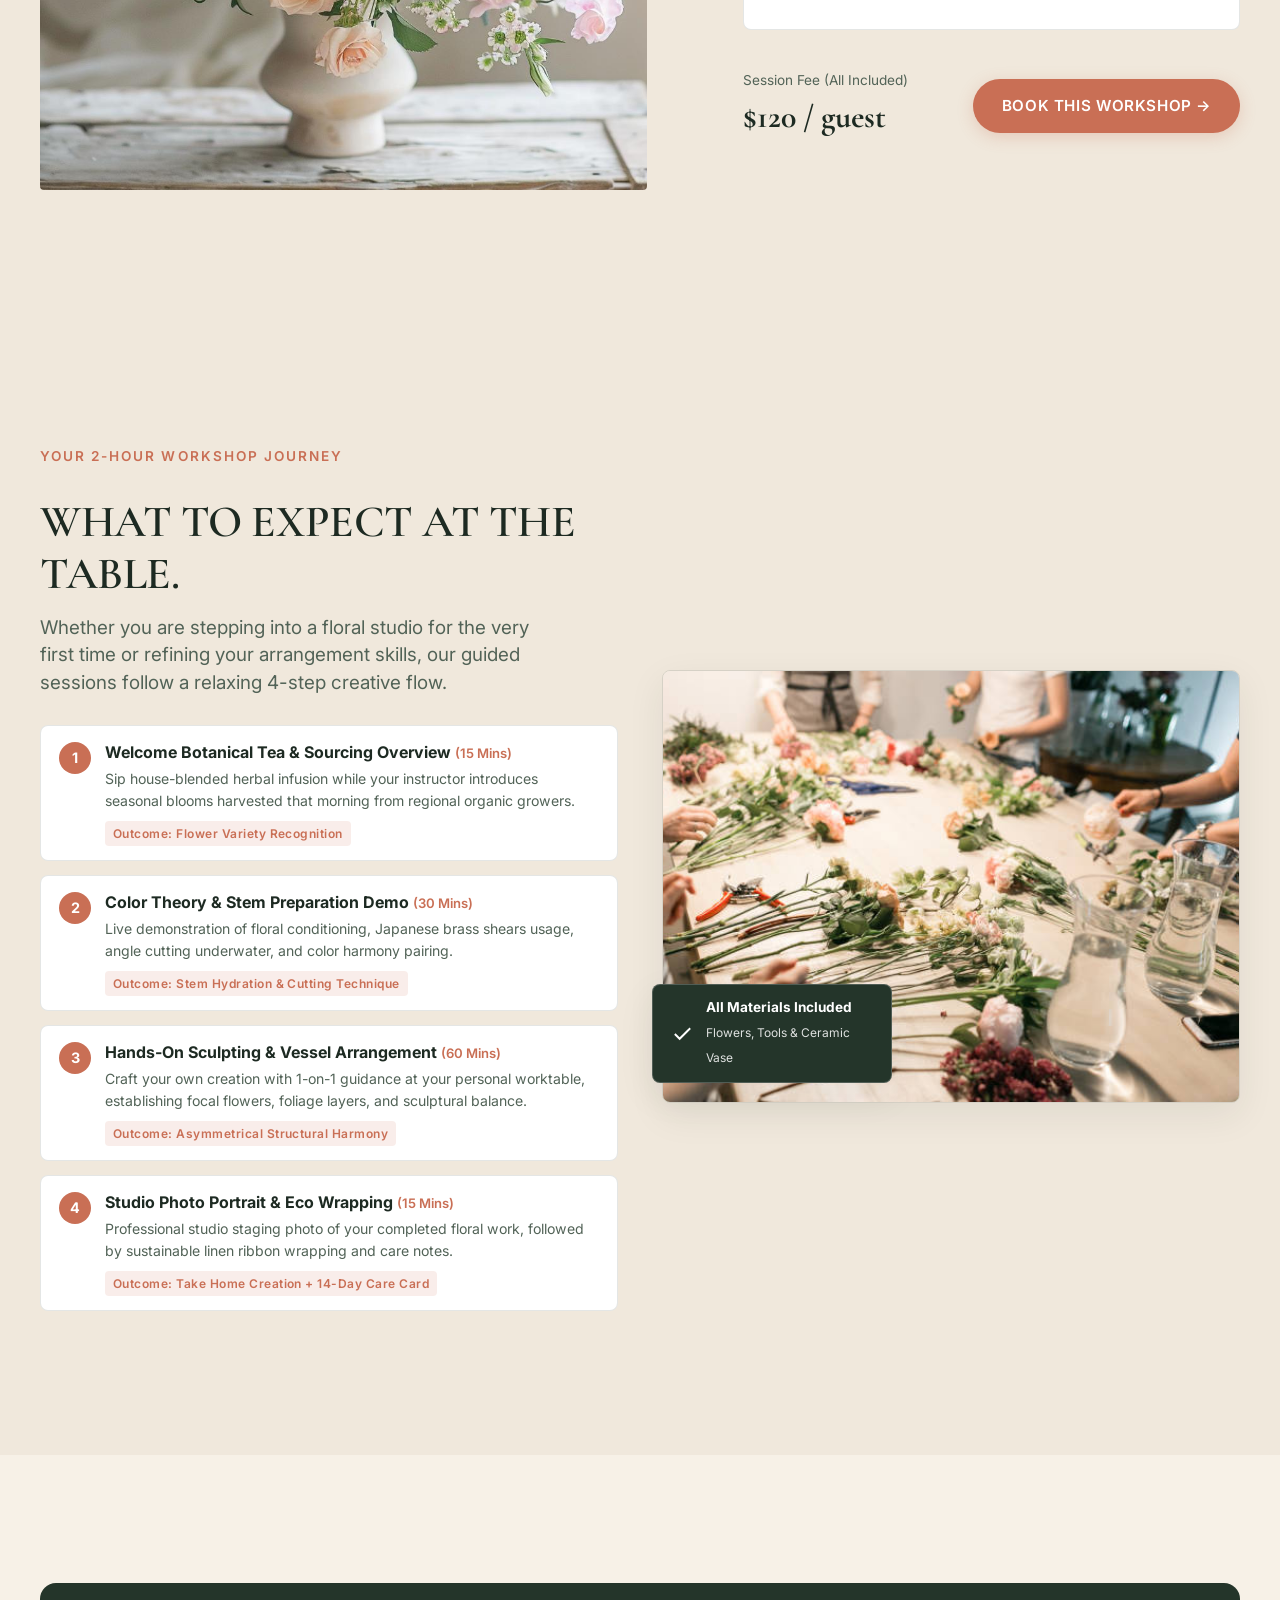
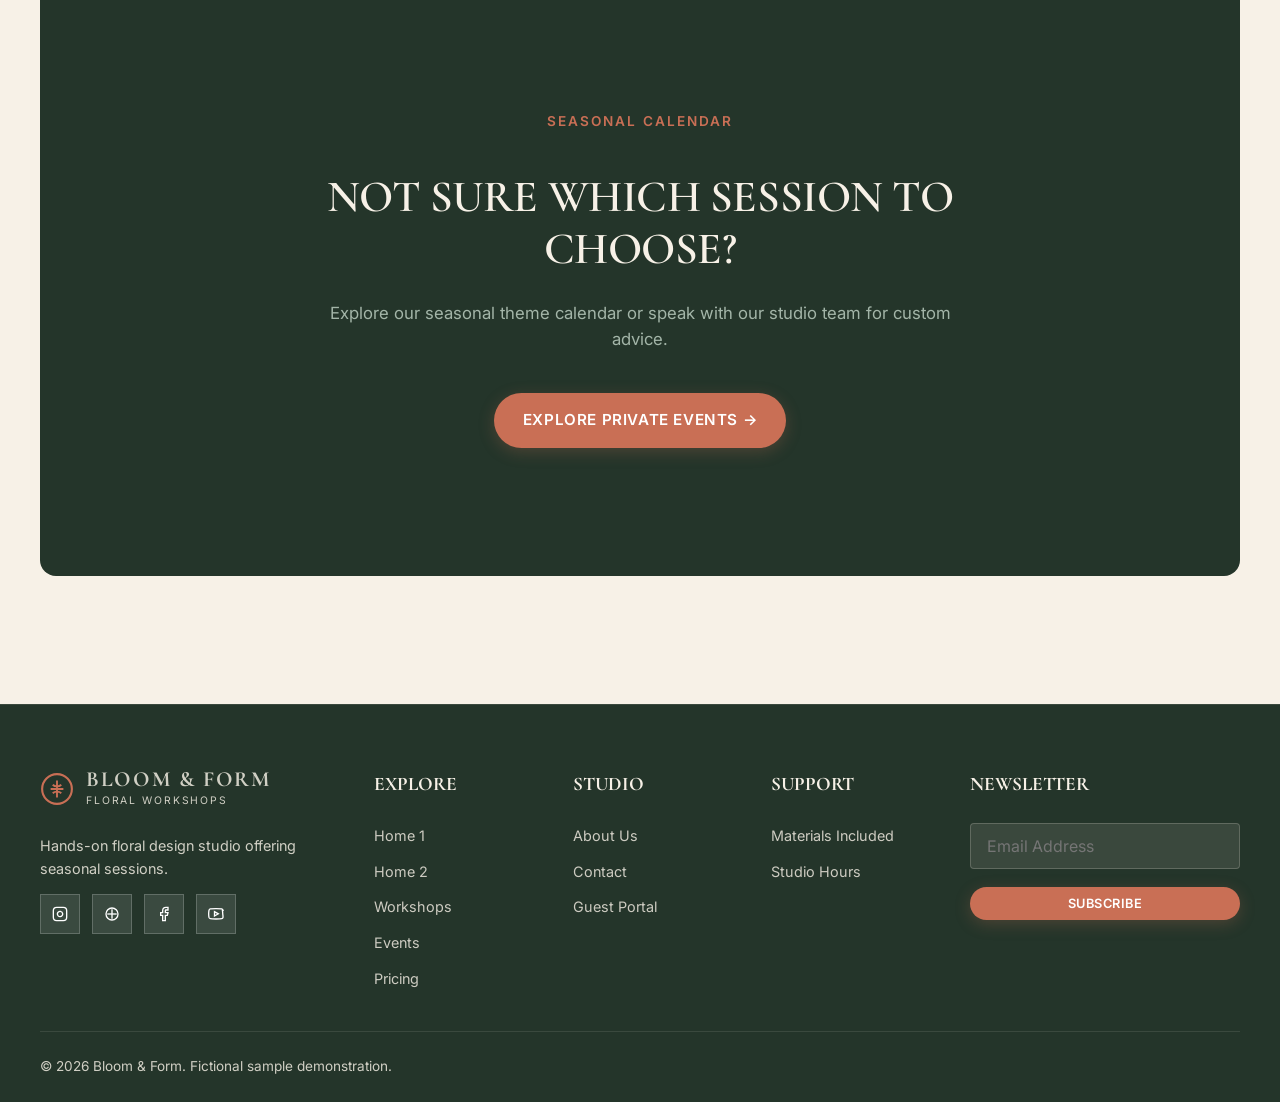
<file: upcoming-workshops.html>
<!DOCTYPE html>
<html lang="en" data-theme="light" dir="ltr">
<head>
  <meta charset="UTF-8">
  <meta name="viewport" content="width=device-width, initial-scale=1.0">
  <title>Upcoming Floral Workshops | Bloom & Form</title>
  <meta name="description" content="Browse upcoming seasonal flower arranging workshops, bouquet sessions, and floral design classes for beginners and enthusiasts.">
  <link rel="icon" type="image/svg+xml" href="assets/images/favicon.svg">
  <link rel="stylesheet" href="assets/css/style.css">
</head>
<body>

  <!-- NAVBAR -->
  <header class="navbar">
    <div class="container nav-container">
      <a href="index.html" class="brand-logo">
        <svg class="logo-icon" viewBox="0 0 32 32" fill="none" xmlns="http://www.w3.org/2000/svg">
          <circle cx="16" cy="16" r="14" stroke="currentColor" stroke-width="2"/>
          <path d="M16 8V24M10 16H22M12 12C14 14 18 14 20 12M12 20C14 18 18 18 20 20" stroke="currentColor" stroke-width="1.8"/>
        </svg>
        <div class="brand-text">
          <span class="brand-name">BLOOM & FORM</span>
          <span class="brand-descriptor">UPCOMING WORKSHOPS</span>
        </div>
      </a>

      <nav>
        <ul class="nav-links">
          <li><a href="index.html" class="nav-link">Home 1</a></li>
          <li><a href="index2.html" class="nav-link">Home 2</a></li>
          <li><a href="about.html" class="nav-link">About</a></li>
          <li><a href="upcoming-workshops.html" class="nav-link active">Workshops</a></li>
          <li><a href="events.html" class="nav-link">Events</a></li>
          <li><a href="pricing.html" class="nav-link">Pricing</a></li>
          <li><a href="contact.html" class="nav-link">Contact</a></li>
        </ul>
      </nav>

      <div class="nav-actions">
        <button class="ctrl-btn js-theme-toggle" aria-label="Toggle Theme" title="Toggle Theme">
          <span>◐</span>
        </button>
        <button class="ctrl-btn js-rtl-toggle" aria-label="Toggle Direction" title="Toggle Direction">
          <span>⇄</span>
        </button>
        <a href="dashboard.html" class="ctrl-btn" aria-label="Dashboard" title="Dashboard">
          <svg width="16" height="16" viewBox="0 0 24 24" fill="currentColor"><circle cx="6" cy="6" r="3"/><circle cx="18" cy="6" r="3"/><circle cx="6" cy="18" r="3"/><circle cx="18" cy="18" r="3"/></svg>
        </a>
        <a href="login.html" class="nav-primary-cta" title="Login">
          <span>Login</span>
        </a>
      </div>

      <button class="mobile-hamburger" aria-label="Open Mobile Menu"><svg viewBox="0 0 24 24" fill="none" stroke="currentColor" stroke-width="2"><path d="M4 6h16M4 12h16M4 18h16"/></svg></button>
    </div>
  </header>

  <!-- MOBILE DRAWER -->
  <div class="mobile-drawer">
    <div class="drawer-header">
      <div class="brand-text"><span class="brand-name">BLOOM & FORM</span><span class="brand-descriptor">FLORAL WORKSHOPS</span></div>
      <button class="drawer-close-btn">✕</button>
    </div>
    <ul class="mobile-drawer-links">
      <li><a href="index.html" class="mobile-drawer-link">Home 1</a></li>
      <li><a href="index2.html" class="mobile-drawer-link">Home 2</a></li>
      <li><a href="about.html" class="mobile-drawer-link">About</a></li>
      <li><a href="upcoming-workshops.html" class="mobile-drawer-link active">Workshops</a></li>
      <li><a href="events.html" class="mobile-drawer-link">Events</a></li>
      <li><a href="pricing.html" class="mobile-drawer-link">Pricing</a></li>
      <li><a href="contact.html" class="mobile-drawer-link">Contact</a></li>
    </ul>
    <div class="drawer-controls">
      <a href="login.html" class="nav-primary-cta" style="width: 100%; text-align: center;">
        <span>Login</span>
      </a>
      <div class="ctrl-group">
        <button class="ctrl-btn js-theme-toggle" aria-label="Toggle Theme" title="Toggle Theme"><span>◐</span></button>
        <button class="ctrl-btn js-rtl-toggle" aria-label="Toggle Direction" title="Toggle Direction"><span>⇄</span></button>
        <a href="dashboard.html" class="ctrl-btn" aria-label="Dashboard" title="Dashboard">
          <svg width="16" height="16" viewBox="0 0 24 24" fill="currentColor"><circle cx="6" cy="6" r="3"/><circle cx="18" cy="6" r="3"/><circle cx="6" cy="18" r="3"/><circle cx="18" cy="18" r="3"/></svg>
        </a>
      </div>
    </div>
  </div>

  <main>
    <!-- SECTION 01 — HERO -->
    <section class="inner-hero" style="background-image: url('assets/images/n.jpg');">
      <div class="container">
        <span class="section-tag">WORKSHOP SCHEDULE</span>
        <h1>FIND YOUR NEXT WORKSHOP</h1>
        <p>
          Seasonal floral sessions designed for beginners, flower lovers, and curious creatives. Hands-on learning in our botanical studio.
        </p>
      </div>
    </section>

    <!-- SECTION 02 — WORKSHOP FILTER -->
    <section class="section-padding">
      <div class="container">
        <div class="filter-bar">
          <button class="filter-btn active" data-filter="all">ALL SESSIONS</button>
          <button class="filter-btn" data-filter="beginner">BEGINNER</button>
          <button class="filter-btn" data-filter="bouquet">BOUQUET MAKING</button>
          <button class="filter-btn" data-filter="table">TABLE ARRANGING</button>
          <button class="filter-btn" data-filter="seasonal">SEASONAL SPECIALS</button>
          <button class="filter-btn" data-filter="special">SPECIAL EVENTS</button>
        </div>

        <!-- SECTION 03 — WORKSHOP LISTING GRID -->
        <div class="workshops-grid">
          <!-- Item 1 -->
          <div class="workshop-card hover-petal-card" data-category="bouquet">
            <div class="workshop-card-img image-leaf-container">
              <img src="assets/images/n9.jpg" alt="Spring Garden Bouquet handtied workshop">
            </div>
            <div class="workshop-card-body">
              <div class="workshop-card-meta">
                <span>SEP 27 • 2:00 PM</span>
                <span>4 SEATS LEFT</span>
              </div>
              <h3>Spring Garden Bouquet</h3>
              <p>Learn spiral handtied techniques using garden roses, ranunculus, and eucalyptus stems.</p>
              <ul class="workshop-activities-list">
                <li><strong>Activity:</strong> Spiral stem binding & foliage grading</li>
                <li><strong>Outcome:</strong> Balanced freestanding handtied bouquet</li>
                <li><strong>Includes:</strong> Flowers, brass shears, linen ribbon, hydration bag</li>
              </ul>
              <div class="workshop-card-footer">
                <div>
                  <span class="workshop-price">$120</span>
                  <div style="font-size: 0.72rem; color: var(--text-muted);">Instant booking • Max 8 guests</div>
                </div>
                <a href="dashboard.html" class="btn btn-primary" style="padding: 8px 16px; font-size: 0.8rem;">BOOK WORKSHOP</a>
              </div>
            </div>
          </div>

          <!-- Item 2 -->
          <div class="workshop-card hover-petal-card" data-category="table">
            <div class="workshop-card-img image-leaf-container">
              <img src="assets/images/n3.jpg" alt="Botanical Table Arranging centerpiece workshop">
            </div>
            <div class="workshop-card-body">
              <div class="workshop-card-meta">
                <span>OCT 11 • 11:00 AM</span>
                <span>6 SEATS LEFT</span>
              </div>
              <h3>Botanical Table Arranging</h3>
              <p>Master vessel pin frog anchoring and height proportions for elegant dinner table centerpieces.</p>
              <ul class="workshop-activities-list">
                <li><strong>Activity:</strong> Kenzan frog mechanics & asymmetric styling</li>
                <li><strong>Outcome:</strong> Sustainable zero-foam ceramic centerpiece</li>
                <li><strong>Includes:</strong> Local ceramic bowl to keep, pin frog, fresh stems</li>
              </ul>
              <div class="workshop-card-footer">
                <div>
                  <span class="workshop-price">$145</span>
                  <div style="font-size: 0.72rem; color: var(--text-muted);">Instant booking • Max 8 guests</div>
                </div>
                <a href="dashboard.html" class="btn btn-primary" style="padding: 8px 16px; font-size: 0.8rem;">BOOK WORKSHOP</a>
              </div>
            </div>
          </div>

          <!-- Item 3 -->
          <div class="workshop-card hover-petal-card" data-category="beginner">
            <div class="workshop-card-img image-leaf-container">
              <img src="assets/images/n6.jpg" alt="Weekend Flower Studio session">
            </div>
            <div class="workshop-card-body">
              <div class="workshop-card-meta">
                <span>OCT 18 • 1:00 PM</span>
                <span>8 SEATS LEFT</span>
              </div>
              <h3>Weekend Flower Studio</h3>
              <p>A relaxed introduction to flower selection, stem processing, conditioning, and color palettes.</p>
              <ul class="workshop-activities-list">
                <li><strong>Activity:</strong> Stem trimming, hydration & color wheel pairing</li>
                <li><strong>Outcome:</strong> Core understanding of floral longevity & styling</li>
                <li><strong>Includes:</strong> Wrapped seasonal floral arrangement to take home</li>
              </ul>
              <div class="workshop-card-footer">
                <div>
                  <span class="workshop-price">$110</span>
                  <div style="font-size: 0.72rem; color: var(--text-muted);">Instant booking • Max 10 guests</div>
                </div>
                <a href="dashboard.html" class="btn btn-primary" style="padding: 8px 16px; font-size: 0.8rem;">BOOK WORKSHOP</a>
              </div>
            </div>
          </div>

          <!-- Item 4 -->
          <div class="workshop-card hover-petal-card" data-category="seasonal">
            <div class="workshop-card-img image-leaf-container">
              <img src="assets/images/n17.jpg" alt="Seasonal Centerpiece and wreath workshop">
            </div>
            <div class="workshop-card-body">
              <div class="workshop-card-meta">
                <span>NOV 01 • 2:30 PM</span>
                <span>5 SEATS LEFT</span>
              </div>
              <h3>Seasonal Centerpiece</h3>
              <p>Textural autumn stems, toasted foliage, and dried accents in ceramic bowls.</p>
              <ul class="workshop-activities-list">
                <li><strong>Activity:</strong> Autumn foliage layering & textural contrast</li>
                <li><strong>Outcome:</strong> Multi-tiered holiday harvest centerpiece</li>
                <li><strong>Includes:</strong> Glazed stoneware bowl, dried botanicals, fresh cuts</li>
              </ul>
              <div class="workshop-card-footer">
                <div>
                  <span class="workshop-price">$135</span>
                  <div style="font-size: 0.72rem; color: var(--text-muted);">Instant booking • Max 8 guests</div>
                </div>
                <a href="dashboard.html" class="btn btn-primary" style="padding: 8px 16px; font-size: 0.8rem;">BOOK WORKSHOP</a>
              </div>
            </div>
          </div>

          <!-- Item 5 -->
          <div class="workshop-card hover-petal-card" data-category="special">
            <div class="workshop-card-img image-leaf-container">
              <img src="assets/images/n8.jpg" alt="Flowers and Ceramic Vessels Ikebana workshop">
            </div>
            <div class="workshop-card-body">
              <div class="workshop-card-meta">
                <span>NOV 15 • 10:00 AM</span>
                <span>3 SEATS LEFT</span>
              </div>
              <h3>Flowers & Ceramic Vessels</h3>
              <p>Special masterclass paired with local ceramicists. Take home a hand-turned ceramic vase.</p>
              <ul class="workshop-activities-list">
                <li><strong>Activity:</strong> Sculptural stem placement in bespoke pottery</li>
                <li><strong>Outcome:</strong> Advanced negative space and form mastery</li>
                <li><strong>Includes:</strong> Handcrafted vase ($65 value), imported rare blooms</li>
              </ul>
              <div class="workshop-card-footer">
                <div>
                  <span class="workshop-price">$165</span>
                  <div style="font-size: 0.72rem; color: var(--text-muted);">Instant booking • Max 6 guests</div>
                </div>
                <a href="dashboard.html" class="btn btn-primary" style="padding: 8px 16px; font-size: 0.8rem;">BOOK WORKSHOP</a>
              </div>
            </div>
          </div>

          <!-- Item 6 -->
          <div class="workshop-card hover-petal-card" data-category="beginner">
            <div class="workshop-card-img image-leaf-container">
              <img src="assets/images/n4.jpg" alt="Introduction to Floral Design workshop">
            </div>
            <div class="workshop-card-body">
              <div class="workshop-card-meta">
                <span>DEC 06 • 2:00 PM</span>
                <span>7 SEATS LEFT</span>
              </div>
              <h3>Introduction to Floral Design</h3>
              <p>Fundamental theory of color harmony, floral anatomy, stem conditioning, and centerpiece balance.</p>
              <ul class="workshop-activities-list">
                <li><strong>Activity:</strong> Guided table design from clean stems to final form</li>
                <li><strong>Outcome:</strong> Confidence to choose, condition & arrange stems at home</li>
                <li><strong>Includes:</strong> Full toolkit usage, floral care booklet, finished bouquet</li>
              </ul>
              <div class="workshop-card-footer">
                <div>
                  <span class="workshop-price">$115</span>
                  <div style="font-size: 0.72rem; color: var(--text-muted);">Instant booking • Max 10 guests</div>
                </div>
                <a href="dashboard.html" class="btn btn-primary" style="padding: 8px 16px; font-size: 0.8rem;">BOOK WORKSHOP</a>
              </div>
            </div>
          </div>
        </div>
      </div>
    </section>

    <!-- SECTION 04 — FEATURED WORKSHOP DETAIL -->
    <section class="section-padding" style="background-color: var(--bg-surface-elevated);">
      <div class="container">
        <div class="section-header center-align">
          <span class="section-tag">FEATURED SESSION DETAIL</span>
          <h2>SPRING GARDEN BOUQUET</h2>
        </div>

        <div class="experience-grid">
          <div class="image-leaf-container hover-petal-card">
            <img src="assets/images/n3.jpg" alt="Spring Garden Bouquet detail centerpiece in artisan ceramic vessel">
          </div>

          <div style="display: flex; flex-direction: column; gap: var(--space-md);">
            <p>
              In this hands-on 2-hour studio session, you will create a loose, garden-style wrapped bouquet using peak seasonal blooms. Guided step-by-step by our senior floral artist.
            </p>

            <div style="background: var(--bg-surface); padding: var(--space-lg); border-radius: var(--radius-md); border: 1px solid var(--border-color);">
              <h4 style="margin-bottom: 12px; color: var(--terracotta-bloom);">WHAT YOU'LL LEARN:</h4>
              <ul class="event-list" style="color: var(--text-main);">
                <li>French spiral handtied stem binding technique</li>
                <li>Stem preparation & flower conditioning methods</li>
                <li>Color blocking & foliage depth layering</li>
                <li>Linen ribbon wrapping & hydration packaging</li>
              </ul>
            </div>

            <div style="display: flex; align-items: center; justify-content: space-between; margin-top: var(--space-sm);">
              <div>
                <div style="font-size: 0.85rem; color: var(--text-muted);">Session Fee (All Included)</div>
                <div class="workshop-price" style="font-size: 2rem;">$120 / guest</div>
              </div>
              <a href="dashboard.html" class="btn btn-primary">
                BOOK THIS WORKSHOP →
              </a>
            </div>
          </div>
        </div>
      </div>
    </section>

    <!-- WORKSHOPS UNIQUE SECTION — WORKSHOP EXPERIENCE JOURNEY -->
    <section class="section-padding" style="background-color: var(--bg-surface-elevated);">
      <div class="container hero-grid" style="align-items: center;">
        <div class="hero-content">
          <span class="section-tag" style="color: var(--terracotta-bloom);">YOUR 2-HOUR WORKSHOP JOURNEY</span>
          <h2>WHAT TO EXPECT AT THE TABLE.</h2>
          <p class="hero-supporting">
            Whether you are stepping into a floral studio for the very first time or refining your arrangement skills, our guided sessions follow a relaxing 4-step creative flow.
          </p>
          <div style="display: flex; flex-direction: column; gap: 14px; margin-block: var(--space-sm);">
            <div style="display: flex; gap: 14px; align-items: flex-start; background: var(--bg-surface); padding: 14px 18px; border-radius: var(--radius-md); border: 1px solid var(--border-color);" class="hover-petal-card">
              <span style="background: var(--terracotta-bloom); color: #FFF; font-weight: bold; width: 32px; height: 32px; border-radius: 50%; display: inline-flex; align-items: center; justify-content: center; font-size: 0.9rem; flex-shrink: 0; margin-top: 2px;">1</span>
              <div>
                <strong style="color: var(--text-main); font-size: 1rem;">Welcome Botanical Tea & Sourcing Overview</strong> <span style="font-size: 0.82rem; color: var(--terracotta-bloom); font-weight: 600;">(15 Mins)</span>
                <p style="font-size: 0.88rem; color: var(--text-muted); margin-top: 2px;">Sip house-blended herbal infusion while your instructor introduces seasonal blooms harvested that morning from regional organic growers.</p>
                <div style="margin-top: 4px;"><span class="workshop-outcomes-pill">Outcome: Flower Variety Recognition</span></div>
              </div>
            </div>
            <div style="display: flex; gap: 14px; align-items: flex-start; background: var(--bg-surface); padding: 14px 18px; border-radius: var(--radius-md); border: 1px solid var(--border-color);" class="hover-petal-card">
              <span style="background: var(--terracotta-bloom); color: #FFF; font-weight: bold; width: 32px; height: 32px; border-radius: 50%; display: inline-flex; align-items: center; justify-content: center; font-size: 0.9rem; flex-shrink: 0; margin-top: 2px;">2</span>
              <div>
                <strong style="color: var(--text-main); font-size: 1rem;">Color Theory & Stem Preparation Demo</strong> <span style="font-size: 0.82rem; color: var(--terracotta-bloom); font-weight: 600;">(30 Mins)</span>
                <p style="font-size: 0.88rem; color: var(--text-muted); margin-top: 2px;">Live demonstration of floral conditioning, Japanese brass shears usage, angle cutting underwater, and color harmony pairing.</p>
                <div style="margin-top: 4px;"><span class="workshop-outcomes-pill">Outcome: Stem Hydration & Cutting Technique</span></div>
              </div>
            </div>
            <div style="display: flex; gap: 14px; align-items: flex-start; background: var(--bg-surface); padding: 14px 18px; border-radius: var(--radius-md); border: 1px solid var(--border-color);" class="hover-petal-card">
              <span style="background: var(--terracotta-bloom); color: #FFF; font-weight: bold; width: 32px; height: 32px; border-radius: 50%; display: inline-flex; align-items: center; justify-content: center; font-size: 0.9rem; flex-shrink: 0; margin-top: 2px;">3</span>
              <div>
                <strong style="color: var(--text-main); font-size: 1rem;">Hands-On Sculpting & Vessel Arrangement</strong> <span style="font-size: 0.82rem; color: var(--terracotta-bloom); font-weight: 600;">(60 Mins)</span>
                <p style="font-size: 0.88rem; color: var(--text-muted); margin-top: 2px;">Craft your own creation with 1-on-1 guidance at your personal worktable, establishing focal flowers, foliage layers, and sculptural balance.</p>
                <div style="margin-top: 4px;"><span class="workshop-outcomes-pill">Outcome: Asymmetrical Structural Harmony</span></div>
              </div>
            </div>
            <div style="display: flex; gap: 14px; align-items: flex-start; background: var(--bg-surface); padding: 14px 18px; border-radius: var(--radius-md); border: 1px solid var(--border-color);" class="hover-petal-card">
              <span style="background: var(--terracotta-bloom); color: #FFF; font-weight: bold; width: 32px; height: 32px; border-radius: 50%; display: inline-flex; align-items: center; justify-content: center; font-size: 0.9rem; flex-shrink: 0; margin-top: 2px;">4</span>
              <div>
                <strong style="color: var(--text-main); font-size: 1rem;">Studio Photo Portrait & Eco Wrapping</strong> <span style="font-size: 0.82rem; color: var(--terracotta-bloom); font-weight: 600;">(15 Mins)</span>
                <p style="font-size: 0.88rem; color: var(--text-muted); margin-top: 2px;">Professional studio staging photo of your completed floral work, followed by sustainable linen ribbon wrapping and care notes.</p>
                <div style="margin-top: 4px;"><span class="workshop-outcomes-pill">Outcome: Take Home Creation + 14-Day Care Card</span></div>
              </div>
            </div>
          </div>
        </div>
        <div class="hero-image-wrapper" style="position: relative;">
          <div class="hero-image-frame image-leaf-container hover-petal-card">
            <img src="assets/images/n16.jpg" alt="Floral design workshop table setup with stems, vases, and guests">
          </div>
          <div class="hero-badge-float float-badge-anim" style="bottom: 20px; inset-inline-start: -10px; background: var(--botanical-deep); color: #FFF; border: 1px solid rgba(255,255,255,0.2);">
            <svg width="24" height="24" viewBox="0 0 24 24" fill="none" stroke="currentColor" stroke-width="2"><polyline points="20 6 9 17 4 12"/></svg>
            <div>
              <strong style="display: block; font-size: 0.85rem;">All Materials Included</strong>
              <span style="font-size: 0.75rem; opacity: 0.85;">Flowers, Tools & Ceramic Vase</span>
            </div>
          </div>
        </div>
      </div>
    </section>

    <!-- SECTION 05 — CTA -->
    <section class="section-padding">
      <div class="container">
        <div class="final-cta-section">
          <div class="final-cta-content">
            <span class="section-tag" style="color: var(--terracotta-bloom);">SEASONAL CALENDAR</span>
            <h2>NOT SURE WHICH SESSION TO CHOOSE?</h2>
            <p>Explore our seasonal theme calendar or speak with our studio team for custom advice.</p>
            <a href="events.html" class="btn btn-primary" style="margin-top: var(--space-sm);">
              EXPLORE PRIVATE EVENTS →
            </a>
          </div>
        </div>
      </div>
    </section>
  </main>

  <!-- FOOTER -->
  <footer class="footer">
    <div class="container">
      <div class="footer-grid">
        <div class="footer-col">
          <a href="index.html" class="brand-logo" style="margin-bottom: var(--space-md);">
            <svg class="logo-icon" viewBox="0 0 32 32" fill="none" xmlns="http://www.w3.org/2000/svg">
              <circle cx="16" cy="16" r="14" stroke="currentColor" stroke-width="2"/>
              <path d="M16 8V24M10 16H22M12 12C14 14 18 14 20 12M12 20C14 18 18 18 20 20" stroke="currentColor" stroke-width="1.8"/>
            </svg>
            <div class="brand-text"><span class="brand-name">BLOOM & FORM</span><span class="brand-descriptor">FLORAL WORKSHOPS</span></div>
          </a>
          <p style="color: var(--text-inverse-muted); font-size: 0.9rem; margin-bottom: 14px;">Hands-on floral design studio offering seasonal sessions.</p>
          <div class="social-links-grid">
            <a href="#" class="social-icon-btn" aria-label="Instagram" title="Instagram" style="background: rgba(255,255,255,0.1); border-color: rgba(255,255,255,0.2); color: #fff;">
              <svg width="16" height="16" viewBox="0 0 24 24" fill="none" stroke="currentColor" stroke-width="2"><rect x="2" y="2" width="20" height="20" rx="5" ry="5"/><path d="M16 11.37A4 4 0 1 1 12.63 8 4 4 0 0 1 16 11.37z"/><line x1="17.5" y1="6.5" x2="17.51" y2="6.5"/></svg>
            </a>
            <a href="#" class="social-icon-btn" aria-label="Pinterest" title="Pinterest" style="background: rgba(255,255,255,0.1); border-color: rgba(255,255,255,0.2); color: #fff;">
              <svg width="16" height="16" viewBox="0 0 24 24" fill="none" stroke="currentColor" stroke-width="2"><line x1="12" y1="5" x2="12" y2="19"/><path d="M5 12h14"/><circle cx="12" cy="12" r="9"/></svg>
            </a>
            <a href="#" class="social-icon-btn" aria-label="Facebook" title="Facebook" style="background: rgba(255,255,255,0.1); border-color: rgba(255,255,255,0.2); color: #fff;">
              <svg width="16" height="16" viewBox="0 0 24 24" fill="none" stroke="currentColor" stroke-width="2"><path d="M18 2h-3a5 5 0 0 0-5 5v3H7v4h3v8h4v-8h3l1-4h-4V7a1 1 0 0 1 1-1h3z"/></svg>
            </a>
            <a href="#" class="social-icon-btn" aria-label="YouTube" title="YouTube" style="background: rgba(255,255,255,0.1); border-color: rgba(255,255,255,0.2); color: #fff;">
              <svg width="16" height="16" viewBox="0 0 24 24" fill="none" stroke="currentColor" stroke-width="2"><path d="M22.54 6.42a2.78 2.78 0 0 0-1.94-2C18.88 4 12 4 12 4s-6.88 0-8.6.46a2.78 2.78 0 0 0-1.94 2A29 29 0 0 0 1 11.75a29 29 0 0 0 .46 5.33A2.78 2.78 0 0 0 3.4 19c1.72.46 8.6.46 8.6.46s6.88 0 8.6-.46a2.78 2.78 0 0 0 1.94-2 29 29 0 0 0-.46-5.25 29 29 0 0 0-.46-5.33z"/><polygon points="9.75 15.02 15.5 11.75 9.75 8.48 9.75 15.02"/></svg>
            </a>
          </div>
        </div>
        <div class="footer-col">
          <h5>EXPLORE</h5>
          <ul class="footer-links">
            <li><a href="index.html">Home 1</a></li>
            <li><a href="index2.html">Home 2</a></li>
            <li><a href="upcoming-workshops.html">Workshops</a></li>
            <li><a href="events.html">Events</a></li>
            <li><a href="pricing.html">Pricing</a></li>
          </ul>
        </div>
        <div class="footer-col">
          <h5>STUDIO</h5>
          <ul class="footer-links">
            <li><a href="about.html">About Us</a></li>
            <li><a href="contact.html">Contact</a></li>
            <li><a href="login.html">Guest Portal</a></li>
          </ul>
        </div>
        <div class="footer-col">
          <h5>SUPPORT</h5>
          <ul class="footer-links">
            <li><a href="pricing.html">Materials Included</a></li>
            <li><a href="contact.html">Studio Hours</a></li>
          </ul>
        </div>
        <div class="footer-col">
          <h5>NEWSLETTER</h5>
          <form class="newsletter-form" onsubmit="event.preventDefault(); showToast('Subscribed!');">
            <input type="email" class="form-control" placeholder="Email Address" required style="background: rgba(247,241,231,0.1); color: var(--petal-cream); border-color: rgba(247,241,231,0.2);">
            <button type="submit" class="btn btn-primary" style="padding: 8px 16px; margin-top: 8px; font-size: 0.8rem;">SUBSCRIBE</button>
          </form>
        </div>
      </div>
      <div class="footer-bottom">
        <span>© 2026 Bloom & Form. Fictional sample demonstration.</span>
      </div>
    </div>
  </footer>

  <script src="assets/js/main.js"></script>
</body>
</html>
</file>
<file: assets/css/style.css>
/* ==========================================================================
   BLOOM & FORM — FLORAL DESIGN WORKSHOPS
   Public Website Stylesheet (assets/css/style.css)
   Colors:
     Botanical Deep:   #24352A
     Petal Cream:      #F7F1E7
     Terracotta Bloom: #C96F55
   ========================================================================== */

@import url('https://fonts.googleapis.com/css2?family=Cormorant+Garamond:ital,wght@0,400;0,500;0,600;0,700;1,400;1,600&family=Inter:wght@300;400;500;600;700&display=swap');

:root {
  /* Brand Core Palette (Max 3 Primary Colors) */
  --botanical-deep: #24352A;
  --petal-cream: #F7F1E7;
  --terracotta-bloom: #C96F55;
  --terracotta-hover: #b55d44;
  --terracotta-light: rgba(201, 111, 85, 0.12);

  /* Light Theme Defaults */
  --bg-primary: var(--petal-cream);
  --bg-surface: #FFFFFF;
  --bg-surface-elevated: #F0E8DC;
  --bg-dark-section: var(--botanical-deep);
  --text-main: #1D2A22;
  --text-muted: #526357;
  --text-inverse: var(--petal-cream);
  --text-inverse-muted: #A3B5A8;
  --border-color: rgba(36, 53, 42, 0.12);
  --border-focus: var(--terracotta-bloom);
  --hero-bg-overlay-1: rgba(247, 241, 231, 0.45);
  --hero-bg-overlay-2: rgba(247, 241, 231, 0.70);

  /* Typography */
  --font-serif: 'Cormorant Garamond', Georgia, serif;
  --font-sans: 'Inter', -apple-system, BlinkMacSystemFont, sans-serif;

  /* Global Spacing Token System */
  --space-xs: 8px;
  --space-sm: 16px;
  --space-md: 24px;
  --space-lg: 40px;
  --space-xl: 64px;
  --space-2xl: 96px;
  --space-3xl: 128px;

  /* Container Math */
  --container-max: 1320px;
  --container-pad: 40px;

  /* Transitions & Shadows */
  --transition-fast: 0.2s cubic-bezier(0.16, 1, 0.3, 1);
  --transition-smooth: 0.4s cubic-bezier(0.16, 1, 0.3, 1);
  --transition-spring: 0.5s cubic-bezier(0.34, 1.56, 0.64, 1);
  --shadow-sm: 0 4px 20px rgba(36, 53, 42, 0.04);
  --shadow-md: 0 12px 36px rgba(36, 53, 42, 0.08);
  --shadow-lg: 0 24px 60px rgba(36, 53, 42, 0.12);

  /* Radius */
  --radius-sm: 4px;
  --radius-md: 8px;
  --radius-lg: 16px;
  --radius-pill: 9999px;
}

/* Dark Theme Overrides */
[data-theme="dark"] {
  --bg-primary: #17231B;
  --bg-surface: #1E2E24;
  --bg-surface-elevated: #283C2F;
  --bg-dark-section: #111A14;
  --text-main: #F2ECE1;
  --text-muted: #9BB0A1;
  --text-inverse: #17231B;
  --text-inverse-muted: #C5D8CC;
  --border-color: rgba(247, 241, 231, 0.14);
}

/* Reset & Box Sizing */
*, *::before, *::after {
  box-sizing: border-box;
  margin: 0;
  padding: 0;
}

html {
  scroll-behavior: smooth;
  font-size: 16px;
  -webkit-text-size-adjust: 100%;
  overflow-x: hidden !important;
  width: 100%;
  max-width: 100%;
}

body {
  font-family: var(--font-sans);
  background-color: var(--bg-primary);
  color: var(--text-main);
  line-height: 1.6;
  overflow-x: hidden !important;
  width: 100%;
  max-width: 100%;
  position: relative;
  transition: background-color var(--transition-smooth), color var(--transition-smooth);
  -webkit-font-smoothing: antialiased;
  padding-top: 76px;
}

body.login-page-body,
body.dashboard-body {
  padding-top: 0 !important;
}

/* Reduced Motion */
@media (prefers-reduced-motion: reduce) {
  *, *::before, *::after {
    animation-duration: 0.01ms !important;
    animation-iteration-count: 1 !important;
    transition-duration: 0.01ms !important;
    scroll-behavior: auto !important;
  }
}

/* ==========================================================================
   GLOBAL CONTAINER & LAYOUT
   ========================================================================== */

.container {
  max-width: var(--container-max);
  width: calc(100% - 80px);
  margin-inline: auto;
}

@media (max-width: 1024px) {
  .container {
    width: calc(100% - 48px);
  }
}

@media (max-width: 480px) {
  .container {
    width: calc(100% - 32px);
  }
}

/* Typography Base */
h1, h2, h3, h4, .serif-font {
  font-family: var(--font-serif);
  font-weight: 600;
  line-height: 1.15;
  letter-spacing: -0.01em;
}

h1 { font-size: clamp(2.25rem, 5vw, 4.5rem); }
h2 { font-size: clamp(1.85rem, 3.5vw, 3.25rem); }
h3 { font-size: clamp(1.35rem, 2.2vw, 2rem); }
h4 { font-size: clamp(1.1rem, 1.5vw, 1.4rem); }

p {
  color: var(--text-muted);
  font-size: 1.05rem;
}

a {
  color: inherit;
  text-decoration: none;
}

img {
  max-width: 100%;
  height: auto;
  display: block;
  object-fit: cover;
}

/* Section Wrapper */
.section-padding {
  padding-block: var(--space-3xl);
}

@media (max-width: 768px) {
  .section-padding {
    padding-block: var(--space-xl);
  }
}

/* Section Header Component */
.section-header {
  margin-bottom: var(--space-2xl);
  max-width: 680px;
}

.section-header.center-align {
  margin-inline: auto;
  text-align: center;
}

.section-tag {
  display: inline-flex;
  align-items: center;
  gap: var(--space-xs);
  color: var(--terracotta-bloom);
  font-family: var(--font-sans);
  font-size: 0.85rem;
  font-weight: 600;
  text-transform: uppercase;
  letter-spacing: 0.15em;
  margin-bottom: var(--space-sm);
}

/* Section tag indicator removed for cleaner appearance */


.section-header p {
  margin-top: var(--space-sm);
  font-size: 1.125rem;
}

/* ==========================================================================
   RESPONSIVE GRID UTILITIES
   ========================================================================== */

.grid-2 {
  display: grid;
  grid-template-columns: repeat(2, 1fr);
  gap: var(--space-xl);
}

.grid-3 {
  display: grid;
  grid-template-columns: repeat(3, 1fr);
  gap: var(--space-xl);
}

.grid-4 {
  display: grid;
  grid-template-columns: repeat(4, 1fr);
  gap: var(--space-lg);
}

.grid-5 {
  display: grid;
  grid-template-columns: repeat(5, 1fr);
  gap: var(--space-md);
}

/* Tablet Viewports (601px - 1024px) */
@media (min-width: 601px) and (max-width: 1024px) {
  .grid-2,
  .grid-3,
  .grid-4,
  .grid-5,
  .workshops-grid,
  .events-grid,
  .features-grid,
  .pricing-grid,
  .team-grid,
  .palette-grid {
    display: grid !important;
    grid-template-columns: repeat(2, 1fr) !important;
    gap: var(--space-xl) !important;
  }

  /* Centered leftover odd card rule with identical sizing across all public pages */
  .grid-2 > *:last-child:nth-child(odd),
  .grid-3 > *:last-child:nth-child(odd),
  .grid-4 > *:last-child:nth-child(odd),
  .grid-5 > *:last-child:nth-child(odd),
  .workshops-grid > *:last-child:nth-child(odd),
  .events-grid > *:last-child:nth-child(odd),
  .features-grid > *:last-child:nth-child(odd),
  .pricing-grid > *:last-child:nth-child(odd),
  .team-grid > *:last-child:nth-child(odd),
  .palette-grid > *:last-child:nth-child(odd) {
    grid-column: 1 / -1 !important;
    width: calc(50% - (var(--space-xl, 24px) / 2)) !important;
    max-width: calc(50% - (var(--space-xl, 24px) / 2)) !important;
    margin-inline: auto !important;
    justify-self: center !important;
  }
}

/* Small Mobile Only Viewports (<= 600px) */
@media (max-width: 600px) {
  .grid-2,
  .grid-3,
  .grid-4,
  .grid-5,
  .workshops-grid,
  .events-grid,
  .features-grid,
  .pricing-grid,
  .team-grid {
    display: grid !important;
    grid-template-columns: 1fr !important;
    gap: var(--space-md) !important;
  }

  .grid-2 > *,
  .grid-3 > *,
  .grid-4 > *,
  .grid-5 > *,
  .workshops-grid > *,
  .events-grid > *,
  .features-grid > *,
  .pricing-grid > *,
  .team-grid > * {
    grid-column: auto !important;
    max-width: 100% !important;
    width: 100% !important;
    margin-inline: 0 !important;
  }
}


/* ==========================================================================
   UNIQUE BOTANICAL HOVER ANIMATIONS
   ========================================================================== */

/* 1. Botanical Underline Stem Draw */
.hover-stem-link {
  position: relative;
  display: inline-flex;
  align-items: center;
  gap: 8px;
  color: var(--text-main);
  font-weight: 500;
  transition: color var(--transition-fast);
}

.hover-stem-link::after {
  content: '';
  position: absolute;
  bottom: -4px;
  inset-inline-start: 0;
  width: 0%;
  height: 2px;
  background-color: var(--terracotta-bloom);
  transition: width var(--transition-smooth);
}

.hover-stem-link:hover::after {
  width: 100%;
}

.hover-stem-link .arrow-icon {
  transition: transform var(--transition-smooth);
}

.hover-stem-link:hover .arrow-icon {
  transform: translateX(6px);
}

[dir="rtl"] .hover-stem-link:hover .arrow-icon {
  transform: translateX(-6px);
}

/* 2. Floating Petal Card Animation */
.hover-petal-card {
  transition: transform var(--transition-smooth), box-shadow var(--transition-smooth), border-color var(--transition-smooth);
  will-change: transform;
}

.hover-petal-card:hover {
  transform: translateY(-8px) rotate(-0.3deg);
  box-shadow: var(--shadow-md);
  border-color: rgba(201, 111, 85, 0.4);
}

/* 3. Image Leaf Morphing Zoom */
.image-leaf-container {
  overflow: hidden;
  border-radius: var(--radius-sm);
  transition: border-radius var(--transition-smooth);
}

.image-leaf-container img {
  transition: transform 0.6s cubic-bezier(0.16, 1, 0.3, 1);
  width: 100%;
  height: 100%;
  object-fit: cover;
}

.image-leaf-container:hover {
  border-radius: 4px 32px 4px 32px;
}

.image-leaf-container:hover img {
  transform: scale(1.05);
}

/* 4. Terracotta Primary Button */
.btn {
  display: inline-flex;
  align-items: center;
  justify-content: center;
  gap: 10px;
  padding: 14px 28px;
  font-family: var(--font-sans);
  font-size: 0.95rem;
  font-weight: 600;
  letter-spacing: 0.04em;
  text-transform: uppercase;
  border-radius: var(--radius-pill);
  border: 1px solid transparent;
  cursor: pointer;
  transition: all var(--transition-smooth);
  text-decoration: none;
  white-space: nowrap;
}

.btn-primary {
  background-color: var(--terracotta-bloom);
  color: #FFFFFF;
  box-shadow: 0 4px 16px rgba(201, 111, 85, 0.25);
}

.btn-primary:hover {
  background-color: var(--terracotta-hover);
  transform: translateY(-2px);
  box-shadow: 0 8px 24px rgba(201, 111, 85, 0.35);
}

.btn-secondary {
  background-color: transparent;
  color: var(--text-main);
  border-color: var(--border-color);
}

.btn-secondary:hover {
  background-color: var(--bg-surface-elevated);
  border-color: var(--text-main);
  transform: translateY(-2px);
}

.btn-outline-cream {
  background-color: transparent;
  color: var(--petal-cream);
  border-color: rgba(247, 241, 231, 0.3);
}

.btn-outline-cream:hover {
  background-color: rgba(247, 241, 231, 0.1);
  border-color: var(--petal-cream);
}

.btn .btn-arrow {
  transition: transform var(--transition-smooth);
}

.btn:hover .btn-arrow {
  transform: translateX(4px);
}

[dir="rtl"] .btn:hover .btn-arrow {
  transform: translateX(-4px);
}

/* ==========================================================================
   NAVBAR & HEADER
   ========================================================================== */

.navbar {
  position: fixed !important;
  top: 0 !important;
  inset-inline-start: 0 !important;
  inset-inline-end: 0 !important;
  width: 100% !important;
  max-width: 100% !important;
  z-index: 1000 !important;
  background-color: var(--botanical-deep) !important;
  color: var(--petal-cream);
  padding-block: 16px;
  transition: padding var(--transition-smooth), background-color var(--transition-smooth), box-shadow var(--transition-smooth);
  border-bottom: 1px solid rgba(247, 241, 231, 0.1);
  box-sizing: border-box !important;
}

.navbar.scrolled {
  padding-block: 10px;
  box-shadow: 0 10px 30px rgba(0, 0, 0, 0.35);
  background-color: var(--botanical-deep) !important;
}

.nav-container {
  display: flex;
  align-items: center;
  justify-content: space-between;
}

/* Logo */
.brand-logo {
  display: flex;
  align-items: center;
  gap: 12px;
  color: var(--petal-cream);
}

.logo-icon {
  width: 34px;
  height: 34px;
  color: var(--terracotta-bloom);
}

.brand-text {
  display: flex;
  flex-direction: column;
}

.brand-name {
  font-family: var(--font-serif);
  font-size: 1.35rem;
  font-weight: 700;
  letter-spacing: 0.08em;
  line-height: 1;
}

.brand-descriptor {
  font-size: 0.65rem;
  letter-spacing: 0.18em;
  text-transform: uppercase;
  color: #A3B5A8;
  margin-top: 3px;
}

/* Desktop Menu Links */
.nav-links {
  display: flex;
  align-items: center;
  gap: var(--space-lg);
  list-style: none;
}

.nav-link {
  color: rgba(247, 241, 231, 0.85);
  font-size: 0.95rem;
  font-weight: 500;
  transition: color var(--transition-fast);
  position: relative;
  padding-block: 4px;
}

.nav-link::after {
  content: '';
  position: absolute;
  bottom: 0;
  inset-inline-start: 0;
  width: 0%;
  height: 2px;
  background-color: var(--terracotta-bloom);
  transition: width var(--transition-smooth);
}

.nav-link:hover, .nav-link.active {
  color: var(--petal-cream);
}

.nav-link:hover::after, .nav-link.active::after {
  width: 100%;
}

/* Nav Actions */
.nav-actions {
  display: flex;
  align-items: center;
  gap: var(--space-sm, 10px);
}

/* Quick Control Toggle Buttons (Theme & RTL Icon Buttons) */
.ctrl-btn {
  background: rgba(247, 241, 231, 0.08);
  border: 1px solid rgba(247, 241, 231, 0.25);
  color: var(--petal-cream);
  width: 40px;
  height: 40px;
  min-width: 40px;
  padding: 0;
  border-radius: var(--radius-pill);
  font-size: 1rem;
  font-weight: 600;
  cursor: pointer;
  display: inline-flex;
  align-items: center;
  justify-content: center;
  transition: all var(--transition-fast);
  box-sizing: border-box;
  text-decoration: none;
}

.ctrl-btn svg {
  width: 16px;
  height: 16px;
  display: block;
}

.ctrl-btn:hover {
  background-color: rgba(247, 241, 231, 0.18);
  border-color: var(--terracotta-bloom);
  color: var(--terracotta-bloom);
  transform: translateY(-1px);
}

[data-theme="light"] .dashboard-topbar .ctrl-btn {
  color: var(--text-main, #2C3531);
  border-color: var(--border-color, rgba(44, 53, 49, 0.2));
  background: rgba(44, 53, 49, 0.05);
}

[data-theme="light"] .dashboard-topbar .ctrl-btn:hover {
  background-color: rgba(201, 111, 85, 0.1);
  border-color: var(--terracotta-bloom);
  color: var(--terracotta-bloom);
}

/* Primary CTA Button (Guest Portal / Dashboard) */
.nav-primary-cta {
  height: 40px;
  min-height: 40px;
  padding: 0 16px;
  background-color: var(--terracotta-bloom);
  color: #FFFFFF !important;
  border: 1px solid var(--terracotta-bloom);
  border-radius: var(--radius-pill);
  font-size: 0.85rem;
  font-weight: 600;
  display: inline-flex;
  align-items: center;
  justify-content: center;
  gap: 8px;
  text-decoration: none;
  transition: all var(--transition-fast);
  box-sizing: border-box;
  box-shadow: var(--shadow-sm);
  white-space: nowrap;
}

.nav-primary-cta:hover {
  background-color: var(--terracotta-dark, #a8523b);
  border-color: var(--terracotta-dark, #a8523b);
  transform: translateY(-1px);
  box-shadow: var(--shadow-md);
  color: #FFFFFF !important;
}

.nav-primary-cta svg {
  width: 16px;
  height: 16px;
  flex-shrink: 0;
}

/* Mobile Hamburger Toggle */
.mobile-hamburger {
  display: none;
  background: none;
  border: none;
  color: var(--petal-cream);
  cursor: pointer;
  padding: 6px;
  z-index: 1100;
}

.mobile-hamburger svg {
  width: 28px;
  height: 28px;
  display: block;
}

/* Mobile Off-Canvas Menu Drawer Backdrop */
.drawer-backdrop {
  position: fixed;
  inset: 0;
  background-color: rgba(18, 25, 20, 0.65);
  backdrop-filter: blur(4px);
  -webkit-backdrop-filter: blur(4px);
  z-index: 1040;
  opacity: 0;
  visibility: hidden;
  transition: opacity 0.3s ease, visibility 0.3s ease;
  pointer-events: none;
}

.drawer-backdrop.open {
  opacity: 1;
  visibility: visible;
  pointer-events: auto;
}

/* Mobile Off-Canvas Menu Drawer (Slide out from right) */
.mobile-drawer {
  position: fixed;
  top: 0;
  bottom: 0;
  inset-inline-end: 0;
  inset-inline-start: auto;
  width: 320px;
  max-width: 85vw;
  height: 100vh;
  background-color: var(--botanical-deep);
  color: var(--petal-cream);
  z-index: 1050;
  display: flex;
  flex-direction: column;
  padding: 24px 20px;
  transform: translateX(100%);
  transition: transform 0.35s cubic-bezier(0.16, 1, 0.3, 1), visibility 0.35s ease;
  overflow-y: auto;
  overflow-x: hidden;
  visibility: hidden;
  pointer-events: none;
  box-shadow: -8px 0 32px rgba(0, 0, 0, 0.45);
  border-inline-start: 1px solid rgba(247, 241, 231, 0.12);
  box-sizing: border-box;
}

[dir="rtl"] .mobile-drawer {
  transform: translateX(-100%);
  inset-inline-end: auto;
  inset-inline-start: 0;
  box-shadow: 8px 0 32px rgba(0, 0, 0, 0.45);
}

.mobile-drawer.open {
  transform: translateX(0) !important;
  visibility: visible !important;
  pointer-events: auto !important;
}

.drawer-header {
  display: flex;
  align-items: center;
  justify-content: space-between;
  margin-bottom: 20px;
  padding-bottom: 14px;
  border-bottom: 1px solid rgba(247, 241, 231, 0.12);
}

.drawer-close-btn {
  background: rgba(255, 255, 255, 0.1);
  border: 1px solid rgba(255, 255, 255, 0.15);
  color: var(--petal-cream);
  cursor: pointer;
  width: 34px;
  height: 34px;
  border-radius: var(--radius-full);
  display: flex;
  align-items: center;
  justify-content: center;
  font-size: 1rem;
  transition: all var(--transition-fast);
}

.drawer-close-btn:hover {
  background: var(--terracotta-bloom);
  border-color: var(--terracotta-bloom);
  color: #FFFFFF;
}

.mobile-drawer-links {
  list-style: none;
  display: flex;
  flex-direction: column;
  gap: 4px;
  margin-bottom: 24px;
  text-align: start;
}

.mobile-drawer-link {
  font-family: var(--font-sans);
  font-size: 0.95rem;
  font-weight: 500;
  color: var(--petal-cream);
  padding: 10px 14px;
  border-radius: var(--radius-sm);
  display: flex;
  align-items: center;
  justify-content: space-between;
  transition: all var(--transition-fast);
  text-decoration: none;
  letter-spacing: 0.02em;
}

.mobile-drawer-link:hover, .mobile-drawer-link.active {
  background: rgba(247, 241, 231, 0.1);
  color: var(--terracotta-bloom);
  padding-inline-start: 18px;
}

.drawer-controls {
  margin-top: auto;
  display: flex;
  flex-direction: column;
  gap: 14px;
  align-items: stretch;
  border-top: 1px solid rgba(247, 241, 231, 0.12);
  padding-top: 18px;
}

.drawer-controls .ctrl-group {
  display: flex;
  gap: var(--space-sm);
}

@media (max-width: 1100px) {
  .nav-links, .nav-actions {
    display: none !important;
  }

  .mobile-hamburger {
    display: block !important;
  }
}

/* ==========================================================================
   HERO SECTION (HOME 1)
   ========================================================================== */

.hero-section {
  position: relative;
  min-height: calc(100vh - 72px);
  max-height: calc(100vh - 72px);
  height: calc(100vh - 72px);
  display: flex;
  align-items: center;
  padding-block: clamp(0.75rem, 2vh, 1.75rem);
  background-color: var(--bg-primary);
  box-sizing: border-box;
  overflow: hidden;
}

.hero-grid {
  display: grid;
  grid-template-columns: 1fr 1fr;
  gap: clamp(1.5rem, 3.5vw, 3rem);
  align-items: center;
  height: 100%;
  max-height: 100%;
}

.hero-content {
  display: flex;
  flex-direction: column;
  gap: clamp(0.5rem, 1.5vh, 1.25rem);
}

.hero-card-glass {
  background: rgba(247, 241, 231, 0.88);
  backdrop-filter: blur(20px);
  -webkit-backdrop-filter: blur(20px);
  padding: clamp(28px, 4.5vw, 48px);
  border-radius: var(--radius-lg);
  border: 1px solid rgba(255, 255, 255, 0.7);
  box-shadow: 0 20px 50px rgba(36, 53, 42, 0.12);
}

[data-theme="dark"] .hero-card-glass {
  background: rgba(23, 35, 27, 0.88);
  border-color: rgba(247, 241, 231, 0.16);
  box-shadow: 0 20px 50px rgba(0, 0, 0, 0.45);
}

.hero-headline {
  color: var(--text-main);
  line-height: 1.05;
  font-size: clamp(2.75rem, 4.8vw + 0.75rem, 4.25rem);
  font-weight: 700;
  letter-spacing: -0.02em;
}

.hero-supporting {
  font-size: clamp(0.95rem, 1.6vh + 0.3rem, 1.18rem);
  color: var(--text-muted);
  max-width: 500px;
  line-height: 1.45;
}

.hero-ctas {
  display: flex;
  align-items: center;
  gap: var(--space-md);
  margin-top: clamp(0.2rem, 1vh, 0.5rem);
}

.hero-arch-frame {
  width: 100%;
  max-width: 560px;
  height: clamp(400px, 65vh, 560px);
  border-radius: var(--radius-lg, 24px);
  box-shadow: 0 24px 60px rgba(36, 53, 42, 0.16);
  overflow: hidden;
  position: relative;
  border: 4px solid var(--bg-surface);
  transition: transform var(--transition-smooth);
}

.hero-arch-frame img {
  width: 100%;
  height: 100%;
  object-fit: cover;
  transition: transform var(--transition-smooth);
}

.hero-arch-frame:hover img {
  transform: scale(1.04);
}

.hero-image-wrapper {
  position: relative;
  width: 100%;
}

.hero-image-frame {
  width: 100%;
  max-width: 100%;
  height: auto;
  aspect-ratio: 4/3;
  border-radius: var(--radius-md);
  box-shadow: var(--shadow-md);
  overflow: hidden;
  position: relative;
  border: 1px solid var(--border-color);
  transition: transform var(--transition-smooth);
}

.hero-image-frame img {
  width: 100%;
  height: 100%;
  object-fit: cover;
  transition: transform var(--transition-smooth);
}

.hero-image-frame:hover img {
  transform: scale(1.04);
}

.hero-stat-badge {
  position: absolute;
  bottom: 28px;
  inset-inline-start: -20px;
  background: var(--botanical-deep);
  color: var(--petal-cream);
  padding: 10px 18px;
  border-radius: var(--radius-pill);
  box-shadow: 0 12px 32px rgba(36, 53, 42, 0.3);
  display: flex;
  align-items: center;
  gap: 10px;
  font-size: 0.88rem;
  font-weight: 600;
  border: 1px solid rgba(247, 241, 231, 0.2);
  z-index: 5;
}

[dir="rtl"] .hero-stat-badge {
  inset-inline-start: auto;
  inset-inline-end: -20px;
}

.hero-trust-bar {
  display: flex;
  align-items: center;
  gap: 18px;
  margin-top: 14px;
  font-size: 0.85rem;
  color: var(--text-muted);
  flex-wrap: wrap;
}

.hero-trust-item {
  display: flex;
  align-items: center;
  gap: 6px;
  font-weight: 500;
}

.hero-trust-item span {
  color: var(--terracotta-bloom);
  font-weight: 700;
}

.hero-badge-float {
  position: absolute;
  bottom: 8px;
  inset-inline-start: -16px;
  background-color: var(--botanical-deep);
  color: var(--petal-cream);
  padding: 12px 18px;
  border-radius: var(--radius-md);
  box-shadow: var(--shadow-md);
  display: flex;
  align-items: center;
  gap: 12px;
  max-width: 240px;
  height: fit-content;
  z-index: 2;
}

.hero-secondary-frame {
  position: absolute;
  bottom: -16px;
  inset-inline-start: -24px;
  width: 175px;
  height: 200px;
  border-radius: var(--radius-md);
  border: 3px solid var(--bg-primary);
  box-shadow: var(--shadow-lg);
  overflow: hidden;
  z-index: 3;
  transition: transform var(--transition-medium);
}

.hero-secondary-frame img {
  width: 100%;
  height: 100%;
  object-fit: cover;
}

[dir="rtl"] .hero-secondary-frame {
  inset-inline-start: auto;
  inset-inline-end: -24px;
}

/* ==========================================================================
   INNER PAGE HERO SECTION (About, Workshops, Events, Pricing, Contact)
   ========================================================================== */
.inner-hero {
  position: relative;
  height: 380px;
  min-height: 380px;
  padding-block: clamp(2rem, 4vh, 3rem);
  display: flex;
  align-items: center;
  justify-content: center;
  text-align: center;
  background-size: cover;
  background-position: center center;
  background-repeat: no-repeat;
  color: #FFFFFF;
  overflow: hidden;
  box-sizing: border-box;
}

.inner-hero::before {
  content: "";
  position: absolute;
  inset: 0;
  background: linear-gradient(180deg, rgba(18, 12, 9, 0.62) 0%, rgba(18, 12, 9, 0.78) 100%);
  z-index: 1;
}

.inner-hero .container {
  position: relative;
  z-index: 2;
  max-width: 780px;
  margin-inline: auto;
}

.inner-hero .section-tag {
  color: var(--sage-green, #C2D6BC);
  background: rgba(255, 255, 255, 0.14);
  border: 1px solid rgba(255, 255, 255, 0.25);
  backdrop-filter: blur(4px);
  padding: 4px 14px;
  border-radius: var(--radius-full);
  display: inline-block;
  margin-bottom: var(--space-xs);
  font-size: 0.75rem;
  letter-spacing: 0.12em;
  font-weight: 600;
  text-transform: uppercase;
}

.inner-hero h1 {
  color: #FFFFFF !important;
  font-size: clamp(1.8rem, 3.8vw, 3rem);
  margin-bottom: var(--space-xs);
  font-family: var(--font-serif);
  line-height: 1.18;
  letter-spacing: -0.01em;
  text-shadow: 0 2px 10px rgba(0, 0, 0, 0.35);
}

.inner-hero p {
  color: rgba(255, 255, 255, 0.92) !important;
  font-size: clamp(0.95rem, 1.6vw, 1.15rem);
  line-height: 1.5;
  max-width: 620px;
  margin-inline: auto;
  text-shadow: 0 1px 4px rgba(0, 0, 0, 0.4);
}

.inner-hero .hero-ctas {
  display: flex;
  align-items: center;
  justify-content: center;
  gap: var(--space-md);
  margin-top: var(--space-md);
}

.badge-number {
  font-family: var(--font-serif);
  font-size: 1.75rem;
  font-weight: 700;
  color: var(--terracotta-bloom);
  line-height: 1;
}

.badge-text {
  font-size: 0.8rem;
  color: var(--text-inverse-muted);
  line-height: 1.25;
}

/* Mobile & Tablet Responsiveness */
@media (max-width: 991px) {
  .hero-section {
    min-height: auto;
    max-height: none;
    height: auto;
    padding-block: var(--space-xl);
    overflow: visible;
  }

  .hero-image-wrapper {
    max-height: none;
  }
}

@media (max-width: 768px) {
  .inner-hero {
    min-height: 320px;
    height: auto;
    padding-block: 2.5rem 2rem;
  }

  .hero-card-glass {
    padding: 24px 18px !important;
    border-radius: var(--radius-md) !important;
    width: 100% !important;
    box-sizing: border-box !important;
  }

  .hero-grid {
    grid-template-columns: 1fr;
    gap: var(--space-xl);
    text-align: center;
  }

  .hero-content {
    align-items: center;
  }

  .hero-ctas,
  .cta-group,
  .btn-group {
    display: flex !important;
    flex-direction: column !important;
    align-items: stretch !important;
    justify-content: center !important;
    width: 100% !important;
    max-width: 420px !important;
    margin-inline: auto !important;
    gap: 12px !important;
  }

  .hero-ctas .btn,
  .hero-ctas a,
  .hero-ctas button,
  .cta-group .btn,
  .cta-group a,
  .cta-group button,
  .btn-group .btn,
  .btn-group a,
  .btn-group button,
  .hero-content > .btn {
    width: 100% !important;
    min-width: 100% !important;
    max-width: 100% !important;
    box-sizing: border-box !important;
    display: flex !important;
    align-items: center !important;
    justify-content: center !important;
    text-align: center !important;
    padding-block: 14px !important;
    padding-inline: 20px !important;
    flex: 1 1 100% !important;
    align-self: center !important;
  }

  .hero-image-wrapper {
    display: flex !important;
    flex-direction: column !important;
    align-items: center !important;
    justify-content: center !important;
    width: 100% !important;
    gap: 16px !important;
    margin-top: var(--space-md) !important;
    max-height: none !important;
  }

  .hero-badge-float,
  .hero-secondary-frame,
  .hero-stat-badge {
    position: static !important;
    inset: auto !important;
    margin-top: 0 !important;
    margin-inline: auto !important;
    max-width: 100% !important;
    width: fit-content !important;
    box-sizing: border-box !important;
    text-align: center !important;
    justify-content: center !important;
  }

  .hero-arch-frame {
    max-width: 100% !important;
    margin-inline: auto !important;
    width: 100% !important;
    height: auto !important;
    aspect-ratio: 4/3 !important;
    border-radius: var(--radius-md, 16px) !important;
  }

  .hero-image-frame {
    max-width: 100% !important;
    margin-inline: auto !important;
    width: 100% !important;
    height: auto !important;
    aspect-ratio: 4/3 !important;
    border-radius: var(--radius-md) !important;
    overflow: hidden;
  }

  .hero-trust-bar {
    justify-content: center !important;
    gap: 10px 16px !important;
    margin-top: var(--space-md) !important;
    text-align: center !important;
  }
}

/* ==========================================================================
   WORKSHOP EXPERIENCE SECTION
   ========================================================================== */

.experience-grid {
  display: grid;
  grid-template-columns: 1.1fr 0.9fr;
  gap: var(--space-2xl);
  align-items: center;
}

.vertical-steps {
  display: flex;
  flex-direction: column;
  gap: var(--space-lg);
  margin-top: var(--space-xl);
}

.step-item {
  display: flex;
  align-items: flex-start;
  gap: var(--space-md);
  padding: 16px 20px;
  background-color: var(--bg-surface-elevated);
  border-radius: var(--radius-md);
  border: 1px solid var(--border-color);
  transition: all var(--transition-smooth);
  box-shadow: var(--shadow-sm);
}

.step-item:hover {
  border-color: var(--terracotta-bloom);
  transform: translateX(8px);
  box-shadow: 0 10px 28px rgba(201, 111, 85, 0.15);
}

[dir="rtl"] .step-item:hover {
  transform: translateX(-8px);
}

.step-num {
  font-family: var(--font-serif);
  font-size: 1.5rem;
  font-weight: 700;
  color: var(--terracotta-bloom);
  background-color: var(--terracotta-light);
  width: 44px;
  height: 44px;
  border-radius: 50%;
  display: flex;
  align-items: center;
  justify-content: center;
  flex-shrink: 0;
}

.step-text h4 {
  margin-bottom: 4px;
  color: var(--text-main);
}

.step-text p {
  font-size: 0.95rem;
}

@media (max-width: 768px) {
  .experience-grid {
    grid-template-columns: 1fr;
    text-align: center;
  }

  .step-item {
    text-align: start;
    max-width: 420px;
    margin-inline: auto;
    width: 100%;
  }
}

/* ==========================================================================
   WORKSHOP MASONRY GALLERY SECTION
   ========================================================================== */

.gallery-grid {
  display: grid;
  grid-template-columns: repeat(12, 1fr);
  gap: var(--space-md);
}

.gallery-item {
  position: relative;
  border-radius: var(--radius-md);
  overflow: hidden;
  box-shadow: var(--shadow-sm);
}

.gallery-overlay {
  position: absolute;
  inset: 0;
  background: linear-gradient(to top, rgba(20, 32, 25, 0.95) 0%, rgba(20, 32, 25, 0.5) 50%, transparent 100%);
  opacity: 1;
  display: flex;
  flex-direction: column;
  justify-content: flex-end;
  padding: var(--space-md);
  color: #FFFFFF;
  transition: all var(--transition-normal);
  z-index: 2;
}

.gallery-overlay h4 {
  color: #FFFFFF !important;
  font-family: var(--font-serif);
  font-size: 1.3rem;
  font-weight: 600;
  margin-bottom: 4px;
  line-height: 1.25;
  text-shadow: 0 2px 4px rgba(0, 0, 0, 0.6);
}

.gallery-overlay p {
  color: #F7F5F0 !important;
  font-size: 0.875rem;
  font-weight: 500;
  margin: 0;
  line-height: 1.4;
  opacity: 0.95;
  text-shadow: 0 1px 3px rgba(0, 0, 0, 0.7);
}

.gallery-item:hover .gallery-overlay {
  background: linear-gradient(to top, rgba(20, 32, 25, 0.98) 0%, rgba(20, 32, 25, 0.6) 60%, transparent 100%);
}

.gallery-item:hover .gallery-overlay p {
  color: #FFFFFF !important;
  opacity: 1;
}

.gallery-item.col-6 { grid-column: span 6; height: 380px; }
.gallery-item.col-3 { grid-column: span 3; height: 380px; }
.gallery-item.col-4 { grid-column: span 4; height: 300px; }

@media (max-width: 1024px) {
  .gallery-item.col-6, .gallery-item.col-3, .gallery-item.col-4 {
    grid-column: span 6;
    height: 280px;
  }
}

@media (max-width: 480px) {
  .gallery-grid {
    grid-template-columns: 1fr;
  }
  .gallery-item.col-6, .gallery-item.col-3, .gallery-item.col-4 {
    grid-column: span 1;
    height: 260px;
    max-width: 420px;
    width: 100%;
    margin-inline: auto;
  }
}

/* ==========================================================================
   INTERACTIVE SEASONAL STORY SECTION
   ========================================================================== */

.seasonal-section {
  background-color: var(--bg-surface-elevated);
  border-radius: var(--radius-lg);
  padding: var(--space-2xl);
  margin-block: var(--space-xl);
}

.seasonal-tabs {
  display: flex;
  align-items: center;
  justify-content: center;
  gap: var(--space-sm);
  margin-bottom: var(--space-xl);
  flex-wrap: wrap;
}

.seasonal-tab-btn {
  background: transparent;
  border: 1px solid var(--border-color);
  color: var(--text-main);
  padding: 10px 24px;
  border-radius: var(--radius-pill);
  font-size: 0.9rem;
  font-weight: 600;
  letter-spacing: 0.08em;
  cursor: pointer;
  transition: all var(--transition-smooth);
}

.seasonal-tab-btn:hover, .seasonal-tab-btn.active {
  background-color: var(--terracotta-bloom);
  color: #FFFFFF;
  border-color: var(--terracotta-bloom);
  box-shadow: 0 4px 16px rgba(201, 111, 85, 0.25);
}

.seasonal-card {
  display: grid;
  grid-template-columns: 1fr 1fr;
  gap: var(--space-2xl);
  align-items: center;
}

.seasonal-content h3 {
  color: var(--text-main);
  font-size: 2.25rem;
  margin-bottom: var(--space-sm);
}

.seasonal-meta-tag {
  color: var(--terracotta-bloom);
  font-weight: 600;
  font-size: 0.9rem;
  margin-bottom: var(--space-md);
  display: block;
}

@media (max-width: 768px) {
  .seasonal-section {
    padding: var(--space-lg);
  }
  .seasonal-card {
    grid-template-columns: 1fr;
    text-align: center;
  }
}

/* ==========================================================================
   PRIVATE & CORPORATE EVENTS SPLIT
   ========================================================================== */

.split-event-card {
  display: grid;
  grid-template-columns: 1fr 1fr;
  background-color: var(--bg-dark-section);
  color: var(--petal-cream);
  border-radius: var(--radius-lg);
  overflow: hidden;
}

.event-content {
  padding: var(--space-2xl);
  display: flex;
  flex-direction: column;
  justify-content: center;
  gap: var(--space-md);
}

.event-content p {
  color: var(--text-inverse-muted);
}

.event-list {
  list-style: none;
  display: flex;
  flex-direction: column;
  gap: var(--space-sm);
  margin-block: var(--space-sm);
}

.event-list li {
  display: flex;
  align-items: flex-start;
  gap: 10px;
  font-size: 1rem;
  text-align: left;
}

.event-list li::before {
  content: '✦';
  color: var(--terracotta-bloom);
  flex-shrink: 0;
  margin-top: 2px;
}

.event-image {
  width: 100%;
  height: 100%;
  min-height: 380px;
}

@media (max-width: 991px) {
  .split-event-card {
    grid-template-columns: 1fr;
    text-align: center;
  }
  .event-content {
    padding: var(--space-xl) var(--space-md);
    align-items: center;
    text-align: center;
  }
  .event-content .btn {
    align-self: center !important;
    margin-inline: auto !important;
  }
  .event-list {
    align-items: flex-start;
    text-align: left;
    width: fit-content;
    max-width: 100%;
    margin-inline: auto;
  }
  .event-list li {
    align-items: flex-start;
    text-align: left;
  }
}

/* ==========================================================================
   FINAL CTA SECTION
   ========================================================================== */

.final-cta-section {
  position: relative;
  background-color: var(--botanical-deep);
  color: var(--petal-cream);
  border-radius: var(--radius-lg);
  padding: var(--space-3xl) var(--space-xl);
  text-align: center;
  overflow: hidden;
}

.final-cta-content {
  position: relative;
  z-index: 2;
  max-width: 640px;
  margin-inline: auto;
  display: flex;
  flex-direction: column;
  align-items: center;
  gap: var(--space-md);
}

.final-cta-content h2 {
  color: var(--petal-cream);
}

.final-cta-content p {
  color: var(--text-inverse-muted);
}

/* ==========================================================================
   WORKSHOP CARDS GRID (UPCOMING WORKSHOPS PAGE)
   ========================================================================== */

.filter-bar {
  display: flex;
  align-items: center;
  justify-content: center;
  gap: var(--space-xs);
  flex-wrap: wrap;
  margin-bottom: var(--space-2xl);
}

.filter-btn {
  background: transparent;
  border: 1px solid var(--border-color);
  color: var(--text-main);
  padding: 8px 18px;
  border-radius: var(--radius-pill);
  font-size: 0.85rem;
  font-weight: 600;
  cursor: pointer;
  transition: all var(--transition-fast);
}

.filter-btn:hover, .filter-btn.active {
  background-color: var(--terracotta-bloom);
  color: #FFFFFF;
  border-color: var(--terracotta-bloom);
}

.workshops-grid {
  display: grid;
  grid-template-columns: repeat(3, 1fr);
  gap: var(--space-xl);
}

.workshop-card {
  background-color: var(--bg-surface);
  border: 1px solid var(--border-color);
  border-radius: var(--radius-md);
  overflow: hidden;
  display: flex;
  flex-direction: column;
  justify-content: space-between;
  height: 100%;
}

.workshop-card > .btn {
  margin-top: auto;
  white-space: nowrap !important;
  word-break: normal !important;
}

@media (max-width: 1024px) {
  .workshop-card .btn {
    white-space: nowrap !important;
    word-break: normal !important;
    font-size: 0.825rem !important;
    padding: 10px 14px !important;
    letter-spacing: 0.02em !important;
  }
}

.workshop-card-img {
  aspect-ratio: 16/10;
}

.workshop-card-body {
  padding: var(--space-lg);
  display: flex;
  flex-direction: column;
  flex-grow: 1;
  gap: var(--space-sm);
}

.workshop-card-meta {
  display: flex;
  align-items: center;
  justify-content: space-between;
  font-size: 0.85rem;
  color: var(--terracotta-bloom);
  font-weight: 600;
}

.workshop-price {
  font-family: var(--font-serif);
  font-size: 1.4rem;
  font-weight: 700;
  color: var(--text-main);
}

.workshop-card-footer {
  margin-top: auto;
  padding-top: var(--space-sm);
  display: flex;
  align-items: center;
  justify-content: space-between;
  border-top: 1px solid var(--border-color);
}

@media (max-width: 1024px) {
  .workshops-grid {
    grid-template-columns: repeat(2, 1fr);
  }
}

@media (max-width: 480px) {
  .workshops-grid {
    grid-template-columns: 1fr;
  }
  .workshop-card {
    max-width: 420px;
    width: 100%;
    margin-inline: auto;
    text-align: center;
  }
  .workshop-card-footer {
    flex-direction: column;
    gap: var(--space-sm);
  }
}

/* Workshop Journey Badges & Learning Outcomes */
.workshop-activities-list {
  list-style: none;
  padding: 0;
  margin: 0;
  display: flex;
  flex-direction: column;
  gap: 6px;
  font-size: 0.85rem;
  color: var(--text-muted);
}

.workshop-activities-list li {
  position: relative;
  padding-inline-start: 14px;
}

.workshop-activities-list li::before {
  content: "•";
  color: var(--terracotta-bloom);
  position: absolute;
  inset-inline-start: 0;
  font-weight: bold;
}

.workshop-outcomes-pill {
  display: inline-flex;
  align-items: center;
  gap: 6px;
  font-size: 0.75rem;
  font-weight: 600;
  letter-spacing: 0.04em;
  background-color: var(--terracotta-light);
  color: var(--terracotta-bloom);
  padding: 3px 8px;
  border-radius: var(--radius-sm);
  margin-top: 4px;
}

.journey-step-badge {
  display: inline-block;
  font-size: 0.72rem;
  font-weight: 700;
  letter-spacing: 0.08em;
  text-transform: uppercase;
  color: var(--terracotta-bloom);
  margin-bottom: 2px;
}

/* ==========================================================================
   INTERACTIVE WORKSHOP WORKBENCH & STEM BUILDER
   ========================================================================== */

.workbench-container {
  background: var(--bg-surface);
  border: 1px solid var(--border-color);
  border-radius: var(--radius-lg);
  padding: clamp(1.5rem, 3vw, 2.5rem);
  box-shadow: var(--shadow-md);
  margin-top: var(--space-xl);
}

.workbench-grid {
  display: grid;
  grid-template-columns: 1.15fr 0.85fr;
  gap: var(--space-2xl);
  align-items: center;
}

@media (max-width: 900px) {
  .workbench-grid {
    grid-template-columns: 1fr;
    gap: var(--space-xl);
  }
}

.workbench-stage {
  position: relative;
  background: radial-gradient(circle at 50% 50%, var(--bg-surface-elevated) 0%, var(--bg-primary) 100%);
  border: 1px solid var(--border-color);
  border-radius: var(--radius-md);
  padding: var(--space-xl);
  display: flex;
  flex-direction: column;
  align-items: center;
  justify-content: center;
  min-height: 380px;
  overflow: hidden;
}

.workbench-stage img {
  max-height: 280px;
  object-fit: contain;
  transition: transform var(--transition-smooth), opacity var(--transition-fast);
  filter: drop-shadow(0 14px 24px rgba(36, 53, 42, 0.18));
}

.workbench-stage-badge {
  position: absolute;
  top: 16px;
  inset-inline-start: 16px;
  background: var(--botanical-deep);
  color: var(--petal-cream);
  font-size: 0.72rem;
  letter-spacing: 0.08em;
  text-transform: uppercase;
  padding: 4px 10px;
  border-radius: var(--radius-pill);
  font-weight: 600;
}

.workbench-step-indicators {
  display: flex;
  gap: 8px;
  margin-top: 16px;
}

.workbench-dot {
  width: 10px;
  height: 10px;
  border-radius: 50%;
  background: var(--border-color);
  transition: all var(--transition-fast);
}

.workbench-dot.active {
  background: var(--terracotta-bloom);
  transform: scale(1.3);
}

/* Hotspots on Stage */
.stage-hotspot {
  position: absolute;
  width: 28px;
  height: 28px;
  border-radius: 50%;
  background: var(--terracotta-bloom);
  color: #fff;
  display: flex;
  align-items: center;
  justify-content: center;
  font-size: 0.75rem;
  font-weight: 700;
  cursor: pointer;
  box-shadow: 0 0 0 0 rgba(201, 111, 85, 0.7);
  animation: pulse-hotspot 2s infinite;
  transition: transform var(--transition-fast);
  z-index: 10;
}

.stage-hotspot:hover {
  transform: scale(1.15);
}

@keyframes pulse-hotspot {
  0% {
    box-shadow: 0 0 0 0 rgba(201, 111, 85, 0.7);
  }
  70% {
    box-shadow: 0 0 0 10px rgba(201, 111, 85, 0);
  }
  100% {
    box-shadow: 0 0 0 0 rgba(201, 111, 85, 0);
  }
}

.workbench-panel-title {
  font-family: var(--font-serif);
  font-size: 1.85rem;
  color: var(--text-main);
  margin-bottom: 8px;
}

.workbench-controls-group {
  margin-block: var(--space-md);
}

.workbench-controls-label {
  font-size: 0.8rem;
  font-weight: 700;
  letter-spacing: 0.08em;
  text-transform: uppercase;
  color: var(--terracotta-bloom);
  margin-bottom: 8px;
  display: block;
}

.workbench-btn-group {
  display: flex;
  flex-wrap: wrap;
  gap: 8px;
}

.workbench-selector-btn {
  background: var(--bg-primary);
  border: 1px solid var(--border-color);
  color: var(--text-main);
  padding: 8px 14px;
  border-radius: var(--radius-pill);
  font-size: 0.825rem;
  font-weight: 600;
  cursor: pointer;
  transition: all var(--transition-fast);
}

.workbench-selector-btn:hover {
  border-color: var(--terracotta-bloom);
  color: var(--terracotta-bloom);
}

.workbench-selector-btn.active {
  background: var(--terracotta-bloom);
  border-color: var(--terracotta-bloom);
  color: #fff;
  box-shadow: 0 4px 12px rgba(201, 111, 85, 0.25);
}

.workbench-live-card {
  background: var(--bg-surface-elevated);
  border: 1px solid var(--border-color);
  border-radius: var(--radius-md);
  padding: 16px;
  margin-top: var(--space-md);
}

.workbench-live-card strong {
  display: block;
  font-size: 0.95rem;
  color: var(--text-main);
  margin-bottom: 4px;
}

.workbench-live-card p {
  font-size: 0.88rem;
  color: var(--text-muted);
  line-height: 1.5;
  margin: 0;
}

/* ==========================================================================
   PRICING COMPARISON TABLE
   ========================================================================== */

.pricing-table-wrapper {
  overflow-x: auto;
  margin-block: var(--space-xl);
  border: 1px solid var(--border-color);
  border-radius: var(--radius-md);
  background-color: var(--bg-surface);
  -webkit-overflow-scrolling: touch;
}

.pricing-table {
  width: 100%;
  border-collapse: collapse;
  text-align: start;
  min-width: 600px;
}

.pricing-table th, .pricing-table td {
  padding: 16px 24px;
  border-bottom: 1px solid var(--border-color);
}

.pricing-table th {
  background-color: var(--bg-surface-elevated);
  font-family: var(--font-serif);
  font-size: 1.2rem;
  color: var(--text-main);
}

.pricing-table td .check-icon {
  color: var(--terracotta-bloom);
  font-weight: bold;
}

/* ==========================================================================
   CONTACT FORM
   ========================================================================== */

.contact-grid {
  display: grid;
  grid-template-columns: 1.2fr 0.8fr;
  gap: var(--space-2xl);
}

.contact-form {
  background-color: var(--bg-surface);
  padding: var(--space-2xl);
  border-radius: var(--radius-md);
  border: 1px solid var(--border-color);
  display: flex;
  flex-direction: column;
  gap: var(--space-md);
}

.form-group {
  display: flex;
  flex-direction: column;
  gap: 6px;
}

.form-group label {
  font-size: 0.85rem;
  font-weight: 600;
  text-transform: uppercase;
  letter-spacing: 0.05em;
  color: var(--text-main);
}

.form-control {
  width: 100%;
  padding: 12px 16px;
  border: 1px solid var(--border-color);
  border-radius: var(--radius-sm);
  background-color: var(--bg-primary);
  color: var(--text-main);
  font-family: var(--font-sans);
  font-size: 1rem;
  transition: border-color var(--transition-fast);
}

.form-control:focus {
  outline: none;
  border-color: var(--border-focus);
}

.form-error {
  color: #D93838;
  font-size: 0.8rem;
  display: none;
}

.form-row-2col {
  display: grid;
  grid-template-columns: 1fr 1fr;
  gap: var(--space-md);
}

.contact-map-container {
  height: 440px;
  width: 100%;
  border-radius: var(--radius-lg);
  overflow: hidden;
  border: 1px solid var(--border-color);
  box-shadow: var(--shadow-md);
  position: relative;
}

.contact-map-container iframe {
  position: absolute;
  top: 0;
  left: 0;
  width: 100% !important;
  height: 100% !important;
  min-height: 100% !important;
  border: 0;
}

.contact-info-panel {
  display: flex;
  flex-direction: column;
  gap: var(--space-lg);
}

.contact-info-card {
  background: var(--bg-surface);
  padding: var(--space-xl);
  border-radius: var(--radius-md);
  border: 1px solid var(--border-color);
  width: 100%;
  box-sizing: border-box;
}

@media (max-width: 768px) {
  .contact-grid {
    grid-template-columns: 1fr;
  }
}

@media (max-width: 600px) {
  .contact-form,
  .contact-info-card {
    padding: 20px 16px !important;
  }
  .form-row-2col {
    grid-template-columns: 1fr !important;
    gap: var(--space-md);
  }
  .contact-map-container {
    height: 380px !important;
  }
  .contact-map-section {
    padding-block: var(--space-xl) !important;
  }
}

/* ==========================================================================
   LOGIN PAGE SPECIFIC STYLES
   ========================================================================== */

.login-page-body {
  min-height: 100vh;
  display: flex;
  flex-direction: column;
  background-color: var(--bg-surface-elevated);
  color: var(--text-main);
  position: relative;
  align-items: center;
  box-sizing: border-box;
  padding-inline: var(--space-md);
}

.auth-page-container {
  width: 100%;
  max-width: 440px;
  margin-top: 60px !important;
  margin-bottom: 60px !important;
  margin-inline: auto;
  display: flex;
  flex-direction: column;
  box-sizing: border-box;
}

.auth-page-container.register-container {
  max-width: 460px;
  margin-top: 60px !important;
  margin-bottom: 60px !important;
}

.auth-page-controls {
  position: fixed;
  top: 24px;
  inset-inline-end: 24px;
  display: flex;
  gap: 10px;
  align-items: center;
  z-index: 1000;
}

@media (max-width: 600px) {
  .auth-top-bar {
    display: flex;
    justify-content: flex-end;
    width: 100%;
    margin-bottom: 12px;
  }

  .auth-page-controls {
    position: static !important;
  }

  .auth-page-container,
  .auth-page-container.register-container {
    margin-top: 16px !important;
    margin-bottom: 32px !important;
  }

  .login-card {
    padding: 24px 20px !important;
  }
}

.auth-page-controls .ctrl-btn {
  background-color: var(--bg-surface);
  border: 1px solid var(--border-color);
  color: var(--text-main);
  box-shadow: 0 4px 12px rgba(0, 0, 0, 0.05);
}

.auth-page-controls .ctrl-btn:hover {
  border-color: var(--terracotta-bloom);
  color: var(--terracotta-bloom);
  background-color: var(--bg-surface-elevated);
  transform: translateY(-2px);
}

.auth-link {
  color: var(--terracotta-bloom);
  font-weight: 700;
  text-decoration: none;
  transition: color var(--transition-fast);
}

.auth-link:hover {
  text-decoration: underline;
}

.login-card-wrapper {
  width: 100%;
  box-sizing: border-box;
}

.login-card {
  background-color: var(--bg-surface);
  color: var(--text-main);
  padding: 32px 28px;
  border-radius: var(--radius-lg, 16px);
  box-shadow: 0 20px 40px rgba(0, 0, 0, 0.06);
  border: 1px solid var(--border-color);
  display: flex;
  flex-direction: column;
  gap: var(--space-md);
  width: 100%;
  box-sizing: border-box;
}

@media (max-width: 640px) {
  .login-page-body {
    padding-inline: var(--space-xs) !important;
  }
  
  .auth-page-container,
  .auth-page-container.register-container {
    margin-top: 50px !important;
    margin-bottom: 30px !important;
  }

  .login-card {
    padding: 24px 18px !important;
    border-radius: var(--radius-md) !important;
    gap: var(--space-sm) !important;
  }

  .social-login-grid {
    gap: 8px !important;
  }

  .social-login-btn {
    padding: 10px 8px !important;
    font-size: 0.825rem !important;
  }
}

.auth-divider {
  display: flex;
  align-items: center;
  text-align: center;
  color: var(--text-muted);
  font-size: 0.8rem;
  font-weight: 600;
  letter-spacing: 0.1em;
  margin-block: var(--space-xs);
}

.auth-divider::before,
.auth-divider::after {
  content: '';
  flex: 1;
  border-bottom: 1px solid var(--border-color);
}

.auth-divider::before {
  margin-inline-end: 12px;
}

.auth-divider::after {
  margin-inline-start: 12px;
}

.social-login-grid {
  display: grid;
  grid-template-columns: repeat(2, 1fr);
  gap: var(--space-md);
}

.social-login-btn {
  display: flex;
  align-items: center;
  justify-content: center;
  gap: 8px;
  padding: 10px 16px;
  border-radius: var(--radius-sm);
  border: 1px solid var(--border-color);
  background-color: var(--bg-surface);
  color: var(--text-main);
  font-size: 0.9rem;
  font-weight: 600;
  cursor: pointer;
  transition: all var(--transition-fast);
}

.social-login-btn:hover {
  border-color: var(--terracotta-bloom);
  background-color: var(--bg-surface-elevated);
  transform: translateY(-2px);
}

.password-input-wrapper {
  position: relative;
}

.toggle-password-btn {
  position: absolute;
  inset-inline-end: 12px;
  top: 50%;
  transform: translateY(-50%);
  background: none;
  border: none;
  color: var(--text-muted);
  cursor: pointer;
  font-size: 0.85rem;
}

/* ==========================================================================
   FOOTER
   ========================================================================== */

.footer {
  background-color: var(--botanical-deep);
  color: var(--petal-cream);
  padding-top: var(--space-xl);
  padding-bottom: var(--space-md);
  border-top: 1px solid rgba(247, 241, 231, 0.1);
}

.footer p,
.footer span,
.footer-col p {
  color: rgba(247, 241, 231, 0.82) !important;
}

.footer-grid {
  display: grid;
  grid-template-columns: 2fr 1fr 1fr 1fr 2fr;
  gap: var(--space-xl);
  margin-bottom: var(--space-lg);
}

.footer-col h5 {
  font-family: var(--font-serif);
  font-size: 1.2rem;
  color: var(--petal-cream) !important;
  margin-bottom: var(--space-md);
}

.footer-links {
  list-style: none;
  display: flex;
  flex-direction: column;
  gap: 10px;
}

.footer-links a {
  color: rgba(247, 241, 231, 0.8) !important;
  font-size: 0.9rem;
  transition: color var(--transition-fast);
}

.footer-links a:hover {
  color: var(--terracotta-bloom) !important;
}

.newsletter-form {
  display: flex;
  flex-direction: column;
  gap: 10px;
}

.newsletter-input-group {
  display: flex;
  gap: 8px;
  align-items: center;
  width: 100%;
}

.newsletter-input-group .form-control {
  flex: 1;
  min-width: 0;
}

.newsletter-input-group .btn {
  white-space: nowrap !important;
  word-break: normal !important;
  flex-shrink: 0 !important;
  padding: 10px 22px !important;
  min-width: max-content !important;
}

.footer-bottom {
  display: flex;
  align-items: center;
  justify-content: space-between;
  padding-top: var(--space-md);
  border-top: 1px solid rgba(247, 241, 231, 0.1);
  font-size: 0.85rem;
  color: rgba(247, 241, 231, 0.78) !important;
}

.footer-bottom a {
  color: rgba(247, 241, 231, 0.78) !important;
  text-decoration: none;
  transition: color var(--transition-fast);
}

.footer-bottom a:hover {
  color: var(--terracotta-bloom) !important;
}

@media (max-width: 1024px) {
  .footer-grid {
    grid-template-columns: repeat(2, 1fr);
  }
}

@media (max-width: 480px) {
  .footer-grid {
    grid-template-columns: 1fr;
    text-align: center;
  }
  .footer-bottom {
    flex-direction: column;
    gap: var(--space-sm);
    text-align: center;
  }
  .newsletter-input-group {
    flex-direction: column;
  }
  .newsletter-input-group .btn {
    width: 100% !important;
  }
}

/* Toast Notification Popup */
.toast-container {
  position: fixed;
  bottom: 24px;
  inset-inline-end: 24px;
  z-index: 2000;
  display: flex;
  flex-direction: column;
  gap: 10px;
}

.toast {
  background-color: var(--botanical-deep);
  color: var(--petal-cream);
  padding: 14px 24px;
  border-radius: var(--radius-md);
  box-shadow: var(--shadow-md);
  border-inline-start: 4px solid var(--terracotta-bloom);
  font-size: 0.9rem;
  display: flex;
  align-items: center;
  gap: 12px;
  animation: toastIn 0.3s ease-out forwards;
}

@keyframes toastIn {
  from { opacity: 0; transform: translateY(20px); }
  to { opacity: 1; transform: translateY(0); }
}

/* Social Links Buttons */
.social-links-grid {
  display: flex;
  gap: 12px;
  align-items: center;
  flex-wrap: wrap;
}

.social-icon-btn {
  display: inline-flex;
  align-items: center;
  justify-content: center;
  width: 40px;
  height: 40px;
  border-radius: var(--radius-full);
  background: var(--bg-surface-elevated);
  border: 1px solid var(--border-color);
  color: var(--text-main);
  transition: all var(--transition-fast);
  text-decoration: none;
}

.social-icon-btn:hover {
  background: var(--terracotta-bloom);
  color: #FFFFFF !important;
  border-color: var(--terracotta-bloom);
  transform: translateY(-2px);
  box-shadow: var(--shadow-sm);
}

/* ==========================================================================
   ANIMATED TESTIMONIALS & FEATURE SECTIONS
   ========================================================================== */

@keyframes pulseGlow {
  0%, 100% { transform: scale(1); box-shadow: 0 4px 20px rgba(184, 93, 67, 0.12); }
  50% { transform: scale(1.015); box-shadow: 0 8px 28px rgba(184, 93, 67, 0.28); }
}

@keyframes floatSoft {
  0%, 100% { transform: translateY(0px); }
  50% { transform: translateY(-8px); }
}

.testimonial-grid {
  display: grid;
  grid-template-columns: repeat(3, 1fr);
  gap: var(--space-xl);
  margin-top: var(--space-xl);
  align-items: stretch;
  justify-content: center;
}

.testimonial-card {
  background: var(--bg-surface);
  border: 1px solid var(--border-color);
  padding: var(--space-xl);
  border-radius: var(--radius-md);
  position: relative;
  transition: all var(--transition-medium);
  display: flex;
  flex-direction: column;
  justify-content: space-between;
  height: 100%;
  box-sizing: border-box;
}

@media (min-width: 641px) and (max-width: 1024px) {
  .testimonial-grid {
    display: grid !important;
    grid-template-columns: repeat(2, 1fr) !important;
    gap: var(--space-lg) !important;
    max-width: 100% !important;
    justify-content: center !important;
  }
  .testimonial-card {
    width: 100% !important;
    max-width: 100% !important;
    box-sizing: border-box !important;
  }
  .testimonial-grid > .testimonial-card:nth-child(3) {
    grid-column: 1 / -1 !important;
    justify-self: center !important;
    width: calc(50% - (var(--space-lg) / 2)) !important;
    max-width: calc(50% - (var(--space-lg) / 2)) !important;
  }
}

@media (max-width: 640px) {
  .testimonial-grid {
    display: grid !important;
    grid-template-columns: 1fr !important;
    max-width: 480px !important;
    width: 100% !important;
    margin-inline: auto !important;
    gap: var(--space-lg) !important;
  }
  .testimonial-card {
    width: 100% !important;
    max-width: 100% !important;
    box-sizing: border-box !important;
  }
}

.testimonial-card:hover {
  transform: translateY(-6px);
  border-color: var(--terracotta-bloom);
  box-shadow: 0 12px 32px rgba(0, 0, 0, 0.08);
}

.testimonial-card.featured-testimonial {
  animation: pulseGlow 6s infinite ease-in-out;
  border-color: var(--terracotta-bloom);
}

/* Guest Stories Cards Alignment */
.guest-story-card {
  background: rgba(247, 241, 231, 0.06);
  padding: var(--space-xl);
  border-radius: var(--radius-md);
  border: 1px solid rgba(247, 241, 231, 0.12);
  display: flex;
  flex-direction: column;
  justify-content: space-between;
  height: 100%;
  box-sizing: border-box;
}

.guest-story-content {
  display: flex;
  flex-direction: column;
}

.guest-story-stars {
  color: var(--terracotta-bloom);
  font-size: 1.2rem;
  margin-bottom: 12px;
}

.guest-story-quote {
  color: var(--petal-cream);
  font-style: italic;
  margin-bottom: 16px;
  font-size: 0.95rem;
  line-height: 1.6;
}

.guest-story-author {
  font-weight: 600;
  font-size: 0.9rem;
  color: var(--terracotta-bloom);
  margin-top: auto;
  padding-top: 12px;
}

@media (min-width: 601px) and (max-width: 1024px) {
  .guest-story-card {
    padding: 20px !important;
  }
  .guest-story-quote {
    font-size: 0.9rem;
    line-height: 1.5;
  }
  .guest-story-author {
    font-size: 0.85rem;
  }
}

/* Botanical Palette Grid (Home 2) */
.palette-grid {
  display: grid;
  grid-template-columns: repeat(3, 1fr);
  gap: var(--space-xl);
  margin-top: var(--space-2xl);
}

@media (min-width: 641px) and (max-width: 1024px) {
  .palette-grid {
    display: grid !important;
    grid-template-columns: repeat(2, 1fr) !important;
    gap: var(--space-lg) !important;
    max-width: 100% !important;
    justify-content: center !important;
  }
  .palette-grid > div {
    width: 100% !important;
    max-width: 100% !important;
    box-sizing: border-box !important;
  }
  .palette-grid > div:nth-child(3) {
    grid-column: 1 / -1 !important;
    justify-self: center !important;
    width: calc(50% - (var(--space-lg) / 2)) !important;
    max-width: calc(50% - (var(--space-lg) / 2)) !important;
  }
}

@media (max-width: 640px) {
  .palette-grid {
    display: grid !important;
    grid-template-columns: 1fr !important;
    max-width: 480px !important;
    width: 100% !important;
    margin-inline: auto !important;
    gap: var(--space-lg) !important;
  }
  .palette-grid > div {
    width: 100% !important;
    max-width: 100% !important;
    box-sizing: border-box !important;
  }
}

.testimonial-stars {
  color: #E89E4B;
  font-size: 1.1rem;
  letter-spacing: 2px;
  margin-bottom: 12px;
}

.testimonial-quote {
  font-family: var(--font-serif);
  font-size: 1.05rem;
  font-style: italic;
  line-height: 1.6;
  color: var(--text-main);
  margin-bottom: 20px;
}

.testimonial-author {
  display: flex;
  align-items: center;
  gap: 14px;
}

.author-avatar {
  width: 48px;
  height: 48px;
  border-radius: var(--radius-full);
  object-fit: cover;
  border: 2px solid var(--terracotta-bloom);
}

.author-info h4 {
  font-size: 0.95rem;
  margin: 0;
  color: var(--text-main);
}

.author-info span {
  font-size: 0.8rem;
  color: var(--text-muted);
}

.float-badge-anim {
  animation: floatSoft 4s infinite ease-in-out;
}

/* ==========================================================================
   FAQ ACCORDION STYLING
   ========================================================================== */
.faq-container {
  max-width: 840px;
  margin-inline: auto;
  margin-top: var(--space-xl);
}

.faq-item {
  background: var(--bg-surface);
  border: 1px solid var(--border-color);
  border-radius: var(--radius-md);
  margin-bottom: var(--space-md);
  overflow: hidden;
  transition: all var(--transition-fast);
}

.faq-item[open] {
  border-color: var(--terracotta-bloom);
  box-shadow: 0 6px 24px rgba(184, 93, 67, 0.08);
}

.faq-question {
  font-family: var(--font-serif);
  font-size: 1.12rem;
  font-weight: 600;
  padding: 18px 24px;
  cursor: pointer;
  color: var(--text-main);
  display: flex;
  justify-content: space-between;
  align-items: center;
  list-style: none;
  user-select: none;
}

.faq-question::-webkit-details-marker {
  display: none;
}

.faq-question::after {
  content: "+";
  font-size: 1.4rem;
  color: var(--terracotta-bloom);
  font-weight: bold;
  transition: transform var(--transition-fast);
}

.faq-item[open] .faq-question::after {
  content: "−";
}

.faq-answer {
  padding: 0 24px 22px 24px;
  font-size: 0.95rem;
  line-height: 1.6;
  color: var(--text-muted);
}

/* ==========================================================================
   FLOATING BACK TO TOP BUTTON
   ========================================================================== */
.back-to-top-btn {
  position: fixed;
  bottom: 24px;
  inset-inline-end: 24px;
  width: 44px;
  height: 44px;
  border-radius: var(--radius-full);
  background: var(--terracotta-bloom);
  color: #FFFFFF;
  border: 1px solid rgba(255, 255, 255, 0.25);
  display: flex;
  align-items: center;
  justify-content: center;
  font-size: 1.25rem;
  font-weight: bold;
  cursor: pointer;
  z-index: 999;
  opacity: 0;
  visibility: hidden;
  transform: translateY(16px);
  transition: all var(--transition-medium);
  box-shadow: 0 4px 16px rgba(184, 93, 67, 0.35);
}

.back-to-top-btn.visible {
  opacity: 1;
  visibility: visible;
  transform: translateY(0);
}

.back-to-top-btn:hover {
  background: var(--botanical-deep);
  color: var(--petal-cream);
  transform: translateY(-4px);
  box-shadow: 0 8px 24px rgba(35, 47, 39, 0.4);
}

/* ==========================================================================
   MOBILE OVERFLOW PROTECTION & SAFETY LOCK
   ========================================================================== */
@media (max-width: 768px) {
  html {
    padding-top: 0 !important;
  }

  html, body {
    overflow-x: hidden !important;
    position: relative;
    width: 100% !important;
    max-width: 100% !important;
  }

  body:not(.login-page-body):not(.dashboard-body) {
    padding-top: 68px !important;
  }

  body.login-page-body,
  body.dashboard-body {
    padding-top: 0 !important;
    margin-top: 0 !important;
  }

  *, *::before, *::after {
    max-width: 100vw;
  }

  img, svg, video, canvas, iframe {
    max-width: 100% !important;
    height: auto;
  }

  .container, .hero-grid, .grid-2, .grid-3, .grid-4, .grid-5, .workshops-grid, .events-grid, .footer-grid, .contact-grid {
    max-width: 100% !important;
    box-sizing: border-box !important;
  }

  .btn, .nav-primary-cta {
    max-width: 100% !important;
    box-sizing: border-box !important;
    white-space: normal !important;
    word-break: break-word !important;
  }
}

/* ==========================================================================
   WORKSHOP 4-STEP ALTERNATING TIMELINE SECTION (CENTER LINE, RIGHT/LEFT, RTL & MOBILE)
   ========================================================================== */

.steps-timeline-section {
  position: relative;
  background-color: var(--bg-surface-elevated);
  border-block: 1px solid var(--border-color);
  overflow: hidden;
}

.steps-timeline-container {
  position: relative;
  max-width: 1100px;
  margin-inline: auto;
  padding-block: var(--space-xl) var(--space-md);
}

/* Center vertical line */
.steps-timeline-container::before {
  content: "";
  position: absolute;
  top: 0;
  bottom: 0;
  left: 50%;
  width: 3px;
  background: linear-gradient(
    180deg,
    rgba(201, 111, 85, 0.15) 0%,
    var(--terracotta-bloom) 15%,
    var(--terracotta-bloom) 85%,
    rgba(201, 111, 85, 0.15) 100%
  );
  transform: translateX(-50%);
  border-radius: var(--radius-pill);
  z-index: 1;
}

/* Timeline Step Row */
.timeline-step-row {
  position: relative;
  display: flex;
  align-items: center;
  margin-bottom: clamp(2.5rem, 5vw, 4rem);
  width: 100%;
  box-sizing: border-box;
}

.timeline-step-row:last-child {
  margin-bottom: 0;
}

/* Half width blocks */
.timeline-card-col {
  width: 50%;
  box-sizing: border-box;
  z-index: 2;
}

.timeline-empty-col {
  width: 50%;
  box-sizing: border-box;
}

/* Left step positioning */
.timeline-step-left {
  flex-direction: row;
}

.timeline-step-left .timeline-card-col {
  padding-right: clamp(2rem, 4vw, 3.5rem);
  padding-left: 0;
  text-align: right;
}

/* Right step positioning */
.timeline-step-right {
  flex-direction: row-reverse;
}

.timeline-step-right .timeline-card-col {
  padding-left: clamp(2rem, 4vw, 3.5rem);
  padding-right: 0;
  text-align: left;
}

/* Center Node / Number Badge */
.timeline-center-node {
  position: absolute;
  top: 50%;
  left: 50%;
  transform: translate(-50%, -50%);
  width: 52px;
  height: 52px;
  border-radius: 50%;
  background-color: var(--bg-surface);
  border: 3px solid var(--terracotta-bloom);
  box-shadow: 0 0 0 6px var(--bg-surface-elevated), 0 8px 24px rgba(201, 111, 85, 0.28);
  display: flex;
  align-items: center;
  justify-content: center;
  z-index: 3;
  transition: all var(--transition-smooth);
}

.timeline-step-row:hover .timeline-center-node {
  background-color: var(--terracotta-bloom);
  transform: translate(-50%, -50%) scale(1.15);
  box-shadow: 0 0 0 8px rgba(201, 111, 85, 0.25), 0 12px 30px rgba(201, 111, 85, 0.4);
}

.timeline-node-num {
  font-family: var(--font-serif);
  font-size: 1.25rem;
  font-weight: 700;
  color: var(--terracotta-bloom);
  transition: color var(--transition-smooth);
}

.timeline-step-row:hover .timeline-node-num {
  color: #ffffff;
}

/* Timeline Card Design */
.timeline-step-card {
  background-color: var(--bg-surface);
  border: 1px solid var(--border-color);
  border-radius: var(--radius-lg);
  padding: clamp(1.4rem, 2.5vw, 2rem);
  box-shadow: var(--shadow-md);
  transition: all var(--transition-smooth);
  position: relative;
  display: inline-block;
  width: 100%;
}

.timeline-step-card:hover {
  border-color: var(--terracotta-bloom);
  transform: translateY(-4px);
  box-shadow: var(--shadow-lg), 0 16px 36px rgba(201, 111, 85, 0.12);
}

/* Connector Pointer Arrow */
.timeline-step-card::after {
  content: "";
  position: absolute;
  top: 50%;
  width: 16px;
  height: 16px;
  background-color: var(--bg-surface);
  border-top: 1px solid var(--border-color);
  border-right: 1px solid var(--border-color);
  transform: translateY(-50%) rotate(45deg);
  transition: border-color var(--transition-smooth);
  z-index: 1;
}

.timeline-step-left .timeline-step-card::after {
  right: -9px;
  border-left: none;
  border-bottom: none;
}

.timeline-step-right .timeline-step-card::after {
  left: -9px;
  border-right: none;
  border-top: none;
  border-left: 1px solid var(--border-color);
  border-bottom: 1px solid var(--border-color);
}

.timeline-step-card:hover::after {
  border-color: var(--terracotta-bloom);
}

/* Text alignments inside cards */
.timeline-step-left .timeline-step-card {
  text-align: right;
}

.timeline-step-right .timeline-step-card {
  text-align: left;
}

/* Inner badges and pill alignment */
.timeline-step-left .timeline-step-badges {
  justify-content: flex-end;
}

.timeline-step-right .timeline-step-badges {
  justify-content: flex-start;
}

.timeline-step-badges {
  display: flex;
  flex-wrap: wrap;
  gap: 8px;
  margin-top: 14px;
}

/* ==========================================================================
   RTL Desktop Timeline Support
   In RTL mode:
   - flex container reverses direction naturally unless controlled.
   - We enforce strict physical column positioning so cards sit comfortably on either side of the center line.
   - Step 1 & 3: sits on the right of the center line, pointing inward (to the left towards the center node). Text aligned to right.
   - Step 2 & 4: sits on the left of the center line, pointing inward (to the right towards the center node). Text aligned to right.
   ========================================================================== */

[dir="rtl"] .steps-timeline-container::before {
  left: 50% !important;
  right: auto !important;
  transform: translateX(-50%) !important;
}

/* In RTL:
   timeline-step-left: we want it placed on the RIGHT side of the center line.
   In RTL flex, default row starts from the right edge!
   So flex-direction: row puts .timeline-card-col on the RIGHT, and .timeline-empty-col on the LEFT!
*/
[dir="rtl"] .timeline-step-left {
  flex-direction: row !important;
}

[dir="rtl"] .timeline-step-left .timeline-card-col {
  padding-left: clamp(2rem, 4vw, 3.5rem) !important;
  padding-right: 0 !important;
  text-align: right !important;
}

[dir="rtl"] .timeline-step-left .timeline-step-card {
  text-align: right !important;
}

/* For step-left on the right side of the vertical line, the pointer arrow must point LEFT toward the center */
[dir="rtl"] .timeline-step-left .timeline-step-card::after {
  left: -9px !important;
  right: auto !important;
  border-left: 1px solid var(--border-color) !important;
  border-bottom: 1px solid var(--border-color) !important;
  border-right: none !important;
  border-top: none !important;
}

/* In RTL:
   timeline-step-right: we want it placed on the LEFT side of the center line.
   flex-direction: row-reverse in RTL starts from the left edge!
   So .timeline-card-col sits on the LEFT, and .timeline-empty-col sits on the RIGHT!
*/
[dir="rtl"] .timeline-step-right {
  flex-direction: row-reverse !important;
}

[dir="rtl"] .timeline-step-right .timeline-card-col {
  padding-right: clamp(2rem, 4vw, 3.5rem) !important;
  padding-left: 0 !important;
  text-align: right !important;
}

[dir="rtl"] .timeline-step-right .timeline-step-card {
  text-align: right !important;
}

/* For step-right on the left side of the vertical line, the pointer arrow must point RIGHT toward the center */
[dir="rtl"] .timeline-step-right .timeline-step-card::after {
  right: -9px !important;
  left: auto !important;
  border-right: 1px solid var(--border-color) !important;
  border-top: 1px solid var(--border-color) !important;
  border-left: none !important;
  border-bottom: none !important;
}

[dir="rtl"] .timeline-step-left .timeline-step-badges,
[dir="rtl"] .timeline-step-right .timeline-step-badges {
  justify-content: flex-start !important;
}

/* Tablet & Mobile Responsiveness (< 900px) */
@media (max-width: 899px) {
  .steps-timeline-container::before {
    left: 28px !important;
    right: auto !important;
    transform: none !important;
  }

  [dir="rtl"] .steps-timeline-container::before {
    right: 28px !important;
    left: auto !important;
    transform: none !important;
  }

  .timeline-step-row {
    flex-direction: column !important;
    align-items: flex-start;
    padding-left: 68px;
    padding-right: 0;
    margin-bottom: 2rem;
  }

  [dir="rtl"] .timeline-step-row {
    padding-right: 68px !important;
    padding-left: 0 !important;
  }

  .timeline-card-col {
    width: 100% !important;
    padding: 0 !important;
    text-align: left !important;
  }

  [dir="rtl"] .timeline-card-col {
    text-align: right !important;
  }

  .timeline-empty-col {
    display: none !important;
  }

  .timeline-center-node {
    top: 24px !important;
    left: 28px !important;
    right: auto !important;
    transform: translate(-50%, 0) !important;
    width: 44px;
    height: 44px;
  }

  [dir="rtl"] .timeline-center-node {
    right: 28px !important;
    left: auto !important;
    transform: translate(50%, 0) !important;
  }

  .timeline-step-card {
    text-align: left !important;
    padding: 1.25rem !important;
  }

  [dir="rtl"] .timeline-step-card {
    text-align: right !important;
  }

  /* Triangle points toward the left line in LTR */
  .timeline-step-card::after {
    left: -8px !important;
    right: auto !important;
    top: 24px !important;
    border-right: none !important;
    border-top: none !important;
    border-left: 1px solid var(--border-color) !important;
    border-bottom: 1px solid var(--border-color) !important;
    transform: rotate(45deg) !important;
  }

  /* Triangle points toward the right line in RTL */
  [dir="rtl"] .timeline-step-card::after {
    right: -8px !important;
    left: auto !important;
    top: 24px !important;
    border-left: none !important;
    border-bottom: none !important;
    border-right: 1px solid var(--border-color) !important;
    border-top: 1px solid var(--border-color) !important;
    transform: rotate(45deg) !important;
  }

  .timeline-step-badges {
    justify-content: flex-start !important;
  }

  [dir="rtl"] .timeline-step-badges {
    justify-content: flex-start !important;
  }
}
</file>
<file: assets/css/dashboard.css>
/* ==========================================================================
   BLOOM & FORM — GUEST DASHBOARD PORTAL
   Dashboard Stylesheet (assets/css/dashboard.css)
   ========================================================================== */

@import url('./style.css');

/* Portal Layout Structure */
.dashboard-body {
  background-color: var(--bg-primary);
  color: var(--text-main);
  min-height: 100vh;
  display: flex;
}

/* Sidebar Navigation */
.dashboard-sidebar {
  width: 280px;
  background-color: var(--botanical-deep);
  color: var(--petal-cream);
  display: flex;
  flex-direction: column;
  position: fixed;
  top: 0;
  bottom: 0;
  inset-inline-start: 0;
  z-index: 100;
  padding: 20px 16px;
  border-inline-end: 1px solid rgba(247, 241, 231, 0.1);
  transition: transform var(--transition-smooth);
}

.sidebar-header {
  margin-bottom: 18px;
  padding-inline: 4px;
  display: flex;
  align-items: center;
  justify-content: space-between;
}

.dashboard-sidebar .brand-name {
  font-size: 1.12rem;
  letter-spacing: 0.04em;
  white-space: nowrap;
}

.dashboard-sidebar .brand-descriptor {
  font-size: 0.6rem;
  letter-spacing: 0.14em;
}

.sidebar-menu {
  list-style: none;
  display: flex;
  flex-direction: column;
  gap: 6px;
}

.sidebar-menu-link {
  display: flex;
  align-items: center;
  gap: 11px;
  padding: 9.5px 14px;
  color: var(--text-inverse-muted);
  border-radius: var(--radius-md);
  font-size: 0.89rem;
  font-weight: 500;
  transition: all var(--transition-fast);
  cursor: pointer;
  text-decoration: none;
}

.sidebar-menu-link:hover, .sidebar-menu-link.active {
  background-color: rgba(247, 241, 231, 0.1);
  color: var(--petal-cream);
}

.sidebar-menu-link.active {
  background-color: var(--terracotta-bloom);
  color: #FFFFFF !important;
  box-shadow: 0 4px 12px rgba(201, 111, 85, 0.3);
}

.sidebar-menu-link.active span,
.sidebar-menu-link.active svg {
  color: #FFFFFF !important;
  stroke: #FFFFFF !important;
}

.sidebar-menu-link svg {
  width: 18px;
  height: 18px;
  flex-shrink: 0;
}

.sidebar-footer {
  margin-top: auto;
  padding-top: 14px;
  border-top: 1px solid rgba(247, 241, 231, 0.1);
  display: flex;
  flex-direction: column;
  gap: 4px;
}

/* Main Dashboard Area */
.dashboard-main {
  flex-grow: 1;
  margin-inline-start: 280px;
  min-height: 100vh;
  display: flex;
  flex-direction: column;
  width: calc(100% - 280px);
}

[dir="rtl"] .dashboard-sidebar {
  inset-inline-start: auto;
  inset-inline-end: 0;
}

[dir="rtl"] .dashboard-main {
  margin-inline-start: 0;
  margin-inline-end: 280px;
}

/* Topbar Header */
.dashboard-topbar {
  position: sticky;
  top: 0;
  z-index: 90;
  background-color: var(--bg-surface);
  border-bottom: 1px solid var(--border-color);
  padding: 16px 32px;
  display: flex;
  align-items: center;
  justify-content: space-between;
}

.topbar-title {
  font-family: var(--font-serif);
  font-size: 1.5rem;
  font-weight: 600;
  color: var(--text-main);
}

.topbar-actions {
  display: flex;
  align-items: center;
  gap: var(--space-md);
}

/* Guest Avatar Badge */
.guest-profile-badge {
  display: flex;
  align-items: center;
  gap: 12px;
  padding: 4px 12px;
  border-radius: var(--radius-pill);
  background-color: var(--bg-primary);
  border: 1px solid var(--border-color);
}

.guest-avatar-img {
  width: 36px;
  height: 36px;
  border-radius: 50%;
  object-fit: cover;
}

.guest-info {
  display: flex;
  flex-direction: column;
  text-align: start;
}

.guest-name {
  font-size: 0.85rem;
  font-weight: 600;
  color: var(--text-main);
  line-height: 1.2;
}

.guest-id {
  font-size: 0.7rem;
  color: var(--text-muted);
}

/* Notification Drawer Dropdown */
.notif-wrapper {
  position: relative;
}

.notif-btn {
  background: transparent;
  border: 1px solid var(--border-color);
  width: 40px;
  height: 40px;
  border-radius: 50%;
  display: flex;
  align-items: center;
  justify-content: center;
  color: var(--text-main);
  cursor: pointer;
  position: relative;
}

.notif-badge-count {
  position: absolute;
  top: 2px;
  inset-inline-end: 2px;
  background-color: var(--terracotta-bloom);
  color: #FFFFFF;
  font-size: 0.65rem;
  font-weight: bold;
  width: 16px;
  height: 16px;
  border-radius: 50%;
  display: flex;
  align-items: center;
  justify-content: center;
}

.notif-dropdown {
  position: absolute;
  top: 50px;
  inset-inline-end: 0;
  width: 320px;
  background-color: var(--bg-surface);
  border: 1px solid var(--border-color);
  border-radius: var(--radius-md);
  box-shadow: var(--shadow-lg);
  display: none;
  flex-direction: column;
  z-index: 200;
}

.notif-dropdown.show {
  display: flex;
}

.notif-header {
  padding: 12px 16px;
  border-bottom: 1px solid var(--border-color);
  display: flex;
  align-items: center;
  justify-content: space-between;
  font-weight: 600;
  font-size: 0.9rem;
}

.notif-list {
  list-style: none;
  max-height: 280px;
  overflow-y: auto;
}

.notif-item {
  padding: 12px 16px;
  border-bottom: 1px solid var(--border-color);
  font-size: 0.85rem;
  display: flex;
  flex-direction: column;
  gap: 4px;
}

.notif-item.unread {
  background-color: var(--terracotta-light);
}

/* Dashboard Content Area */
.dashboard-content-container {
  padding: 20px 28px;
  flex-grow: 1;
}

/* Dashboard Views Switcher */
.tab-view {
  display: none;
  animation: fadeIn 0.3s ease-out forwards;
}

.tab-view.active {
  display: block;
}

@keyframes fadeIn {
  from { opacity: 0; transform: translateY(8px); }
  to { opacity: 1; transform: translateY(0); }
}

/* Overview KPIs */
.kpi-grid {
  display: grid;
  grid-template-columns: repeat(4, 1fr);
  gap: 14px;
  margin-bottom: 20px;
}

.kpi-card {
  background-color: var(--bg-surface);
  border: 1px solid var(--border-color);
  border-radius: var(--radius-md);
  padding: 16px 20px;
  display: flex;
  flex-direction: column;
  gap: 4px;
}

.kpi-label {
  font-size: 0.72rem;
  font-weight: 600;
  text-transform: uppercase;
  color: var(--text-muted);
  letter-spacing: 0.06em;
}

.kpi-value {
  font-family: var(--font-serif);
  font-size: 1.85rem;
  font-weight: 700;
  color: var(--terracotta-bloom);
  line-height: 1;
  margin-block: 2px;
}

.kpi-subtext {
  font-size: 0.8rem;
  color: var(--text-muted);
}

/* Next Workshop Panel */
.featured-workshop-panel {
  background-color: var(--bg-surface);
  border: 1px solid var(--border-color);
  border-radius: var(--radius-md);
  padding: 24px 28px;
  display: grid;
  grid-template-columns: 1.2fr 0.8fr;
  gap: 20px;
  align-items: center;
  margin-bottom: 20px;
}

.workshop-badge-status {
  display: inline-flex;
  align-items: center;
  gap: 6px;
  background-color: rgba(36, 161, 72, 0.12);
  color: #24A148;
  padding: 4px 12px;
  border-radius: var(--radius-pill);
  font-size: 0.85rem;
  font-weight: 600;
}

/* Interactive Wizard Booking Section inside Dashboard */
.booking-wizard-card {
  background-color: var(--bg-surface);
  border: 1px solid var(--border-color);
  border-radius: var(--radius-lg);
  padding: var(--space-2xl);
}

.wizard-nav-wrapper {
  position: relative;
  margin-bottom: var(--space-2xl);
}

.wizard-progress-track {
  position: absolute;
  top: 50%;
  transform: translateY(-50%);
  left: 20px;
  right: 20px;
  height: 3px;
  background-color: var(--border-color);
  border-radius: var(--radius-pill);
  z-index: 1;
}

.wizard-progress-fill {
  height: 100%;
  background: linear-gradient(90deg, var(--terracotta-bloom), #e07a5f);
  border-radius: var(--radius-pill);
  transition: width 0.4s cubic-bezier(0.16, 1, 0.3, 1);
}

.wizard-steps-nav {
  position: relative;
  z-index: 2;
  display: flex;
  align-items: center;
  justify-content: space-between;
  flex-wrap: wrap;
  gap: var(--space-sm);
  margin-bottom: 0;
}

.wizard-step-pill {
  display: flex;
  align-items: center;
  gap: 8px;
  font-size: 0.85rem;
  font-weight: 600;
  color: var(--text-muted);
  background-color: var(--bg-surface);
  padding: 6px 16px 6px 6px;
  border-radius: var(--radius-pill);
  border: 1px solid var(--border-color);
  position: relative;
  z-index: 2;
  transition: all var(--transition-smooth);
}

.wizard-step-pill.active {
  background-color: var(--terracotta-bloom) !important;
  color: #FFFFFF !important;
  border-color: var(--terracotta-bloom) !important;
  box-shadow: 0 4px 14px rgba(201, 111, 85, 0.35) !important;
}

.wizard-step-pill.active span {
  color: #FFFFFF !important;
}

.wizard-step-num {
  width: 28px;
  height: 28px;
  border-radius: 50%;
  background-color: var(--bg-surface-elevated);
  display: flex;
  align-items: center;
  justify-content: center;
  font-size: 0.82rem;
  font-weight: 700;
  color: var(--text-main);
  transition: all var(--transition-smooth);
}

.wizard-step-pill.active .wizard-step-num {
  background-color: #FFFFFF;
  color: var(--terracotta-bloom);
}

/* Loyalty Progress Bar */
.loyalty-card {
  background-color: var(--bg-dark-section);
  color: var(--petal-cream);
  border-radius: var(--radius-lg);
  padding: var(--space-2xl);
  display: flex;
  flex-direction: column;
  gap: var(--space-lg);
}

.progress-track {
  width: 100%;
  height: 12px;
  background-color: rgba(247, 241, 231, 0.15);
  border-radius: var(--radius-pill);
  overflow: hidden;
}

.progress-fill {
  height: 100%;
  background-color: var(--terracotta-bloom);
  border-radius: var(--radius-pill);
  width: 84%; /* 420/500 */
  transition: width 1s ease-out;
}

/* Responsive Dashboard Breakpoints */
@media (max-width: 1024px) {
  #dash-hamburger {
    display: flex !important;
  }
  .dashboard-sidebar {
    transform: translateX(-100%);
  }
  [dir="rtl"] .dashboard-sidebar {
    transform: translateX(100%);
  }
  .dashboard-sidebar.mobile-open {
    transform: translateX(0) !important;
  }
  .dashboard-main {
    margin-inline-start: 0 !important;
    margin-inline-end: 0 !important;
    width: 100% !important;
  }
  .kpi-grid {
    grid-template-columns: repeat(2, 1fr);
  }
  .featured-workshop-panel {
    grid-template-columns: 1fr;
  }
}

@media (max-width: 600px) {
  .dashboard-topbar {
    padding: 12px 16px;
  }
  .topbar-title {
    font-size: 1.15rem;
  }
  .guest-info {
    display: none;
  }
  .dashboard-content-container {
    padding: var(--space-lg) 16px;
  }
  .kpi-grid {
    grid-template-columns: 1fr;
  }
  .kpi-card {
    max-width: 420px;
    width: 100%;
    margin-inline: auto;
    text-align: center;
  }
  .featured-workshop-panel {
    padding: var(--space-lg);
    text-align: center;
  }
  .booking-wizard-card {
    padding: var(--space-lg);
  }
}



@media (max-width: 768px) {
  html, body, .dashboard-body {
    overflow-x: hidden !important;
    width: 100% !important;
    max-width: 100% !important;
    padding-top: 0 !important;
    margin-top: 0 !important;
  }

  .dashboard-topbar {
    position: fixed !important;
    top: 0 !important;
    inset-inline-start: 0 !important;
    inset-inline-end: 0 !important;
    width: 100% !important;
    box-sizing: border-box !important;
    padding: 8px 14px !important;
    height: 56px !important;
    display: flex !important;
    align-items: center !important;
    justify-content: space-between !important;
    background-color: var(--bg-surface) !important;
    border-bottom: 1px solid var(--border-color) !important;
    z-index: 1000 !important;
    margin-top: 0 !important;
    box-shadow: 0 4px 16px rgba(0, 0, 0, 0.08) !important;
  }

  .dashboard-content-container {
    padding-top: 72px !important;
  }

  .topbar-left {
    display: flex !important;
    align-items: center !important;
    gap: 10px !important;
  }

  .topbar-title {
    font-size: 1.15rem !important;
    white-space: nowrap !important;
    margin: 0 !important;
    line-height: 1 !important;
  }

  .topbar-actions {
    display: flex !important;
    align-items: center !important;
    gap: 6px !important;
  }

  .topbar-actions .ctrl-btn {
    width: 32px !important;
    height: 32px !important;
    font-size: 0.85rem !important;
    padding: 0 !important;
    display: inline-flex !important;
    align-items: center !important;
    justify-content: center !important;
  }

  .guest-profile-badge {
    padding: 2px 4px !important;
    border: none !important;
    background: transparent !important;
  }

  .guest-avatar-img {
    width: 30px !important;
    height: 30px !important;
  }

  .tab-header-row {
    flex-direction: column !important;
    align-items: stretch !important;
    gap: 12px !important;
    text-align: center !important;
  }

  .tab-header-row .btn {
    width: 100% !important;
    margin-top: 4px !important;
    box-sizing: border-box !important;
    text-align: center !important;
    justify-content: center !important;
    border-radius: var(--radius-pill) !important;
  }

  .booking-card {
    flex-direction: column !important;
    align-items: stretch !important;
    padding: 18px 14px !important;
  }

  .booking-card > div:first-child {
    flex-direction: column !important;
    align-items: center !important;
    text-align: center !important;
  }

  .booking-card-actions {
    width: 100% !important;
    flex-direction: column !important;
    gap: 8px !important;
    margin-top: 12px !important;
  }

  .booking-card-actions .btn {
    width: 100% !important;
    box-sizing: border-box !important;
    text-align: center !important;
    justify-content: center !important;
    padding: 10px 16px !important;
  }

  /* Wizard Mobile Responsiveness */
  .booking-wizard-card {
    padding: 18px 14px !important;
  }

  .wizard-steps-nav {
    display: flex !important;
    overflow-x: auto !important;
    white-space: nowrap !important;
    padding-bottom: 8px !important;
    margin-bottom: var(--space-md) !important;
    gap: 8px !important;
    justify-content: flex-start !important;
    -webkit-overflow-scrolling: touch !important;
  }

  .wizard-step-pill {
    flex-shrink: 0 !important;
    font-size: 0.78rem !important;
    padding: 6px 12px !important;
    background: var(--bg-surface-elevated) !important;
    border-radius: var(--radius-pill) !important;
    border: 1px solid var(--border-color) !important;
  }

  .wizard-step-pill.active {
    background: var(--terracotta-light) !important;
    border-color: var(--terracotta-bloom) !important;
  }

  .wizard-grid-2 {
    grid-template-columns: 1fr !important;
    gap: 12px !important;
  }

  .js-select-workshop {
    width: 100% !important;
    box-sizing: border-box !important;
    padding: 16px 14px !important;
    text-align: center !important;
  }

  .js-next-step,
  .js-prev-step {
    width: 100% !important;
    box-sizing: border-box !important;
    text-align: center !important;
    justify-content: center !important;
  }

  .card-actions,
  div[style*="display: flex; gap: 8px;"],
  div[style*="display: flex; gap: 12px;"] {
    flex-direction: column !important;
    align-items: stretch !important;
    width: 100% !important;
  }

  .card-actions .btn,
  .card-actions a,
  .card-actions button {
    width: 100% !important;
    box-sizing: border-box !important;
    text-align: center !important;
    justify-content: center !important;
  }

  .hover-petal-card {
    width: 100% !important;
    box-sizing: border-box !important;
  }

  .hover-petal-card .btn {
    width: 100% !important;
    box-sizing: border-box !important;
    text-align: center !important;
    justify-content: center !important;
    display: inline-flex !important;
    white-space: nowrap !important;
  }

  /* Loyalty Card Mobile Fixes */
  .loyalty-card {
    padding: 20px 16px !important;
  }

  .loyalty-card-header {
    flex-direction: column !important;
    align-items: flex-start !important;
    gap: 4px !important;
  }

  .loyalty-card-header h3 {
    font-size: 1.4rem !important;
  }

  .loyalty-card-footer {
    flex-direction: column !important;
    align-items: flex-start !important;
    gap: 4px !important;
    font-size: 0.8rem !important;
  }

  /* Booking Card Thumbnail Banner Fix */
  .booking-card > div:first-child .image-leaf-container {
    width: 100% !important;
    height: 130px !important;
    border-radius: var(--radius-sm) !important;
  }

  /* Dashboard Table Wrappers */
  .pricing-table-wrapper {
    width: 100% !important;
    overflow-x: auto !important;
    -webkit-overflow-scrolling: touch !important;
    margin-block: 8px !important;
    border: 1px solid var(--border-color) !important;
    border-radius: var(--radius-sm) !important;
  }

  .pricing-table {
    min-width: 460px !important;
    width: 100% !important;
  }

  .pricing-table th, 
  .pricing-table td {
    padding: 10px 12px !important;
    font-size: 0.82rem !important;
    white-space: nowrap !important;
  }

  .pricing-table td:nth-child(2) {
    white-space: normal !important;
  }

  /* FAQ Accordion Mobile Optimization */
  .faq-container {
    width: 100% !important;
    box-sizing: border-box !important;
  }

  .faq-item {
    margin-bottom: 10px !important;
    border-radius: var(--radius-sm) !important;
  }

  .faq-question {
    font-size: 0.95rem !important;
    padding: 12px 14px !important;
    gap: 10px !important;
    align-items: center !important;
    line-height: 1.35 !important;
  }

  .faq-question::after {
    font-size: 1.2rem !important;
    flex-shrink: 0 !important;
    line-height: 1 !important;
  }

  .faq-answer {
    padding: 0 14px 14px 14px !important;
    font-size: 0.86rem !important;
    line-height: 1.5 !important;
  }

  .support-inquiry-card {
    padding: 18px 16px !important;
  }
}

/* ==========================================================================
   TABLET & DESKTOP TAB GRID RULES (min-width: 601px)
   Keep 2 cards per row across ALL tab views; if odd leftover card, center it.
   ========================================================================== */
@media (min-width: 601px) {
  .seasonal-themes-grid,
  .wizard-grid-2,
  .booking-cards-grid,
  #tab-support > div:nth-of-type(2),
  #tab-support > div:nth-of-type(3),
  #tab-profile > div:last-child,
  .tab-view .grid-2-col,
  .tab-view div[style*="grid-template-columns"] {
    display: grid !important;
    grid-template-columns: repeat(2, 1fr) !important;
    gap: 20px !important;
  }

  /* Centered leftover odd card rule with identical sizing */
  .seasonal-themes-grid > *:last-child:nth-child(odd),
  .wizard-grid-2 > *:last-child:nth-child(odd),
  .booking-cards-grid > *:last-child:nth-child(odd),
  #tab-support > div:nth-of-type(2) > *:last-child:nth-child(odd),
  #tab-support > div:nth-of-type(3) > *:last-child:nth-child(odd),
  .tab-view div[style*="grid-template-columns"] > *:last-child:nth-child(odd) {
    grid-column: 1 / -1 !important;
    width: calc(50% - 10px) !important;
    max-width: calc(50% - 10px) !important;
    margin-inline: auto !important;
    justify-self: center !important;
  }

  /* Booking Card layout on tablet/desktop (2 in a row) */
  .booking-card {
    display: flex !important;
    flex-direction: column !important;
    justify-content: space-between !important;
    align-items: stretch !important;
    height: 100% !important;
    box-sizing: border-box !important;
    padding: 20px !important;
  }

  .booking-card > div:first-child {
    flex-direction: column !important;
    align-items: flex-start !important;
    text-align: start !important;
    width: 100% !important;
  }

  .booking-card > div:first-child .image-leaf-container {
    width: 100% !important;
    height: 150px !important;
    border-radius: var(--radius-sm) !important;
    margin-bottom: 12px !important;
  }

  .booking-card-actions {
    width: 100% !important;
    flex-direction: column !important;
    gap: 8px !important;
    margin-top: 16px !important;
  }

  .booking-card-actions .btn {
    width: 100% !important;
    box-sizing: border-box !important;
    text-align: center !important;
    justify-content: center !important;
  }
}

/* ==========================================================================
   SMALL MOBILE ONLY TAB GRID RULES (max-width: 600px)
   Stack cards 1-by-1 vertically on small phones.
   ========================================================================== */
@media (max-width: 600px) {
  .seasonal-themes-grid,
  .wizard-grid-2,
  .booking-cards-grid,
  #tab-support > div:nth-of-type(2),
  #tab-support > div:nth-of-type(3),
  #tab-profile > div:last-child,
  .tab-view div[style*="grid-template-columns"] {
    grid-template-columns: 1fr !important;
    gap: 16px !important;
  }

  .seasonal-themes-grid > *:last-child:nth-child(odd),
  .wizard-grid-2 > *:last-child:nth-child(odd),
  .booking-cards-grid > *:last-child:nth-child(odd),
  #tab-support > div:nth-of-type(2) > *:last-child:nth-child(odd),
  .tab-view div[style*="grid-template-columns"] > *:last-child:nth-child(odd) {
    grid-column: auto !important;
    width: 100% !important;
    max-width: 100% !important;
    margin-inline: 0 !important;
  }

  .booking-card > div:first-child .image-leaf-container {
    width: 100% !important;
    height: 130px !important;
    border-radius: var(--radius-sm) !important;
  }
}

/* Visual Credit Card Styling */
.payment-card-visual {
  background: linear-gradient(135deg, #1A281F 0%, #2D4435 55%, #C96F55 100%) !important;
  border-radius: var(--radius-md) !important;
  padding: 24px !important;
  color: #FFFFFF !important;
  position: relative !important;
  overflow: hidden !important;
  box-shadow: 0 12px 32px rgba(26, 40, 31, 0.3) !important;
  border: 1px solid rgba(255, 255, 255, 0.2) !important;
  display: flex !important;
  flex-direction: column !important;
  justify-content: space-between !important;
  min-height: 190px !important;
}

.payment-card-visual::before {
  content: '';
  position: absolute;
  top: -40%;
  right: -30%;
  width: 200px;
  height: 200px;
  background: radial-gradient(circle, rgba(255,255,255,0.12) 0%, transparent 70%);
  border-radius: 50%;
  pointer-events: none;
}

/* ==========================================================================
   ANIMATED 5-STEP BOOKING WIZARD STYLES
   ========================================================================== */

/* Progress Track Connector */
.wizard-progress-track {
  position: absolute;
  top: 14px;
  left: 20px;
  right: 20px;
  height: 4px;
  background-color: var(--border-color);
  border-radius: var(--radius-pill);
  z-index: 1;
}

.wizard-progress-fill {
  height: 100%;
  background: linear-gradient(90deg, var(--terracotta-bloom), #e07a5f);
  border-radius: var(--radius-pill);
  transition: width 0.4s cubic-bezier(0.16, 1, 0.3, 1);
}

.wizard-steps-nav {
  position: relative;
  z-index: 2;
}

/* Step Card Entrance Animation */
.wizard-step-card {
  animation: wizardStepEntrance 0.4s cubic-bezier(0.16, 1, 0.3, 1) forwards;
}

@keyframes wizardStepEntrance {
  from {
    opacity: 0;
    transform: translateY(16px) scale(0.98);
  }
  to {
    opacity: 1;
    transform: translateY(0) scale(1);
  }
}

/* Workshop Choice Cards */
.wizard-choice-card {
  background-color: var(--bg-surface);
  border: 1px solid var(--border-color);
  border-radius: var(--radius-md);
  overflow: hidden;
  cursor: pointer;
  transition: all var(--transition-smooth);
  display: flex;
  flex-direction: column;
}

.wizard-choice-card:hover {
  transform: translateY(-6px);
  border-color: var(--terracotta-bloom);
  box-shadow: 0 10px 28px rgba(201, 111, 85, 0.15);
}

.wizard-choice-card.selected {
  border: 2px solid var(--terracotta-bloom) !important;
  background-color: var(--bg-surface-elevated) !important;
  box-shadow: 0 12px 32px rgba(201, 111, 85, 0.22) !important;
  transform: translateY(-4px);
}

.wizard-choice-img {
  position: relative;
  height: 160px;
  overflow: hidden;
}

.wizard-choice-img img {
  width: 100%;
  height: 100%;
  object-fit: cover;
  transition: transform var(--transition-smooth);
}

.wizard-choice-card:hover .wizard-choice-img img {
  transform: scale(1.06);
}

.wizard-badge-check {
  position: absolute;
  top: 10px;
  right: 10px;
  background-color: rgba(26, 40, 31, 0.85);
  color: var(--petal-cream);
  font-size: 0.72rem;
  font-weight: 700;
  padding: 4px 10px;
  border-radius: 12px;
  backdrop-filter: blur(4px);
  letter-spacing: 0.05em;
  transition: all var(--transition-fast);
}

.wizard-choice-card.selected .wizard-badge-check {
  background-color: var(--terracotta-bloom);
  color: #FFFFFF;
  box-shadow: 0 4px 12px rgba(201, 111, 85, 0.4);
}

.wizard-choice-body {
  padding: 16px;
  display: flex;
  flex-direction: column;
  gap: 6px;
  flex-grow: 1;
}

.wizard-choice-body h4 {
  font-size: 1.05rem;
  margin: 0;
  color: var(--text-main);
}

.wizard-choice-body p {
  font-size: 0.82rem;
  color: var(--text-muted);
  margin: 0;
  line-height: 1.35;
}

.wizard-choice-price {
  font-family: var(--font-serif);
  font-size: 1.3rem;
  font-weight: 700;
  color: var(--terracotta-bloom);
  margin-top: 8px;
}

/* Date & Time Selectors */
.wizard-date-pill,
.wizard-time-pill {
  display: flex;
  flex-direction: column;
  align-items: center;
  padding: 14px 20px !important;
  border-radius: var(--radius-md) !important;
  transition: all var(--transition-smooth) !important;
  cursor: pointer;
  flex: 1;
  min-width: 140px;
  text-align: center;
}

.wizard-date-pill:hover,
.wizard-time-pill:hover {
  transform: translateY(-3px);
  border-color: var(--terracotta-bloom) !important;
}

.wizard-date-pill.active,
.wizard-time-pill.active {
  background-color: var(--terracotta-bloom) !important;
  color: #FFFFFF !important;
  border-color: var(--terracotta-bloom) !important;
  box-shadow: 0 8px 24px rgba(201, 111, 85, 0.3) !important;
}

.date-pill-day {
  font-size: 0.65rem;
  font-weight: 700;
  letter-spacing: 0.1em;
  opacity: 0.8;
}

.date-pill-main {
  font-size: 1.05rem;
  font-weight: 700;
  margin-block: 4px;
}

.date-pill-seats {
  font-size: 0.72rem;
  opacity: 0.85;
}

.time-pill-icon {
  font-size: 1.5rem;
  margin-bottom: 4px;
}

.time-pill-label {
  font-size: 0.8rem;
  font-weight: 600;
}

.time-pill-val {
  font-size: 0.95rem;
  font-weight: 700;
  margin-top: 2px;
}

/* Celebrating Flower Icon Animation */
.flower-bloom-icon {
  display: inline-block;
  animation: flowerBloomKeyframe 2s ease-in-out infinite alternate;
}

@keyframes flowerBloomKeyframe {
  0% { transform: scale(0.92) rotate(-6deg); }
  100% { transform: scale(1.15) rotate(6deg); }
}
</file>
